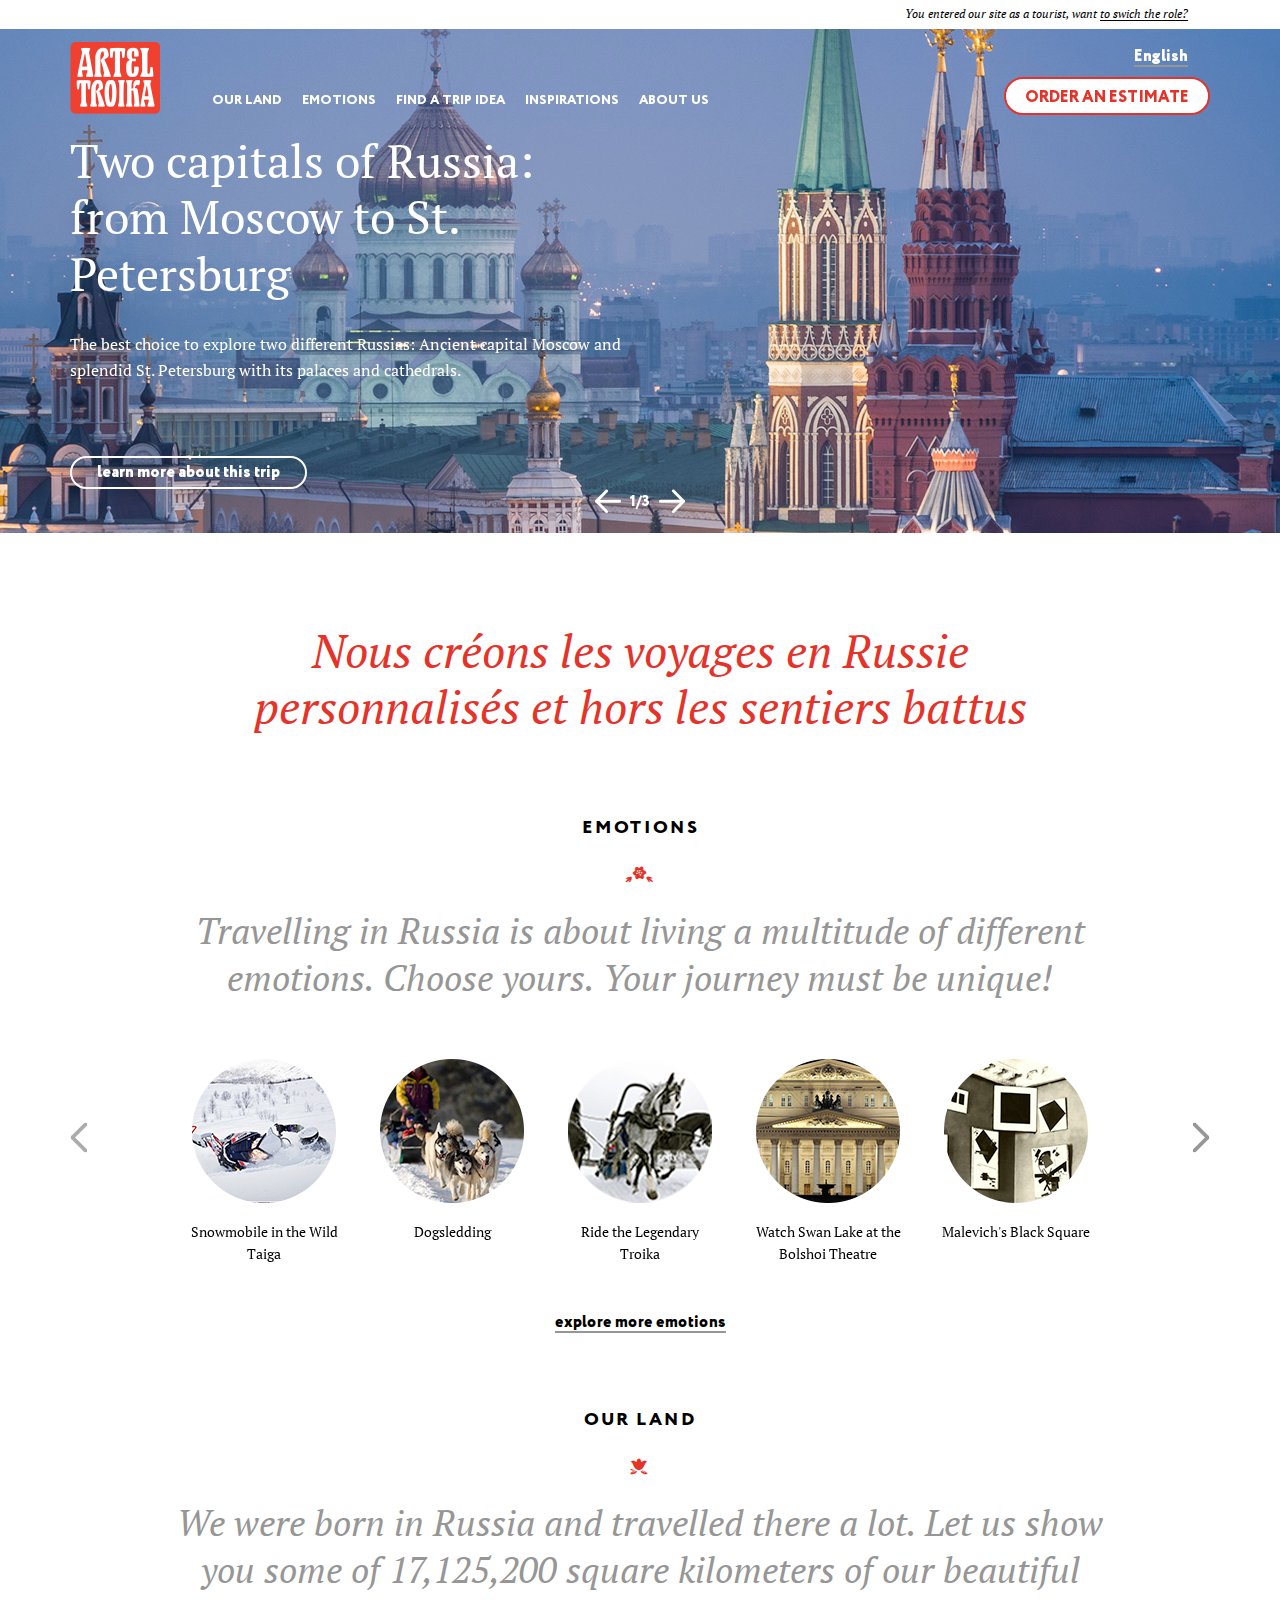
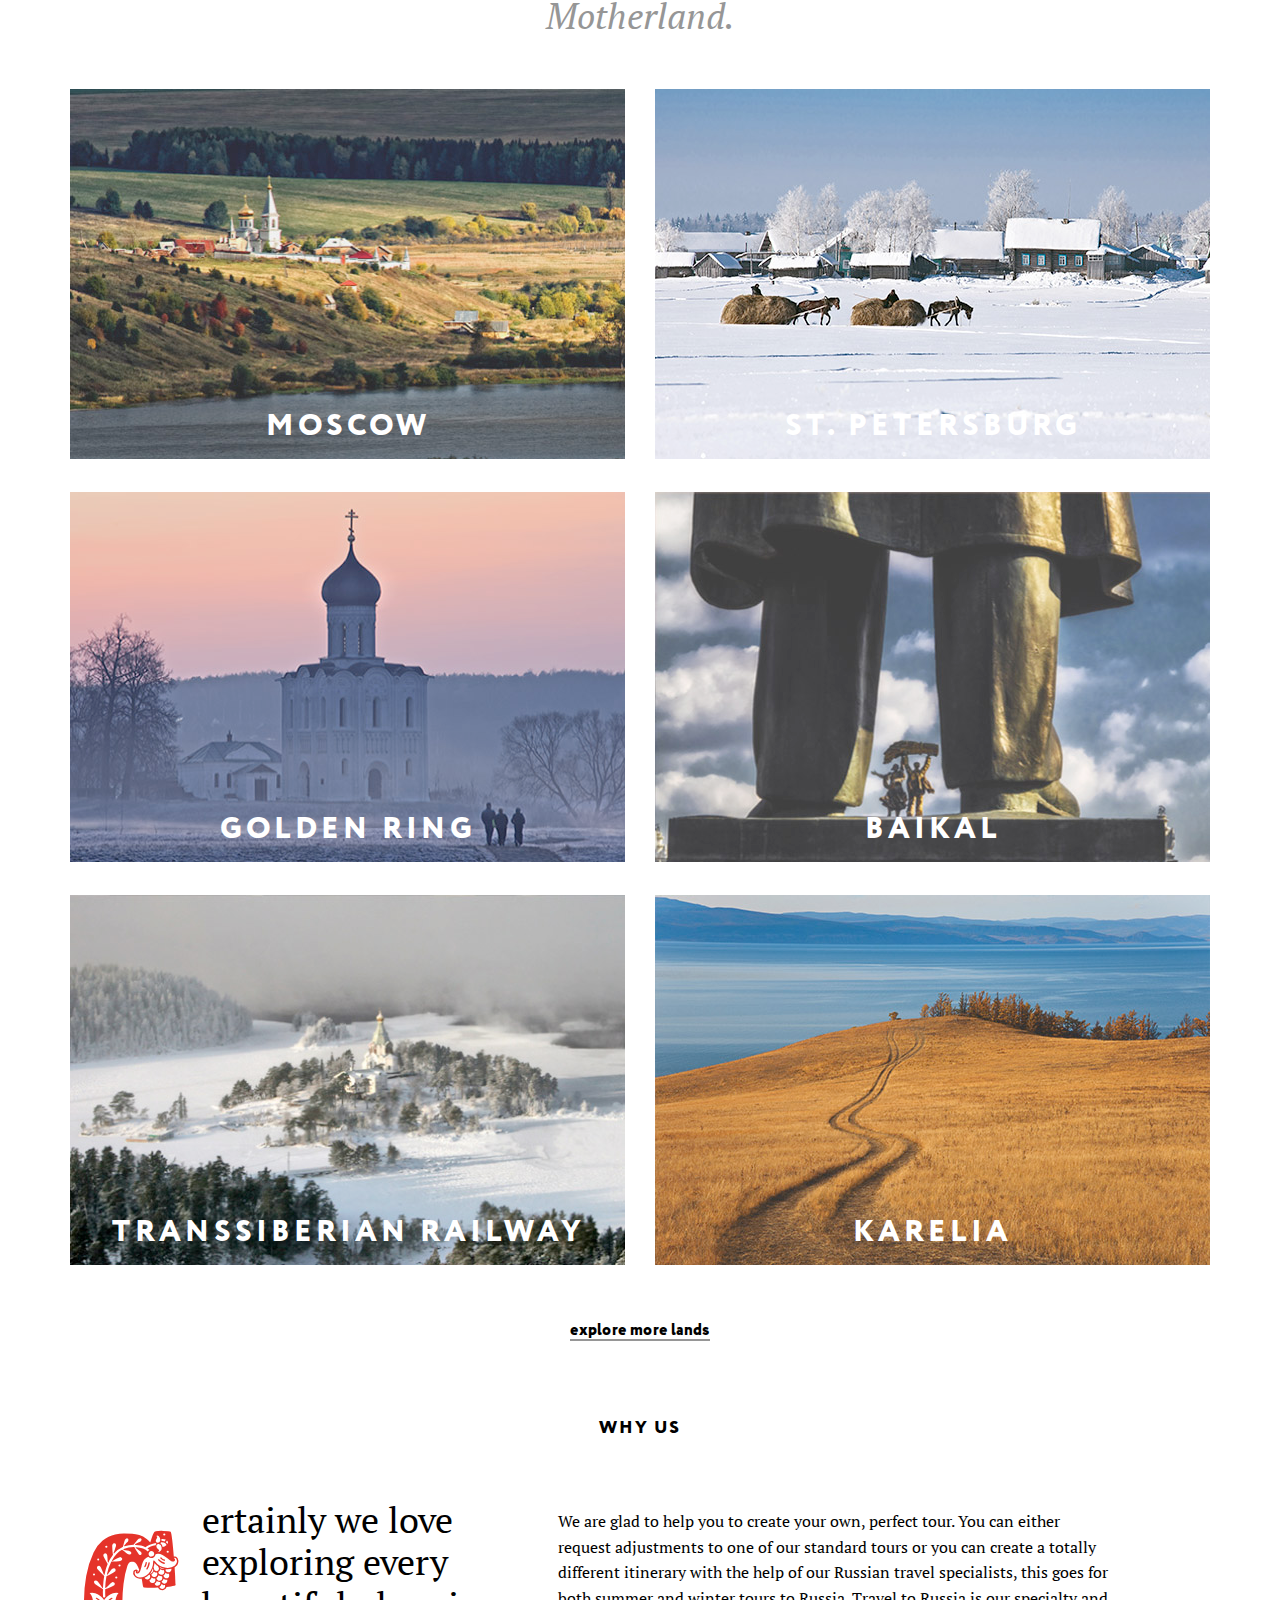
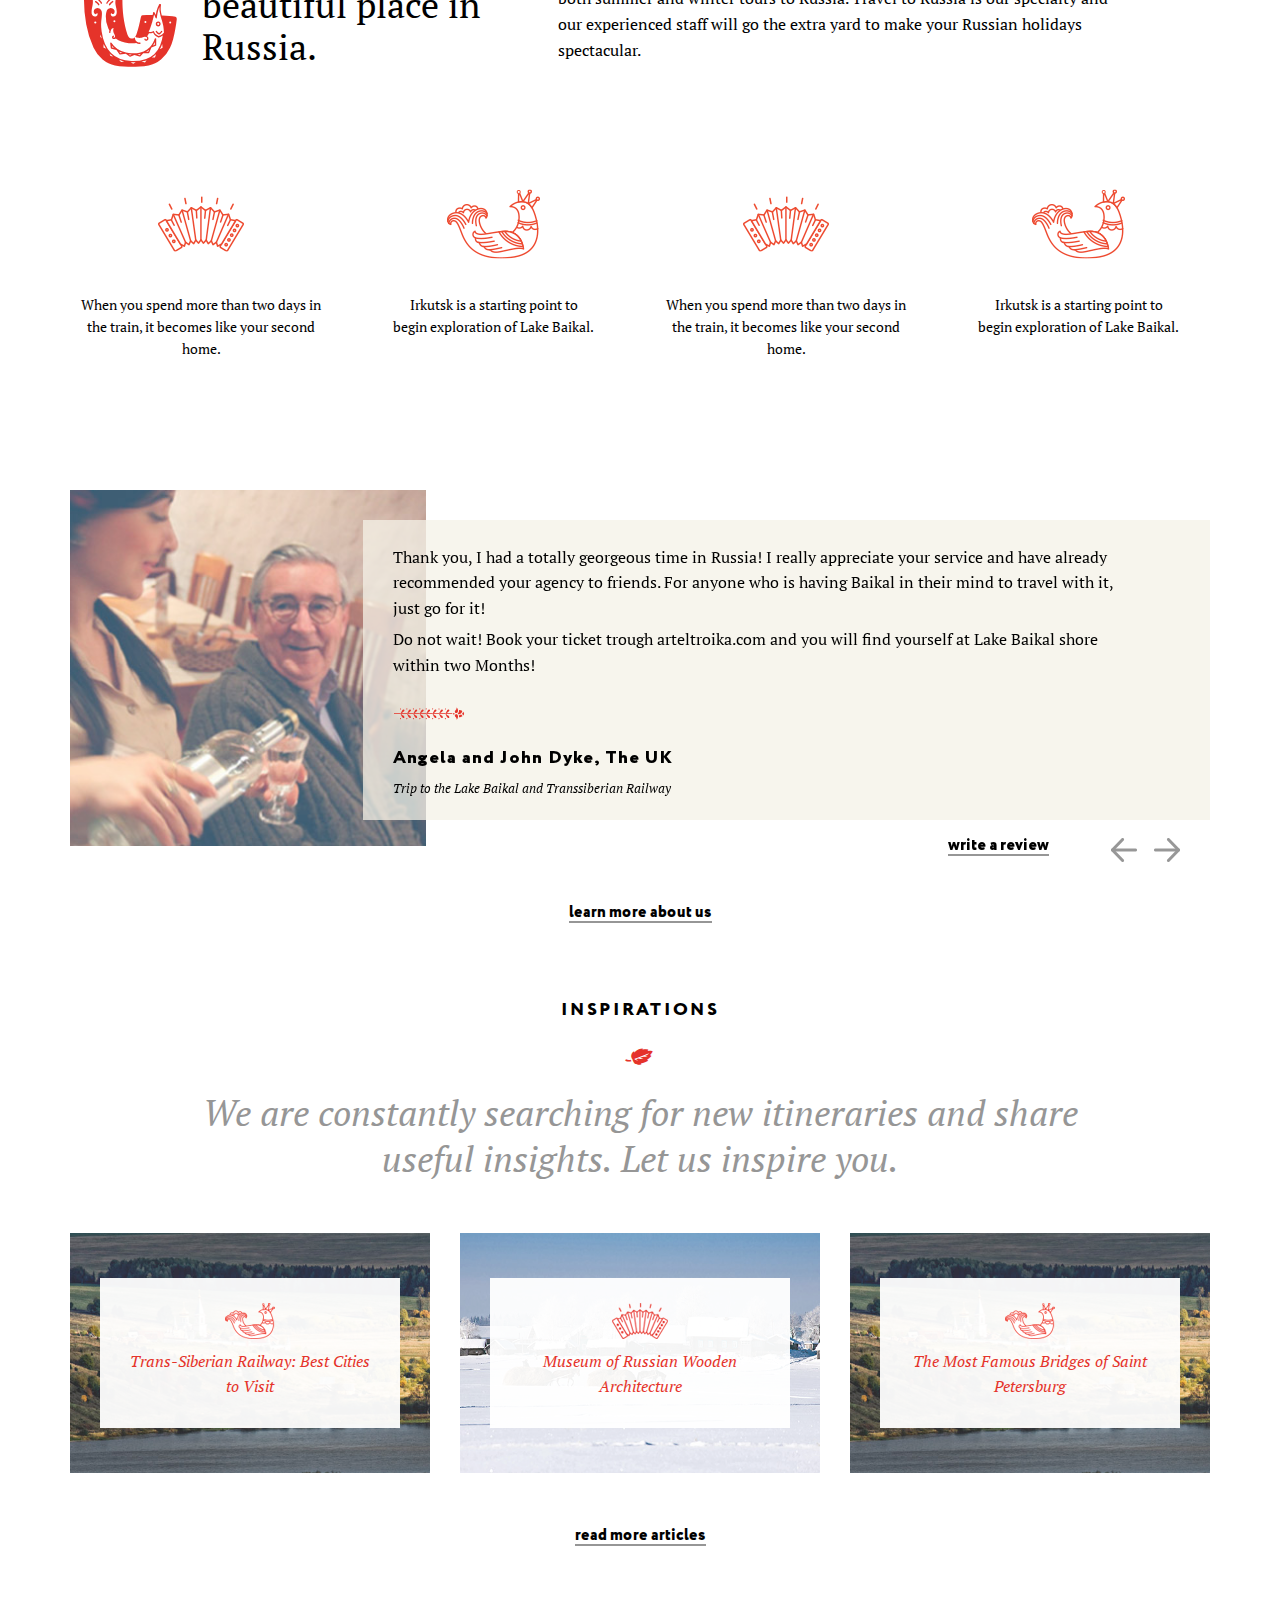
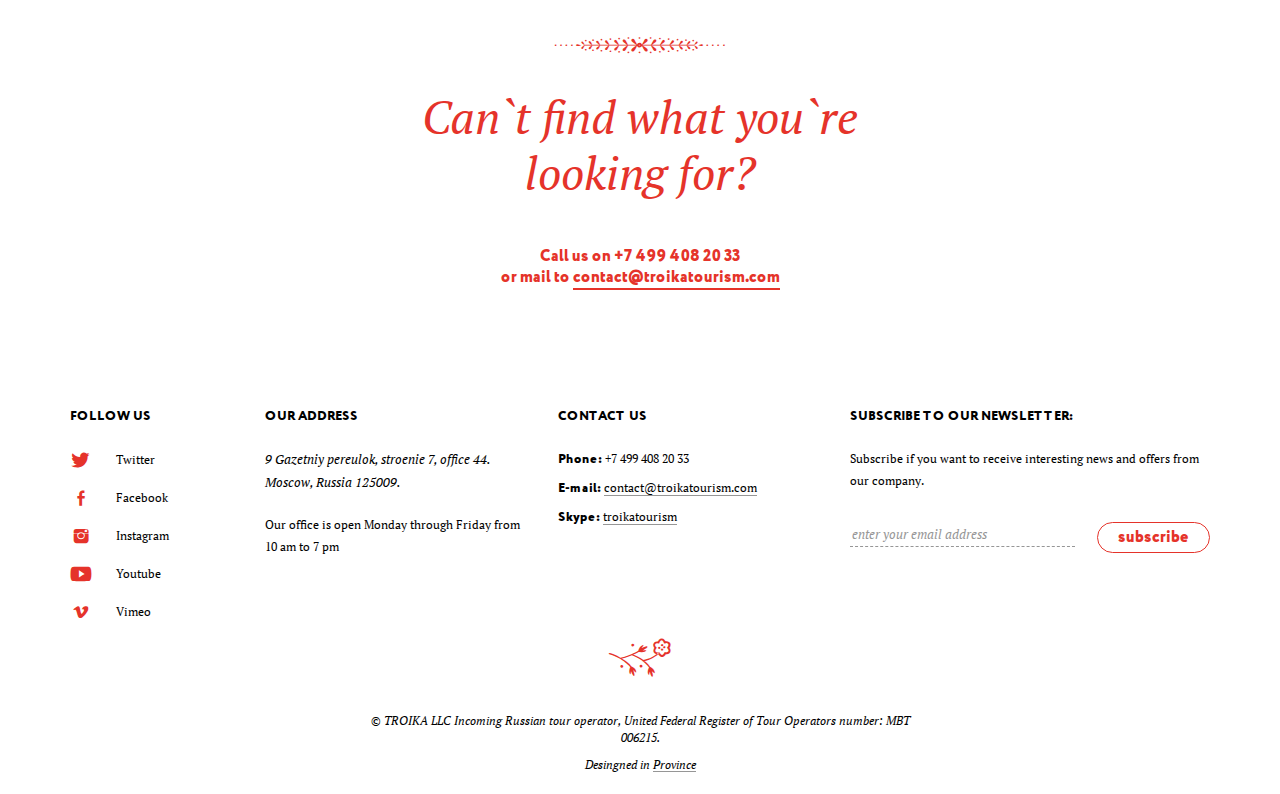
<file: index.html>
<!DOCTYPE html>
<html>
<head>
<meta http-equiv="content-type" content="text/html;charset=utf8">
<meta http-equiv="X-UA-Compatible" content="IE=edge" />
<meta name="viewport" content="width=device-width, initial-scale=1.0, user-scalable=0">
<meta name="apple-mobile-web-app-capable" content="yes">
<meta name="HandheldFriendly" content="true" />
<meta name="apple-touch-fullscreen" content="yes" />
<meta name="format-detection" content="telephone=no">
<link rel="icon" type="image/x-icon" href="img/favicon.ico">
<link rel="shortcut icon" type="image/x-icon" href="img/favicon.ico">
<link rel="stylesheet" type="text/css" href="css/styles.css">
<link rel="stylesheet" type="text/css" href="css/media.css">
<link rel="stylesheet" type="text/css" href="css/bootstrap.css">
<link rel="stylesheet" type="text/css" href="css/slick.css">
<link rel="stylesheet" type="text/css" href="css/slick-theme.css">
<link rel="stylesheet" type="text/css" href="css/animate.css">
<link rel="stylesheet" href="css/demo.css">
<link rel="stylesheet" type="text/css" href="css/massive-menu.css">
<link href='https://fonts.googleapis.com/css?family=PT+Serif:400,400italic' rel='stylesheet' type='text/css'>
<script src="js/jquery.min.js"></script>
<script src="js/bootstrap.min.js"></script>
<script src="js/custom.js"></script>
<script src="js/slick.js"></script>
<script src="js/jquery.cookie.js"></script>
<script src="js/jquery.sticky-kit.min.js"></script>
<script src="js/jquery.custom-scroll.js"></script>
<script src="js/massive-menu.js"></script>
<script src="js/data-img.js"></script>

<title>Artel Troika - Main page</title>

<script type="text/javascript">
$(document).ready(function(){
$('.data-img').dataImg({
    xsm: 630,
    sml: 767,
    med: 1199,
    lrg: 1200,
    resize: true
});

$(window).scroll(function(){
    var params = new Object();
    params.docH = $(document).height();
    params.winH = $(window).height();
    params.scrollTop = $(this).scrollTop();
    params.checkSum = params.scrollTop + params.winH;
    //console.log(params);
    if(parseInt(params.scrollTop) > 0){
        //console.log('Страница была прокручена от начала');
        $('#upLine').slideUp('fast');
    }else{
        //console.log('Смещение = 0');
        $('#upLine').slideDown('fast');
    }
});

$(function(){
    // set cookie 
    var cookieName = 'check-user1';
    var cookieOptions = {expires: 1, path: '/'};
    $("#" + $.cookie(cookieName)).addClass("hidden");
    $("[data-toggle='tooltip']").tooltip();
    $(window).on({
        'load':function() {
            stickyAffix();
            stickyMap();
        },
        'scroll':function() {
            var top = $(this).scrollTop();
            if(top > 1) {
                $(".mm-container").addClass('scrolled');
            } 
            else {
                $(".mm-container").removeClass('scrolled');
            }
        }
    });
});

var $Slider_counter = $('.header-slider-nav_counter');
var $HeaderSlider = $('#header-slider');
$HeaderSlider.on('init reInit afterChange', function (event, slick, currentSlide, nextSlide) {
    //currentSlide is undefined on init -- set it to 0 in this case (currentSlide is 0 based)
    var i = (currentSlide ? currentSlide : 0) + 1;
    $Slider_counter.text(i + '/' + slick.slideCount);
});
// $HeaderSlider.slick({
//     infinite: true,
//     slidesToShow: 1,
//     slidesToScroll: 1,
//     autoplay: true,
//     autoplaySpeed: 5000,
//     arrows: false,
//     dots: false
// });
$(".header-slider-nav_left a").click(function(e){
    e.preventDefault();
    $HeaderSlider.slick('slickPrev');
});
$(".header-slider-nav_right a").click(function(e){
    e.preventDefault();
    $HeaderSlider.slick('slickNext');
});

$('.slider').on('init reInit afterChange', function (event, slick, currentSlide, nextSlide) {
    //currentSlide is undefined on init -- set it to 0 in this case (currentSlide is 0 based)
    var i = (currentSlide ? currentSlide : 0) + 1;
    $Slider_counter.text(i + '/' + slick.slideCount);
});

$('.slider').slick({
    infinite: true,
    slidesToShow: 1,
    slidesToScroll: 1,
    autoplay: true,
    autoplaySpeed: 5000,
    arrows: false,
    dots: false
});

$(".header-slider-nav_left a").on("click", function(e){
    e.preventDefault();
    $parent = $(this).closest(".header-slider-container");
    $parent.find(".slider").slick('slickPrev');
});
$(".header-slider-nav_right a").on("click", function(e){
    e.preventDefault();
    $parent = $(this).closest(".header-slider-container");
    $parent.find(".slider").slick('slickNext');
});

$('#emotions-section_slider').slick({
  dots: false,
  infinite: false,
  speed: 250,
  autoplay: false,
  arrows: true,
  slidesToShow: 5,
  slidesToScroll: 1,
  responsive: [
    {
      breakpoint: 1200,
      settings: {
        slidesToShow: 4,
        slidesToScroll: 1,
      }
    },
    {
      breakpoint: 992,
      settings: {
        slidesToShow: 3,
        slidesToScroll: 1
      }
    },
    {
      breakpoint: 768,
      settings: {
        slidesToShow: 1,
        slidesToScroll: 1
      }
    }
  ]
});


$('#emotions-section_slider2').slick({
  dots: false,
  infinite: false,
  speed: 250,
  autoplay: false,
  arrows: true,
  slidesToShow: 5,
  slidesToScroll: 1,
  responsive: [
    {
      breakpoint: 768,
      settings: {
        slidesToShow: 1,
        // slidesToScroll: 1
      }
    }
  ]
});

$(document).on('click mouseenter', '.slick-arrow.slick-disabled', function(e) {
    $(this).animateCss('jello');
});

// comments slider
$("#whyus-section_comments-slider").slick({
    // adaptiveHeight: true,
    infinite: true,
    slidesToShow: 1,
    slidesToScroll: 1,
    autoplay: false,
    arrows: false,
    dots: false,
    fade:true
});
$(".whyus-section_comments-nav_left a").click(function(e){
    e.preventDefault();
    $("#whyus-section_comments-slider").slick('slickPrev');
});
$(".whyus-section_comments-nav_right a").click(function(e){
    e.preventDefault();
    $("#whyus-section_comments-slider").slick('slickNext');
});

});
</script>
</head>
<body>
<div id="scroll-share">
    <div class="social" data-url="http://troika.tomgorod.ru/" data-title="Artel Troika">
        <a href="javascript:;" class="tw push" data-id="tw"><i class="icon-btn_twitter"></i></a>
        <a href="javascript:;" class="fb push" data-id="fb"><i class="icon-btn_fb"></i></a>
    </div>
    <div id="scroll-up"><i class="icon-btn_spoiler_up"></i></div>
</div>
<nav class="mm-container mm-fixed-top" id="mm-nav">
    <div class="top-help-block" id="check-user1">
        <div class="container">
            <div class="row">
                <div class="col-xs-12 col-sm-12 col-md-12 col-lg-12">
                    <div class="top-help-block-link" id="upLine">
                        You entered our site as a tourist, 
                        want <a href="javascript:;">to swich the role?</a> 
                    </div>
                </div>
            </div>
        </div>
    </div>

    <div class="container" id="upMenu">
        <div class="mm-container-inside">
            <div class="row">
                <div class="col-xs-12 col-sm-12 col-md-12 col-lg-12" id="newID">
                    <div class="mm-logos-box">
                        <div class="mm-mobile-open" id="buterId">
                            <button id="" class="open--mob mm-open-icon cmn-toggle-switch cmn-toggle-switch__htx" style="display: inline-block">
                              <span>toggle menu</span>
                            </button>
                        </div>
                        <div class="mm-logos" id="logoImg">
                            <a href="index.html"></a>
                        </div>
                    </div>
                    <div class="mm-nav-line">
                        <ul>
                            <li><a href="ourland.html">Our land</a></li>
                            <li><a href="emotions.html">Emotions</a></li>
                            <li><a href="find.html">Find a trip idea</a></li>
                            <li><a href="inspirations.html">Inspirations</a></li>
                            <li><a href="about.html">About us</a></li>
                        </ul>
                    </div>
                    <div class="lang-switch">
                        <ul>
                            <li class="lang-button"><a href="#" data-toggle="modal" data-target="#langswitch-modal">English</a></li>
                            <li id="bigButton" class="order-button"><a href="javascript:;">Order an Estimate</a></li>
                        </ul>
                    </div>
                </div>
            </div>
        </div>
    </div>

<!--добавленный контейнер-->
    <div class="mm-mobile-menu">
        <div class="mm-nav-mobile">
            <ul id="pageUl">
                <li><a href="ourland.html">Our land</a></li>
                <li><a href="emotions.html">Emotions</a></li>
                <li><a href="find.html">Find a trip idea</a></li>
                <li><a href="inspirations.html">Inspirations</a></li>
                <li><a href="about.html">About us</a></li>
                <li>
                    <div class="lang-switch" style="">
                        <ul>
                            <li class="lang-button" id=""><a href="#" data-toggle="modal" data-target="#langswitch-modal">English</a></li>
                            <li class="order-button" id="bigButton2"><a href="javascript:;">Order an Estimate</a></li>
                        </ul>
                    </div>
                </li>
            </ul>
            <div class="footer-contacts_contacts">
                <ul>
                    <li><a href="tel:+74994082033" class="no-border">+7 499 408 20 33</a></li>
                    <li><a href="mailto:contact@troikatourism.com">contact@troikatourism.com</a></li>
                </ul>
            </div>
            <div class="">
                <div class="footer-contacts_T">
                    Follow us
                </div>
                <div class="footer-contacts_social">
                    <ul>
                        <li><a href="javascript:;"><i class="icon-btn_twitter"></i></a></li>
                        <li><a href="javascript:;"><i class="icon-btn_fb"></i></a></li>
                        <li><a href="javascript:;"><i class="icon-btn_instagram"></i></a></li>
                        <li><a href="javascript:;"><i class="icon-btn_youtube"></i></a></li>
                        <li><a href="javascript:;"><i class="icon-btn_vimeo"></i></a></li>
                    </ul>
                </div>
            </div>
            <div class="" style="">
                <ul>
                    <li class="lang-button2" id="langButton2"><a href="#" data-toggle="modal" data-target="#langswitch-modal">English</a></li>
                </ul>
            </div>
        </div>
        <div class="mm-top-block mobile">
            <div class="container">
                <div class="row">
                    <div class="col-xs-12 col-sm-12 col-md-12 col-lg-12">
                        <div class="mm-top-block-container">
                        </div>
                    </div>
                </div>
            </div>
        </div>
    </div>
<!--конец добавленного контейнера-->
</nav>

<section class="header header-slider header-main">
    <div class="header-slider-container">
        <div id="header-slider">
            <div>
                <img src="img/img_slider_001.jpg" class="img-responsive data-img" data-lrg="img/img_slider_001.jpg" data-med="img/img_slider_0001().jpg" data-sml="img/img_slider_00001.jpg" data-xsm="img/img_slider_000001.jpg">
                <div class="container">
                    <div class="row">
                        <div class="col-xs-12 col-sm-6 col-md-6 col-lg-6">
                            <div class="header-slider_item">
                                <div class="header-slider_item-T">Two capitals of Russia: from Moscow to St. Petersburg</div>
                                <div class="header-slider_item-T-sub general_sub">The best choice to explore two different Russias: Ancient capital Moscow and splendid St. Petersburg with its palaces and cathedrals.</div>
                                <a href="javascript:;">learn more about this trip</a>
                            </div>
                        </div>
                    </div>
                </div>
            </div>
            <div>
                <img src="img/img_slider_002.jpg" class="img-responsive data-img" data-lrg="img/img_slider_001.jpg" data-med="img/img_slider_0001().jpg" data-sml="img/img_slider_00001.jpg" data-xsm="img/img_slider_000001.jpg">
                <div class="container">
                    <div class="row">
                        <div class="col-xs-12 col-sm-6 col-md-6 col-lg-6">
                            <div class="header-slider_item">
                                <div class="header-slider_item-T">Two capitals of Russia: from Moscow to St. Petersburg</div>
                                <div class="header-slider_item-T-sub general_sub">The best choice to explore two different Russias: Ancient capital Moscow and splendid St. Petersburg with its palaces and cathedrals.</div>
                                <a href="javascript:;">learn more about this trip</a>
                            </div>
                        </div>
                    </div>
                </div>
            </div>
            <div>
                <img src="img/img_slider_001.jpg" class="img-responsive data-img" data-lrg="img/img_slider_001.jpg" data-med="img/img_slider_0001().jpg" data-sml="img/img_slider_00001.jpg" data-xsm="img/img_slider_000001.jpg">
                <div class="container">
                    <div class="row">
                        <div class="col-xs-12 col-sm-6 col-md-6 col-lg-6">
                            <div class="header-slider_item">
                                <div class="header-slider_item-T">Two capitals of Russia: from Moscow to St. Petersburg</div>
                                <div class="header-slider_item-T-sub general_sub">The best choice to explore two different Russias: Ancient capital Moscow and splendid St. Petersburg with its palaces and cathedrals.</div>
                                <a href="javascript:;">learn more about this trip</a>
                            </div>
                        </div>
                    </div>
                </div>
            </div>
        </div>
        <div class="header-slider-nav">
            <div class="header-slider-nav_left">
                <a href="#"></a>
            </div>
            <div class="header-slider-nav_counter"></div>
            <div class="header-slider-nav_right">
                <a href="#"></a>
            </div>
        </div>
    </div>
</section>
<section class="mainpage-section emotions-section">
    <div class="container">
        <div class="row">
            <div class="col-xs-12 col-sm-12 col-md-12 col-lg-12">
                <div class="footer_T" style="margin-bottom:80px;">
                    <h1 style="font-style:italic;">Nous créons les voyages en Russie<br>personnalisés et hors les sentiers battus</h1>
                </div>
            </div>
            <div class="col-xs-12 col-sm-12 col-md-12 col-lg-12">
                <div class="section_T">
                    Emotions
                    <i class="icon-ic_flower_3"></i>
                </div>
            </div>
            <div class="col-xs-12 col-sm-12 col-md-12 col-lg-10 col-lg-offset-1">
                <div class="emotions-section_introtext section_introtext">
                    <h4>Travelling in Russia is about living a multitude of different emotions. Choose yours. Your journey must be unique!</h4>
                </div>
            </div>
            <div class="col-xs-12 col-sm-12 col-md-12 col-lg-12">
                <div class="emotions-section_slider-container">
                    <div id="emotions-section_slider">
                        <div>
                            <div class="emotions-section_slider-item">
                                <a href="javascript:;">
                                    <div class="emotions-section_slider-item_img">
                                        <img src="img/img_slider_emotions_001.png">
                                    </div>
                                    <div class="emotions-section_slider-item_T">
                                        Snowmobile in the Wild Taiga
                                    </div>
                                </a>
                            </div>
                        </div>
                        <div>
                            <div class="emotions-section_slider-item">
                                <a href="javascript:;">
                                    <div class="emotions-section_slider-item_img">
                                        <img src="img/img_slider_emotions_002.png">
                                    </div>
                                    <div class="emotions-section_slider-item_T">
                                        Dogsledding
                                    </div>
                                </a>
                            </div>
                        </div>
                        <div>
                            <div class="emotions-section_slider-item">
                                <a href="javascript:;">
                                    <div class="emotions-section_slider-item_img">
                                        <img src="img/img_slider_emotions_003.png">
                                    </div>
                                    <div class="emotions-section_slider-item_T">
                                        Ride the Legendary Troika
                                    </div>
                                </a>
                            </div>
                        </div>
                        <div>
                            <div class="emotions-section_slider-item">
                                <a href="javascript:;">
                                    <div class="emotions-section_slider-item_img">
                                        <img src="img/img_slider_emotions_004.png">
                                    </div>
                                    <div class="emotions-section_slider-item_T">
                                        Watch Swan Lake at the Bolshoi Theatre
                                    </div>
                                </a>
                            </div>
                        </div>
                        <div>
                            <div class="emotions-section_slider-item">
                                <a href="javascript:;">
                                    <div class="emotions-section_slider-item_img">
                                        <img src="img/img_slider_emotions_005.png">
                                    </div>
                                    <div class="emotions-section_slider-item_T">
                                        Malevich's Black Square
                                    </div>
                                </a>
                            </div>
                        </div>
                        <div>
                            <div class="emotions-section_slider-item">
                                <a href="javascript:;">
                                    <div class="emotions-section_slider-item_img">
                                        <img src="img/img_slider_emotions_003.png">
                                    </div>
                                    <div class="emotions-section_slider-item_T">
                                        Ride the Legendary Troika
                                    </div>
                                </a>
                            </div>
                        </div>
                        <div>
                            <div class="emotions-section_slider-item">
                                <a href="javascript:;">
                                    <div class="emotions-section_slider-item_img">
                                        <img src="img/img_slider_emotions_004.png">
                                    </div>
                                    <div class="emotions-section_slider-item_T">
                                        Watch Swan Lake at the Bolshoi Theatre
                                    </div>
                                </a>
                            </div>
                        </div>
                        <div>
                            <div class="emotions-section_slider-item">
                                <a href="javascript:;">
                                    <div class="emotions-section_slider-item_img">
                                        <img src="img/img_slider_emotions_005.png">
                                    </div>
                                    <div class="emotions-section_slider-item_T">
                                        Malevich's Black Square
                                    </div>
                                </a>
                            </div>
                        </div>
                    </div>
                </div>
                <div class="emotions-section_slider-more section_morelink">
                    <a href="javascript:;">explore more emotions</a>
                </div>
            </div>
        </div>
    </div>
</section>

<section class="mainpage-section our-land">
    <div class="container">
        <div class="row">
            <div class="col-xs-12 col-sm-12 col-md-12 col-lg-12">
                <div class="section_T">
                    Our land
                    <i class="icon-ic_flower_1"></i>
                </div>
            </div>
            <div class="col-xs-12 col-sm-12 col-md-12 col-lg-10 col-lg-offset-1">
                <div class="our-land_introtext section_introtext">
                    <h4>We were born in Russia and travelled there a lot. Let us show you some of 17,125,200 square kilometers of our beautiful Motherland.</h4>
                </div>
            </div>
        </div>
        <div class="row">
            <div class="col-xs-12 col-sm-6 col-md-6 col-lg-6">
                <div class="our-land_grid-item">
                    <a href="javascript:;">
                        <div class="our-land_grid-item_img">
                            <img src="img/img_our_land_001.jpg" class="img-responsive">
                        </div>
                        <div class="our-land_grid-item_T">
                            moscow
                        </div>
                    </a>
                </div>
            </div>
            <div class="col-xs-12 col-sm-6 col-md-6 col-lg-6">
                <div class="our-land_grid-item">
                    <a href="javascript:;">
                        <div class="our-land_grid-item_img">
                            <img src="img/img_our_land_002.jpg" class="img-responsive">
                        </div>
                        <div class="our-land_grid-item_T">
                            St. Petersburg
                        </div>
                    </a>
                </div>
            </div>
            <div class="col-xs-12 col-sm-6 col-md-6 col-lg-6">
                <div class="our-land_grid-item">
                    <a href="javascript:;">
                        <div class="our-land_grid-item_img">
                            <img src="img/img_our_land_003.jpg" class="img-responsive">
                        </div>
                        <div class="our-land_grid-item_T">
                            golden ring
                        </div>
                    </a>
                </div>
            </div>
            <div class="col-xs-12 col-sm-6 col-md-6 col-lg-6">
                <div class="our-land_grid-item">
                    <a href="javascript:;">
                        <div class="our-land_grid-item_img">
                            <img src="img/img_our_land_004.jpg" class="img-responsive">
                        </div>
                        <div class="our-land_grid-item_T">
                            baikal
                        </div>
                    </a>
                </div>
            </div>
            <div class="col-xs-12 col-sm-6 col-md-6 col-lg-6">
                <div class="our-land_grid-item">
                    <a href="javascript:;">
                        <div class="our-land_grid-item_img">
                            <img src="img/img_our_land_005.jpg" class="img-responsive">
                        </div>
                        <div class="our-land_grid-item_T">
                            TransSiberian Railway
                        </div>
                    </a>
                </div>
            </div>
            <div class="col-xs-12 col-sm-6 col-md-6 col-lg-6">
                <div class="our-land_grid-item">
                    <a href="javascript:;">
                        <div class="our-land_grid-item_img">
                            <img src="img/img_our_land_006.jpg" class="img-responsive">
                        </div>
                        <div class="our-land_grid-item_T">
                            Karelia
                        </div>
                    </a>
                </div>
            </div>
        </div>
        <div class="row">
            <div class="our-land-more section_morelink">
                <a href="javascript:;">explore more lands</a>
            </div>
        </div>
    </div>
</section>

<section class="mainpage-section whyus-section">
    <div class="container">
        <div class="row">
            <div class="col-xs-12 col-sm-12 col-md-12 col-lg-12">
                <div class="section_T">
                    Why us
                    <i class="icon-ic_flower_3"></i>
                </div>
            </div>
        </div>
        <div class="row whyus-section_letter">
            <div class="col-xs-12 col-sm-12 col-md-6 col-lg-5">
                <div class="letter-box">
                    <p>Certainly we love exploring every beautiful place in Russia.</p>
                </div>
            </div>
            <div class="col-xs-12 col-sm-12 col-md-6 col-lg-6">
                <div class="whyus-section_text-box">
                    <p>We are glad to help you to create your own, perfect tour. You can either request adjustments to one of our standard tours or you can create a totally different itinerary with the help of our Russian travel specialists, this goes for both summer and winter tours to Russia. Travel to Russia is our specialty and our experienced staff will go the extra yard to make your Russian holidays spectacular.</p>
                </div>
            </div>
        </div>
        <div class="row whyus-section_grid">
            <div class="col-xs-12 col-sm-6 col-md-3 col-lg-3">
                <div class="whyus-section_grid-item">
                    <div class="whyus-section_grid-item_img">
                        <img src="img/img_about_company_002.png">
                    </div>
                    <div class="whyus-section_grid-item_text">
                        When you spend more than two days in the train, it becomes like your second home.
                    </div>
                </div>
            </div>
            <div class="col-xs-12 col-sm-6 col-md-3 col-lg-3">
                <div class="whyus-section_grid-item">
                    <div class="whyus-section_grid-item_img">
                        <img src="img/img_about_company_001.png">
                    </div>
                    <div class="whyus-section_grid-item_text">
                        Irkutsk is a starting point to<br>begin exploration of Lake Baikal.
                    </div>
                </div>
            </div>
            <div class="col-xs-12 col-sm-6 col-md-3 col-lg-3">
                <div class="whyus-section_grid-item">
                    <div class="whyus-section_grid-item_img">
                        <img src="img/img_about_company_002.png">
                    </div>
                    <div class="whyus-section_grid-item_text">
                        When you spend more than two days in the train, it becomes like your second home.
                    </div>
                </div>
            </div>
            <div class="col-xs-12 col-sm-6 col-md-3 col-lg-3">
                <div class="whyus-section_grid-item">
                    <div class="whyus-section_grid-item_img">
                        <img src="img/img_about_company_001.png">
                    </div>
                    <div class="whyus-section_grid-item_text">
                        Irkutsk is a starting point to<br>begin exploration of Lake Baikal.
                    </div>
                </div>
            </div>
        </div>

        <!--добавленный контейнер2-->
        <div class="row whyus-section_after section_introtext">
            <div class="col-xs-12 col-sm-12 col-md-12 col-lg-12">
                <div class="whyus-section_after-text">
                    <p>Feedack from our clients is extremely important to us. We gather this feedback after the trip.</p>
                </div>
            </div>
        </div>
        <!--конец добавленного контейнера2-->

        <div class="row whyus-section_comments">
            <div class="whyus-section_comments-container">
                <div id="whyus-section_comments-slider">

                    <div>
                        <div class="whyus-section_comments-slider_item">
                            <div class="whyus-section_comments-slider-item_img">
                                <img src="img/img_review_photo_001.jpg">
                            </div>
                            <div class="col-xs-12 col-sm-12 col-md-9 col-md-offset-3 col-lg-9 col-lg-offset-3">
                                <div class="whyus-section_comments-slider-item_content">
                                    <p>Thank you, I had a totally georgeous time in Russia! I really appreciate your service and have already recommended your agency to friends. For anyone who is having Baikal in their mind to travel with it, just go for it!</p>
                                    <p>Do not wait! Book your ticket trough arteltroika.com and you will find yourself at Lake Baikal shore within two Months!</p>
                                    <div class="whyus-section_comments-slider-item_content-footer">
                                        <i class="icon-ic_flower_7"></i>
                                        <div class="whyus-section_comments-slider-item_content-footer_T">
                                            Angela and John Dyke, The UK
                                        </div>
                                        <div class="whyus-section_comments-slider-item_content-footer_T-sub">
                                            Trip to the Lake Baikal and Transsiberian Railway
                                        </div>
                                    </div>
                                </div>
                            </div>
                        </div>
                    </div>
                    <div>
                        <div class="whyus-section_comments-slider_item">
                            <div class="whyus-section_comments-slider-item_img">
                                <img src="img/img_review_photo_001.jpg">
                            </div>
                            <div class="col-xs-12 col-sm-12 col-md-9 col-md-offset-3 col-lg-9 col-lg-offset-3">
                                <div class="whyus-section_comments-slider-item_content">
                                    <p>Thank you, I had a totally georgeous time in Russia! I really appreciate your service and have already recommended your agency to friends. For anyone who is having Baikal in their mind to travel with it, just go for it!</p>
                                    <p>Do not wait! Book your ticket trough arteltroika.com and you will find yourself at Lake Baikal shore within two Months!</p>
                                    <div class="whyus-section_comments-slider-item_content-footer">
                                        <i class="icon-ic_flower_7"></i>
                                        <div class="whyus-section_comments-slider-item_content-footer_T">
                                            Angela and John Dyke, The UK
                                        </div>
                                        <div class="whyus-section_comments-slider-item_content-footer_T-sub">
                                            Trip to the Lake Baikal and Transsiberian Railway
                                        </div>
                                    </div>
                                </div>
                            </div>
                        </div>
                    </div>
                </div>
                <div class="whyus-section_comments-nav">
                    <div class="whyus-section_comments-nav-more section_morelink">
                        <a href="javascript:;">write a review</a>
                    </div>
                    <div class="whyus-section_comments-nav_left">
                        <a href="#"></a>
                    </div>
                    <div class="whyus-section_comments-nav_right">
                        <a href="#"></a>
                    </div>
                </div>
            </div>
        </div>
        <div class="row">
            <div class="whyus-section-more section_morelink">
                <a href="javascript:;">learn more about us</a>
            </div>
        </div>
    </div>
</section>

<section class="mainpage-section blog-section">
    <div class="container">
        <div class="row">
            <div class="col-xs-12 col-sm-12 col-md-12 col-lg-12">
                <div class="section_T">
                    Inspirations
                    <i class="icon-ic_flower_4"></i>
                </div>
            </div>
            <div class="col-xs-12 col-sm-12 col-md-12 col-lg-10 col-lg-offset-1">
                <div class="blog-section_introtext section_introtext">
                    <h4>We are constantly searching for new itineraries and share useful insights. Let us inspire you.</h4>
                </div>
            </div>
        </div>
        <div class="row blog-section_grid">
            <div class="col-xs-12 col-sm-6 col-md-6 col-lg-4">
                <div class="blog-section_item">
                    <a href="javascript:;">
                        <img src="img/img_our_land_001.jpg" class="img-responsive">
                        <div class="blog-section_item-bg"></div>
                        <div class="blog-section_item-box">
                            <div class="blog-section_item-box_content">
                                <img src="img/img_inspirations_001.png">
                                <p>Trans-Siberian Railway: Best Cities to Visit</p>
                            </div>
                        </div>
                    </a>
                </div>
            </div>
            <div class="col-xs-12 col-sm-6 col-md-6 col-lg-4">
                <div class="blog-section_item">
                    <a href="javascript:;">
                        <img src="img/img_our_land_002.jpg" class="img-responsive">
                        <div class="blog-section_item-bg"></div>
                        <div class="blog-section_item-box">
                            <div class="blog-section_item-box_content">
                                <img src="img/img_inspirations_002.png">
                                <p>Museum of Russian Wooden Architecture</p>
                            </div>
                        </div>
                    </a>
                </div>
            </div>
            <div class="hidden-xs hidden-sm hidden-md col-lg-4">
                <div class="blog-section_item">
                    <a href="javascript:;">
                        <img src="img/img_our_land_001.jpg" class="img-responsive">
                        <div class="blog-section_item-bg"></div>
                        <div class="blog-section_item-box">
                            <div class="blog-section_item-box_content">
                                <img src="img/img_inspirations_001.png">
                                <p>The Most Famous Bridges of Saint Petersburg</p>
                            </div>
                        </div>
                    </a>
                </div>
            </div>
        </div>
        <div class="row">
            <div class="blog-section-more section_morelink">
                <a href="javascript:;">read more articles</a>
            </div>
        </div>
    </div>
</section>

<section class="footer">
    <div class="container">
        <div class="row footer_header">
            <div class="col-xs-12 col-sm-12 col-md-12 col-lg-12">
                <div class="footer_line">
                    <i class="icon-ic_flower_8"></i>
                </div>
            </div>
            <div class="col-xs-12 col-sm-10 col-sm-offset-1 col-md-10 col-md-offest-1 col-lg-6 col-lg-offset-3">
                <div class="footer_T">
                    Can`t find what you`re<br>looking for?
                </div>
                <div class="footer_T-sub">
                    Call us on +7 499 408 20 33<br>
                    or mail to <a href="mailto:contact@troikatourism.com">contact@troikatourism.com</a>
                </div>
            </div>
        </div>
        <div class="row">
            <div class="hidden-xs hidden-sm col-md-2 col-lg-2">
                <div class="footer-contacts_T">
                    Follow us
                </div>
                <div class="footer-contacts_social">
                    <ul>
                        <li><a href="javascript:;"><i class="icon-btn_twitter"></i><span>Twitter</span></a></li>
                        <li><a href="javascript:;"><i class="icon-btn_fb"></i><span>Facebook</span></a></li>
                        <li><a href="javascript:;"><i class="icon-btn_instagram"></i><span>Instagram</span></a></li>
                        <li><a href="javascript:;"><i class="icon-btn_youtube"></i><span>Youtube</span></a></li>
                        <li><a href="javascript:;"><i class="icon-btn_vimeo"></i><span>Vimeo</span></a></li>
                    </ul>
                </div>
            </div>
            <div class="col-xs-12 col-sm-6 col-md-5 col-lg-3">
                <div class="footer-contacts_T">
                    Our address
                </div>
                <div class="footer-contacts_content">
                    <p>9 Gazetniy pereulok, stroenie 7, office 44. Moscow, Russia 125009.</p>
                    <p>Our office is open Monday through Friday from 10 am to 7 pm</p>
                </div>
            </div>
            <div class="col-xs-12 col-sm-6 col-md-3 col-lg-3">
                <div class="footer-contacts_T">
                    Contact us
                </div>
                <div class="footer-contacts_contacts">
                    <ul>
                        <li>Phone: <a href="tel:+74994082033" class="no-border">+7 499 408 20 33</a></li>
                        <li>E-mail: <a href="mailto:contact@troikatourism.com">contact@troikatourism.com</a></li>
                        <li>Skype: <a href="skype:live:troikatourism?chat">troikatourism</a></li>
                    </ul>
                </div>
            </div>
            <div class="col-xs-12 col-sm-7 col-md-5 col-lg-4">
                <div class="footer-contacts_T">
                    Subscribe to our newsletter:
                </div>
                <div class="footer-contacts_form-T">
                    <p>Subscribe if you want to receive interesting news and offers from our company.</p>
                </div>
                <div class="footer-contacts_form">
                    <form action="" method="" class="base-form">
                        <div class="form-group float-group">
                            <input type="email" class="form-control" id="" required name="email" placeholder="enter your email address">
                        </div>
                        <div class="form-group float-group margin-left">
                            <button type="submit">subscribe</button>
                        </div>
                    </form>
                </div>
            </div>
        </div>
        <div class="row">
            <div class="col-xs-12 col-sm-12 col-md-12 col-lg-12">
                <div class="footer_line last"><i class="icon-ic_flower_9"></i></div>
            </div>
            <div class="col-xs-12 col-sm-12 col-md-12 col-lg-6 col-lg-offset-3">
                <div class="footer_copy">
                    © TROIKA LLC Incoming Russian tour operator, United Federal Register of Tour Operators number: MBT 006215.
                </div>
                <div class="footer_province">
                    Desingned in <a href="http://provincestudio.ru" title="Desingned in Province" target="_blank">Province</a>
                </div>
            </div>
        </div>
    </div>
</section>


<div class="base-modal">
    <div id="langswitch-modal" class="modal fade zoom" data-keyboard="true">
        <div class="modal-dialog">
            <div class="modal-content">
                <div class="modal-header">
                    <button type="button" class="close" data-dismiss="modal" aria-hidden="true"><i class="icon-btn_cross"></i></button>
                </div>
                <div class="modal-body">
                    <div class="section_T">
                        Select Language
                        <i class="icon-ic_flower_3"></i>
                    </div>
                    <div class="section_introtext">
                        Travelling in Russia is about living a multitude of different emotions. Choose yours. Your journey must be unique!
                    </div>
                    <div class="modal-section">
                        <div class="article">
                            <p>Please choose one of our website`s version and feel free to contact is in your language:</p>
                        </div>
                        <div class="article">
                            <ul>
                                <li class="active"><a href="javascript:;">English</a></li>
                                <li><a href="javascript:;">Francias</a></li>
                                <li><a href="javascript:;">Deutsch</a></li>
                            </ul>
                        </div>
                        <div class="article">
                            <p>Yes, we speak English!</p>
                            <p>Yes, we speak English!</p>
                            <p>Yes, we speak English!</p>
                        </div>
                    </div>
                </div>
            </div>
        </div>
    </div>
</div>
<div class="base-modal">
    <div id="map-modal" class="modal fade zoom" data-keyboard="true">
        <div class="modal-dialog">
            <div class="modal-content">
                <div class="modal-header">
                    <button type="button" class="close" data-dismiss="modal" aria-hidden="true"><i class="icon-btn_cross"></i></button>
                </div>
                <div class="modal-body">
                    <div class="section_T">
                        Map
                        <i class="icon-ic_flower_3"></i>
                    </div>
                    <div class="modal-section">
                        <div class="article">
                        </div>
                    </div>
                </div>
            </div>
        </div>
    </div>
</div>
<script></script>
<script src="js/demo.js"></script>
<script src="js/share.js"></script>
</body>
</html>
</file>
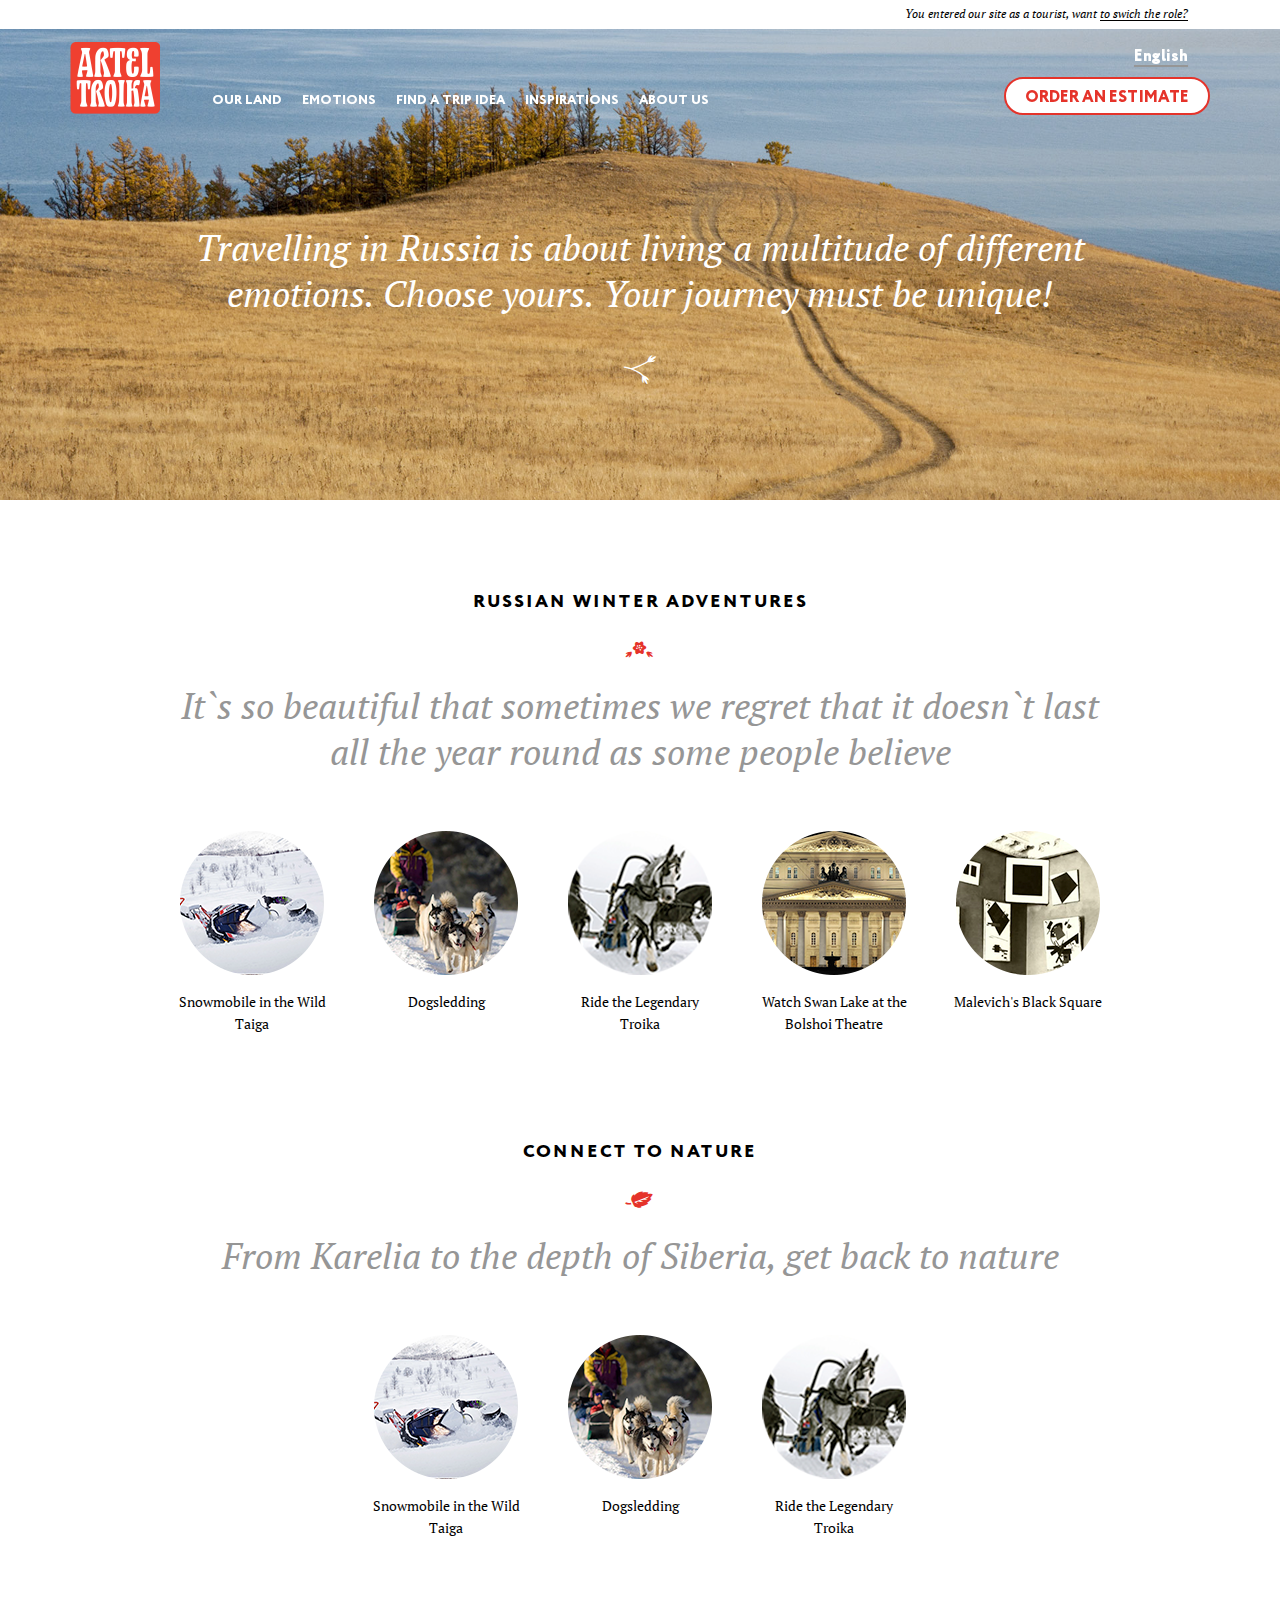
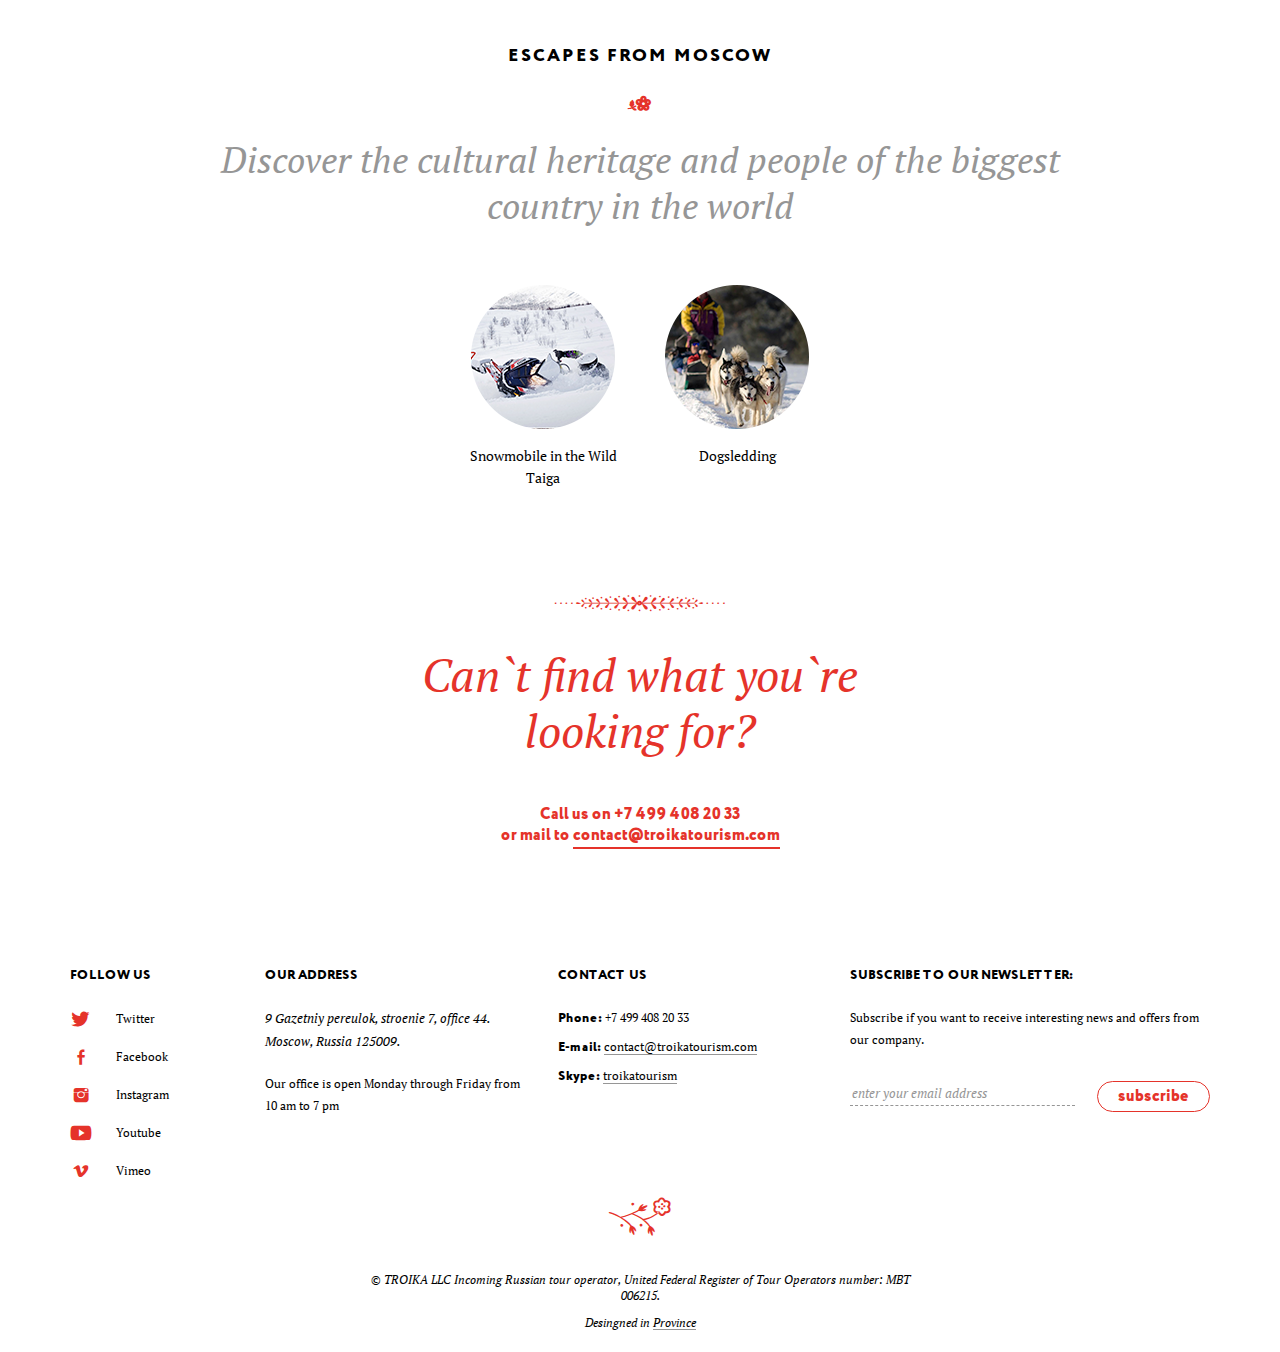
<file: emotions.html>
<!DOCTYPE html>
<html>
<head>
<meta http-equiv="content-type" content="text/html;charset=utf8">
<meta http-equiv="X-UA-Compatible" content="IE=edge" />
<meta name="viewport" content="width=device-width, initial-scale=1.0, user-scalable=0">
<meta name="apple-mobile-web-app-capable" content="yes">
<meta name="HandheldFriendly" content="true" />
<meta name="apple-touch-fullscreen" content="yes" />
<meta name="format-detection" content="telephone=no">
<link rel="icon" type="image/x-icon" href="img/favicon.ico">
<link rel="shortcut icon" type="image/x-icon" href="img/favicon.ico">
<link rel="stylesheet" type="text/css" href="css/styles.css">
<link rel="stylesheet" type="text/css" href="css/media.css">
<link rel="stylesheet" type="text/css" href="css/bootstrap.css">
<link rel="stylesheet" type="text/css" href="css/slick.css">
<link rel="stylesheet" type="text/css" href="css/slick-theme.css">
<link rel="stylesheet" type="text/css" href="css/animate.css">
<link rel="stylesheet" href="css/demo.css">
<link rel="stylesheet" type="text/css" href="css/massive-menu.css">
<link href='https://fonts.googleapis.com/css?family=PT+Serif:400,400italic' rel='stylesheet' type='text/css'>
<script src="js/jquery.min.js"></script>
<script src="js/bootstrap.min.js"></script>
<script src="js/custom.js"></script>
<script src="js/slick.js"></script>
<script src="js/jquery.cookie.js"></script>
<script src="js/jquery.sticky-kit.min.js"></script>
<script src="js/jquery.custom-scroll.js"></script>
<script src="js/massive-menu.js"></script>
<title>Artel Troika - Emotions</title>
<script type="text/javascript">
$(document).ready(function(){
$(window).on({
    'load':function() {
        stickyAffix();
        stickyMap();
    },
    'scroll':function() {
        var top = $(this).scrollTop();
        if(top > 1) {
            $(".mm-container").addClass('scrolled');
        }
        else {
            $(".mm-container").removeClass('scrolled');
        }
    }
});

$(window).scroll(function(){
    var params = new Object();
    params.docH = $(document).height();
    params.winH = $(window).height();
    params.scrollTop = $(this).scrollTop();
    params.checkSum = params.scrollTop + params.winH;
    if(parseInt(params.scrollTop) > 0){
        $('#upLine').slideUp('fast');
    }else{
        $('#upLine').slideDown('fast');
    }
});

function Autoscroll(param){
    var w = $(window).width();
    var mm_nav_h;
    $('body,html').animate({ scrollTop: $(param).offset().top - 100}, 1000); // анимируем скроолинг к элементу scroll_el
}

function OpenMenu(){
    $(".mm-mobile-menu").slideDown(300);
    setTimeout(function(){
        $("body").addClass('mm-fixed-body');
        $(".mm-open-icon").addClass('active');
        $('#logoImg').slideUp('fast');
        $('.top-help-block').css({display: 'none'});
        $('#langButton2').css({display: 'block'});
        $('#upMenu').css({backgroundColor: '#f4f1e7', opacity: '1'});
        $('#bigButton').css({display: 'none !important;'});
        $('#upLine').css({opacity: '0'});
    },100);
}

function CloseMenu(position){
    $("body").removeClass('mm-fixed-body');
    window.scrollTo(0,position);
    $(".mm-mobile-menu").slideUp(300);
    $('#logoImg').slideDown('fast');
    $('#bigButton').css({display: 'block !important;'});
    $('#upMenu').css({backgroundColor: 'transparent'});
    $('.top-help-block').css({
        display: 'block',
        backgroundColor: '#fff',
        opacity: '1'
    });
    $('#upLine').css({opacity: '1'});
    setTimeout(function(){
        $(".mm-open-icon").removeClass('active');
    },200);
}

function addHeight() {
    var h = $(window).height();
    h = h - $(".mm-container").outerHeight(true);
    $(".mm-mobile-menu").css('height', h);
    $(".mm-nav-mobile").css('height', h);
}

$(function (){
    var position;
    $(window).on({
        'resize':function() {
            if ($(".mm-open-icon").hasClass('active')) {
                CloseMenu(position);
            }
            addHeight();
        }
    });
    addHeight();
    $(document).on("click",".mm-open-icon",function(e){
        e.preventDefault();
        if (!$(this).hasClass('active')) {
            position = window.pageYOffset;
            OpenMenu();
        }
        else {
            CloseMenu(position);
        }
    });
});

});
</script>
</head>

<body>
<nav class="mm-container mm-fixed-top subpage" id="mm-nav">
    <div class="top-help-block" id="check-user1">
        <div class="container">
            <div class="row">
                <div class="col-xs-12 col-sm-12 col-md-12 col-lg-12">
                    <div class="top-help-block-link" id="upLine">
                        You entered our site as a tourist, 
                        want <a href="javascript:;">to swich the role?</a> 
                    </div>
                </div>
            </div>
        </div>
    </div>
    <div class="container" id="upMenu">
        <div class="mm-container-inside">
            <div class="row">
                <div class="col-xs-12 col-sm-12 col-md-12 col-lg-12" id="newID">
                    <div class="mm-logos-box">
                        <div class="mm-mobile-open" id="buterId">
                            <button id="" class="open--mob mm-open-icon cmn-toggle-switch cmn-toggle-switch__htx" style="display: inline-block">
                              <span>toggle menu</span>
                            </button>
                        </div>
                        <div class="mm-logos" id="logoImg">
                            <a href="index.html"></a>
                        </div>
                    </div>
                    <div class="mm-nav-line">
                        <ul>
                            <li><a href="ourland.html">Our land</a></li>
                            <li><a href="emotions.html">Emotions</a></li>
                            <li><a href="find.html">Find a trip idea</a></li>
                            <li><a href="inspirations.html">Inspirations</a></li>
                            <li><a href="about.html">About us</a></li>
                        </ul>
                    </div>
                    <div class="lang-switch">
                        <ul>
                            <li class="lang-button"><a href="#" data-toggle="modal" data-target="#langswitch-modal">English</a></li>
                            <li id="bigButton" class="order-button"><a href="javascript:;">Order an Estimate</a></li>
                        </ul>
                    </div>
                </div>
            </div>
        </div>
    </div>
    <div class="mm-mobile-menu">
        <div class="mm-nav-mobile">
            <ul id="pageUl">
                <li><a href="ourland.html">Our land</a></li>
                <li><a href="emotions.html">Emotions</a></li>
                <li><a href="find.html">Find a trip idea</a></li>
                <li><a href="inspirations.html">Inspirations</a></li>
                <li><a href="about.html">About us</a></li>
                <li>
                    <div class="lang-switch" style="">
                        <ul>
                            <li class="lang-button" id=""><a href="#" data-toggle="modal" data-target="#langswitch-modal">English</a></li>
                            <li class="order-button" id="bigButton2"><a href="javascript:;">Order an Estimate</a></li>
                        </ul>
                    </div>
                </li>
            </ul>
            <div class="footer-contacts_contacts">
                <ul>
                    <li><a href="tel:+74994082033" class="no-border">+7 499 408 20 33</a></li>
                    <li><a href="mailto:contact@troikatourism.com">contact@troikatourism.com</a></li>
                </ul>
            </div>
            <div class="">
                <div class="footer-contacts_T">
                    Follow us
                </div>
                <div class="footer-contacts_social">
                    <ul>
                        <li><a href="javascript:;"><i class="icon-btn_twitter"></i></a></li>
                        <li><a href="javascript:;"><i class="icon-btn_fb"></i></a></li>
                        <li><a href="javascript:;"><i class="icon-btn_instagram"></i></a></li>
                        <li><a href="javascript:;"><i class="icon-btn_youtube"></i></a></li>
                        <li><a href="javascript:;"><i class="icon-btn_vimeo"></i></a></li>
                    </ul>
                </div>
            </div>
            <div class="" style="">
                <ul>
                    <li class="lang-button2" id="langButton2"><a href="#" data-toggle="modal" data-target="#langswitch-modal">English</a></li>
                </ul>
            </div>
        </div>
        <div class="mm-top-block mobile">
            <div class="container">
                <div class="row">
                    <div class="col-xs-12 col-sm-12 col-md-12 col-lg-12">
                        <div class="mm-top-block-container">
                        </div>
                    </div>
                </div>
            </div>
        </div>
    </div>
</nav>

<section class="header header-static">
    <div class="header-static_bg height500" style="background-image:url(img/img_slider_002.jpg);"></div>
    <div class="header-static_T">
        <h4>Travelling in Russia is about living a multitude of different emotions. Choose yours. Your journey must be unique!</h4>
        <i class="icon-ic_flower_6"></i>
    </div>
</section>

<section class="mainpage-section emotions-section emotions-grid-section">
    <div class="container">
        <div class="row">
            <div class="col-xs-12 col-sm-12 col-md-12 col-lg-12">
                <div class="section_T">
                    <h1>Russian winter adventures</h1>
                    <i class="icon-ic_flower_3"></i>
                </div>
            </div>
            <div class="col-xs-12 col-sm-12 col-md-12 col-lg-10 col-lg-offset-1">
                <div class="emotions-section_introtext section_introtext">
                    <h4>It`s so beautiful that sometimes we regret that it doesn`t last all the year round as some people believe</h4>
                </div>
            </div>
        </div>
        <div class="row">
            <div class="col-xs-12 col-sm-12 col-md-12 col-lg-12">
                <div class="emotions-grid-wrapper" id="">
                    <div class="emotions-grid-container">
                        <div class="emotions-grid-item">
                            <a href="javascript:;">
                                <div class="emotions-grid-item_img">
                                    <img src="img/img_slider_emotions_001.png">
                                </div>
                                <div class="emotions-grid-item_T">
                                    Snowmobile in the Wild Taiga
                                </div>
                            </a>
                        </div>
                        <div class="emotions-grid-item">
                            <a href="javascript:;">
                                <div class="emotions-grid-item_img">
                                    <img src="img/img_slider_emotions_002.png">
                                </div>
                                <div class="emotions-grid-item_T">
                                    Dogsledding
                                </div>
                            </a>
                        </div>
                        <div class="emotions-grid-item">
                            <a href="javascript:;">
                                <div class="emotions-grid-item_img">
                                    <img src="img/img_slider_emotions_003.png">
                                </div>
                                <div class="emotions-grid-item_T">
                                    Ride the Legendary Troika
                                </div>
                            </a>
                        </div>
                        <div class="emotions-grid-item">
                            <a href="javascript:;">
                                <div class="emotions-grid-item_img">
                                    <img src="img/img_slider_emotions_004.png">
                                </div>
                                <div class="emotions-grid-item_T">
                                    Watch Swan Lake at the Bolshoi Theatre
                                </div>
                            </a>
                        </div>
                        <div class="emotions-grid-item">
                            <a href="javascript:;">
                                <div class="emotions-grid-item_img">
                                    <img src="img/img_slider_emotions_005.png">
                                </div>
                                <div class="emotions-grid-item_T">
                                    Malevich's Black Square
                                </div>
                            </a>
                        </div>
                    </div>
                </div>
            </div>
        </div>
    </div>
</section>

<section class="mainpage-section emotions-section emotions-grid-section">
    <div class="container">
        <div class="row">
            <div class="col-xs-12 col-sm-12 col-md-12 col-lg-12">
                <div class="section_T">
                    Connect to nature
                    <i class="icon-ic_flower_4"></i>
                </div>
            </div>
            <div class="col-xs-12 col-sm-12 col-md-12 col-lg-10 col-lg-offset-1">
                <div class="emotions-section_introtext section_introtext">
                    <h4>From Karelia to the depth of Siberia, get back to nature</h4>
                </div>
            </div>
        </div>
        <div class="row">
            <div class="col-xs-12 col-sm-12 col-md-12 col-lg-12">
                <div class="emotions-grid-wrapper">
                    <div class="emotions-grid-container">
                        <div class="emotions-grid-item">
                            <a href="javascript:;">
                                <div class="emotions-grid-item_img">
                                    <img src="img/img_slider_emotions_001.png">
                                </div>
                                <div class="emotions-grid-item_T">
                                    Snowmobile in the Wild Taiga
                                </div>
                            </a>
                        </div>
                        <div class="emotions-grid-item">
                            <a href="javascript:;">
                                <div class="emotions-grid-item_img">
                                    <img src="img/img_slider_emotions_002.png">
                                </div>
                                <div class="emotions-grid-item_T">
                                    Dogsledding
                                </div>
                            </a>
                        </div>
                        <div class="emotions-grid-item">
                            <a href="javascript:;">
                                <div class="emotions-grid-item_img">
                                    <img src="img/img_slider_emotions_003.png">
                                </div>
                                <div class="emotions-grid-item_T">
                                    Ride the Legendary Troika
                                </div>
                            </a>
                        </div>
                    </div>
                </div>
            </div>
        </div>
    </div>
</section>

<section class="mainpage-section emotions-section emotions-grid-section">
    <div class="container">
        <div class="row">
            <div class="col-xs-12 col-sm-12 col-md-12 col-lg-12">
                <div class="section_T">
                    Escapes from moscow
                    <i class="icon-ic_flower_2"></i>
                </div>
            </div>
            <div class="col-xs-12 col-sm-12 col-md-12 col-lg-10 col-lg-offset-1">
                <div class="emotions-section_introtext section_introtext">
                    <h4>Discover the cultural heritage and people of the biggest country in the world</h4>
                </div>
            </div>
        </div>
        <div class="row">
            <div class="col-xs-12 col-sm-12 col-md-12 col-lg-12">
                <div class="emotions-grid-wrapper">
                    <div class="emotions-grid-container">
                        <div class="emotions-grid-item">
                            <a href="javascript:;">
                                <div class="emotions-grid-item_img">
                                    <img src="img/img_slider_emotions_001.png">
                                </div>
                                <div class="emotions-grid-item_T">
                                    Snowmobile in the Wild Taiga
                                </div>
                            </a>
                        </div>
                        <div class="emotions-grid-item">
                            <a href="javascript:;">
                                <div class="emotions-grid-item_img">
                                    <img src="img/img_slider_emotions_002.png">
                                </div>
                                <div class="emotions-grid-item_T">
                                    Dogsledding
                                </div>
                            </a>
                        </div>
                    </div>
                </div>
            </div>
        </div>
    </div>
</section>

<section class="footer">
    <div class="container">
        <div class="row footer_header">
            <div class="col-xs-12 col-sm-12 col-md-12 col-lg-12">
                <div class="footer_line">
                    <i class="icon-ic_flower_8"></i>
                </div>
            </div>
            <div class="col-xs-12 col-sm-10 col-sm-offset-1 col-md-10 col-md-offest-1 col-lg-6 col-lg-offset-3">
                <div class="footer_T">
                    Can`t find what you`re<br>looking for?
                </div>
                <div class="footer_T-sub">
                    Call us on +7 499 408 20 33<br>
                    or mail to <a href="mailto:contact@troikatourism.com">contact@troikatourism.com</a>
                </div>
            </div>
        </div>
        <div class="row">
            <div class="hidden-xs hidden-sm col-md-2 col-lg-2">
                <div class="footer-contacts_T">
                    Follow us
                </div>
                <div class="footer-contacts_social">
                    <ul>
                        <li><a href="javascript:;"><i class="icon-btn_twitter"></i><span>Twitter</span></a></li>
                        <li><a href="javascript:;"><i class="icon-btn_fb"></i><span>Facebook</span></a></li>
                        <li><a href="javascript:;"><i class="icon-btn_instagram"></i><span>Instagram</span></a></li>
                        <li><a href="javascript:;"><i class="icon-btn_youtube"></i><span>Youtube</span></a></li>
                        <li><a href="javascript:;"><i class="icon-btn_vimeo"></i><span>Vimeo</span></a></li>
                    </ul>
                </div>
            </div>
            <div class="col-xs-12 col-sm-6 col-md-5 col-lg-3">
                <div class="footer-contacts_T">
                    Our address
                </div>
                <div class="footer-contacts_content">
                    <p>9 Gazetniy pereulok, stroenie 7, office 44. Moscow, Russia 125009.</p>
                    <p>Our office is open Monday through Friday from 10 am to 7 pm</p>
                </div>
            </div>
            <div class="col-xs-12 col-sm-6 col-md-3 col-lg-3">
                <div class="footer-contacts_T">
                    Contact us
                </div>
                <div class="footer-contacts_contacts">
                    <ul>
                        <li>Phone: <a href="tel:+74994082033" class="no-border">+7 499 408 20 33</a></li>
                        <li>E-mail: <a href="mailto:contact@troikatourism.com">contact@troikatourism.com</a></li>
                        <li>Skype: <a href="skype:live:troikatourism?chat">troikatourism</a></li>
                    </ul>
                </div>
            </div>

            <div class="col-xs-12 col-sm-7 col-md-5 col-lg-4">
                <div class="footer-contacts_T">
                    Subscribe to our newsletter:
                </div>
                <div class="footer-contacts_form-T">
                    <p>Subscribe if you want to receive interesting news and offers from our company.</p>
                </div>
                <div class="footer-contacts_form">
                    <form action="" method="" class="base-form">
                        <div class="form-group float-group">
                            <input type="email" class="form-control" id="" required name="email" placeholder="enter your email address">
                        </div>
                        <div class="form-group float-group margin-left">
                            <button type="submit">subscribe</button>
                        </div>
                    </form>
                </div>
            </div>
        </div>
        <div class="row">
            <div class="col-xs-12 col-sm-12 col-md-12 col-lg-12">
                <div class="footer_line last"><i class="icon-ic_flower_9"></i></div>
            </div>
            <div class="col-xs-12 col-sm-12 col-md-12 col-lg-6 col-lg-offset-3">
                <div class="footer_copy">
                    © TROIKA LLC Incoming Russian tour operator, United Federal Register of Tour Operators number: MBT 006215.
                </div>
                <div class="footer_province">
                    Desingned in <a href="http://provincestudio.ru" title="Desingned in Province" target="_blank">Province</a>
                </div>
            </div>
        </div>
    </div>
</section>
<script src="js/demo.js"></script>
</body>
</html>
</file>
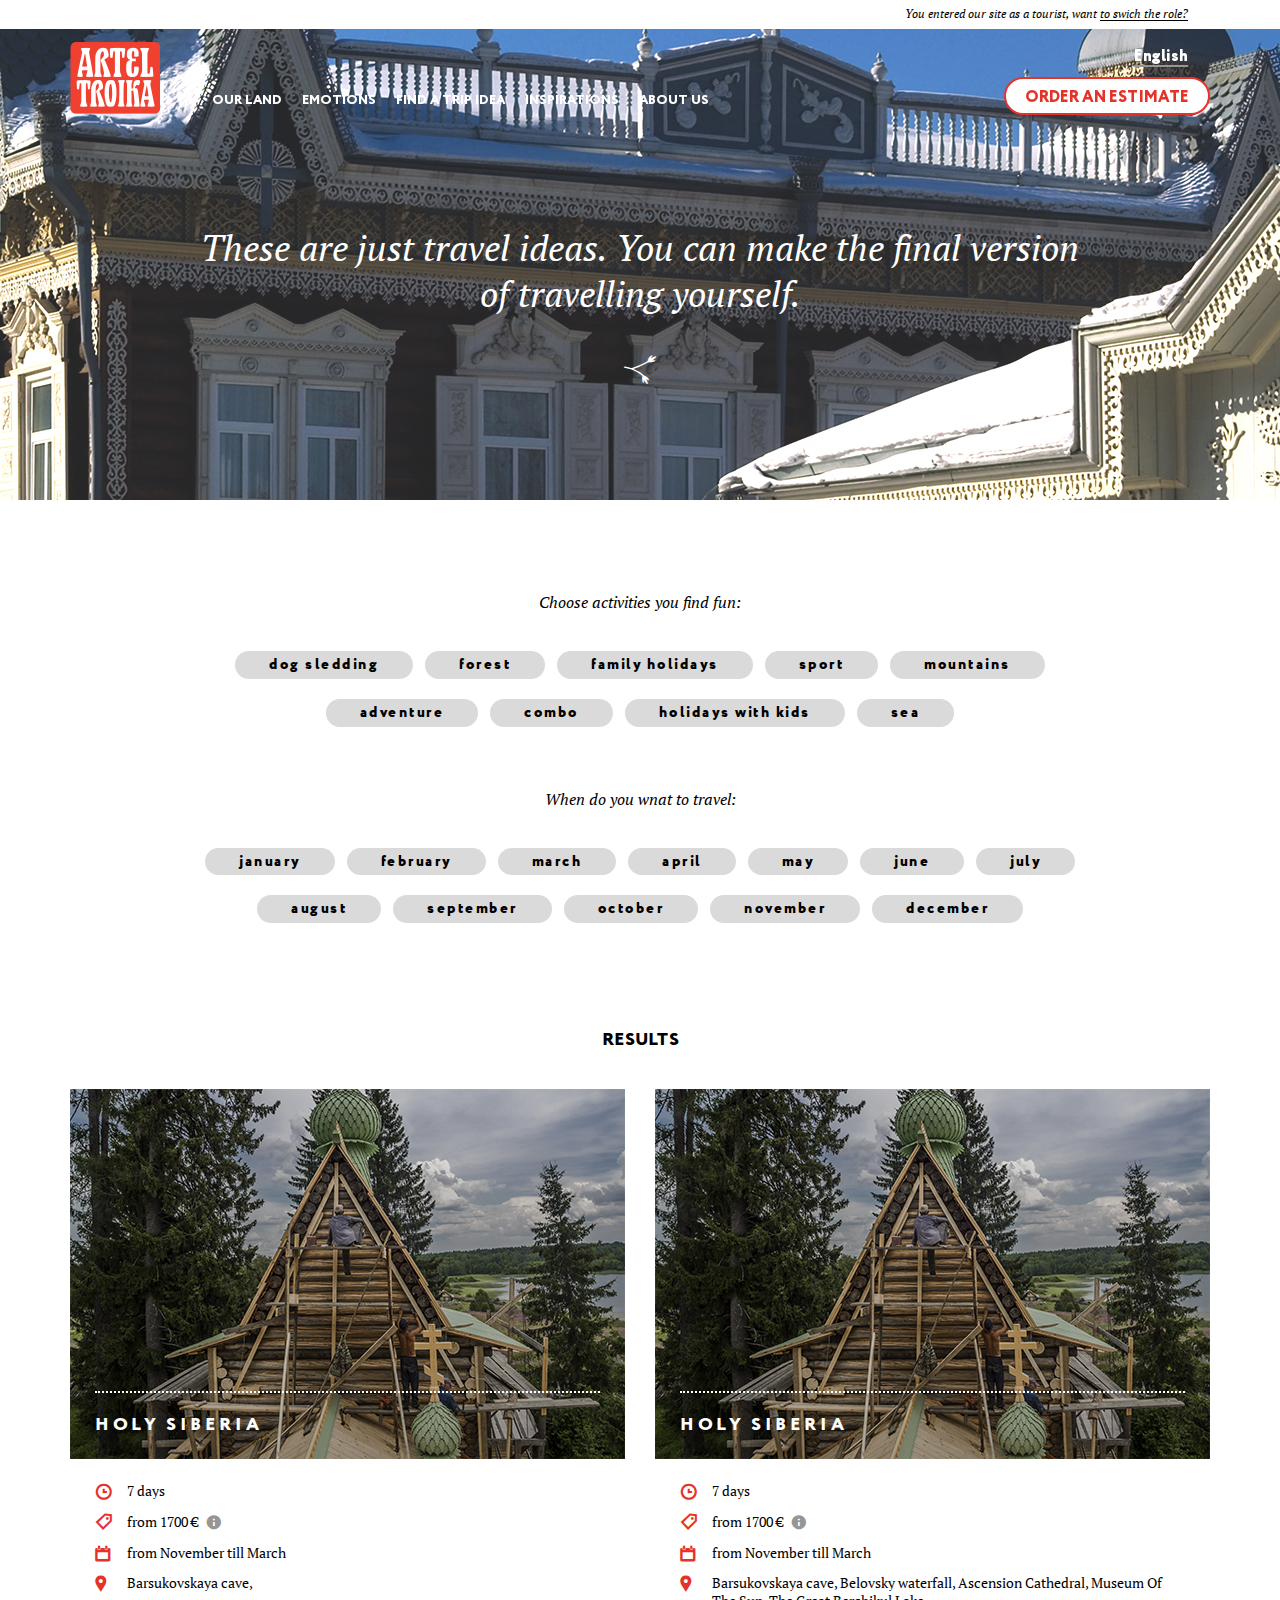
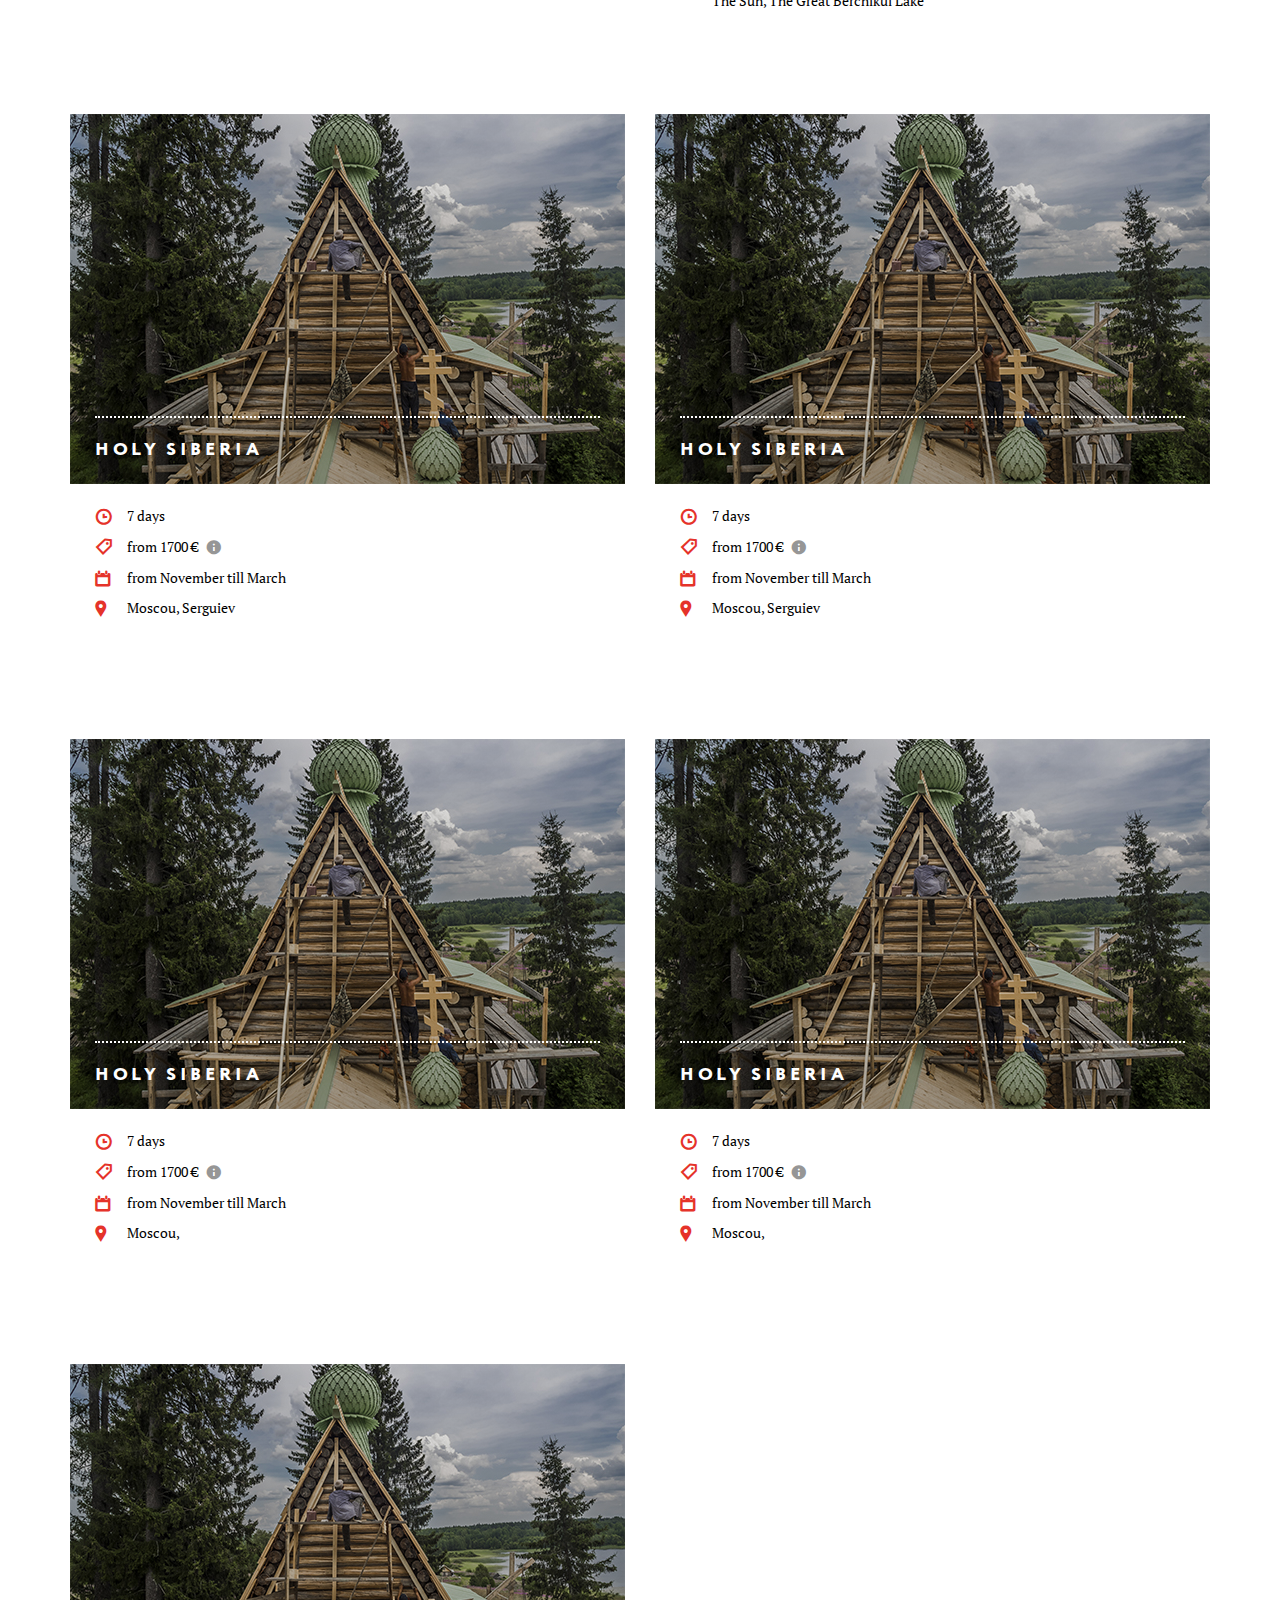
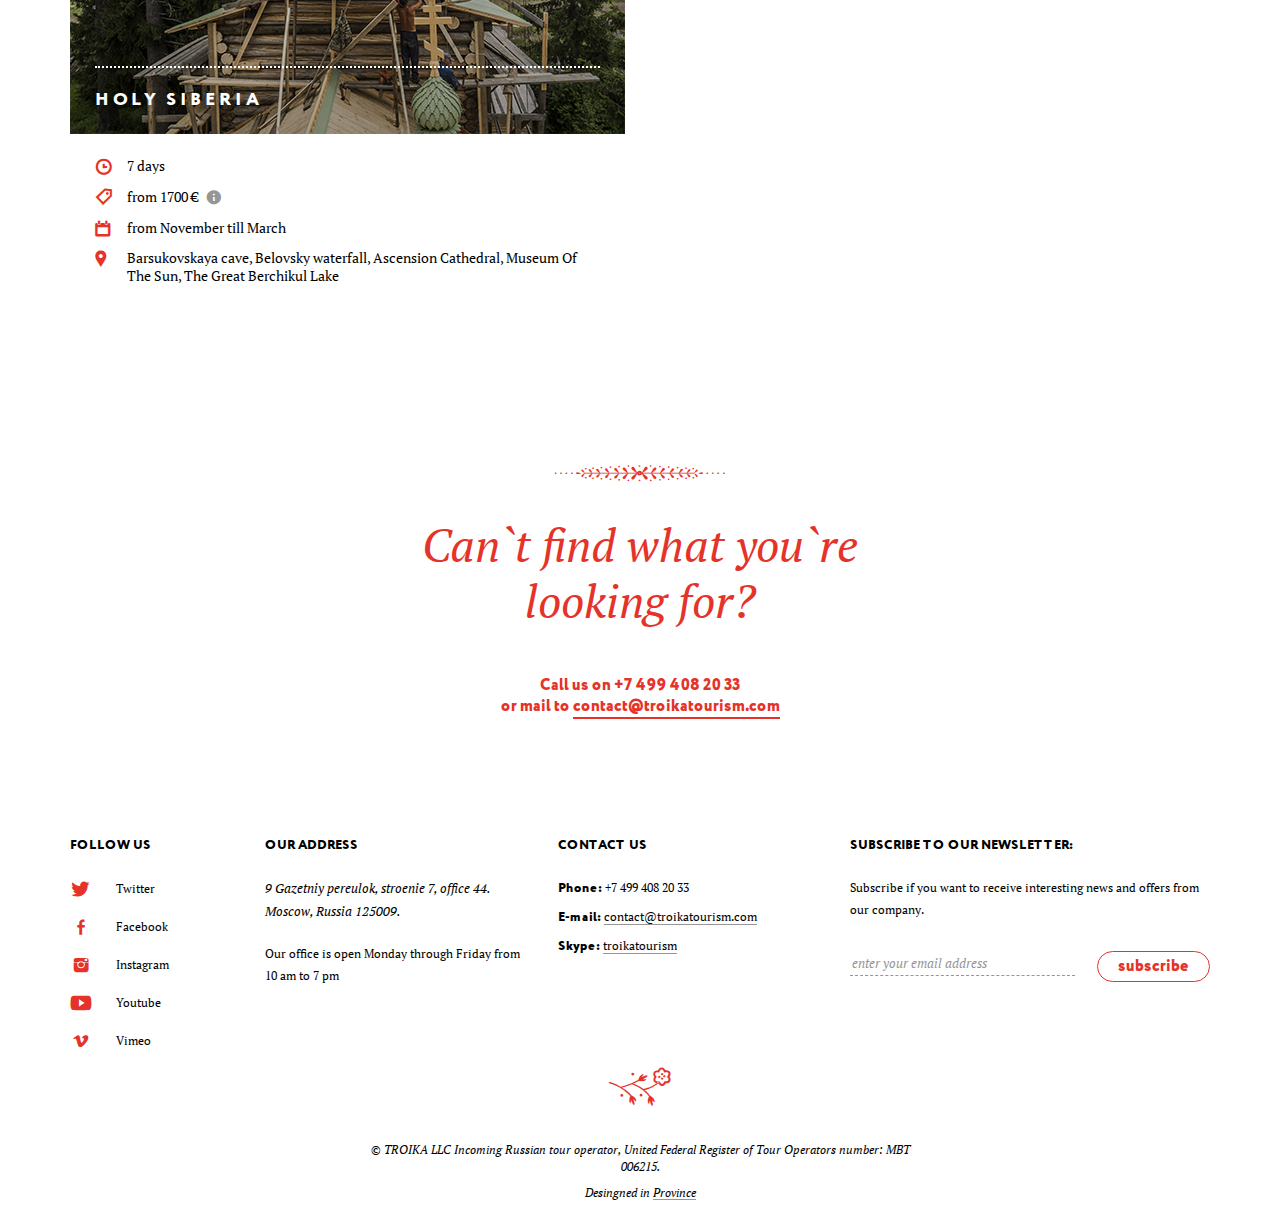
<file: find.html>
<!DOCTYPE html>
<html>
<head>
<meta http-equiv="content-type" content="text/html;charset=utf8">
<meta http-equiv="X-UA-Compatible" content="IE=edge" />
<meta name="viewport" content="width=device-width, initial-scale=1.0, user-scalable=0">
<meta name="apple-mobile-web-app-capable" content="yes">
<meta name="HandheldFriendly" content="true" />
<meta name="apple-touch-fullscreen" content="yes" />
<meta name="format-detection" content="telephone=no">
<link rel="icon" type="image/x-icon" href="img/favicon.ico">
<link rel="shortcut icon" type="image/x-icon" href="img/favicon.ico">
<link rel="stylesheet" type="text/css" href="css/styles.css">
<link rel="stylesheet" type="text/css" href="css/media.css">
<link rel="stylesheet" type="text/css" href="css/bootstrap.css">
<link rel="stylesheet" type="text/css" href="css/massive-menu.css">
<link rel="stylesheet" type="text/css" href="css/slick.css">
<link rel="stylesheet" type="text/css" href="css/slick-theme.css">
<link rel="stylesheet" type="text/css" href="css/animate.css">
<link rel="stylesheet" href="css/demo.css">
<link href='https://fonts.googleapis.com/css?family=PT+Serif:400,400italic' rel='stylesheet' type='text/css'>
<script src="js/jquery.min.js"></script>
<script src="js/bootstrap.min.js"></script>
<script src="js/custom.js"></script>
<script src="js/slick.js"></script>
<script src="js/jquery.cookie.js"></script>
<script src="js/jquery.sticky-kit.min.js"></script>
<script src="js/jquery.custom-scroll.js"></script>
<script src="js/massive-menu.js"></script>
<title>Artel Troika — Find a trip idea</title>
<script type="text/javascript">
$(document).ready(function(){
$(window).on({
    'load':function() {
        stickyAffix();
        stickyMap();
    },
    'scroll':function() {
        var top = $(this).scrollTop();
        if(top > 1) {
            $(".mm-container").addClass('scrolled');
        } 
        else {
            $(".mm-container").removeClass('scrolled');
        }
    }
});

$(window).scroll(function(){
    var params = new Object();
    params.docH = $(document).height();
    params.winH = $(window).height();
    params.scrollTop = $(this).scrollTop();
    params.checkSum = params.scrollTop + params.winH;
    if(parseInt(params.scrollTop) > 0){
        $('#upLine').slideUp('fast');
    }else{
        $('#upLine').slideDown('fast');
    }
});

function Autoscroll(param){
    var w = $(window).width();
    var mm_nav_h;
    $('body,html').animate({ scrollTop: $(param).offset().top - 100}, 1000); // анимируем скроолинг к элементу scroll_el
}

function OpenMenu(){
    $(".mm-mobile-menu").slideDown(300);
    setTimeout(function(){
        $("body").addClass('mm-fixed-body');
        $(".mm-open-icon").addClass('active');
        $('#logoImg').slideUp('fast');
        $('.top-help-block').css({display: 'none'});
        $('#langButton2').css({display: 'block'});
        $('#upMenu').css({backgroundColor: '#f4f1e7', opacity: '1'});
        $('#bigButton').css({display: 'none !important;'});
        $('#upLine').css({opacity: '0'});
    },100);
}

function CloseMenu(position){
    $("body").removeClass('mm-fixed-body');
    window.scrollTo(0,position);
    $(".mm-mobile-menu").slideUp(300);
    $('#logoImg').slideDown('fast');
    $('#bigButton').css({display: 'block !important;'});
    $('#upMenu').css({backgroundColor: 'transparent'});
    $('.top-help-block').css({
        display: 'block',
        backgroundColor: '#fff',
        opacity: '1'
    });
    $('#upLine').css({opacity: '1'});
    setTimeout(function(){
        $(".mm-open-icon").removeClass('active');
    },200);
}

function addHeight() {
    var h = $(window).height();
    h = h - $(".mm-container").outerHeight(true);
    $(".mm-mobile-menu").css('height', h);
    $(".mm-nav-mobile").css('height', h);
}
/*измененный скрипт поведения спойлеров*/
$(function (){
    var position;
    $(window).on({
        'resize':function() {
            if ($(".mm-open-icon").hasClass('active')) {
                CloseMenu(position);
            }
            addHeight();
            $spoilerBox = $('.js-spoiler-box');
            //$openSpoiler = $('.js-open-spoiler');
            var windowWidth = $(window).width();
            //console.log(windowWidth);
            if(windowWidth < 768) {
                //console.log('меньше 768');
                $spoilerBox.css({display: 'none'});
            }else{
                //console.log('больше 768');
                $spoilerBox.css({display: 'block'});
                /*$openSpoiler.each(function(){
                    $(this).click(function(){
                        return false;
                    });
                });*/
            }
        }
    });
    addHeight();
    $(document).on("click",".mm-open-icon",function(e){
        e.preventDefault();
        if (!$(this).hasClass('active')) {
            position = window.pageYOffset;
            OpenMenu();
        }
        else {
            CloseMenu(position);
        }
    });
});

var windowWidth = $(window).width();
if(windowWidth < 768) {
    $(".js-spoiler-box").toggle('normal');
    return false;
    $(document).on('click', '.js-open-spoiler', function(e) {
        e.preventDefault();
        // $(".js-spoiler-box").slideToggle(200);
        var $parent2 = $($(this).parent().parent());
        $parent2.find(".js-spoiler-box").slideToogle(200);
        $(this).find("i").toggleClass('icon-btn_spoiler_up');
        $(this).toggleClass('active');
    });
}
else {
    return false;
}
/*измененный скрипт поведения спойлеров окончание*/
});
</script>
</head>
<body>
<nav class="mm-container mm-fixed-top subpage" id="mm-nav">
    <div class="top-help-block" id="check-user1">
        <div class="container">
            <div class="row">
                <div class="col-xs-12 col-sm-12 col-md-12 col-lg-12">
                    <div class="top-help-block-link" id="upLine">
                        You entered our site as a tourist, 
                        want <a href="javascript:;">to swich the role?</a> 
                    </div>
                </div>
            </div>
        </div>
    </div>
    <div class="container" id="upMenu">
        <div class="mm-container-inside">
            <div class="row">
                <div class="col-xs-12 col-sm-12 col-md-12 col-lg-12" id="newID">
                    <div class="mm-logos-box">
                        <div class="mm-mobile-open" id="buterId">
                            <button id="" class="open--mob mm-open-icon cmn-toggle-switch cmn-toggle-switch__htx" style="display: inline-block">
                              <span>toggle menu</span>
                            </button>
                        </div>
                        <div class="mm-logos" id="logoImg">
                            <a href="index.html"></a>
                        </div>
                    </div>
                    <div class="mm-nav-line">
                        <ul>
                            <li><a href="ourland.html">Our land</a></li>
                            <li><a href="emotions.html">Emotions</a></li>
                            <li><a href="find.html">Find a trip idea</a></li>
                            <li><a href="inspirations.html">Inspirations</a></li>
                            <li><a href="about.html">About us</a></li>
                        </ul>
                    </div>
                    <div class="lang-switch">
                        <ul>
                            <li class="lang-button"><a href="#" data-toggle="modal" data-target="#langswitch-modal">English</a></li>
                            <li id="bigButton" class="order-button"><a href="javascript:;">Order an Estimate</a></li>
                        </ul>
                    </div>
                </div>
            </div>
        </div>
    </div>

<!--добавленный контейнер-->
    <div class="mm-mobile-menu">
        <div class="mm-nav-mobile">
            <ul id="pageUl">
                <li><a href="ourland.html">Our land</a></li>
                <li><a href="emotions.html">Emotions</a></li>
                <li><a href="find.html">Find a trip idea</a></li>
                <li><a href="inspirations.html">Inspirations</a></li>
                <li><a href="about.html">About us</a></li>
                <li>
                    <div class="lang-switch" style="">
                        <ul>
                            <li class="lang-button" id=""><a href="#" data-toggle="modal" data-target="#langswitch-modal">English</a></li>
                            <li class="order-button" id="bigButton2"><a href="javascript:;">Order an Estimate</a></li>
                        </ul>
                    </div>
                </li>
            </ul>
            <div class="footer-contacts_contacts">
                <ul>
                    <li><a href="tel:+74994082033" class="no-border">+7 499 408 20 33</a></li>
                    <li><a href="mailto:contact@troikatourism.com">contact@troikatourism.com</a></li>
                </ul>
            </div>
            <div class="">
                <div class="footer-contacts_T">
                    Follow us
                </div>
                <div class="footer-contacts_social">
                    <ul>
                        <li><a href="javascript:;"><i class="icon-btn_twitter"></i></a></li>
                        <li><a href="javascript:;"><i class="icon-btn_fb"></i></a></li>
                        <li><a href="javascript:;"><i class="icon-btn_instagram"></i></a></li>
                        <li><a href="javascript:;"><i class="icon-btn_youtube"></i></a></li>
                        <li><a href="javascript:;"><i class="icon-btn_vimeo"></i></a></li>
                    </ul>
                </div>
            </div>
            <div class="" style="">
                <ul>
                    <li class="lang-button2" id="langButton2"><a href="#" data-toggle="modal" data-target="#langswitch-modal">English</a></li>
                </ul>
            </div>
        </div>
        <div class="mm-top-block mobile">
            <div class="container">
                <div class="row">
                    <div class="col-xs-12 col-sm-12 col-md-12 col-lg-12">
                        <div class="mm-top-block-container">
                        </div>
                    </div>
                </div>
            </div>
        </div>
    </div>
</nav>
<section class="header header-static">
    <div class="header-static_bg height500" style="background-image:url(img/img_poster_inner.jpg);"></div>
    <div class="header-static_T">
        <h4>These are just travel ideas. You can make the final version of travelling yourself.</h4>
        <i class="icon-ic_flower_6"></i>
    </div>
</section>

<section class="find-form-section">
    <div class="container">
        <div class="row">
            <div class="col-xs-12 col-sm-12 col-md-12 col-lg-12">
                <div class="find-form-section-wrapper js-spoiler-container">
                    <div class="find-form-section-container">
                        <div class="find-form-section_T">
                            <a href="javscript:;" class="js-open-spoiler">
                                Choose activities you find fun:
                                <i class="icon-btn_spoiler_down"></i>
                            </a>
                        </div>
                        <div class="find-form-section-block js-spoiler-box">
                            <form action="">
                                <div class="filter-group">
                                    <input type="checkbox" name="" id="" class="checkbox">
                                    <label for=""><span>dog sledding</span><i class="icon-btn_cross"></i></label>
                                </div>
                                <div class="filter-group">
                                    <input type="checkbox" name="" id="" class="checkbox">
                                    <label for=""><span>forest</span><i class="icon-btn_cross"></i></label>
                                </div>
                                <div class="filter-group">
                                    <input type="checkbox" name="" id="" class="checkbox">
                                    <label for=""><span>family holidays</span><i class="icon-btn_cross"></i></label>
                                </div>
                                <div class="filter-group">
                                    <input type="checkbox" name="" id="" class="checkbox">
                                    <label for=""><span>sport</span><i class="icon-btn_cross"></i></label>
                                </div>
                                <div class="filter-group">
                                    <input type="checkbox" name="" id="" class="checkbox">
                                    <label for=""><span>mountains</span><i class="icon-btn_cross"></i></label>
                                </div>
                                <div class="filter-group">
                                    <input type="checkbox" name="" id="" class="checkbox">
                                    <label for=""><span>adventure</span><i class="icon-btn_cross"></i></label>
                                </div>
                                <div class="filter-group">
                                    <input type="checkbox" name="" id="" class="checkbox">
                                    <label for=""><span>combo</span><i class="icon-btn_cross"></i></label>
                                </div>
                                <div class="filter-group">
                                    <input type="checkbox" name="" id="" class="checkbox">
                                    <label for=""><span>holidays with kids</span><i class="icon-btn_cross"></i></label>
                                </div>
                                <div class="filter-group">
                                    <input type="checkbox" name="" id="" class="checkbox">
                                    <label for=""><span>sea</span><i class="icon-btn_cross"></i></label>
                                </div>
                            </form>
                        </div>
                    </div><!--find-form-section-container-->
                </div><!--find-form-section-wrapper-->
                <div class="find-form-section-wrapper js-spoiler-container">
                    <div class="find-form-section-container">
                        <div class="find-form-section_T sec-section">
                            <a href="javscript:;" class="js-open-spoiler">
                                When do you wnat to travel:
                                <i class="icon-btn_spoiler_down"></i>
                            </a>
                        </div>
                        <div class="find-form-section-block js-spoiler-box">
                            <form action="">
                                <div class="filter-group">
                                    <input type="checkbox" name="" id="" class="checkbox">
                                    <label for=""><span>january</span><i class="icon-btn_cross"></i></label>
                                </div>
                                <div class="filter-group">
                                    <input type="checkbox" name="" id="" class="checkbox">
                                    <label for=""><span>february</span><i class="icon-btn_cross"></i></label>
                                </div>
                                <div class="filter-group">
                                    <input type="checkbox" name="" id="" class="checkbox">
                                    <label for=""><span>march</span><i class="icon-btn_cross"></i></label>
                                </div>
                                <div class="filter-group">
                                    <input type="checkbox" name="" id="" class="checkbox">
                                    <label for=""><span>april</span><i class="icon-btn_cross"></i></label>
                                </div>
                                <div class="filter-group">
                                    <input type="checkbox" name="" id="" class="checkbox">
                                    <label for=""><span>may</span><i class="icon-btn_cross"></i></label>
                                </div>
                                <div class="filter-group">
                                    <input type="checkbox" name="" id="" class="checkbox">
                                    <label for=""><span>june</span><i class="icon-btn_cross"></i></label>
                                </div>
                                <div class="filter-group">
                                    <input type="checkbox" name="" id="" class="checkbox">
                                    <label for=""><span>july</span><i class="icon-btn_cross"></i></label>
                                </div>
                                <div class="filter-group">
                                    <input type="checkbox" name="" id="" class="checkbox">
                                    <label for=""><span>august</span><i class="icon-btn_cross"></i></label>
                                </div>
                                <div class="filter-group">
                                    <input type="checkbox" name="" id="" class="checkbox">
                                    <label for=""><span>september</span><i class="icon-btn_cross"></i></label>
                                </div>
                                <div class="filter-group">
                                    <input type="checkbox" name="" id="" class="checkbox">
                                    <label for=""><span>october</span><i class="icon-btn_cross"></i></label>
                                </div>
                                <div class="filter-group">
                                    <input type="checkbox" name="" id="" class="checkbox">
                                    <label for=""><span>november</span><i class="icon-btn_cross"></i></label>
                                </div>
                                <div class="filter-group">
                                    <input type="checkbox" name="" id="" class="checkbox">
                                    <label for=""><span>december</span><i class="icon-btn_cross"></i></label>
                                </div>
                            </form>
                        </div>
                    </div><!--find-form-section-container-->
                </div><!--find-form-section-wrapper-->
            </div><!--col-->
        </div><!--row-->
    </div><!--container-->
</section>

<section class="find-results-section">
    <div class="container">
        <div class="row">
            <div class="col-xs-12 col-sm-12 col-md-12 col-lg-12">
                <div class="find-results-section_T">
                    Results
                </div>
            </div>
        </div>
        <div class="row">
            <div id="results-container">
                <div class="col-xs-12 col-sm-6 col-md-6 col-lg-6">
                    <div class="find-results-section_item">
                        <div class="find-results-section_item-img">
                            <img src="img/img_trip_001.jpg" alt="" class="img-responsive">
                            <div class="find-results-section_item-img_float-container">
                                <div class="find-results-section_item-img_float-container-line"></div>
                                <div class="find-results-section_item-img_float-container-T">
                                    Holy Siberia
                                </div>
                            </div>
                        </div>
                        <div class="find-results-section_item-content">
                            <ul>
                                <li><i class="icon-ic_dur"></i><span>7 days</span></li>
                                <li><i class="icon-ic_price"></i>
                                    <span>from 1700 € 
                                    <a data-toggle="tooltip" title="price depends on included options" data-placement="right"><i class="icon-ic_info"></i></a>
                                    </span>
                                </li>
                                <li><i class="icon-ic_data"></i><span>from November till March</span></li>
                                <li><i class="icon-ic_loc"></i><span>Barsukovskaya cave, </span></li>
                            </ul>               
                        </div>
                    </div>
                </div>
                <div class="col-xs-12 col-sm-6 col-md-6 col-lg-6">
                    <div class="find-results-section_item">
                        <div class="find-results-section_item-img">
                            <img src="img/img_trip_001.jpg" alt="" class="img-responsive">
                            <div class="find-results-section_item-img_float-container">
                                <div class="find-results-section_item-img_float-container-line"></div>
                                <div class="find-results-section_item-img_float-container-T">
                                    Holy Siberia
                                </div>
                            </div>
                        </div>
                        <div class="find-results-section_item-content">
                            <ul>
                                <li><i class="icon-ic_dur"></i><span>7 days</span></li>
                                <li><i class="icon-ic_price"></i>
                                    <span>from 1700 € 
                                    <a data-toggle="tooltip" title="price depends on included options" data-placement="right"><i class="icon-ic_info"></i></a>
                                    </span>
                                </li>
                                <li><i class="icon-ic_data"></i><span>from November till March</span></li>
                                <li><i class="icon-ic_loc"></i><span>Barsukovskaya cave, Belovsky waterfall, Ascension Cathedral, Museum Of The Sun, The Great Berchikul Lake</span></li>
                            </ul>               
                        </div>
                    </div>
                </div>
                <div class="col-xs-12 col-sm-6 col-md-6 col-lg-6">
                    <div class="find-results-section_item">
                        <div class="find-results-section_item-img">
                            <img src="img/img_trip_001.jpg" alt="" class="img-responsive">
                            <div class="find-results-section_item-img_float-container">
                                <div class="find-results-section_item-img_float-container-line"></div>
                                <div class="find-results-section_item-img_float-container-T">
                                    Holy Siberia
                                </div>
                            </div>
                        </div>
                        <div class="find-results-section_item-content">
                            <ul>
                                <li><i class="icon-ic_dur"></i><span>7 days</span></li>
                                <li><i class="icon-ic_price"></i>
                                    <span>from 1700 € 
                                    <a data-toggle="tooltip" title="price depends on included options" data-placement="right"><i class="icon-ic_info"></i></a>
                                    </span>
                                </li>
                                <li><i class="icon-ic_data"></i><span>from November till March</span></li>
                                <li><i class="icon-ic_loc"></i><span>Moscou, Serguiev </span></li>
                            </ul>               
                        </div>
                    </div>
                </div>
                <div class="col-xs-12 col-sm-6 col-md-6 col-lg-6">
                    <div class="find-results-section_item">
                        <div class="find-results-section_item-img">
                            <img src="img/img_trip_001.jpg" alt="" class="img-responsive">
                            <div class="find-results-section_item-img_float-container">
                                <div class="find-results-section_item-img_float-container-line"></div>
                                <div class="find-results-section_item-img_float-container-T">
                                    Holy Siberia
                                </div>
                            </div>
                        </div>
                        <div class="find-results-section_item-content">
                            <ul>
                                <li><i class="icon-ic_dur"></i><span>7 days</span></li>
                                <li><i class="icon-ic_price"></i>
                                    <span>from 1700 € 
                                    <a data-toggle="tooltip" title="price depends on included options" data-placement="right"><i class="icon-ic_info"></i></a>
                                    </span>
                                </li>
                                <li><i class="icon-ic_data"></i><span>from November till March</span></li>
                                <li><i class="icon-ic_loc"></i><span>Moscou, Serguiev </span></li>
                            </ul>               
                        </div>
                    </div>
                </div>
                <div class="col-xs-12 col-sm-6 col-md-6 col-lg-6">
                    <div class="find-results-section_item">
                        <div class="find-results-section_item-img">
                            <img src="img/img_trip_001.jpg" alt="" class="img-responsive">
                            <div class="find-results-section_item-img_float-container">
                                <div class="find-results-section_item-img_float-container-line"></div>
                                <div class="find-results-section_item-img_float-container-T">
                                    Holy Siberia
                                </div>
                            </div>
                        </div>
                        <div class="find-results-section_item-content">
                            <ul>
                                <li><i class="icon-ic_dur"></i><span>7 days</span></li>
                                <li><i class="icon-ic_price"></i>
                                    <span>from 1700 € 
                                    <a data-toggle="tooltip" title="price depends on included options" data-placement="right"><i class="icon-ic_info"></i></a>
                                    </span>
                                </li>
                                <li><i class="icon-ic_data"></i><span>from November till March</span></li>
                                <li><i class="icon-ic_loc"></i><span>Moscou, </span></li>
                            </ul>               
                        </div>
                    </div>
                </div>
                <div class="col-xs-12 col-sm-6 col-md-6 col-lg-6">
                    <div class="find-results-section_item">
                        <div class="find-results-section_item-img">
                            <img src="img/img_trip_001.jpg" alt="" class="img-responsive">
                            <div class="find-results-section_item-img_float-container">
                                <div class="find-results-section_item-img_float-container-line"></div>
                                <div class="find-results-section_item-img_float-container-T">
                                    Holy Siberia
                                </div>
                            </div>
                        </div>
                        <div class="find-results-section_item-content">
                            <ul>
                                <li><i class="icon-ic_dur"></i><span>7 days</span></li>
                                <li><i class="icon-ic_price"></i>
                                    <span>from 1700 € 
                                    <a data-toggle="tooltip" title="price depends on included options" data-placement="right"><i class="icon-ic_info"></i></a>
                                    </span>
                                </li>
                                <li><i class="icon-ic_data"></i><span>from November till March</span></li>
                                <li><i class="icon-ic_loc"></i><span>Moscou,</span></li>
                            </ul>               
                        </div>
                    </div>
                </div>
                <div class="col-xs-12 col-sm-6 col-md-6 col-lg-6">
                    <div class="find-results-section_item">
                        <div class="find-results-section_item-img">
                            <img src="img/img_trip_001.jpg" alt="" class="img-responsive">
                            <div class="find-results-section_item-img_float-container">
                                <div class="find-results-section_item-img_float-container-line"></div>
                                <div class="find-results-section_item-img_float-container-T">
                                    Holy Siberia
                                </div>
                            </div>
                        </div>
                        <div class="find-results-section_item-content">
                            <ul>
                                <li><i class="icon-ic_dur"></i><span>7 days</span></li>
                                <li><i class="icon-ic_price"></i>
                                    <span>from 1700 € 
                                    <a data-toggle="tooltip" title="price depends on included options" data-placement="right"><i class="icon-ic_info"></i></a>
                                    </span>
                                </li>
                                <li><i class="icon-ic_data"></i><span>from November till March</span></li>
                                <li><i class="icon-ic_loc"></i><span>Barsukovskaya cave, Belovsky waterfall, Ascension Cathedral, Museum Of The Sun, The Great Berchikul Lake</span></li>
                            </ul>
                        </div>
                    </div>
                </div>
            </div>
        </div>
    </div>
</section>

<section class="footer">
    <div class="container">
        <div class="row footer_header">
            <div class="col-xs-12 col-sm-12 col-md-12 col-lg-12">
                <div class="footer_line">
                    <i class="icon-ic_flower_8"></i>
                </div>
            </div>
            <div class="col-xs-12 col-sm-10 col-sm-offset-1 col-md-10 col-md-offest-1 col-lg-6 col-lg-offset-3">
                <div class="footer_T">
                    Can`t find what you`re<br>looking for?
                </div>
                <div class="footer_T-sub">
                    Call us on +7 499 408 20 33<br>
                    or mail to <a href="mailto:contact@troikatourism.com">contact@troikatourism.com</a>
                </div>
            </div>
        </div>
        <div class="row">
            <div class="hidden-xs hidden-sm col-md-2 col-lg-2">
                <div class="footer-contacts_T">
                    Follow us
                </div>
                <div class="footer-contacts_social">
                    <ul>
                        <li><a href="javascript:;"><i class="icon-btn_twitter"></i><span>Twitter</span></a></li>
                        <li><a href="javascript:;"><i class="icon-btn_fb"></i><span>Facebook</span></a></li>
                        <li><a href="javascript:;"><i class="icon-btn_instagram"></i><span>Instagram</span></a></li>
                        <li><a href="javascript:;"><i class="icon-btn_youtube"></i><span>Youtube</span></a></li>
                        <li><a href="javascript:;"><i class="icon-btn_vimeo"></i><span>Vimeo</span></a></li>
                    </ul>
                </div>
            </div>
            <div class="col-xs-12 col-sm-6 col-md-5 col-lg-3">
                <div class="footer-contacts_T">
                    Our address
                </div>
                <div class="footer-contacts_content">
                    <p>9 Gazetniy pereulok, stroenie 7, office 44. Moscow, Russia 125009.</p>
                    <p>Our office is open Monday through Friday from 10 am to 7 pm</p>
                </div>
            </div>
            <div class="col-xs-12 col-sm-6 col-md-3 col-lg-3">
                <div class="footer-contacts_T">
                    Contact us
                </div>
                <div class="footer-contacts_contacts">
                    <ul>
                        <li>Phone: <a href="tel:+74994082033" class="no-border">+7 499 408 20 33</a></li>
                        <li>E-mail: <a href="mailto:contact@troikatourism.com">contact@troikatourism.com</a></li>
                        <li>Skype: <a href="skype:live:troikatourism?chat">troikatourism</a></li>
                    </ul>
                </div>
            </div>

            <div class="col-xs-12 col-sm-7 col-md-5 col-lg-4">
                <div class="footer-contacts_T">
                    Subscribe to our newsletter:
                </div>
                <div class="footer-contacts_form-T">
                    <p>Subscribe if you want to receive interesting news and offers from our company.</p>
                </div>
                <div class="footer-contacts_form">
                    <form action="" method="" class="base-form">
                        <div class="form-group float-group">
                            <input type="email" class="form-control" id="" required name="email" placeholder="enter your email address">
                        </div>
                        <div class="form-group float-group margin-left">
                            <button type="submit">subscribe</button>
                        </div>
                    </form>
                </div>
            </div>
        </div>
        <div class="row">
            <div class="col-xs-12 col-sm-12 col-md-12 col-lg-12">
                <div class="footer_line last"><i class="icon-ic_flower_9"></i></div>
            </div>
            <div class="col-xs-12 col-sm-12 col-md-12 col-lg-6 col-lg-offset-3">
                <div class="footer_copy">
                    © TROIKA LLC Incoming Russian tour operator, United Federal Register of Tour Operators number: MBT 006215.
                </div>
                <div class="footer_province">
                    Desingned in <a href="http://provincestudio.ru" title="Desingned in Province" target="_blank">Province</a>
                </div>
            </div>
        </div>
    </div>
</section>
<script src="js/demo.js"></script>
</body>
</html>
</file>
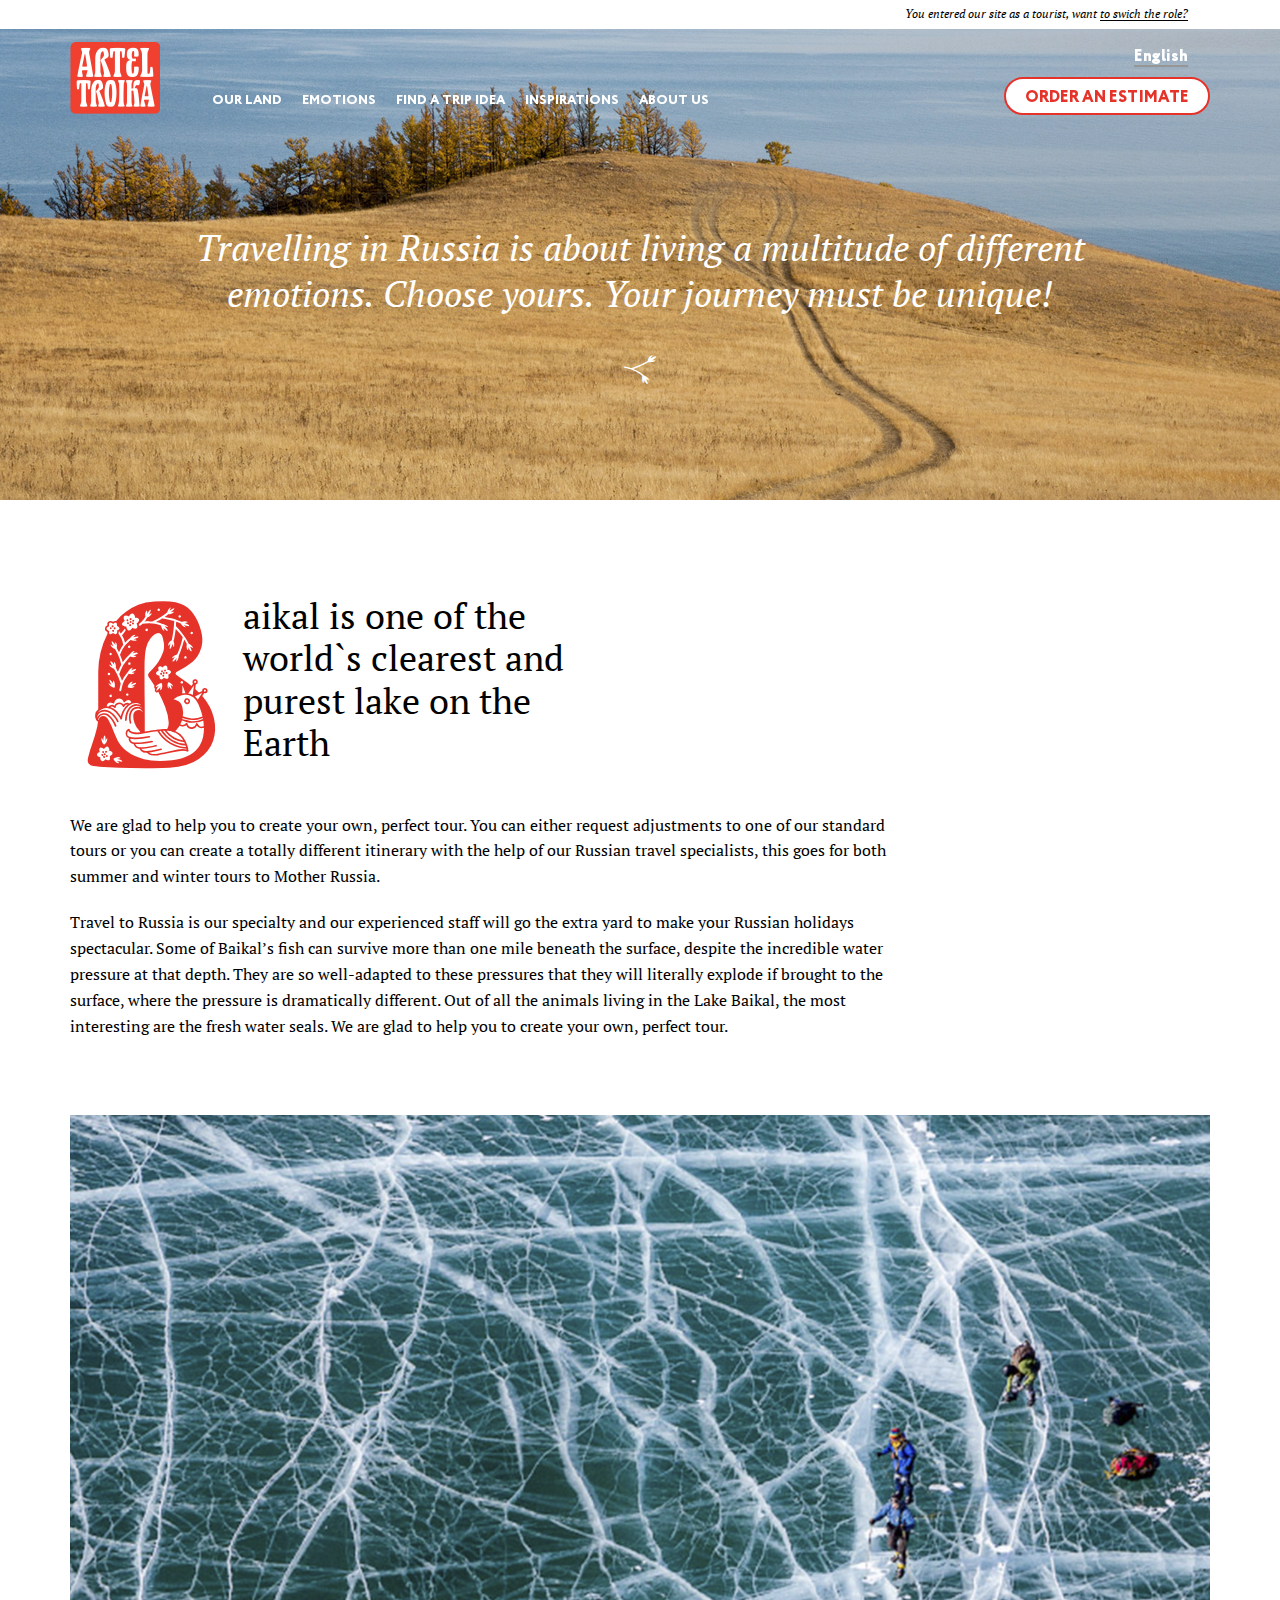
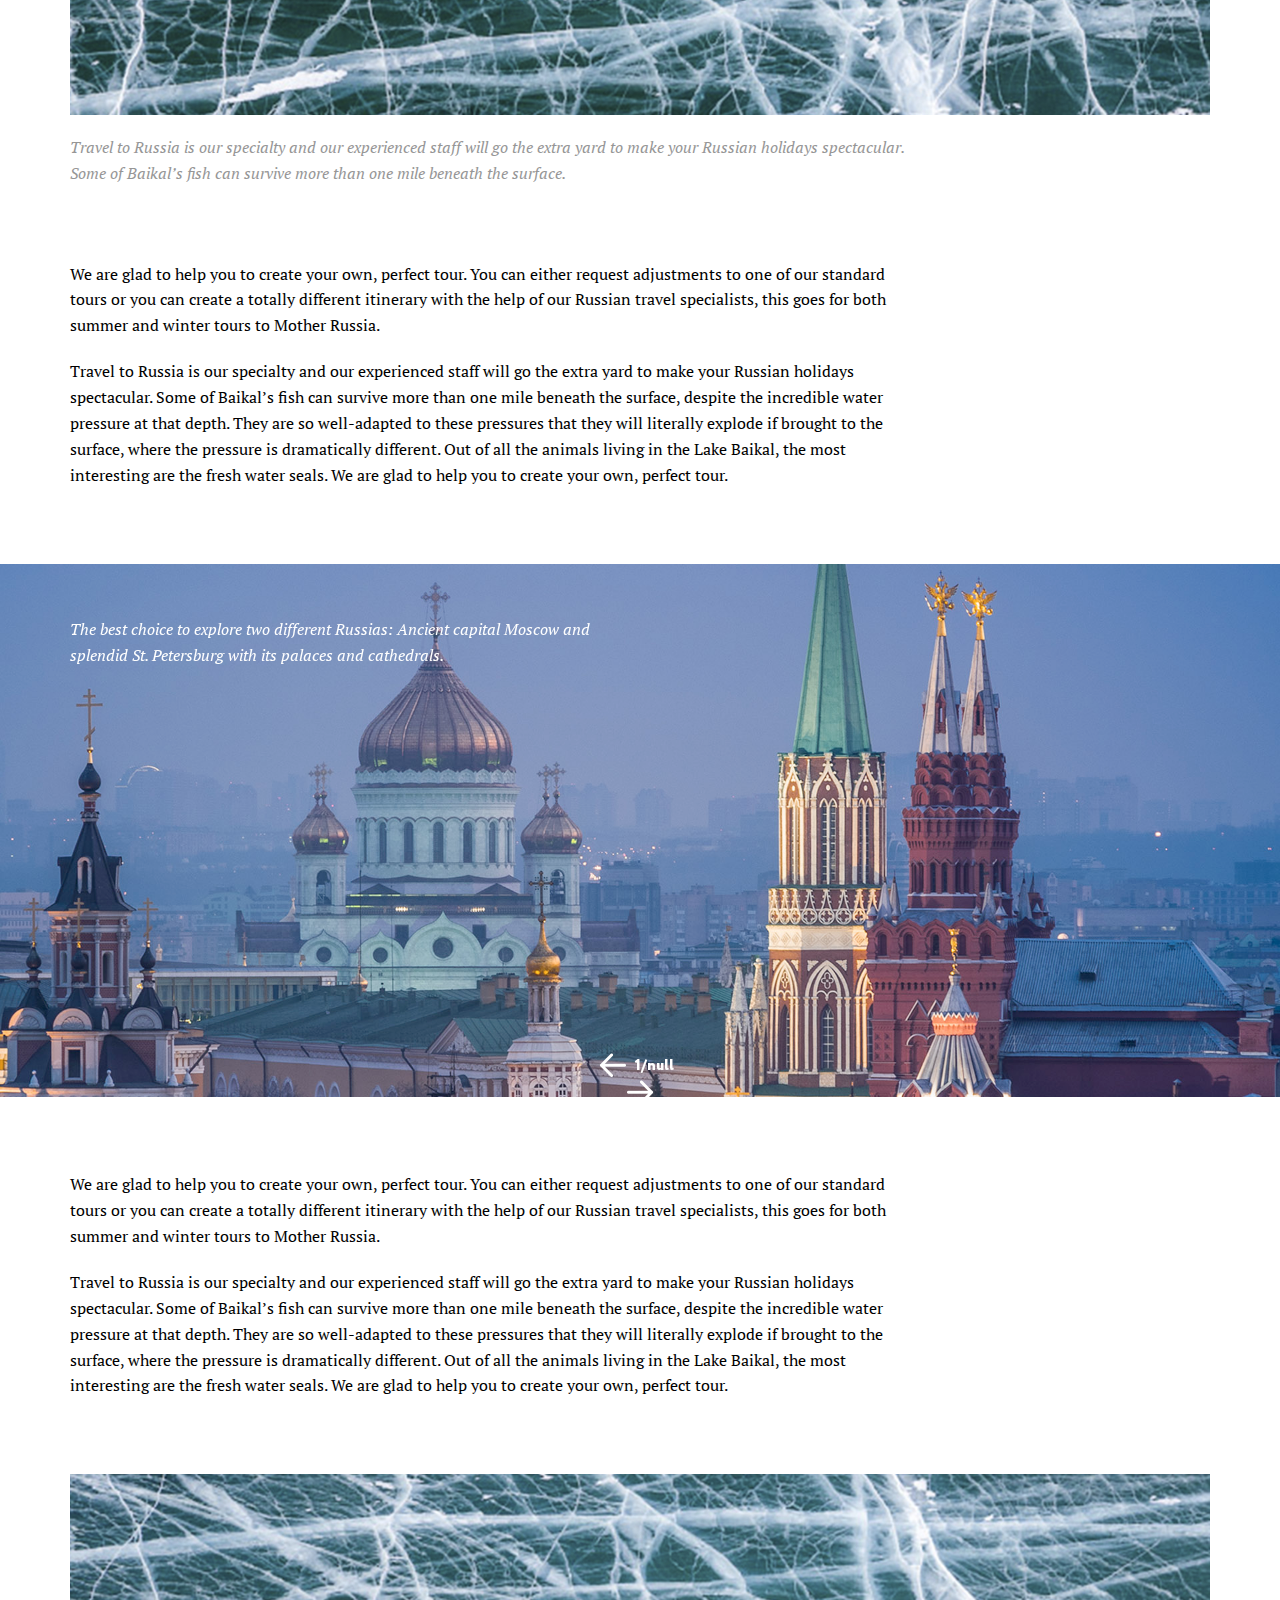
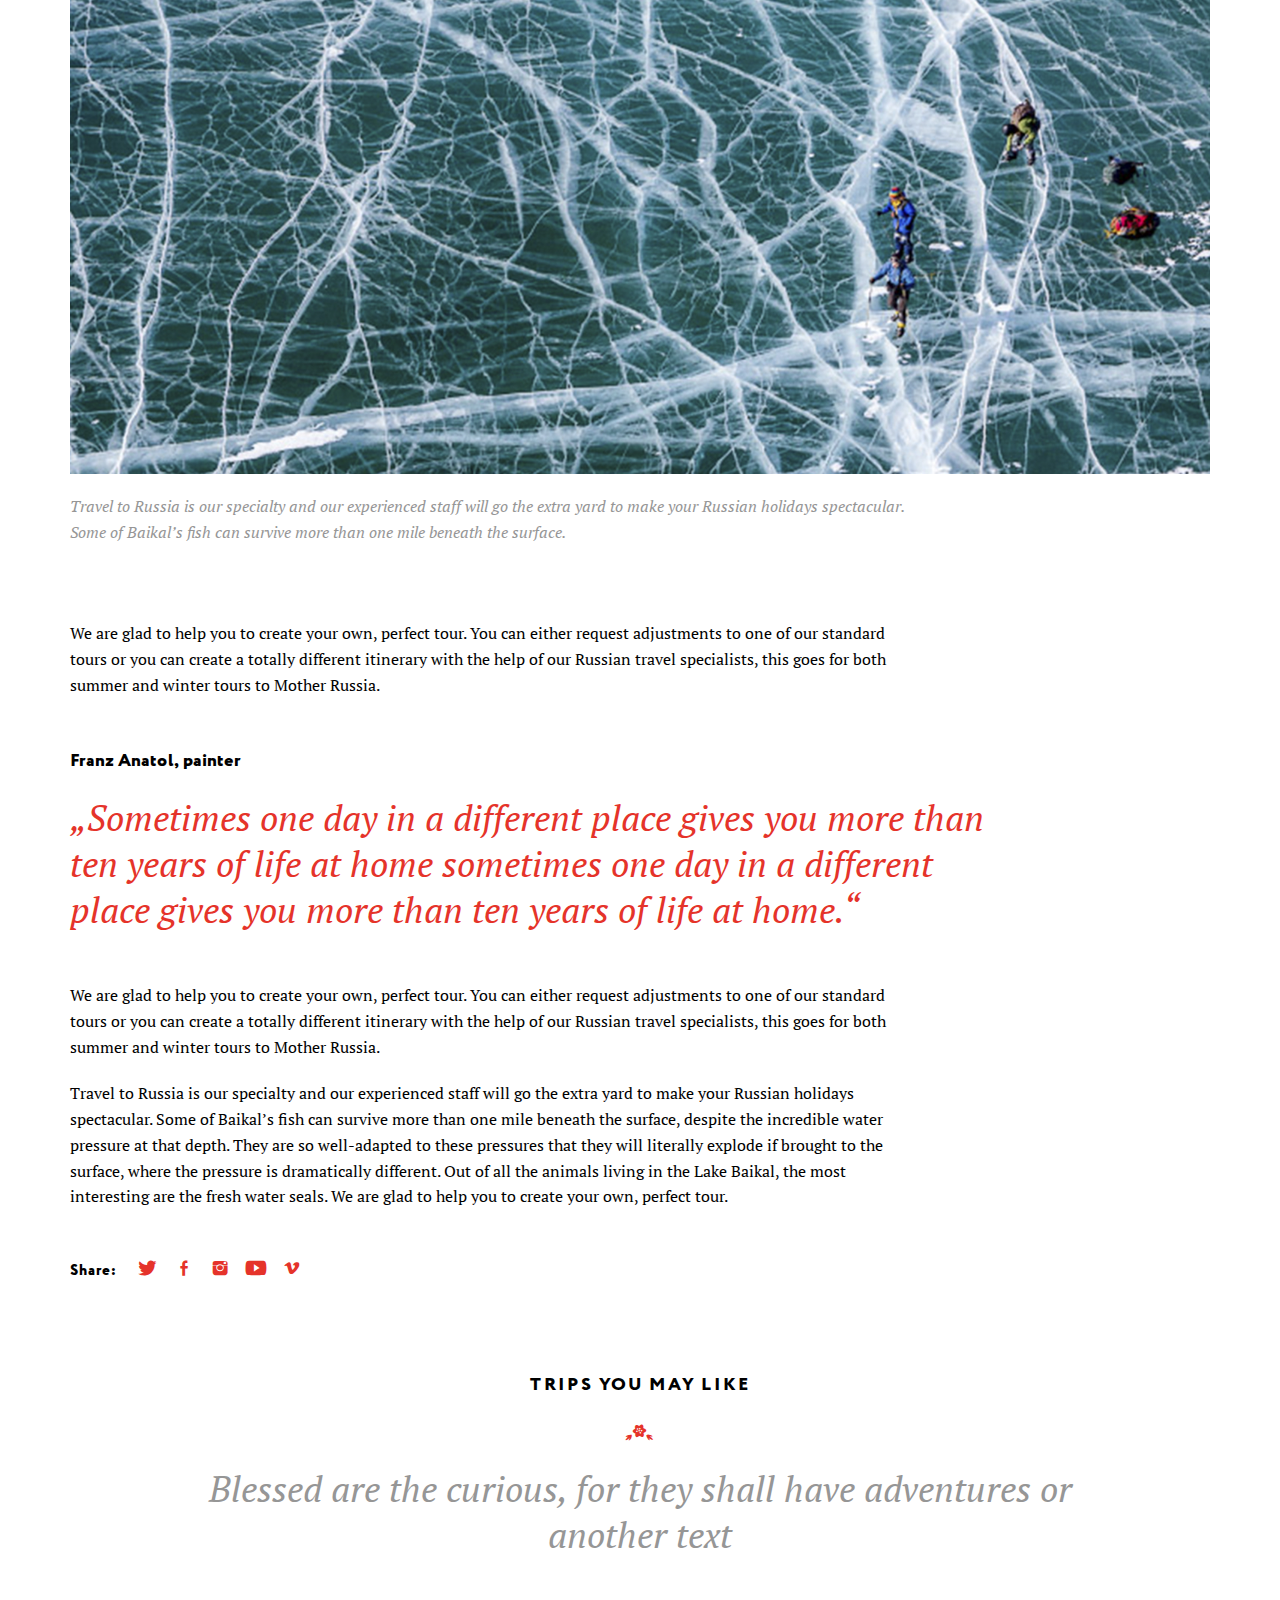
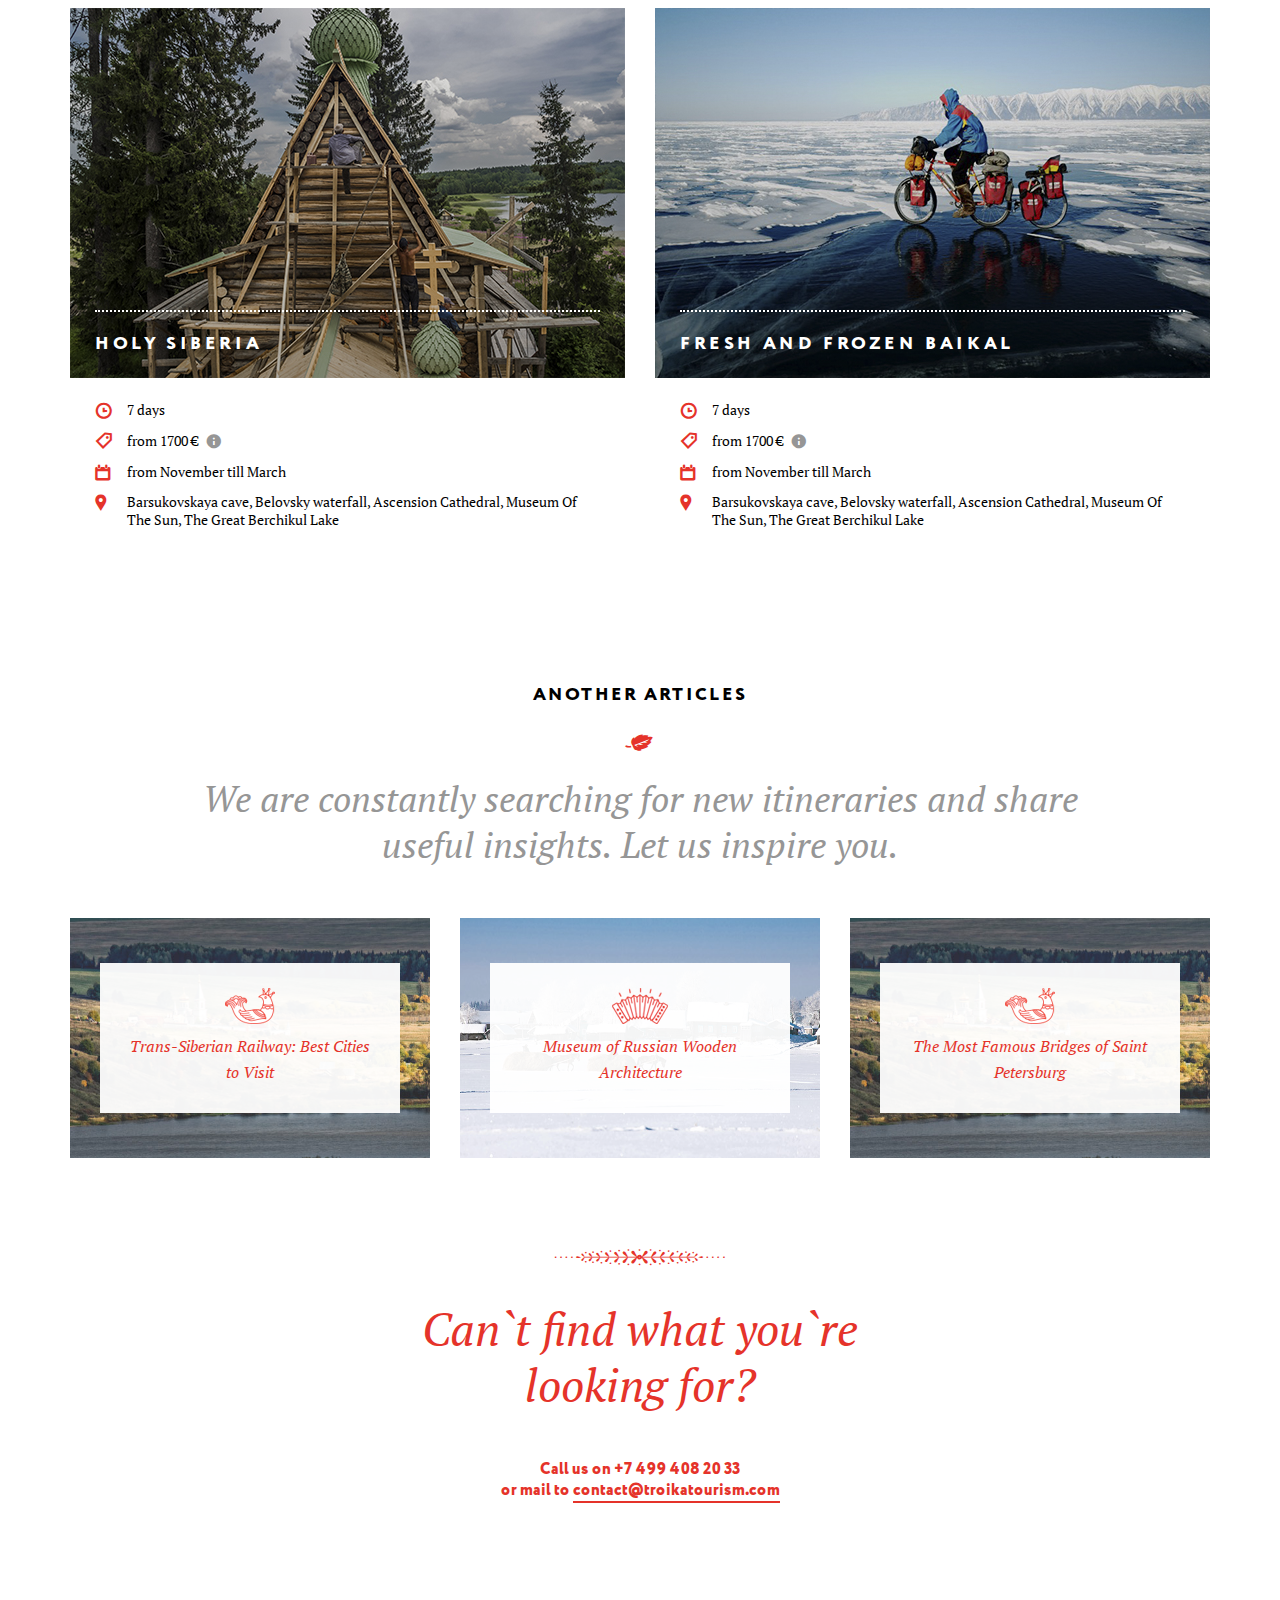
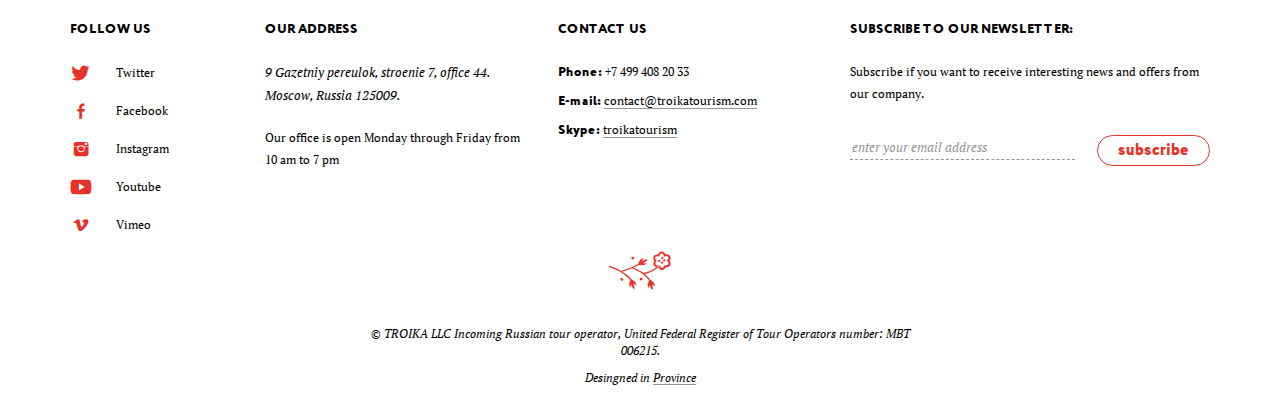
<file: inspirations-open.html>
<!DOCTYPE html>
<html>
<head>
<meta http-equiv="content-type" content="text/html;charset=utf8">
<meta http-equiv="X-UA-Compatible" content="IE=edge" />
<meta name="viewport" content="width=device-width, initial-scale=1.0, user-scalable=0">
<meta name="apple-mobile-web-app-capable" content="yes">
<meta name="HandheldFriendly" content="true" />
<meta name="apple-touch-fullscreen" content="yes" />
<meta name="format-detection" content="telephone=no">
<link rel="icon" type="image/x-icon" href="img/favicon.ico">
<link rel="shortcut icon" type="image/x-icon" href="img/favicon.ico">
<link rel="stylesheet" type="text/css" href="css/styles.css">
<link rel="stylesheet" type="text/css" href="css/media.css">
<link rel="stylesheet" type="text/css" href="css/bootstrap.css">
<link rel="stylesheet" type="text/css" href="css/massive-menu.css">
<link rel="stylesheet" type="text/css" href="css/slick.css">
<link rel="stylesheet" type="text/css" href="css/slick-theme.css">
<link rel="stylesheet" type="text/css" href="css/animate.css">
<link rel="stylesheet" href="css/demo.css">
<link href='https://fonts.googleapis.com/css?family=PT+Serif:400,400italic' rel='stylesheet' type='text/css'>
<script src="js/jquery.min.js"></script>
<script src="js/bootstrap.min.js"></script>
<script src="js/custom.js"></script>
<!-- <script src="js/slick.js"></script> -->
<script src="js/jquery.cookie.js"></script>
<script src="js/jquery.sticky-kit.min.js"></script>
<script src="js/jquery.custom-scroll.js"></script>
<script src="js/massive-menu.js"></script>
<title>Artel Troika - Inspirations Open</title>


<script type="text/javascript">

$(document).ready(function(){

/*menu*/

// $(window).on({
//     'load':function() {
//         stickyAffix();
//         stickyMap();
//     },
//     'scroll':function() {
//         var top = $(this).scrollTop();
//         if(top > 1) {
//             $(".mm-container").addClass('scrolled');
//             //$(".top-help-block-link").stop().slideUp(200);
//         } 
//         else {
//             $(".mm-container").removeClass('scrolled');
//             //$(".top-help-block-link").stop().slideDown(200);
//         }
//     }
// });

$(window).scroll(function(){
    var params = new Object();
    params.docH = $(document).height();
    params.winH = $(window).height();
    params.scrollTop = $(this).scrollTop();
    params.checkSum = params.scrollTop + params.winH;
    if(parseInt(params.scrollTop) > 0){
        $('#upLine').slideUp('fast');
    }else{
        $('#upLine').slideDown('fast');
    }
});

// function Autoscroll(param){
//     var w = $(window).width();
//     var mm_nav_h;
//     $('body,html').animate({ scrollTop: $(param).offset().top - 100}, 1000); // анимируем скроолинг к элементу scroll_el
// }

// $(function (){
//     var position;
//     $(window).on({
//         'resize':function() {
//             if ($(".mm-open-icon").hasClass('active')) {
//                 CloseMenu(position);
//             }
//             addHeight();
//         }
//     });
//     addHeight();
//     $(document).on("click",".mm-open-icon",function(e){ 
//         e.preventDefault();
//         if (!$(this).hasClass('active')) {
//             position = window.pageYOffset;
//             OpenMenu();
//         }
//         else {
//             CloseMenu(position);
//         }
//     });
// });

// function OpenMenu(){
//     $(".mm-mobile-menu").slideDown(300);
//     setTimeout(function(){
//         $("body").addClass('mm-fixed-body');
//         $(".mm-open-icon").addClass('active');
//         $('#logoImg').slideUp('fast');
//         $('.top-help-block').css({display: 'none'});
//         $('#langButton2').css({display: 'block'});
//         $('#upMenu').css({backgroundColor: '#f4f1e7', opacity: '1'});
//         $('#bigButton').css({display: 'none !important;'});
//         $('#upLine').css({opacity: '0'});
//     },100);
// }

// function CloseMenu(position){
//     $("body").removeClass('mm-fixed-body');
//     window.scrollTo(0,position);
//     $(".mm-mobile-menu").slideUp(300);
//     $('#logoImg').slideDown('fast');
//     $('#bigButton').css({display: 'block !important;'});
//     $('#upMenu').css({backgroundColor: 'transparent'});
//     $('.top-help-block').css({
//         display: 'block',
//         backgroundColor: '#fff',
//         opacity: '1'
//     });
//     $('#upLine').css({opacity: '1'});
//     setTimeout(function(){
//         $(".mm-open-icon").removeClass('active');
//     },200);
// }

// function addHeight() {
//     var h = $(window).height();
//     h = h - $(".mm-container").outerHeight(true);
//     $(".mm-mobile-menu").css('height', h);
//     $(".mm-nav-mobile").css('height', h);
// }


// $(function (){
//     var position;
//     $(window).on({
//         'resize':function() {
//             if ($(".mm-open-icon").hasClass('active')) {
//                 CloseMenu(position);
//             }
//             addHeight();
//         }
//     });
//     addHeight();
//     $(document).on("click",".mm-open-icon",function(e){
//         e.preventDefault();
//         if (!$(this).hasClass('active')) {
//             position = window.pageYOffset;
//             OpenMenu();
//         }
//         else {
//             CloseMenu(position);
//         }
//     });
// });

/*slider*/

    var $Slider_counter = $('.header-slider-nav_counter');
    var $HeaderSlider = $('#header-slider');
    $HeaderSlider.on('init reInit afterChange', function (event, slick, currentSlide, nextSlide) {
        //currentSlide is undefined on init -- set it to 0 in this case (currentSlide is 0 based)
        var i = (currentSlide ? currentSlide : 0) + 1;
        $Slider_counter.text(i + '/' + slick.slideCount);
    });
    $HeaderSlider.slick({
        infinite: true,
        slidesToShow: 1,
        slidesToScroll: 1,
        autoplay: true,
        autoplaySpeed: 5000,
        arrows: false,
        dots: false
    });
    $(".header-slider-nav_left a").click(function(e){
        e.preventDefault();
        $HeaderSlider.slick('slickPrev');
    });
    $(".header-slider-nav_right a").click(function(e){
        e.preventDefault();
        $HeaderSlider.slick('slickNext');
    });

    $('.slider').on('init reInit afterChange', function (event, slick, currentSlide, nextSlide) {
        //currentSlide is undefined on init -- set it to 0 in this case (currentSlide is 0 based)
        var i = (currentSlide ? currentSlide : 0) + 1;
        $Slider_counter.text(i + '/' + slick.slideCount);
    });

    $('.slider').slick({
        infinite: true,
        slidesToShow: 1,
        slidesToScroll: 1,
        autoplay: true,
        autoplaySpeed: 5000,
        arrows: false,
        dots: false
    });
    $(".header-slider-nav_left a").on("click", function(e){
        e.preventDefault();
        $parent = $(this).closest(".header-slider-container");
        $parent.find(".slider").slick('slickPrev');
    });
    $(".header-slider-nav_right a").on("click", function(e){
        e.preventDefault();
        $parent = $(this).closest(".header-slider-container");
        $parent.find(".slider").slick('slickNext');
    });
    // emotions slider
    // $("#emotions-section_slider").slick({
    //  infinite: false,
    //  slidesToShow: 5,
    //  slidesToScroll: 1,
    //  autoplay: false,
    //  arrows: true,
    //  dots: false,
    //  speed: 250
    // });
    $('#emotions-section_slider').slick({
      dots: false,
      infinite: false,
      speed: 250,
      autoplay: false,
      arrows: true,
      slidesToShow: 5,
      slidesToScroll: 1,
      responsive: [
        {
          breakpoint: 1200,
          settings: {
            slidesToShow: 4,
            slidesToScroll: 1,
          }
        },
        {
          breakpoint: 992,
          settings: {
            slidesToShow: 3,
            slidesToScroll: 1
          }
        },
        {
          breakpoint: 768,
          settings: {
            slidesToShow: 1,
            slidesToScroll: 1
          }
        }
        // You can unslick at a given breakpoint now by adding:
        // settings: "unslick"
        // instead of a settings object
      ]
    });
    
    $('#emotions-section_slider2').slick({
      dots: false,
      infinite: false,
      speed: 250,
      autoplay: false,
      arrows: true,
      slidesToShow: 5,
      slidesToScroll: 1,
      responsive: [
        {
          breakpoint: 768,
          settings: {
            slidesToShow: 1,
            // slidesToScroll: 1
          }
        }
        // You can unslick at a given breakpoint now by adding:
        // settings: "unslick"
        // instead of a settings object
      ]
    });
    
    $(document).on('click mouseenter', '.slick-arrow.slick-disabled', function(e) {
        $(this).animateCss('jello');
    });
    // comments slider
    $("#whyus-section_comments-slider").slick({
        // adaptiveHeight: true,
        infinite: true,
        slidesToShow: 1,
        slidesToScroll: 1,
        autoplay: false,
        arrows: false,
        dots: false,
        fade:true
    });
    $(".whyus-section_comments-nav_left a").click(function(e){
        e.preventDefault();
        $("#whyus-section_comments-slider").slick('slickPrev');
    });
    $(".whyus-section_comments-nav_right a").click(function(e){
        e.preventDefault();
        $("#whyus-section_comments-slider").slick('slickNext');
    });



});

</script>
<style>
    @media all and (max-width: 767px) {
        #trips {
            margin-top: 20px;
        }
    }
    @media all and (max-width: 500px) {
        .find-results-section_item {
            height: 430px !important;
        }
        #trips {
            margin-bottom: 0px;
        }
    }
    @media all and (max-width: 400px) {
        .header-static_T {
            margin-top: -60px !important;
            width: 320px !important;
        }
    }
</style>

</head>
<body>
<nav class="mm-container mm-fixed-top subpage" id="mm-nav">
    <div class="top-help-block" id="check-user1">
        <div class="container">
            <div class="row">
                <div class="col-xs-12 col-sm-12 col-md-12 col-lg-12">
                    <div class="top-help-block-link" id="upLine">
                        You entered our site as a tourist, 
                        want <a href="javascript:;">to swich the role?</a> 
                    </div>
                </div>
            </div>
        </div>
    </div>
    <div class="container" id="upMenu">
        <div class="mm-container-inside">
            <div class="row">
                <div class="col-xs-12 col-sm-12 col-md-12 col-lg-12" id="newID">
                    <div class="mm-logos-box">
                        <div class="mm-mobile-open" id="buterId">
                            <button id="" class="open--mob mm-open-icon cmn-toggle-switch cmn-toggle-switch__htx" style="display: inline-block">
                              <span>toggle menu</span>
                            </button>
                        </div>
                        <div class="mm-logos" id="logoImg">
                            <a href="index.html"></a>
                        </div>
                    </div>
                    <div class="mm-nav-line">
                        <ul>
                            <li><a href="ourland.html">Our land</a></li>
                            <li><a href="emotions.html">Emotions</a></li>
                            <li><a href="find.html">Find a trip idea</a></li>
                            <li><a href="inspirations.html">Inspirations</a></li>
                            <li><a href="about.html">About us</a></li>
                        </ul>
                    </div>
                    <div class="lang-switch">
                        <ul>
                            <li class="lang-button"><a href="#" data-toggle="modal" data-target="#langswitch-modal">English</a></li>
                            <li id="bigButton" class="order-button"><a href="javascript:;">Order an Estimate</a></li>
                        </ul>
                    </div>
                </div>
            </div>
        </div>
    </div>
    <div class="mm-mobile-menu">
        <div class="mm-nav-mobile">
            <ul id="pageUl">
                <li><a href="ourland.html">Our land</a></li>
                <li><a href="emotions.html">Emotions</a></li>
                <li><a href="find.html">Find a trip idea</a></li>
                <li><a href="inspirations.html">Inspirations</a></li>
                <li><a href="about.html">About us</a></li>
                <li>
                    <div class="lang-switch" style="">
                        <ul>
                            <li class="lang-button" id=""><a href="#" data-toggle="modal" data-target="#langswitch-modal">English</a></li>
                            <li class="order-button" id="bigButton2"><a href="javascript:;">Order an Estimate</a></li>
                        </ul>
                    </div>
                </li>
            </ul>
            <div class="footer-contacts_contacts">
                <ul>
                    <li><a href="tel:+74994082033" class="no-border">+7 499 408 20 33</a></li>
                    <li><a href="mailto:contact@troikatourism.com">contact@troikatourism.com</a></li>
                </ul>
            </div>
            <div class="">
                <div class="footer-contacts_T">
                    Follow us
                </div>
                <div class="footer-contacts_social">
                    <ul>
                        <li><a href="javascript:;"><i class="icon-btn_twitter"></i></a></li>
                        <li><a href="javascript:;"><i class="icon-btn_fb"></i></a></li>
                        <li><a href="javascript:;"><i class="icon-btn_instagram"></i></a></li>
                        <li><a href="javascript:;"><i class="icon-btn_youtube"></i></a></li>
                        <li><a href="javascript:;"><i class="icon-btn_vimeo"></i></a></li>
                    </ul>
                </div>
            </div>
            <div class="" style="">
                <ul>
                    <li class="lang-button2" id="langButton2"><a href="#" data-toggle="modal" data-target="#langswitch-modal">English</a></li>
                </ul>
            </div>
        </div>
        <div class="mm-top-block mobile">
            <div class="container">
                <div class="row">
                    <div class="col-xs-12 col-sm-12 col-md-12 col-lg-12">
                        <div class="mm-top-block-container">
                                 <div class="lang-switch" id="twice">
                                <ul>
                                    <li class="lang-button"><a href="#" data-toggle="modal" data-target="#langswitch-modal">English</a></li>
                                    <li class="order-button" id="bigButton2"><a href="javascript:;">Order an Estimate</a></li>
                                </ul>
                            </div> -->
                        </div>
                    </div>
                </div>
            </div>
        </div>
    </div>
</nav>
<section class="header header-static">
    <div class="header-static_bg height500" style="background-image:url(img/img_slider_002.jpg);"></div>
    <div class="header-static_T">
        <h4>Travelling in Russia is about living a multitude of different emotions. Choose yours. Your journey must be unique!</h4>
        <i class="icon-ic_flower_6"></i>
    </div>
</section>

<section class="blogpage-section">
    <div class="container">
        <div class="row article" style="margin-bottom: 10px;">
            <div class="col-xs-12 col-sm-6 col-md-6 col-lg-6">
                <div class="letter-box tiny-text">
                    <p>Baikal is one of the world`s clearest and purest lake on the Earth</p>
                </div>
            </div>
            <!-- <div class="col-xs-12 col-sm-6 col-md-6 col-lg-6">
                <div class="text-box no-margin">
                    <p>We are glad to help you to create your own, perfect tour. You can either request adjustments to one of our standard tours or you can create a totally different itinerary with the help of our Russian travel specialists, this goes for both summer and winter tours to Mother Russia. </p>
                    <p>Travel to Russia is our specialty and our experienced staff will go the extra yard to make your Russian holidays spectacular. Some of Baikal’s fish can survive more than one mile beneath the surface, despite the incredible water pressure at that depth. They are so well-adapted to these pressures that they will literally explode if brought to the surface, where the pressure is dramatically different. Out of all the animals living in the Lake Baikal, the most interesting are the fresh water seals. We are glad to help you to create your own, perfect tour.</p>
                </div>
            </div> -->
        </div>
        <div class="row article">
            <div class="col-xs-12 col-sm-12 col-md-9 col-lg-9">
                <div class="text-box no-margin">
                    <p>We are glad to help you to create your own, perfect tour. You can either request adjustments to one of our standard tours or you can create a totally different itinerary with the help of our Russian travel specialists, this goes for both summer and winter tours to Mother Russia. </p>
                    <p>Travel to Russia is our specialty and our experienced staff will go the extra yard to make your Russian holidays spectacular. Some of Baikal’s fish can survive more than one mile beneath the surface, despite the incredible water pressure at that depth. They are so well-adapted to these pressures that they will literally explode if brought to the surface, where the pressure is dramatically different. Out of all the animals living in the Lake Baikal, the most interesting are the fresh water seals. We are glad to help you to create your own, perfect tour.</p>
                </div>
            </div>
        </div>
        <div class="row article">
            <div class="col-xs-12 col-sm-12 col-md-12 col-lg-12">
                <div class="img_our_land-open"></div>
                <!-- <img src="img/img_our_land-open_002.jpg" alt="" class="img-responsive"> -->
            </div>
            <div class="col-xs-12 col-sm-12 col-md-9 col-lg-9">
                <div class="blogpage-section-img_annotation">
                    <p>Travel to Russia is our specialty and our experienced staff will go the extra yard to make your Russian holidays spectacular. Some of Baikal’s fish can survive more than one mile beneath the surface.</p>
                </div>
            </div>
        </div>
        <div class="row article">
            <div class="col-xs-12 col-sm-12 col-md-9 col-lg-9">
                <div class="text-box no-margin">
                    <p>We are glad to help you to create your own, perfect tour. You can either request adjustments to one of our standard tours or you can create a totally different itinerary with the help of our Russian travel specialists, this goes for both summer and winter tours to Mother Russia. </p>
                    <p>Travel to Russia is our specialty and our experienced staff will go the extra yard to make your Russian holidays spectacular. Some of Baikal’s fish can survive more than one mile beneath the surface, despite the incredible water pressure at that depth. They are so well-adapted to these pressures that they will literally explode if brought to the surface, where the pressure is dramatically different. Out of all the animals living in the Lake Baikal, the most interesting are the fresh water seals. We are glad to help you to create your own, perfect tour.</p>
                </div>
            </div>
        </div>
    </div>
    <div class="container-fluid">
        <div class="row article">
            <div class="col-xs-12 col-sm-12 col-md-12 col-lg-12">
                <div class="header-slider-container">
                    <div id="header-slider">
                        <div>
                            <img src="img/img_slider_001.jpg" class="img-responsive">
                            <div class="container">
                                <div class="row">
                                    <div class="col-xs-12 col-sm-6 col-md-6 col-lg-6">
                                        <div class="header-slider_item">
<!--                                             <div class="header-slider_item-T">
                                                Two capitals of Russia: from Moscow to St. Petersburg
                                            </div> -->
                                            <div class="header-slider_item-T-sub" style="margin-top: -80px;">
                                                The best choice to explore two different Russias: Ancient capital Moscow and splendid St. Petersburg with its palaces and cathedrals.
                                            </div>
                                        </div>
                                    </div>
                                </div>
                            </div>
                        </div>
                        <div>
                            <img src="img/img_slider_002.jpg" class="img-responsive">
                            <div class="container">
                                <div class="row">
                                    <div class="col-xs-12 col-sm-6 col-md-6 col-lg-6">
                                        <div class="header-slider_item">
<!--                                             <div class="header-slider_item-T">
                                                Two capitals of Russia: from Moscow to St. Petersburg
                                            </div> -->
                                            <div class="header-slider_item-T-sub">
                                                The best choice to explore two different Russias: Ancient capital Moscow and splendid St. Petersburg with its palaces and cathedrals.
                                            </div>
                                        </div>
                                    </div>
                                </div>
                            </div>
                        </div>
                        <div>
                            <img src="img/img_slider_001.jpg" class="img-responsive">
                            <div class="container">
                                <div class="row">
                                    <div class="col-xs-12 col-sm-6 col-md-6 col-lg-6">
                                        <div class="header-slider_item">
<!--                                             <div class="header-slider_item-T">
                                                Two capitals of Russia: from Moscow to St. Petersburg
                                            </div> -->
                                            <div class="header-slider_item-T-sub">
                                                The best choice to explore two different Russias: Ancient capital Moscow and splendid St. Petersburg with its palaces and cathedrals.
                                            </div>
                                        </div>
                                    </div>
                                </div>
                            </div>
                        </div>
                    </div>
                    <div class="header-slider-nav">
                        <div class="header-slider-nav_left">
                            <a href="#"></a>
                        </div>
                        <div class="header-slider-nav_counter"></div>
                        <div class="header-slider-nav_right">
                            <a href="#"></a>
                        </div>
                    </div>
                </div>
            </div>
        </div>
    </div>
    <div class="container">
        <div class="row article">
            <div class="col-xs-12 col-sm-12 col-md-9 col-lg-9">
                <div class="text-box no-margin">
                    <p>We are glad to help you to create your own, perfect tour. You can either request adjustments to one of our standard tours or you can create a totally different itinerary with the help of our Russian travel specialists, this goes for both summer and winter tours to Mother Russia. </p>
                    <p>Travel to Russia is our specialty and our experienced staff will go the extra yard to make your Russian holidays spectacular. Some of Baikal’s fish can survive more than one mile beneath the surface, despite the incredible water pressure at that depth. They are so well-adapted to these pressures that they will literally explode if brought to the surface, where the pressure is dramatically different. Out of all the animals living in the Lake Baikal, the most interesting are the fresh water seals. We are glad to help you to create your own, perfect tour.</p>
                </div>
            </div>
        </div>
        <div class="row article">
            <div class="col-xs-12 col-sm-12 col-md-12 col-lg-12">
                <div class="img_our_land-open2"></div>
                <!-- <img src="img/img_our_land-open_002.jpg" alt="" class="img-responsive"> -->
            </div>
            <div class="col-xs-12 col-sm-12 col-md-9 col-lg-9">
                <div class="blogpage-section-img_annotation">
                    <p>Travel to Russia is our specialty and our experienced staff will go the extra yard to make your Russian holidays spectacular. Some of Baikal’s fish can survive more than one mile beneath the surface.</p>
                </div>
            </div>
        </div>
        <div class="row article small-margin">
            <div class="col-xs-12 col-sm-12 col-md-9 col-lg-9">
                <div class="text-box no-margin">
                    <p>We are glad to help you to create your own, perfect tour. You can either request adjustments to one of our standard tours or you can create a totally different itinerary with the help of our Russian travel specialists, this goes for both summer and winter tours to Mother Russia. </p>
                </div>
            </div>
        </div>
        <div class="row article small-margin">
            <div class="col-xs-12 col-sm-12 col-md-12 col-lg-10">
                <div class="blogpage-section-comment_content">
                    <div class="blogpage-section-comment_content-name">
                        Franz Anatol, painter
                    </div>
                    <p>„Sometimes one day in a different place gives you more than ten years of life at home sometimes one day in a different place gives you more than ten years of life at home.“</p>
                </div>
            </div>
        </div>
        <div class="row article small-margin">
            <div class="col-xs-12 col-sm-12 col-md-9 col-lg-9">
                <div class="text-box no-margin">
                    <p>We are glad to help you to create your own, perfect tour. You can either request adjustments to one of our standard tours or you can create a totally different itinerary with the help of our Russian travel specialists, this goes for both summer and winter tours to Mother Russia. </p>
                    <p>Travel to Russia is our specialty and our experienced staff will go the extra yard to make your Russian holidays spectacular. Some of Baikal’s fish can survive more than one mile beneath the surface, despite the incredible water pressure at that depth. They are so well-adapted to these pressures that they will literally explode if brought to the surface, where the pressure is dramatically different. Out of all the animals living in the Lake Baikal, the most interesting are the fresh water seals. We are glad to help you to create your own, perfect tour.</p>
                </div>
            </div>
        </div>
        <div class="row">
            <div class="col-xs-12 col-sm-12 col-md-12 col-lg-12">
                <div class="share-block">
                    <div class="share-block-T">Share:</div>
                    <ul>
                        <li><a href="javascript:;"><i class="icon-btn_twitter"></i></a></li>
                        <li><a href="javascript:;"><i class="icon-btn_fb"></i></a></li>
                        <li><a href="javascript:;"><i class="icon-btn_instagram"></i></a></li>
                        <li><a href="javascript:;"><i class="icon-btn_youtube"></i></a></li>
                        <li><a href="javascript:;"><i class="icon-btn_vimeo"></i></a></li>
                    </ul>
                </div>
            </div>
        </div>
    </div>
</section>
<section class="trip-section" id="trips">
    <div class="container">
        <div class="row">
            <div class="col-xs-12 col-sm-12 col-md-12 col-lg-12">
                <div class="section_T">
                    Trips you may like
                    <i class="icon-ic_flower_3"></i>
                </div>
            </div>
            <div class="col-xs-12 col-sm-10 col-sm-offset-1 col-md-10 col-md-offset-1 col-lg-10 col-lg-offset-1">
                <div class="section_introtext">
                    <h4>Blessed are the curious, for they shall have adventures or another text</h4>
                </div>
            </div>
        </div>
        <div class="row">
            <div class="col-xs-12 col-sm-6 col-md-6 col-lg-6">
                <div class="find-results-section_item">
                    <div class="find-results-section_item-img">
                        <img src="img/img_trip_001.jpg" alt="" class="img-responsive">
                        <div class="find-results-section_item-img_float-container">
                            <div class="find-results-section_item-img_float-container-line"></div>
                            <div class="find-results-section_item-img_float-container-T">
                                Holy Siberia
                            </div>
                        </div>
                    </div>
                    <div class="find-results-section_item-content">
                        <ul>
                            <li><i class="icon-ic_dur"></i><span>7 days</span></li>
                            <li><i class="icon-ic_price"></i>
                                <span>from 1700 € 
                                <a data-toggle="tooltip" title="price depends on included options" data-placement="right"><i class="icon-ic_info"></i></a>
                                </span>
                            </li>
                            <li><i class="icon-ic_data"></i><span>from November till March</span></li>
                            <li><i class="icon-ic_loc"></i><span>Barsukovskaya cave, Belovsky waterfall, Ascension Cathedral, Museum Of The Sun, The Great Berchikul Lake</span></li>
                        </ul>               
                    </div>
                </div>
            </div>
            <div class="col-xs-12 col-sm-6 col-md-6 col-lg-6">
                <div class="find-results-section_item">
                    <div class="find-results-section_item-img">
                        <img src="img/img_trip_002.jpg" alt="" class="img-responsive">
                        <div class="find-results-section_item-img_float-container">
                            <div class="find-results-section_item-img_float-container-line"></div>
                            <div class="find-results-section_item-img_float-container-T">
                                Fresh and frozen baikal
                            </div>
                        </div>
                    </div>
                    <div class="find-results-section_item-content">
                        <ul>
                            <li><i class="icon-ic_dur"></i><span>7 days</span></li>
                            <li><i class="icon-ic_price"></i>
                                <span>from 1700 € 
                                <a data-toggle="tooltip" title="price depends on included options" data-placement="right"><i class="icon-ic_info"></i></a>
                                </span>
                            </li>
                            <li><i class="icon-ic_data"></i><span>from November till March</span></li>
                            <li><i class="icon-ic_loc"></i><span>Barsukovskaya cave, Belovsky waterfall, Ascension Cathedral, Museum Of The Sun, The Great Berchikul Lake</span></li>
                        </ul>               
                    </div>
                </div>
            </div>
        </div>
    </div>
</section>
<section class="blog-section">
    <div class="container">
        <div class="row">
            <div class="col-xs-12 col-sm-12 col-md-12 col-lg-12">
                <div class="section_T">
                    Another articles
                    <i class="icon-ic_flower_4"></i>
                </div>
            </div>
            <div class="col-xs-12 col-sm-12 col-md-12 col-lg-10 col-lg-offset-1">
                <div class="blog-section_introtext section_introtext">
                    <h4>We are constantly searching for new itineraries and share useful insights. Let us inspire you.</h4>
                </div>
            </div>
        </div>
        <div class="row">
            <div class="col-xs-12 col-sm-6 col-md-6 col-lg-4">
                <div class="blog-section_item">
                    <a href="javascript:;">
                        <img src="img/img_our_land_001.jpg" class="img-responsive">
                        <div class="blog-section_item-bg"></div>
                        <div class="blog-section_item-box">
                            <div class="blog-section_item-box_content">
                                <img src="img/img_inspirations_001.png">
                                <p>Trans-Siberian Railway: Best Cities to Visit</p>
                            </div>
                        </div>
                    </a>
                </div>
            </div>
            <div class="col-xs-12 col-sm-6 col-md-6 col-lg-4">
                <div class="blog-section_item">
                    <a href="javascript:;">
                        <img src="img/img_our_land_002.jpg" class="img-responsive">
                        <div class="blog-section_item-bg"></div>
                        <div class="blog-section_item-box">
                            <div class="blog-section_item-box_content">
                                <img src="img/img_inspirations_002.png">
                                <p>Museum of Russian Wooden Architecture</p>
                            </div>
                        </div>
                    </a>
                </div>
            </div>
            <div class="hidden-xs hidden-sm hidden-md col-lg-4">
                <div class="blog-section_item">
                    <a href="javascript:;">
                        <img src="img/img_our_land_001.jpg" class="img-responsive">
                        <div class="blog-section_item-bg"></div>
                        <div class="blog-section_item-box">
                            <div class="blog-section_item-box_content">
                                <img src="img/img_inspirations_001.png">
                                <p>The Most Famous Bridges of Saint Petersburg</p>
                            </div>
                        </div>
                    </a>
                </div>
            </div>
        </div>
    </div>
</section>
<section class="footer">
    <div class="container">
        <div class="row footer_header">
            <div class="col-xs-12 col-sm-12 col-md-12 col-lg-12">
                <div class="footer_line">
                    <i class="icon-ic_flower_8"></i>
                </div>
            </div>
            <div class="col-xs-12 col-sm-10 col-sm-offset-1 col-md-10 col-md-6offest-1 col-lg-6 col-lg-offset-3">
                <div class="footer_T">
                    Can`t find what you`re<br>looking for?
                </div>
                <div class="footer_T-sub">
                    Call us on +7 499 408 20 33<br>
                    or mail to <a href="mailto:contact@troikatourism.com">contact@troikatourism.com</a>
                </div>
            </div>
        </div>
        <div class="row">
            <div class="hidden-xs hidden-sm col-md-2 col-lg-2">
                <div class="footer-contacts_T">
                    Follow us
                </div>
                <div class="footer-contacts_social">
                    <ul>
                        <li><a href="javascript:;"><i class="icon-btn_twitter"></i><span>Twitter</span></a></li>
                        <li><a href="javascript:;"><i class="icon-btn_fb"></i><span>Facebook</span></a></li>
                        <li><a href="javascript:;"><i class="icon-btn_instagram"></i><span>Instagram</span></a></li>
                        <li><a href="javascript:;"><i class="icon-btn_youtube"></i><span>Youtube</span></a></li>
                        <li><a href="javascript:;"><i class="icon-btn_vimeo"></i><span>Vimeo</span></a></li>
                    </ul>
                </div>
            </div>
            <div class="col-xs-12 col-sm-6 col-md-5 col-lg-3">
                <div class="footer-contacts_T">
                    Our address
                </div>
                <div class="footer-contacts_content">
                    <p>9 Gazetniy pereulok, stroenie 7, office 44. Moscow, Russia 125009.</p>
                    <p>Our office is open Monday through Friday from 10 am to 7 pm</p>
                </div>
            </div>
            <div class="col-xs-12 col-sm-6 col-md-3 col-lg-3">
                <div class="footer-contacts_T">
                    Contact us
                </div>
                <div class="footer-contacts_contacts">
                    <ul>
                        <li>Phone: <a href="tel:+74994082033" class="no-border">+7 499 408 20 33</a></li>
                        <li>E-mail: <a href="mailto:contact@troikatourism.com">contact@troikatourism.com</a></li>
                        <li>Skype: <a href="skype:live:troikatourism?chat">troikatourism</a></li>
                    </ul>
                </div>
            </div>

            <div class="col-xs-12 col-sm-7 col-md-5 col-lg-4">
                <div class="footer-contacts_T">
                    Subscribe to our newsletter:
                </div>
                <div class="footer-contacts_form-T">
                    <p>Subscribe if you want to receive interesting news and offers from our company.</p>
                </div>
                <div class="footer-contacts_form">
                    <form action="" method="" class="base-form">
                        <div class="form-group float-group">
                            <input type="email" class="form-control" id="" required name="email" placeholder="enter your email address">
                        </div>
                        <div class="form-group float-group margin-left">
                            <button type="submit">subscribe</button>
                        </div>
                    </form>
                </div>
            </div>
        </div>
        <div class="row">
            <div class="col-xs-12 col-sm-12 col-md-12 col-lg-12">
                <div class="footer_line last"><i class="icon-ic_flower_9"></i></div>
            </div>
            <div class="col-xs-12 col-sm-12 col-md-12 col-lg-6 col-lg-offset-3">
                <div class="footer_copy">
                    © TROIKA LLC Incoming Russian tour operator, United Federal Register of Tour Operators number: MBT 006215.
                </div>
                <div class="footer_province">
                    Desingned in <a href="http://provincestudio.ru" title="Desingned in Province" target="_blank">Province</a>
                </div>
            </div>
        </div>
    </div>
</section>
<script src="js/demo.js"></script>
<script src="js/slick.js"></script>
</body>
</html>
</file>
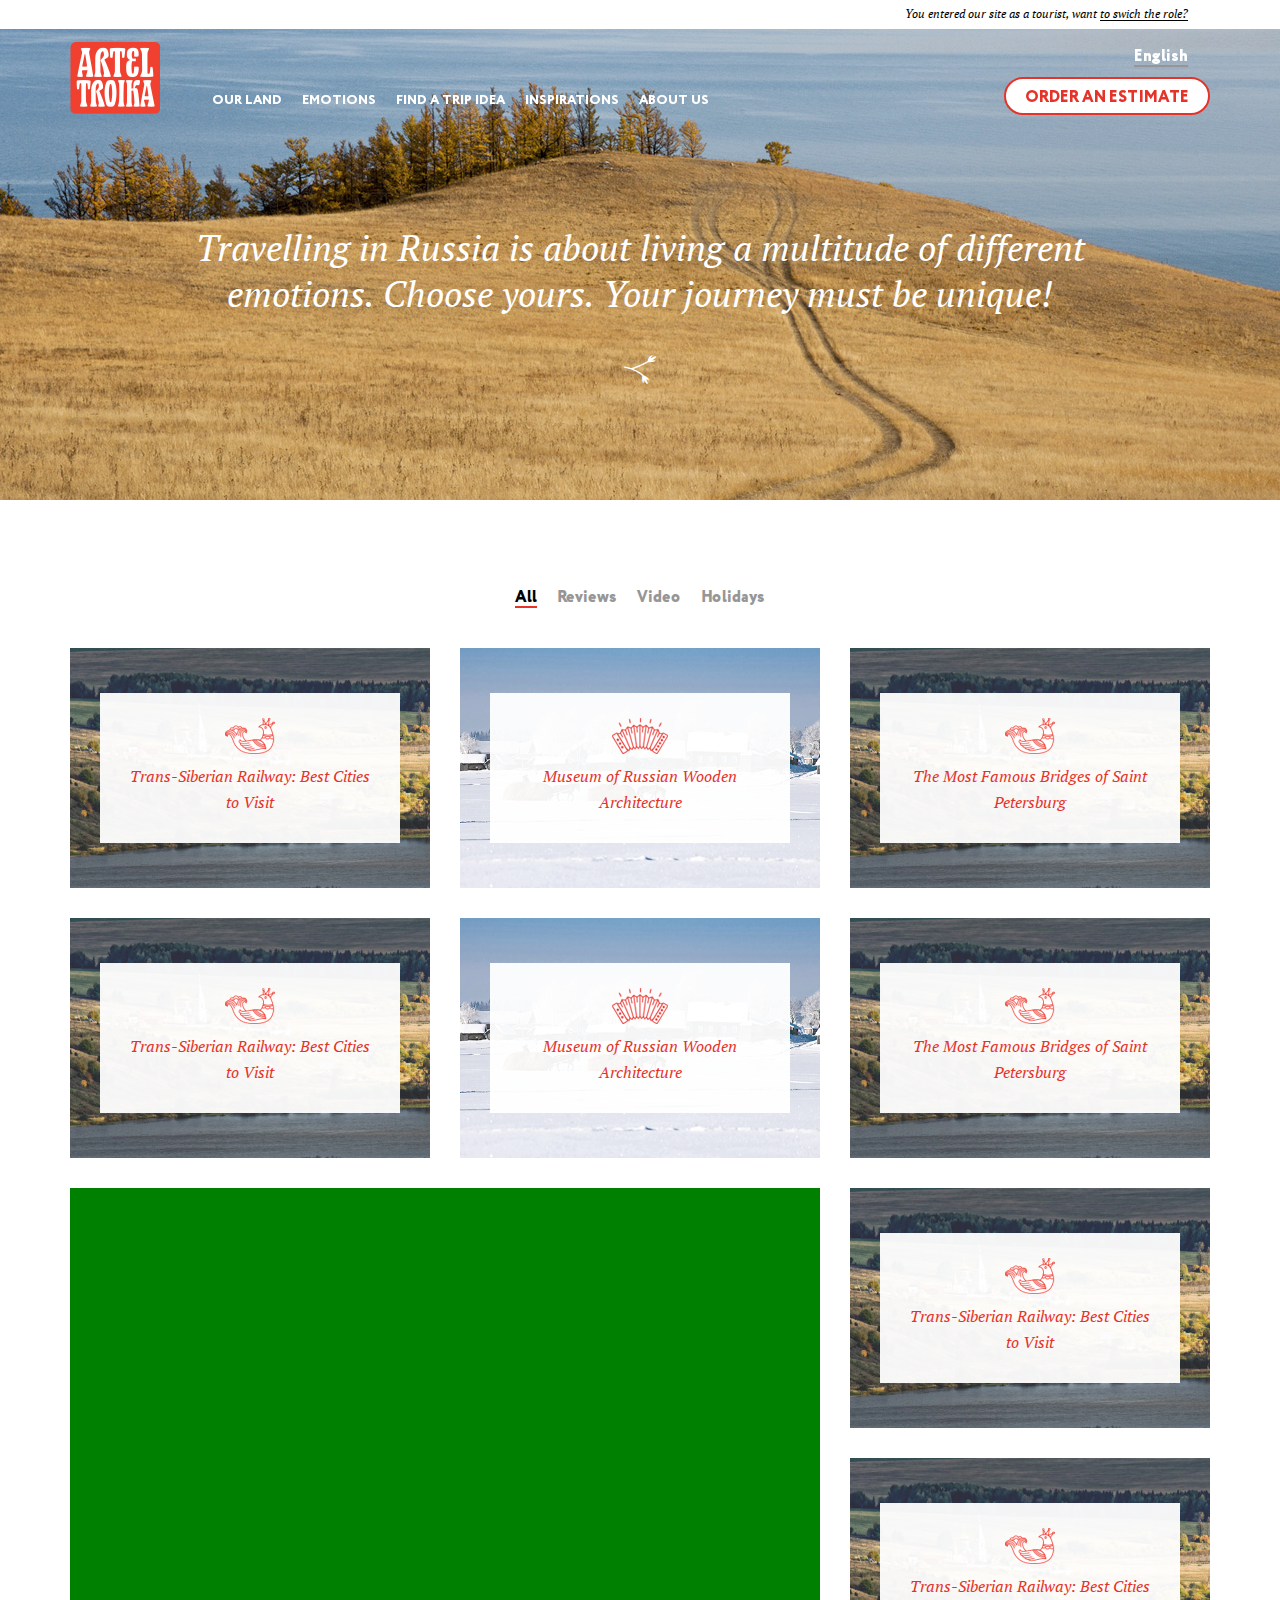
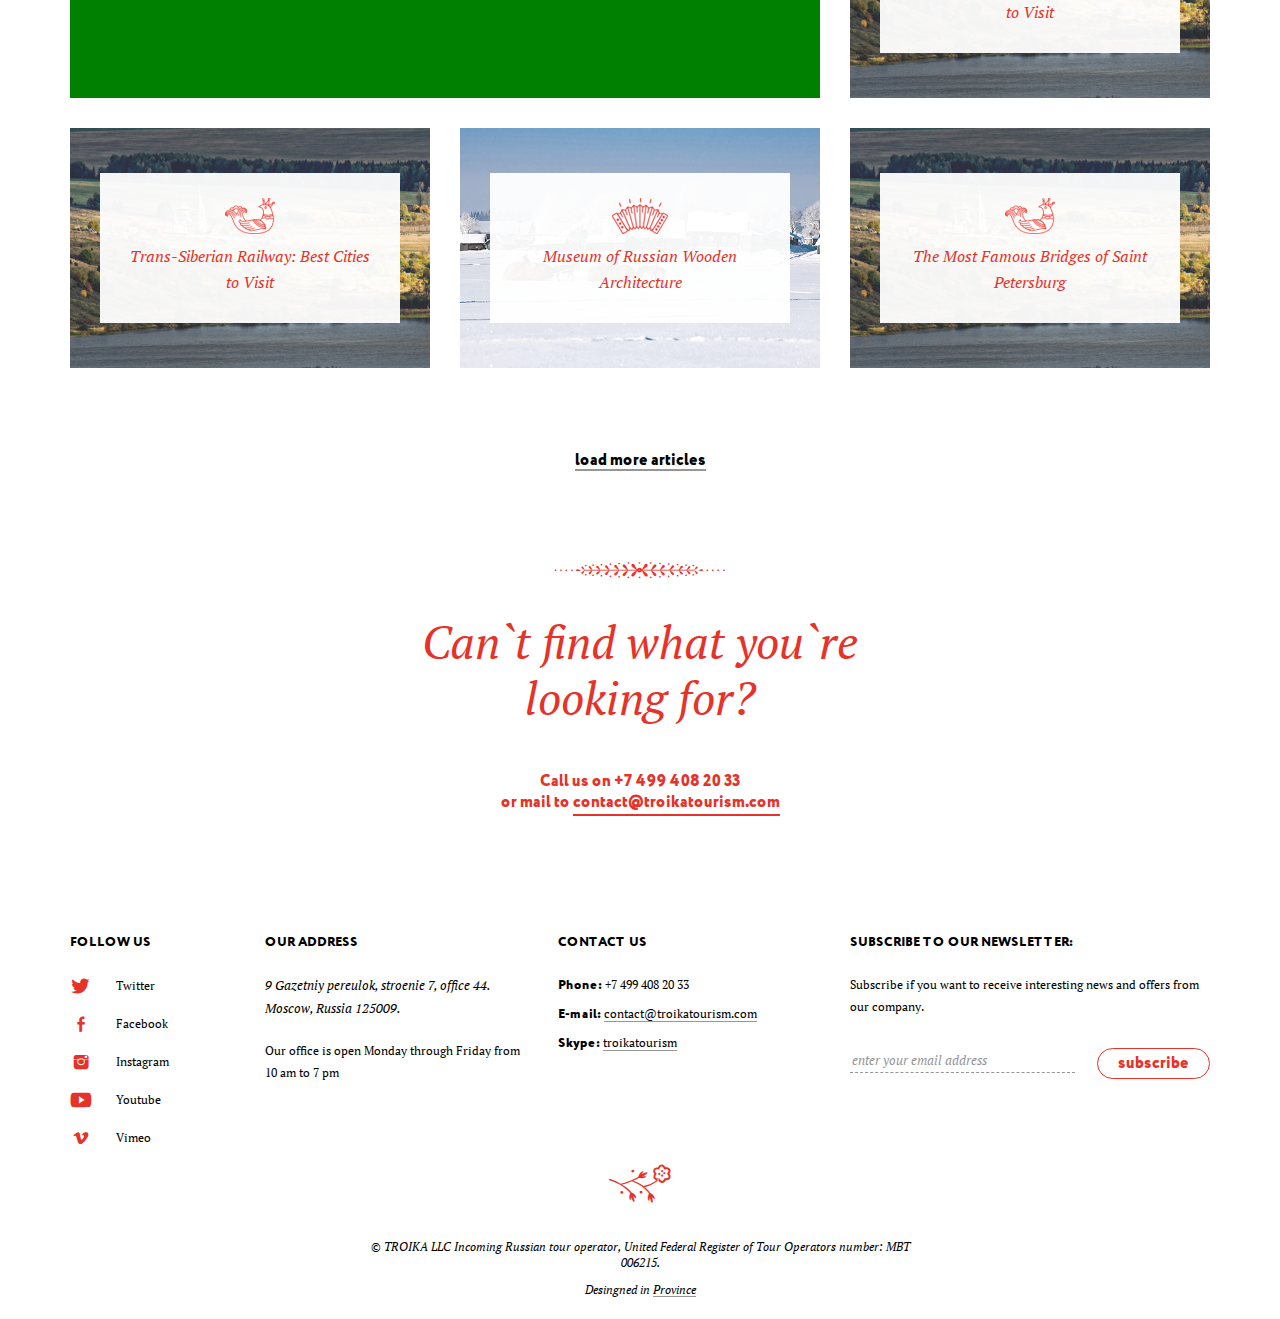
<file: inspirations.html>
<!DOCTYPE html>
<html>
<head>
<meta http-equiv="content-type" content="text/html;charset=utf8">
<meta http-equiv="X-UA-Compatible" content="IE=edge" />
<meta name="viewport" content="width=device-width, initial-scale=1.0, user-scalable=0">
<meta name="apple-mobile-web-app-capable" content="yes">
<meta name="HandheldFriendly" content="true" />
<meta name="apple-touch-fullscreen" content="yes" />
<meta name="format-detection" content="telephone=no">
<link rel="icon" type="image/x-icon" href="img/favicon.ico">
<link rel="shortcut icon" type="image/x-icon" href="img/favicon.ico">
<link rel="stylesheet" type="text/css" href="css/styles.css">
<link rel="stylesheet" type="text/css" href="css/media.css">
<link rel="stylesheet" type="text/css" href="css/bootstrap.css">
<link rel="stylesheet" type="text/css" href="css/slick.css">
<link rel="stylesheet" type="text/css" href="css/slick-theme.css">
<link rel="stylesheet" type="text/css" href="css/animate.css">
<link rel="stylesheet" href="css/demo.css">
<link rel="stylesheet" type="text/css" href="css/massive-menu.css">
<link href='https://fonts.googleapis.com/css?family=PT+Serif:400,400italic' rel='stylesheet' type='text/css'>
<script src="js/jquery.min.js"></script>
<script src="js/bootstrap.min.js"></script>
<script src="js/custom.js"></script>
<script src="js/slick.js"></script>
<script src="js/jquery.cookie.js"></script>
<script src="js/jquery.sticky-kit.min.js"></script>
<script src="js/jquery.custom-scroll.js"></script>
<script src="js/massive-menu.js"></script>
<script src="js/data-img.js"></script>
<title>Artel Troika - Inspirations</title>

<script type="text/javascript">

$(document).ready(function(){
$('.data-img').dataImg({
  xsm: 630,
  sml: 767,
  med: 1199,
  lrg: 1200,
  resize: true
});

$(window).scroll(function(){
    var params = new Object();
    params.docH = $(document).height();
    params.winH = $(window).height();
    params.scrollTop = $(this).scrollTop();
    params.checkSum = params.scrollTop + params.winH;
    if(parseInt(params.scrollTop) > 0){
        $('#upLine').slideUp('fast');
    }else{
        $('#upLine').slideDown('fast');
    }
});


$(window).on({
    'load':function() {
        stickyAffix();
        stickyMap();
    },
    'scroll':function() {
        var top = $(this).scrollTop();
        if(top > 1) {
            $(".mm-container").addClass('scrolled');
            //$(".top-help-block-link").stop().slideUp(200);
        } 
        else {
            $(".mm-container").removeClass('scrolled');
            //$(".top-help-block-link").stop().slideDown(200);
        }
    }
});


function OpenMenu(){
    $(".mm-mobile-menu").slideDown(300);
    setTimeout(function(){
        $("body").addClass('mm-fixed-body');
        $(".mm-open-icon").addClass('active');
        $('#logoImg').slideUp('fast');
        $('.top-help-block').css({display: 'none'});
        $('#langButton2').css({display: 'block'});
        $('#upMenu').css({backgroundColor: '#f4f1e7', opacity: '1'});
        $('#bigButton').css({display: 'none !important;'});
        $('#upLine').css({opacity: '0'});
    },100);
}

function CloseMenu(position){
    $("body").removeClass('mm-fixed-body');
    window.scrollTo(0,position);
    $(".mm-mobile-menu").slideUp(300);
    $('#logoImg').slideDown('fast');
    $('#bigButton').css({display: 'block !important;'});
    $('#upMenu').css({backgroundColor: 'transparent'});
    $('.top-help-block').css({
        display: 'block',
        backgroundColor: '#fff',
        opacity: '1'
    });
    $('#upLine').css({opacity: '1'});
    setTimeout(function(){
        $(".mm-open-icon").removeClass('active');
    },200);
}

function addHeight() {
    var h = $(window).height();
    h = h - $(".mm-container").outerHeight(true);
    $(".mm-mobile-menu").css('height', h);
    $(".mm-nav-mobile").css('height', h);
}


$(function (){
    var position;
    $(window).on({
        'resize':function() {
            if ($(".mm-open-icon").hasClass('active')) {
                CloseMenu(position);
            }
            addHeight();
        }
    });
    addHeight();
    $(document).on("click",".mm-open-icon",function(e){
        e.preventDefault();
        if (!$(this).hasClass('active')) {
            position = window.pageYOffset;
            OpenMenu();
        }
        else {
            CloseMenu(position);
        }
    });
});



$(function (){
    var position;
    $(window).on({
        'resize':function() {
            if ($(".mm-open-icon").hasClass('active')) {
                CloseMenu(position);
            }
            addHeight();
        }
    });
    addHeight();
    $(document).on("click",".mm-open-icon",function(e){ 
        e.preventDefault();
        if (!$(this).hasClass('active')) {
            position = window.pageYOffset;
            OpenMenu();
        }
        else {
            CloseMenu(position);
        }
    });
});

});

</script>

</head>
<body>
<nav class="mm-container mm-fixed-top subpage" id="mm-nav">
    <div class="top-help-block" id="check-user1">
        <div class="container">
            <div class="row">
                <div class="col-xs-12 col-sm-12 col-md-12 col-lg-12">
                    <div class="top-help-block-link" id="upLine">
                        You entered our site as a tourist, 
                        want <a href="javascript:;">to swich the role?</a> 
                    </div>
                </div>
            </div>
        </div>
    </div>
    <div class="container" id="upMenu">
        <div class="mm-container-inside">
            <div class="row">
                <div class="col-xs-12 col-sm-12 col-md-12 col-lg-12" id="newID">
                    <div class="mm-logos-box">
                        <div class="mm-mobile-open" id="buterId">
                            <button id="" class="open--mob mm-open-icon cmn-toggle-switch cmn-toggle-switch__htx" style="display: inline-block">
                              <span>toggle menu</span>
                            </button>
                        </div>
                        <div class="mm-logos" id="logoImg">
                            <a href="index.html"></a>
                        </div>
                    </div>
                    <div class="mm-nav-line">
                        <ul>
                            <li><a href="ourland.html">Our land</a></li>
                            <li><a href="emotions.html">Emotions</a></li>
                            <li><a href="find.html">Find a trip idea</a></li>
                            <li><a href="inspirations.html">Inspirations</a></li>
                            <li><a href="about.html">About us</a></li>
                        </ul>
                    </div>
                    <div class="lang-switch">
                        <ul>
                            <li class="lang-button"><a href="#" data-toggle="modal" data-target="#langswitch-modal">English</a></li>
                            <li id="bigButton" class="order-button"><a href="javascript:;">Order an Estimate</a></li>
                        </ul>
                    </div>
                </div>
            </div>
        </div>
    </div>
    <div class="mm-mobile-menu">
        <div class="mm-nav-mobile">
            <ul id="pageUl">
                <li><a href="ourland.html">Our land</a></li>
                <li><a href="emotions.html">Emotions</a></li>
                <li><a href="find.html">Find a trip idea</a></li>
                <li><a href="inspirations.html">Inspirations</a></li>
                <li><a href="about.html">About us</a></li>
                <li>
                    <div class="lang-switch" style="">
                        <ul>
                            <li class="lang-button" id=""><a href="#" data-toggle="modal" data-target="#langswitch-modal">English</a></li>
                            <li class="order-button" id="bigButton2"><a href="javascript:;">Order an Estimate</a></li>
                        </ul>
                    </div>
                </li>
            </ul>
            <div class="footer-contacts_contacts">
                <ul>
                    <li><a href="tel:+74994082033" class="no-border">+7 499 408 20 33</a></li>
                    <li><a href="mailto:contact@troikatourism.com">contact@troikatourism.com</a></li>
                </ul>
            </div>
            <div class="">
                <div class="footer-contacts_T">
                    Follow us
                </div>
                <div class="footer-contacts_social">
                    <ul>
                        <li><a href="javascript:;"><i class="icon-btn_twitter"></i></a></li>
                        <li><a href="javascript:;"><i class="icon-btn_fb"></i></a></li>
                        <li><a href="javascript:;"><i class="icon-btn_instagram"></i></a></li>
                        <li><a href="javascript:;"><i class="icon-btn_youtube"></i></a></li>
                        <li><a href="javascript:;"><i class="icon-btn_vimeo"></i></a></li>
                    </ul>
                </div>
            </div>
            <div class="" style="">
                <ul>
                    <li class="lang-button2" id="langButton2"><a href="#" data-toggle="modal" data-target="#langswitch-modal">English</a></li>
                </ul>
            </div>
        </div>
        <div class="mm-top-block mobile">
            <div class="container">
                <div class="row">
                    <div class="col-xs-12 col-sm-12 col-md-12 col-lg-12">
                        <div class="mm-top-block-container">
                                 <div class="lang-switch" id="twice">
                                <ul>
                                    <li class="lang-button"><a href="#" data-toggle="modal" data-target="#langswitch-modal">English</a></li>
                                    <li class="order-button" id="bigButton2"><a href="javascript:;">Order an Estimate</a></li>
                                </ul>
                            </div> -->
                        </div>
                    </div>
                </div>
            </div>
        </div>
    </div>
</nav>
<section class="header header-static">
    <div class="header-static_bg height500" style="background-image:url(img/img_slider_002.jpg);"></div>
    <div class="header-static_T">
        <h4>Travelling in Russia is about living a multitude of different emotions. Choose yours. Your journey must be unique!</h4>
        <i class="icon-ic_flower_6"></i>
    </div>
</section>

<section class="blog-nav">
    <div class="container">
        <div class="row">
            <div class="col-xs-12 col-sm-12 col-md-12 col-lg-12">
                <div class="blog-nav-box">
                    <ul>
                        <li class="active"><a href="javascript:;">All</a></li>
                        <li><a href="javascript:;">Reviews</a></li>
                        <li><a href="javascript:;">Video</a></li>
                        <li><a href="javascript:;">Holidays</a></li>
                    </ul>
                </div>
            </div>
        </div>
    </div>
</section>

<section class="blog-blocks">
    <div class="container">
        <div class="row">
            <div class="col-xs-12 col-sm-6 col-md-6 col-lg-4">
                <div class="blog-section_item">
                    <a href="javascript:;">
                        <img src="img/img_our_land_001.jpg" class="img-responsive">
                        <div class="blog-section_item-bg"></div>
                        <div class="blog-section_item-box">
                            <div class="blog-section_item-box_content">
                                <img src="img/img_inspirations_001.png">
                                <p>Trans-Siberian Railway: Best Cities to Visit</p>
                            </div>
                        </div>
                    </a>
                </div>
            </div>
            <div class="col-xs-12 col-sm-6 col-md-6 col-lg-4">
                <div class="blog-section_item">
                    <a href="javascript:;">
                        <img src="img/img_our_land_002.jpg" class="img-responsive">
                        <div class="blog-section_item-bg"></div>
                        <div class="blog-section_item-box">
                            <div class="blog-section_item-box_content">
                                <img src="img/img_inspirations_002.png">
                                <p>Museum of Russian Wooden Architecture</p>
                            </div>
                        </div>
                    </a>
                </div>
            </div>
            <div class="col-xs-12 col-sm-6 col-md-6 col-lg-4">
                <div class="blog-section_item">
                    <a href="javascript:;">
                        <img src="img/img_our_land_001.jpg" class="img-responsive">
                        <div class="blog-section_item-bg"></div>
                        <div class="blog-section_item-box">
                            <div class="blog-section_item-box_content">
                                <img src="img/img_inspirations_001.png">
                                <p>The Most Famous Bridges of Saint Petersburg</p>
                            </div>
                        </div>
                    </a>
                </div>
            </div>
            <div class="col-xs-12 col-sm-6 col-md-6 col-lg-4">
                <div class="blog-section_item">
                    <a href="javascript:;">
                        <img src="img/img_our_land_001.jpg" class="img-responsive">
                        <div class="blog-section_item-bg"></div>
                        <div class="blog-section_item-box">
                            <div class="blog-section_item-box_content">
                                <img src="img/img_inspirations_001.png">
                                <p>Trans-Siberian Railway: Best Cities to Visit</p>
                            </div>
                        </div>
                    </a>
                </div>
            </div>
            <div class="col-xs-12 col-sm-6 col-md-6 col-lg-4">
                <div class="blog-section_item">
                    <a href="javascript:;">
                        <img src="img/img_our_land_002.jpg" class="img-responsive">
                        <div class="blog-section_item-bg"></div>
                        <div class="blog-section_item-box">
                            <div class="blog-section_item-box_content">
                                <img src="img/img_inspirations_002.png">
                                <p>Museum of Russian Wooden Architecture</p>
                            </div>
                        </div>
                    </a>
                </div>
            </div>
            <div class="col-xs-12 col-sm-6 col-md-6 col-lg-4">
                <div class="blog-section_item">
                    <a href="javascript:;">
                        <img src="img/img_our_land_001.jpg" class="img-responsive">
                        <div class="blog-section_item-bg"></div>
                        <div class="blog-section_item-box">
                            <div class="blog-section_item-box_content">
                                <img src="img/img_inspirations_001.png">
                                <p>The Most Famous Bridges of Saint Petersburg</p>
                            </div>
                        </div>
                    </a>
                </div>
            </div>
        </div>
    </div>
</section>

<section class="blog-blocks with-widget">
    <div class="container">
        <div class="row">
            <div class="hidden-xs hidden-sm col-md-6 col-lg-8">
                <div class="widget-block"></div>
            </div>
            <div class="col-xs-12 col-sm-12 col-md-6 col-lg-4">
                <div class="row">
                    <div class="col-xs-12 col-sm-6 col-md-12 col-lg-12">
                        <div class="blog-section_item">
                            <a href="javascript:;">
                                <img src="img/img_our_land_001.jpg" class="img-responsive">
                                <div class="blog-section_item-bg"></div>
                                <div class="blog-section_item-box">
                                    <div class="blog-section_item-box_content">
                                        <img src="img/img_inspirations_001.png">
                                        <p>Trans-Siberian Railway: Best Cities to Visit</p>
                                    </div>
                                </div>
                            </a>
                        </div>
                    </div>
                    <div class="col-xs-12 col-sm-6 col-md-12 col-lg-12">
                        <div class="blog-section_item">
                            <a href="javascript:;">
                                <img src="img/img_our_land_001.jpg" class="img-responsive">
                                <div class="blog-section_item-bg"></div>
                                <div class="blog-section_item-box">
                                    <div class="blog-section_item-box_content">
                                        <img src="img/img_inspirations_001.png">
                                        <p>Trans-Siberian Railway: Best Cities to Visit</p>
                                    </div>
                                </div>
                            </a>
                        </div>
                    </div>
                </div>
            </div>
        </div>
    </div>
</section>

<section class="blog-blocks last-default-block">
    <div class="container">
        <div class="row blog-section_grid">
            <div class="col-xs-12 col-sm-6 col-md-6 col-lg-4">
                <div class="blog-section_item">
                    <a href="javascript:;">
                        <img src="img/img_our_land_001.jpg" class="img-responsive">
                        <div class="blog-section_item-bg"></div>
                        <div class="blog-section_item-box">
                            <div class="blog-section_item-box_content">
                                <img src="img/img_inspirations_001.png">
                                <p>Trans-Siberian Railway: Best Cities to Visit</p>
                            </div>
                        </div>
                    </a>
                </div>
            </div>
            <div class="col-xs-12 col-sm-6 col-md-6 col-lg-4">
                <div class="blog-section_item">
                    <a href="javascript:;">
                        <img src="img/img_our_land_002.jpg" class="img-responsive">
                        <div class="blog-section_item-bg"></div>
                        <div class="blog-section_item-box">
                            <div class="blog-section_item-box_content">
                                <img src="img/img_inspirations_002.png">
                                <p>Museum of Russian Wooden Architecture</p>
                            </div>
                        </div>
                    </a>
                </div>
            </div>
            <div class="col-xs-12 col-sm-6 col-md-6 col-lg-4">
                <div class="blog-section_item">
                    <a href="javascript:;">
                        <img src="img/img_our_land_001.jpg" class="img-responsive">
                        <div class="blog-section_item-bg"></div>
                        <div class="blog-section_item-box">
                            <div class="blog-section_item-box_content">
                                <img src="img/img_inspirations_001.png">
                                <p>The Most Famous Bridges of Saint Petersburg</p>
                            </div>
                        </div>
                    </a>
                </div>
            </div>
        </div>
        <div class="row">
            <div class="blog-section-more section_morelink">
                <a href="javascript:;">load more articles</a>
            </div>
        </div>
    </div>
</section>

<section class="footer">
    <div class="container">
        <div class="row footer_header">
            <div class="col-xs-12 col-sm-12 col-md-12 col-lg-12">
                <div class="footer_line">
                    <i class="icon-ic_flower_8"></i>
                </div>
            </div>
            <div class="col-xs-12 col-sm-10 col-sm-offset-1 col-md-10 col-md-6offest-1 col-lg-6 col-lg-offset-3">
                <div class="footer_T">
                    Can`t find what you`re<br>looking for?
                </div>
                <div class="footer_T-sub">
                    Call us on +7 499 408 20 33<br>
                    or mail to <a href="mailto:contact@troikatourism.com">contact@troikatourism.com</a>
                </div>
            </div>
        </div>
        <div class="row">
            <div class="hidden-xs hidden-sm col-md-2 col-lg-2">
                <div class="footer-contacts_T">
                    Follow us
                </div>
                <div class="footer-contacts_social">
                    <ul>
                        <li><a href="javascript:;"><i class="icon-btn_twitter"></i><span>Twitter</span></a></li>
                        <li><a href="javascript:;"><i class="icon-btn_fb"></i><span>Facebook</span></a></li>
                        <li><a href="javascript:;"><i class="icon-btn_instagram"></i><span>Instagram</span></a></li>
                        <li><a href="javascript:;"><i class="icon-btn_youtube"></i><span>Youtube</span></a></li>
                        <li><a href="javascript:;"><i class="icon-btn_vimeo"></i><span>Vimeo</span></a></li>
                    </ul>
                </div>
            </div>
            <div class="col-xs-12 col-sm-6 col-md-5 col-lg-3">
                <div class="footer-contacts_T">
                    Our address
                </div>
                <div class="footer-contacts_content">
                    <p>9 Gazetniy pereulok, stroenie 7, office 44. Moscow, Russia 125009.</p>
                    <p>Our office is open Monday through Friday from 10 am to 7 pm</p>
                </div>
            </div>
            <div class="col-xs-12 col-sm-6 col-md-3 col-lg-3">
                <div class="footer-contacts_T">
                    Contact us
                </div>
                <div class="footer-contacts_contacts">
                    <ul>
                        <li>Phone: <a href="tel:+74994082033" class="no-border">+7 499 408 20 33</a></li>
                        <li>E-mail: <a href="mailto:contact@troikatourism.com">contact@troikatourism.com</a></li>
                        <li>Skype: <a href="skype:live:troikatourism?chat">troikatourism</a></li>
                    </ul>
                </div>
            </div>

            <div class="col-xs-12 col-sm-7 col-md-5 col-lg-4">
                <div class="footer-contacts_T">
                    Subscribe to our newsletter:
                </div>
                <div class="footer-contacts_form-T">
                    <p>Subscribe if you want to receive interesting news and offers from our company.</p>
                </div>
                <div class="footer-contacts_form">
                    <form action="" method="" class="base-form">
                        <div class="form-group float-group">
                            <input type="email" class="form-control" id="" required name="email" placeholder="enter your email address">
                        </div>
                        <div class="form-group float-group margin-left">
                            <button type="submit">subscribe</button>
                        </div>
                    </form>
                </div>
            </div>
        </div>
        <div class="row">
            <div class="col-xs-12 col-sm-12 col-md-12 col-lg-12">
                <div class="footer_line last"><i class="icon-ic_flower_9"></i></div>
            </div>
            <div class="col-xs-12 col-sm-12 col-md-12 col-lg-6 col-lg-offset-3">
                <div class="footer_copy">
                    © TROIKA LLC Incoming Russian tour operator, United Federal Register of Tour Operators number: MBT 006215.
                </div>
                <div class="footer_province">
                    Desingned in <a href="http://provincestudio.ru" title="Desingned in Province" target="_blank">Province</a>
                </div>
            </div>
        </div>
    </div>
</section>
<script src="js/demo.js"></script>
</body>
</html>
</file>
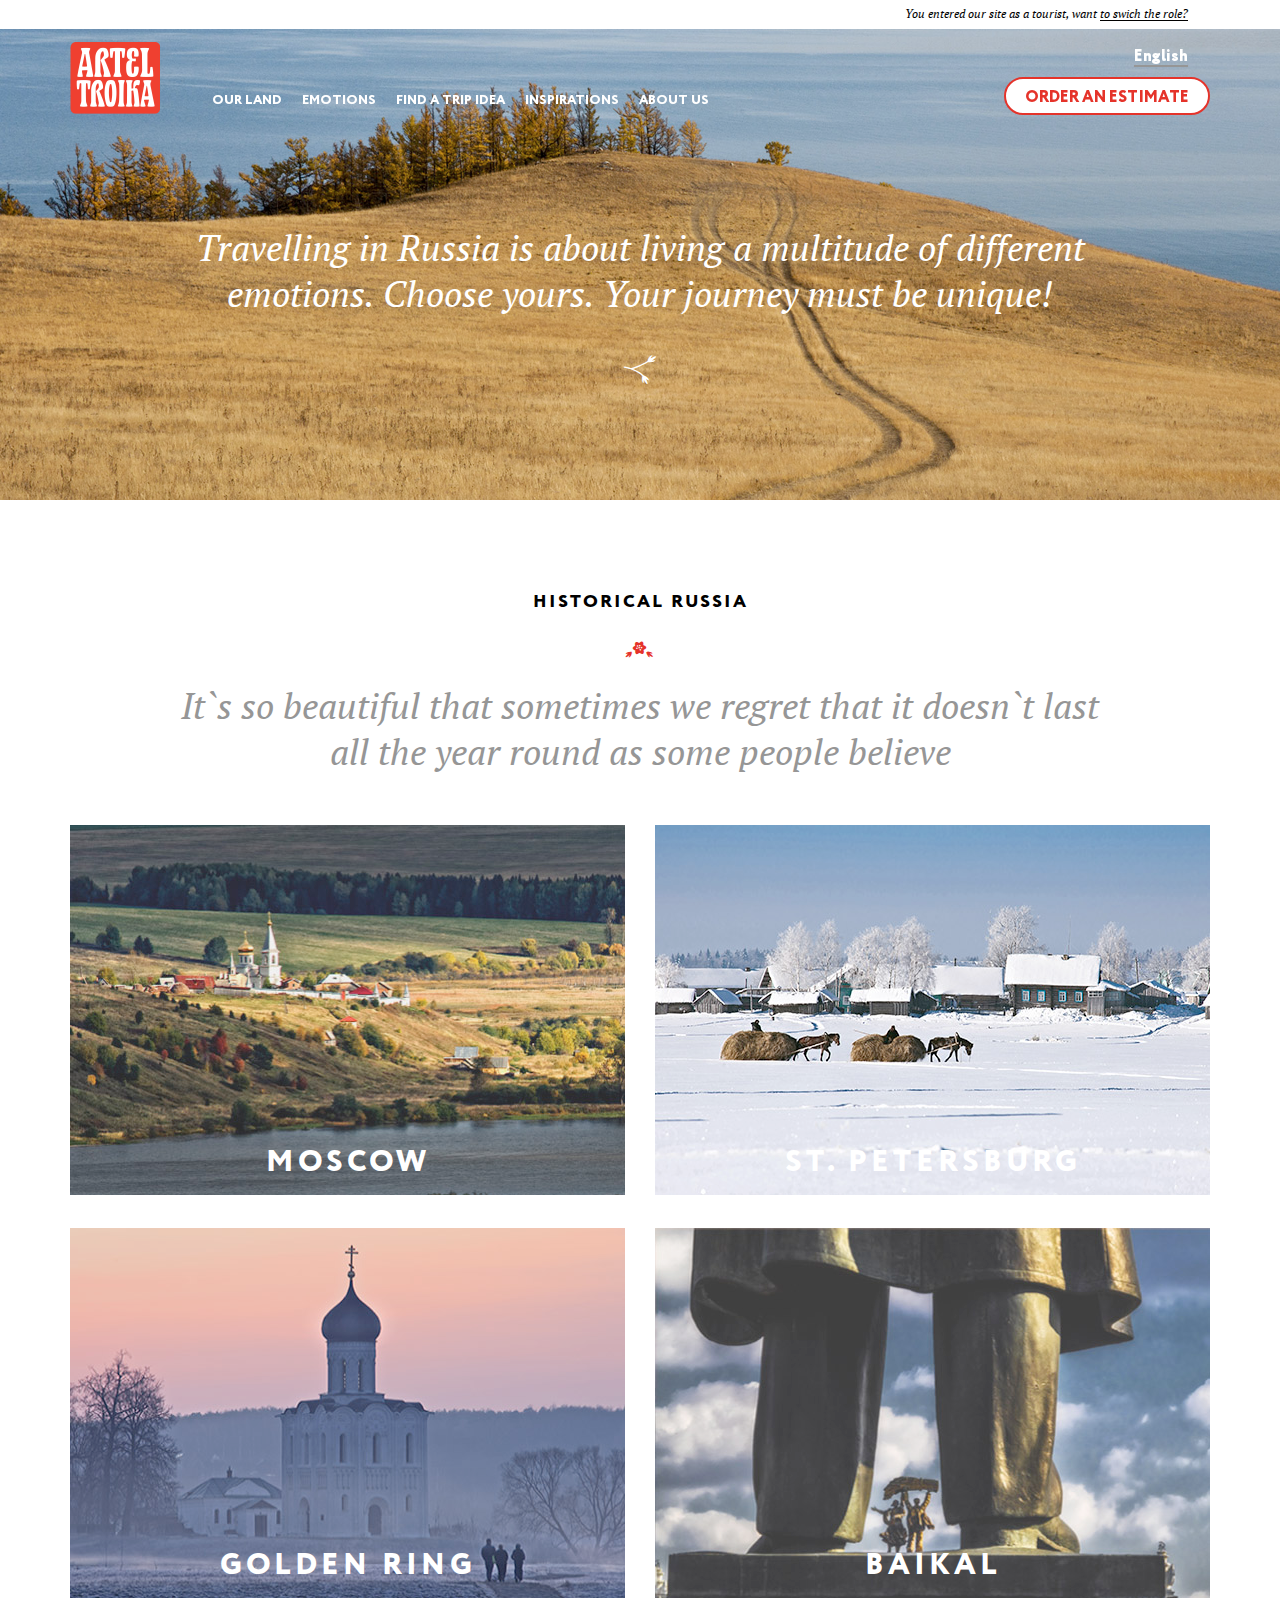
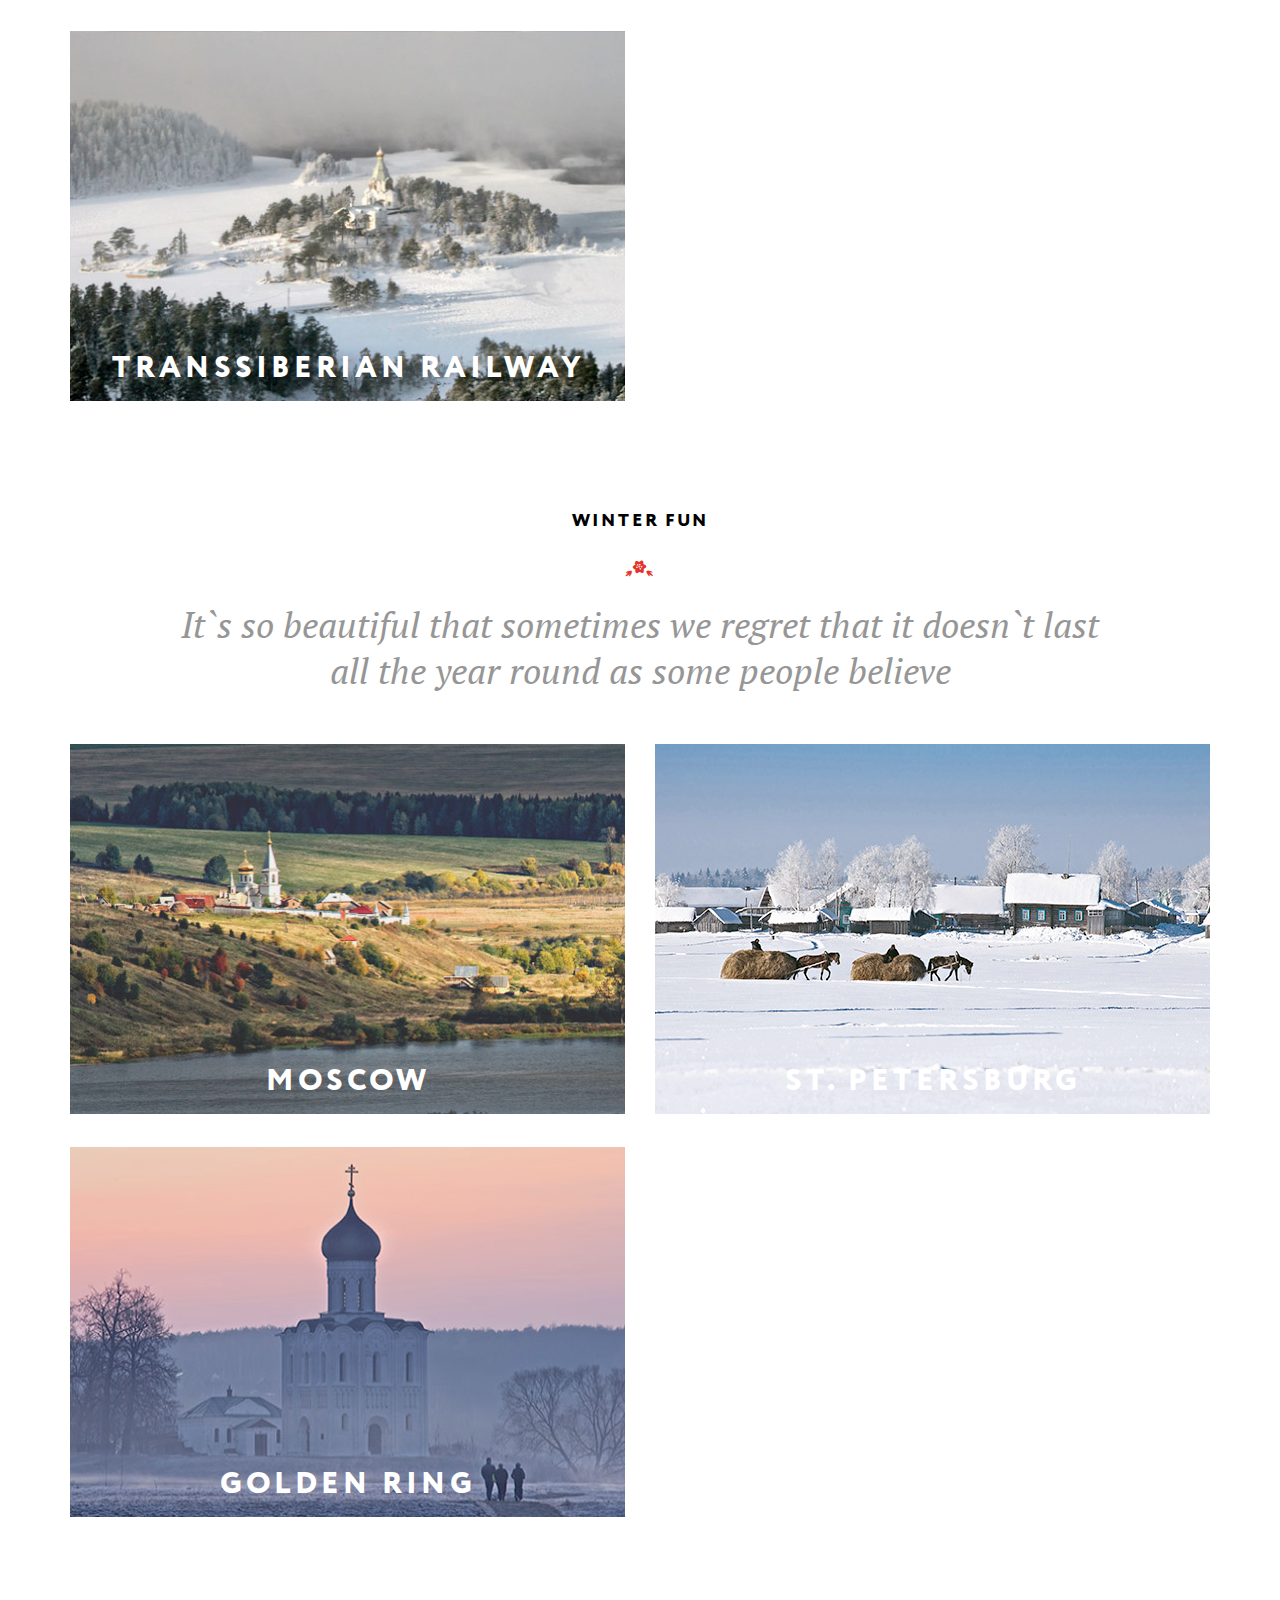
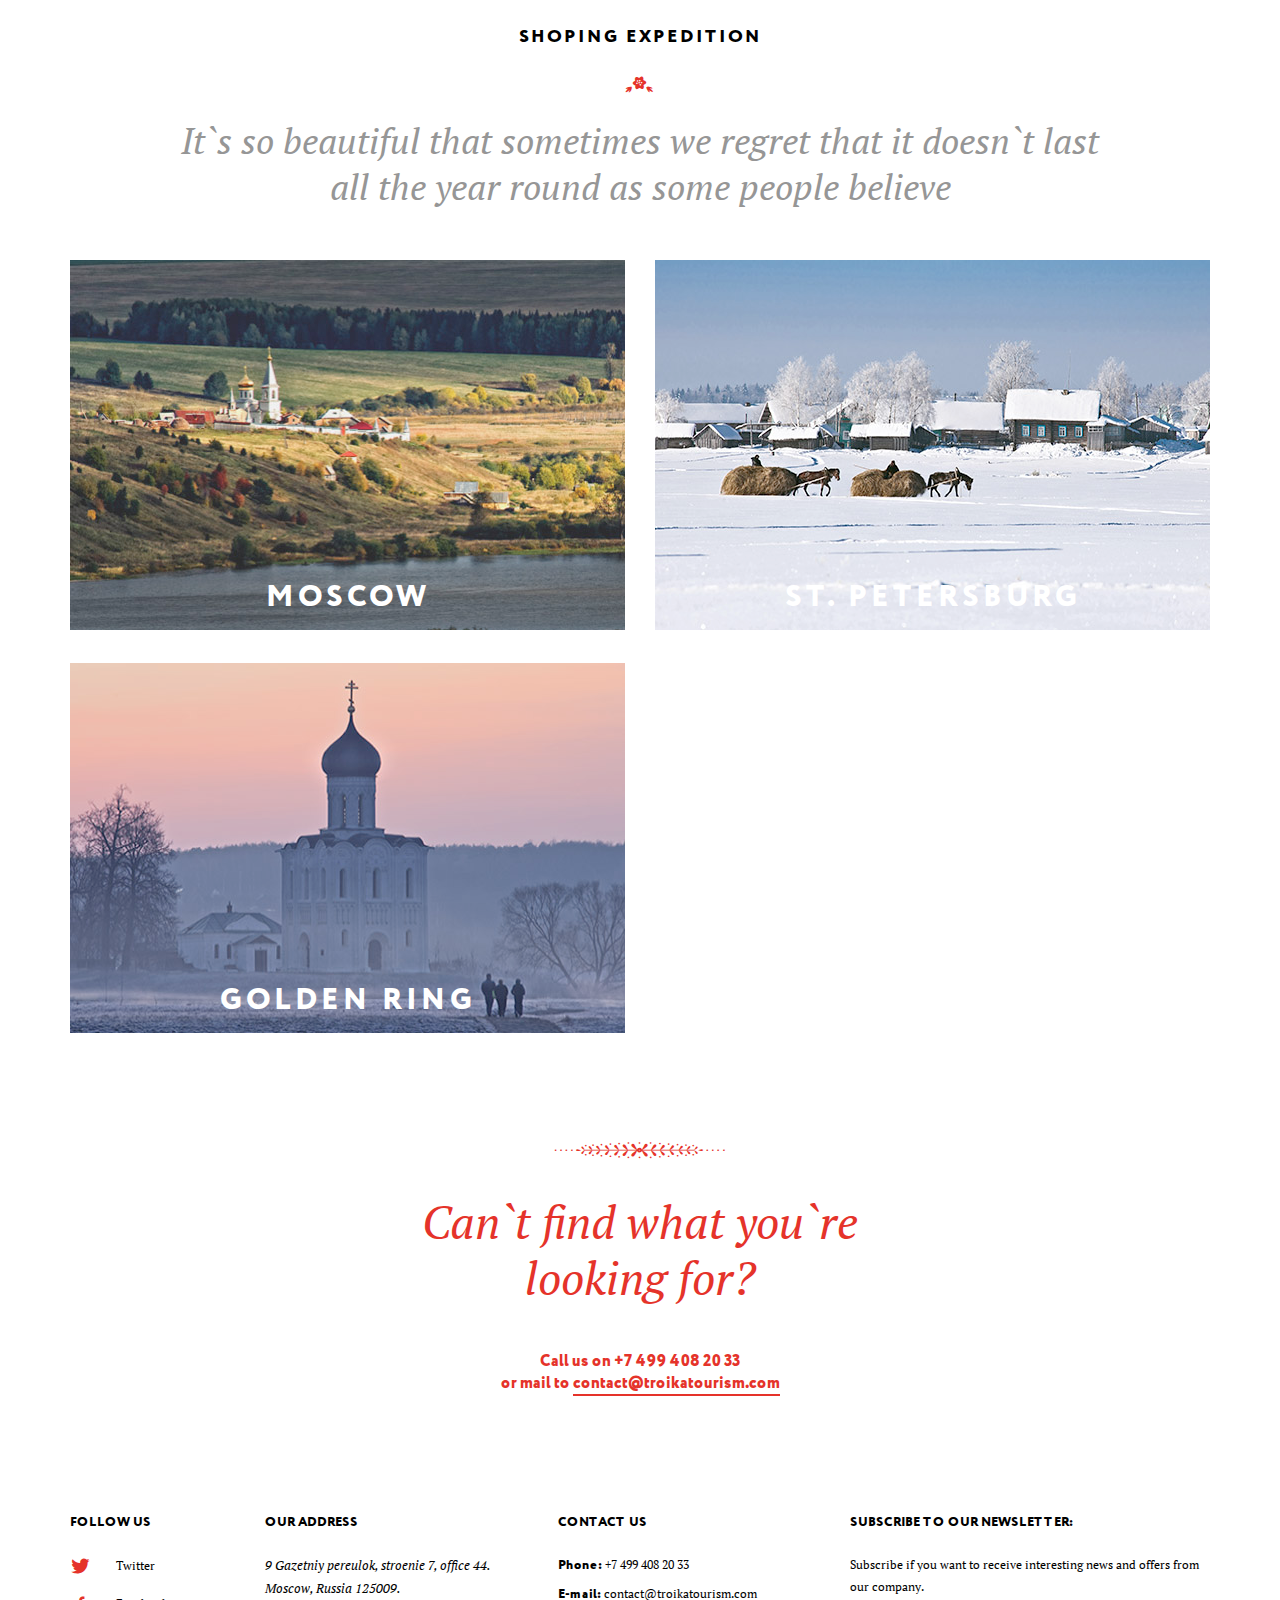
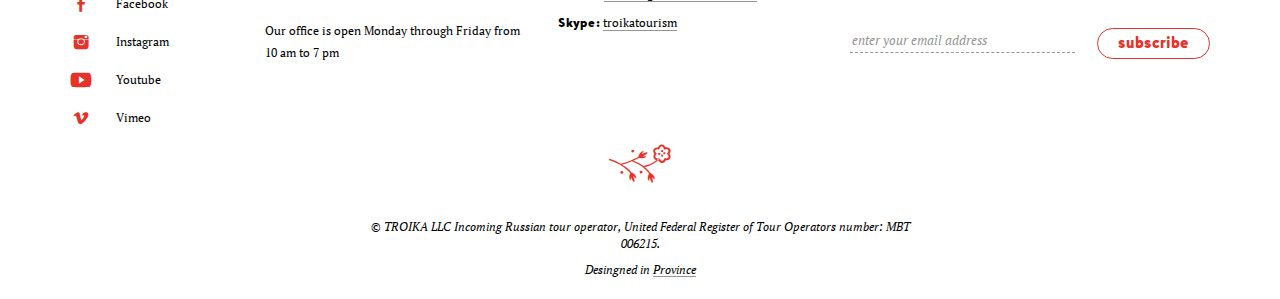
<file: ourland.html>
<!DOCTYPE html>
<html>
<head>
<meta http-equiv="content-type" content="text/html;charset=utf8">
<meta http-equiv="X-UA-Compatible" content="IE=edge" />
<meta name="viewport" content="width=device-width, initial-scale=1.0, user-scalable=0">
<meta name="apple-mobile-web-app-capable" content="yes">
<meta name="HandheldFriendly" content="true" />
<meta name="apple-touch-fullscreen" content="yes" />
<meta name="format-detection" content="telephone=no">
<link rel="icon" type="image/x-icon" href="img/favicon.ico">
<link rel="shortcut icon" type="image/x-icon" href="img/favicon.ico">
<link rel="stylesheet" type="text/css" href="css/styles.css">
<link rel="stylesheet" type="text/css" href="css/media.css">
<link rel="stylesheet" type="text/css" href="css/bootstrap.css">
<link rel="stylesheet" type="text/css" href="css/slick.css">
<link rel="stylesheet" type="text/css" href="css/slick-theme.css">
<link rel="stylesheet" type="text/css" href="css/animate.css">
<link rel="stylesheet" href="css/demo.css">
<link rel="stylesheet" type="text/css" href="css/massive-menu.css">
<link href='https://fonts.googleapis.com/css?family=PT+Serif:400,400italic' rel='stylesheet' type='text/css'>
<script src="js/jquery.min.js"></script>
<script src="js/bootstrap.min.js"></script>
<script src="js/custom.js"></script>
<script src="js/slick.js"></script>
<script src="js/jquery.cookie.js"></script>
<script src="js/jquery.sticky-kit.min.js"></script>
<script src="js/jquery.custom-scroll.js"></script>
<script src="js/massive-menu.js"></script>
<script src="js/data-img.js"></script>
<title>Artel Troika - Our land</title>

<script type="text/javascript">

$(document).ready(function(){
    $('.data-img').dataImg({
      xsm: 630,
      sml: 767,
      med: 1199,
      lrg: 1200,
      resize: true
    });


    $(window).on({
        'load':function() {
            stickyAffix();
            stickyMap();
        },
        'scroll':function() {
            var top = $(this).scrollTop();
            if(top > 1) {
                $(".mm-container").addClass('scrolled');
                //$(".top-help-block-link").stop().slideUp(200);
            } 
            else {
                $(".mm-container").removeClass('scrolled');
                //$(".top-help-block-link").stop().slideDown(200);
            }
        }
    });

    
    $(window).scroll(function(){
        var params = new Object();
        params.docH = $(document).height();
        params.winH = $(window).height();
        params.scrollTop = $(this).scrollTop();
        params.checkSum = params.scrollTop + params.winH;
        //console.log(params);
        if(parseInt(params.scrollTop) > 0){
            //console.log('Страница была прокручена от начала');
            $('#upLine').slideUp('fast');
        }else{
            //console.log('Смещение = 0');
            $('#upLine').slideDown('fast');
        }
    });
});

</script>

</head>

<body>
<nav class="mm-container mm-fixed-top subpage" id="mm-nav">
    <div class="top-help-block" id="check-user1">
        <div class="container">
            <div class="row">
                <div class="col-xs-12 col-sm-12 col-md-12 col-lg-12">
                    <div class="top-help-block-link" id="upLine">
                        You entered our site as a tourist, 
                        want <a href="javascript:;">to swich the role?</a> 
                    </div>
                </div>
            </div>
        </div>
    </div>
    <div class="container" id="upMenu">
        <div class="mm-container-inside">
            <div class="row">
                <div class="col-xs-12 col-sm-12 col-md-12 col-lg-12" id="newID">
                    <div class="mm-logos-box">
                        <div class="mm-mobile-open" id="buterId">
                            <button id="" class="open--mob mm-open-icon cmn-toggle-switch cmn-toggle-switch__htx" style="display: inline-block">
                              <span>toggle menu</span>
                            </button>
                        </div>
                        <div class="mm-logos" id="logoImg">
                            <a href="index.html"></a>
                        </div>
                    </div>
                    <div class="mm-nav-line">
                        <ul>
                            <li><a href="ourland.html">Our land</a></li>
                            <li><a href="emotions.html">Emotions</a></li>
                            <li><a href="find.html">Find a trip idea</a></li>
                            <li><a href="inspirations.html">Inspirations</a></li>
                            <li><a href="about.html">About us</a></li>
                        </ul>
                    </div>
                    <div class="lang-switch">
                        <ul>
                            <li class="lang-button"><a href="#" data-toggle="modal" data-target="#langswitch-modal">English</a></li>
                            <li id="bigButton" class="order-button"><a href="javascript:;">Order an Estimate</a></li>
                        </ul>
                    </div>
                </div>
            </div>
        </div>
    </div>
    <div class="mm-mobile-menu">
        <div class="mm-nav-mobile">
            <ul id="pageUl">
                <li><a href="ourland.html">Our land</a></li>
                <li><a href="emotions.html">Emotions</a></li>
                <li><a href="find.html">Find a trip idea</a></li>
                <li><a href="inspirations.html">Inspirations</a></li>
                <li><a href="about.html">About us</a></li>
                <li>
                    <div class="lang-switch" style="">
                        <ul>
                            <li class="lang-button" id=""><a href="#" data-toggle="modal" data-target="#langswitch-modal">English</a></li>
                            <li class="order-button" id="bigButton2"><a href="javascript:;">Order an Estimate</a></li>
                        </ul>
                    </div>
                </li>
            </ul>
            <div class="footer-contacts_contacts">
                <ul>
                    <li><a href="tel:+74994082033" class="no-border">+7 499 408 20 33</a></li>
                    <li><a href="mailto:contact@troikatourism.com">contact@troikatourism.com</a></li>
                </ul>
            </div>
            <div class="">
                <div class="footer-contacts_T">
                    Follow us
                </div>
                <div class="footer-contacts_social">
                    <ul>
                        <li><a href="javascript:;"><i class="icon-btn_twitter"></i></a></li>
                        <li><a href="javascript:;"><i class="icon-btn_fb"></i></a></li>
                        <li><a href="javascript:;"><i class="icon-btn_instagram"></i></a></li>
                        <li><a href="javascript:;"><i class="icon-btn_youtube"></i></a></li>
                        <li><a href="javascript:;"><i class="icon-btn_vimeo"></i></a></li>
                    </ul>
                </div>
            </div>
            <div class="" style="">
                <ul>
                    <li class="lang-button2" id="langButton2"><a href="#" data-toggle="modal" data-target="#langswitch-modal">English</a></li>
                </ul>
            </div>
        </div>
        <div class="mm-top-block mobile">
            <div class="container">
                <div class="row">
                    <div class="col-xs-12 col-sm-12 col-md-12 col-lg-12">
                        <div class="mm-top-block-container">
<!--                             <div class="lang-switch" id="twice">
                                <ul>
                                    <li class="lang-button"><a href="#" data-toggle="modal" data-target="#langswitch-modal">English</a></li>
                                    <li class="order-button" id="bigButton2"><a href="javascript:;">Order an Estimate</a></li>
                                </ul>
                            </div> -->
                        </div>
                    </div>
                </div>
            </div>
        </div>
    </div>
</nav>


<section class="header header-static">
    <div class="header-static_bg height500" style="background-image:url(img/img_slider_002.jpg);"></div>
    <div class="header-static_T">
        <h4>Travelling in Russia is about living a multitude of different emotions. Choose yours. Your journey must be unique!</h4>
        <i class="icon-ic_flower_6"></i>
    </div>
</section>

<section class="mainpage-section our-land">
    <div class="container">
        <div class="row">
            <div class="col-xs-12 col-sm-12 col-md-12 col-lg-12">
                <div class="section_T">
                    Historical russia
                    <i class="icon-ic_flower_3"></i>
                </div>
            </div>
            <div class="col-xs-12 col-sm-12 col-md-12 col-lg-10 col-lg-offset-1">
                <div class="our-land_introtext section_introtext">
                    <h4>It`s so beautiful that sometimes we regret that it doesn`t last all the year round as some people believe</h4>
                </div>
            </div>
        </div>
        <div class="row">
            <div class="col-xs-12 col-sm-6 col-md-6 col-lg-6">
                <div class="our-land_grid-item">
                    <a href="javascript:;">
                        <div class="our-land_grid-item_img">
                            <img src="img/img_our_land_001.jpg" class="img-responsive">
                        </div>
                        <div class="our-land_grid-item_T">
                            moscow
                        </div>
                    </a>
                </div>
            </div>
            <div class="col-xs-12 col-sm-6 col-md-6 col-lg-6">
                <div class="our-land_grid-item">
                    <a href="javascript:;">
                        <div class="our-land_grid-item_img">
                            <img src="img/img_our_land_002.jpg" class="img-responsive">
                        </div>
                        <div class="our-land_grid-item_T">
                            St. Petersburg
                        </div>
                    </a>
                </div>
            </div>
            <div class="col-xs-12 col-sm-6 col-md-6 col-lg-6">
                <div class="our-land_grid-item">
                    <a href="javascript:;">
                        <div class="our-land_grid-item_img">
                            <img src="img/img_our_land_003.jpg" class="img-responsive">
                        </div>
                        <div class="our-land_grid-item_T">
                            golden ring
                        </div>
                    </a>
                </div>
            </div>
            <div class="col-xs-12 col-sm-6 col-md-6 col-lg-6">
                <div class="our-land_grid-item">
                    <a href="javascript:;">
                        <div class="our-land_grid-item_img">
                            <img src="img/img_our_land_004.jpg" class="img-responsive">
                        </div>
                        <div class="our-land_grid-item_T">
                            baikal
                        </div>
                    </a>
                </div>
            </div>
            <div class="col-xs-12 col-sm-6 col-md-6 col-lg-6">
                <div class="our-land_grid-item">
                    <a href="javascript:;">
                        <div class="our-land_grid-item_img">
                            <img src="img/img_our_land_005.jpg" class="img-responsive">
                        </div>
                        <div class="our-land_grid-item_T">
                            TransSiberian Railway
                        </div>
                    </a>
                </div>
            </div>
        </div>
    </div>
</section>

<section class="mainpage-section our-land">
    <div class="container">
        <div class="row">
            <div class="col-xs-12 col-sm-12 col-md-12 col-lg-12">
                <div class="section_T">
                    Winter Fun
                    <i class="icon-ic_flower_3"></i>
                </div>
            </div>
            <div class="col-xs-12 col-sm-12 col-md-12 col-lg-10 col-lg-offset-1">
                <div class="our-land_introtext section_introtext">
                    <h4>It`s so beautiful that sometimes we regret that it doesn`t last all the year round as some people believe</h4>
                </div>
            </div>
        </div>
        <div class="row">
            <div class="col-xs-12 col-sm-6 col-md-6 col-lg-6">
                <div class="our-land_grid-item">
                    <a href="javascript:;">
                        <div class="our-land_grid-item_img">
                            <img src="img/img_our_land_001.jpg" class="img-responsive">
                        </div>
                        <div class="our-land_grid-item_T">
                            moscow
                        </div>
                    </a>
                </div>
            </div>
            <div class="col-xs-12 col-sm-6 col-md-6 col-lg-6">
                <div class="our-land_grid-item">
                    <a href="javascript:;">
                        <div class="our-land_grid-item_img">
                            <img src="img/img_our_land_002.jpg" class="img-responsive">
                        </div>
                        <div class="our-land_grid-item_T">
                            St. Petersburg
                        </div>
                    </a>
                </div>
            </div>
            <div class="col-xs-12 col-sm-6 col-md-6 col-lg-6">
                <div class="our-land_grid-item">
                    <a href="javascript:;">
                        <div class="our-land_grid-item_img">
                            <img src="img/img_our_land_003.jpg" class="img-responsive">
                        </div>
                        <div class="our-land_grid-item_T">
                            golden ring
                        </div>
                    </a>
                </div>
            </div>
        </div>
    </div>
</section>

<section class="mainpage-section our-land">
    <div class="container">
        <div class="row">
            <div class="col-xs-12 col-sm-12 col-md-12 col-lg-12">
                <div class="section_T">
                    Shoping Expedition
                    <i class="icon-ic_flower_3"></i>
                </div>
            </div>
            <div class="col-xs-12 col-sm-12 col-md-12 col-lg-10 col-lg-offset-1">
                <div class="our-land_introtext section_introtext">
                    <h4>It`s so beautiful that sometimes we regret that it doesn`t last all the year round as some people believe</h4>
                </div>
            </div>
        </div>
        <div class="row">
            <div class="col-xs-12 col-sm-6 col-md-6 col-lg-6">
                <div class="our-land_grid-item">
                    <a href="javascript:;">
                        <div class="our-land_grid-item_img">
                            <img src="img/img_our_land_001.jpg" class="img-responsive">
                        </div>
                        <div class="our-land_grid-item_T">
                            moscow
                        </div>
                    </a>
                </div>
            </div>
            <div class="col-xs-12 col-sm-6 col-md-6 col-lg-6">
                <div class="our-land_grid-item">
                    <a href="javascript:;">
                        <div class="our-land_grid-item_img">
                            <img src="img/img_our_land_002.jpg" class="img-responsive">
                        </div>
                        <div class="our-land_grid-item_T">
                            St. Petersburg
                        </div>
                    </a>
                </div>
            </div>
            <div class="col-xs-12 col-sm-6 col-md-6 col-lg-6">
                <div class="our-land_grid-item">
                    <a href="javascript:;">
                        <div class="our-land_grid-item_img">
                            <img src="img/img_our_land_003.jpg" class="img-responsive">
                        </div>
                        <div class="our-land_grid-item_T">
                            golden ring
                        </div>
                    </a>
                </div>
            </div>
        </div>
    </div>
</section>

<section class="footer">
    <div class="container">
        <div class="row footer_header">
            <div class="col-xs-12 col-sm-12 col-md-12 col-lg-12">
                <div class="footer_line">
                    <i class="icon-ic_flower_8"></i>
                </div>
            </div>
            <div class="col-xs-12 col-sm-10 col-sm-offset-1 col-md-10 col-md-offest-1 col-lg-6 col-lg-offset-3">
                <div class="footer_T">
                    Can`t find what you`re<br>looking for?
                </div>
                <div class="footer_T-sub">
                    Call us on +7 499 408 20 33<br>
                    or mail to <a href="mailto:contact@troikatourism.com">contact@troikatourism.com</a>
                </div>
            </div>
        </div>
        <div class="row">
            <div class="hidden-xs hidden-sm col-md-2 col-lg-2">
                <div class="footer-contacts_T">
                    Follow us
                </div>
                <div class="footer-contacts_social">
                    <ul>
                        <li><a href="javascript:;"><i class="icon-btn_twitter"></i><span>Twitter</span></a></li>
                        <li><a href="javascript:;"><i class="icon-btn_fb"></i><span>Facebook</span></a></li>
                        <li><a href="javascript:;"><i class="icon-btn_instagram"></i><span>Instagram</span></a></li>
                        <li><a href="javascript:;"><i class="icon-btn_youtube"></i><span>Youtube</span></a></li>
                        <li><a href="javascript:;"><i class="icon-btn_vimeo"></i><span>Vimeo</span></a></li>
                    </ul>
                </div>
            </div>
            <div class="col-xs-12 col-sm-6 col-md-5 col-lg-3">
                <div class="footer-contacts_T">
                    Our address
                </div>
                <div class="footer-contacts_content">
                    <p>9 Gazetniy pereulok, stroenie 7, office 44. Moscow, Russia 125009.</p>
                    <p>Our office is open Monday through Friday from 10 am to 7 pm</p>
                </div>
            </div>
            <div class="col-xs-12 col-sm-6 col-md-3 col-lg-3">
                <div class="footer-contacts_T">
                    Contact us
                </div>
                <div class="footer-contacts_contacts">
                    <ul>
                        <li>Phone: <a href="tel:+74994082033" class="no-border">+7 499 408 20 33</a></li>
                        <li>E-mail: <a href="mailto:contact@troikatourism.com">contact@troikatourism.com</a></li>
                        <li>Skype: <a href="skype:live:troikatourism?chat">troikatourism</a></li>
                    </ul>
                </div>
            </div>

            <div class="col-xs-12 col-sm-7 col-md-5 col-lg-4">
                <div class="footer-contacts_T">
                    Subscribe to our newsletter:
                </div>
                <div class="footer-contacts_form-T">
                    <p>Subscribe if you want to receive interesting news and offers from our company.</p>
                </div>
                <div class="footer-contacts_form">
                    <form action="" method="" class="base-form">
                        <div class="form-group float-group">
                            <input type="email" class="form-control" id="" required name="email" placeholder="enter your email address">
                        </div>
                        <div class="form-group float-group margin-left">
                            <button type="submit">subscribe</button>
                        </div>
                    </form>
                </div>
            </div>
        </div>
        <div class="row">
            <div class="col-xs-12 col-sm-12 col-md-12 col-lg-12">
                <div class="footer_line last"><i class="icon-ic_flower_9"></i></div>
            </div>
            <div class="col-xs-12 col-sm-12 col-md-12 col-lg-6 col-lg-offset-3">
                <div class="footer_copy">
                    © TROIKA LLC Incoming Russian tour operator, United Federal Register of Tour Operators number: MBT 006215.
                </div>
                <div class="footer_province">
                    Desingned in <a href="http://provincestudio.ru" title="Desingned in Province" target="_blank">Province</a>
                </div>
            </div>
        </div>
    </div>
</section>
</body>
</html>
</file>
<file: css/styles.css>
/* Layouts */
/* FONTS */
@font-face {
  font-family: 'ArtelWebFont';
  src: url('../fonts/circe/Circe-ExtraBold.ttf') format('truetype'), url('../fonts/circe/Circe-ExtraBold.woff') format('woff');
  font-weight: 700;
  font-style: normal;
}
@font-face {
  font-family: 'PT Serif', serif;
  font-weight: 400;
  font-style: italic;
}
@font-face {
  font-family: 'PT Serif', serif;
  font-weight: 400;
  font-style: normal;
}
@font-face {
  font-family: 'Conv_P Troika';
  src: url('../fonts/troika/P Troika.ttf') format('truetype'), url('../fonts/troika/P Troika.woff') format('woff');
  font-weight: 400;
  font-style: normal;
}
@font-face {
  font-family: 'icomoon';
  src: url('../fonts/icomoon.ttf?j14z3v') format('truetype'), url('../fonts/icomoon.woff?j14z3v') format('woff');
  font-weight: normal;
  font-style: normal;
}
[class^="icon-"],
[class*=" icon-"] {
  /* use !important to prevent issues with browser extensions that change fonts */
  font-family: 'icomoon' !important;
  speak: none;
  font-style: normal;
  font-weight: normal;
  font-variant: normal;
  text-transform: none;
  line-height: 1;
  /* Better Font Rendering =========== */
  -webkit-font-smoothing: antialiased;
  -moz-osx-font-smoothing: grayscale;
}
.icon-btn_radio_001:before {
  content: "\e905";
}
.icon-btn_radio_002:before {
  content: "\e906";
}
.icon-btn_radio_003:before {
  content: "\e907";
}
.icon-btn_minus_001:before {
  content: "\e908";
}
.icon-btn_plus_001:before {
  content: "\e909";
}
.icon-btn_minus_002:before {
  content: "\e90a";
}
.icon-btn_plus_002:before {
  content: "\e90b";
}
.icon-btn_cross_for_modals:before {
  content: "\e90c";
}
.icon-btn_cross_small:before {
  content: "\e904";
}
.icon-ic_download:before {
  content: "\e903";
}
.icon-ic_tick:before {
  content: "\e902";
}
.icon-ic_checkbox_001:before {
  content: "\e900";
}
.icon-ic_checkbox_002:before {
  content: "\e901";
}
.icon-ic_app:before {
  content: "\e919";
}
.icon-ic_food:before {
  content: "\e91a";
}
.icon-ic_data:before {
  content: "\e91b";
}
.icon-ic_loc:before {
  content: "\e91c";
}
.icon-ic_dur:before {
  content: "\e91d";
}
.icon-ic_price:before {
  content: "\e91f";
}
.icon-ic_info:before {
  content: "\e920";
}
.icon-ic_flower_1:before {
  content: "\e921";
}
.icon-ic_flower_2:before {
  content: "\e922";
}
.icon-ic_flower_3:before {
  content: "\e923";
}
.icon-ic_flower_4:before {
  content: "\e924";
}
.icon-ic_flower_5:before {
  content: "\e925";
}
.icon-ic_flower_6:before {
  content: "\e926";
}
.icon-btn_slider_prev_1:before {
  content: "\e927";
}
.icon-btn_slider_next_1:before {
  content: "\e928";
}
.icon-btn_slider_prev_2:before {
  content: "\e929";
}
.icon-btn_slider_next_2:before {
  content: "\e92a";
}
.icon-btn_cross:before {
  content: "\e92b";
}
.icon-btn_spoiler_up:before {
  content: "\e92c";
}
.icon-btn_spoiler_down:before {
  content: "\e92d";
}
.icon-ic_flower_7:before {
  content: "\e92e";
}
.icon-ic_flower_8:before {
  content: "\e92f";
}
.icon-ic_flower_9:before {
  content: "\e930";
}
.icon-btn_twitter:before {
  content: "\e931";
}
.icon-btn_fb:before {
  content: "\e932";
}
.icon-btn_instagram:before {
  content: "\e933";
}
.icon-btn_youtube:before {
  content: "\e934";
}
.icon-btn_vimeo:before {
  content: "\e935";
}
h1,
h2,
h3,
h4,
h5 {
  margin: 0;
}
.fonts-r46,
.fonts-h1,
h1 {
  font-family: 'PT Serif', serif;
  font-weight: 400;
  font-style: normal;
  line-height: 1.22;
  font-size: 46px;
}
.fonts-i46,
.fonts-h2,
h2 {
  font-family: 'PT Serif', serif;
  font-weight: 400;
  font-style: italic;
  line-height: 1.22;
  font-size: 46px;
}
.fonts-b38 {
  font-family: 'ArtelWebFont';
  font-weight: 700;
  font-style: normal;
  line-height: 1.26;
  font-size: 38px;
  letter-spacing: 2px;
}
.fonts-r36,
.fonts-h3,
h3 {
  font-family: 'PT Serif', serif;
  font-weight: 400;
  font-style: normal;
  line-height: 1.28;
  font-size: 36px;
}
.fonts-i36,
.fonts-h4,
h4 {
  font-family: 'PT Serif', serif;
  font-weight: 400;
  font-style: italic;
  line-height: 1.28;
  font-size: 36px;
}
.fonts-s1 {
  font-family: 'ArtelWebFont';
  font-weight: 700;
  font-style: normal;
  line-height: 1.33;
  font-size: 30px;
}
.fonts-s2 {
  font-family: 'PT Serif', serif;
  font-weight: 400;
  font-style: normal;
  line-height: 1.47;
  font-size: 30px;
}
.fonts-s3 {
  font-family: 'ArtelWebFont';
  font-weight: 700;
  font-style: normal;
  line-height: 1.2;
  font-size: 20px;
}
.fonts-b18,
.fonts-s4 {
  font-family: 'ArtelWebFont';
  font-weight: 700;
  font-style: normal;
  line-height: 1.44;
  font-size: 18px;
}
.fonts-s5 {
  font-family: 'PT Serif', serif;
  font-weight: 400;
  font-style: normal;
  line-height: 1.44;
  font-size: 18px;
}
.fonts-s6 {
  font-family: 'PT Serif', serif;
  font-weight: 400;
  font-style: italic;
  line-height: 1.44;
  font-size: 18px;
}
.fonts-b16,
.fonts-c1 {
  font-family: 'ArtelWebFont';
  font-weight: 700;
  font-style: normal;
  line-height: 1.38;
  font-size: 16px;
}
.fonts-r16,
.fonts-b1 {
  font-family: 'PT Serif', serif;
  font-weight: 400;
  font-style: normal;
  line-height: 1.62;
  font-size: 16px;
}
.fonts-i16,
.fonts-b2 {
  font-family: 'PT Serif', serif;
  font-weight: 400;
  font-style: italic;
  line-height: 1.62;
  font-size: 16px;
}
.fonts-c2 {
  font-family: 'ArtelWebFont';
  font-weight: 700;
  font-style: normal;
  line-height: 1.46;
  font-size: 15px;
}
.fonts-r14,
.fonts-b3 {
  font-family: 'PT Serif', serif;
  font-weight: 400;
  font-style: normal;
  line-height: 1.57;
  font-size: 14px;
}
.fonts-b13,
.fonts-c3 {
  font-family: 'ArtelWebFont';
  font-weight: 700;
  font-style: normal;
  line-height: 1.77;
  font-size: 13px;
}
.fonts-i13,
.fonts-c4 {
  font-family: 'PT Serif', serif;
  font-weight: 400;
  font-style: italic;
  line-height: 1.77;
  font-size: 13px;
}
.fonts-r12,
.fonts-d1 {
  font-family: 'PT Serif', serif;
  font-weight: 400;
  font-style: normal;
  line-height: 1.83;
  font-size: 12px;
}
.fonts-i12,
.fonts-d2 {
  font-family: 'PT Serif', serif;
  font-weight: 400;
  font-style: italic;
  line-height: 1.83;
  font-size: 12px;
}
.tooltip {
  position: absolute;
  z-index: 1070;
  text-decoration: none;
  text-shadow: none;
  text-transform: none;
  white-space: normal;
  word-break: normal;
  word-spacing: normal;
  word-wrap: normal;
  font-family: 'ArtelWebFont';
  font-weight: 700;
  font-style: normal;
  line-height: 1.77;
  font-size: 13px;
  font-size: 11px;
  line-height: 1;
  text-align: left;
  color: #fff;
  opacity: 0;
  filter: alpha(opacity=0);
  width: 200px;
}
.tooltip.in {
  opacity: 0.9;
  filter: alpha(opacity=90);
}
.tooltip.top {
  margin-top: -3px;
  padding: 5px 0;
}
.tooltip.right {
  margin-left: 3px;
  padding: 0 5px;
}
.tooltip.bottom {
  margin-top: 3px;
  padding: 5px 0;
}
.tooltip.left {
  margin-left: -3px;
  padding: 0 5px;
}
.tooltip-inner {
  max-width: 200px;
  padding: 3px;
  color: #ffffff;
  text-align: left;
  background-color: #e5332a;
  border-radius: 4px;
  padding: 10px;
}
.tooltip-arrow {
  position: absolute;
  width: 0;
  height: 0;
  border-color: transparent;
  border-style: solid;
}
.tooltip.top .tooltip-arrow {
  bottom: 0;
  left: 50%;
  margin-left: -5px;
  border-width: 5px 5px 0;
  border-top-color: #e5332a;
}
.tooltip.top-left .tooltip-arrow {
  bottom: 0;
  right: 5px;
  margin-bottom: -5px;
  border-width: 5px 5px 0;
  border-top-color: #e5332a;
}
.tooltip.top-right .tooltip-arrow {
  bottom: 0;
  left: 5px;
  margin-bottom: -5px;
  border-width: 5px 5px 0;
  border-top-color: #e5332a;
}
.tooltip.right .tooltip-arrow {
  top: 50%;
  left: 0;
  margin-top: -5px;
  border-width: 5px 5px 5px 0;
  border-right-color: #e5332a;
}
.tooltip.left .tooltip-arrow {
  top: 50%;
  right: 0;
  margin-top: -5px;
  border-width: 5px 0 5px 5px;
  border-left-color: #e5332a;
}
.tooltip.bottom .tooltip-arrow {
  top: 0;
  left: 50%;
  margin-left: -5px;
  border-width: 0 5px 5px;
  border-bottom-color: #e5332a;
}
.tooltip.bottom-left .tooltip-arrow {
  top: 0;
  right: 5px;
  margin-top: -5px;
  border-width: 0 5px 5px;
  border-bottom-color: #e5332a;
}
.tooltip.bottom-right .tooltip-arrow {
  top: 0;
  left: 5px;
  margin-top: -5px;
  border-width: 0 5px 5px;
  border-bottom-color: #e5332a;
}
html {
  position: relative;
  height: 100%;
}
body,
html {
  font-family: 'ArtelWebFont', sans-serif;
  color: #000;
  line-height: 1;
  outline: none;
  height: 100%;
  background-color: #fff;
}
a,
a:focus {
  outline: none!important;
}
.tooltip {
  z-index: 2;
  width: 200px;
}
.top-help-block {
  text-align: right;
  background-color: #fff;
  position: relative;
}
.top-help-block-link {
  color: #000;
  font-family: 'PT Serif', serif;
  font-weight: 400;
  font-style: italic;
  line-height: 1.83;
  font-size: 12px;
  line-height: 1;
  padding: 8px 0;
  position: relative;
  margin-right: 22px;
}
.top-help-block-link a,
.top-help-block-link a:focus,
.top-help-block-link a:hover {
  display: inline-block;
  text-decoration: none;
  color: #000;
  outline: none;
  border-bottom: 1px solid #000;
}
.top-help-block-link a:hover {
  display: inline-block;
  text-decoration: none;
  color: #e5332a;
  outline: none;
  border-bottom: 1px solid #e5332a;
}
.top-help-block_close,
.top-help-block_close:focus {
  display: inline-block;
  text-decoration: none;
  outline: none;
  width: 11px;
  height: 11px;
  border: none!important;
  font-size: 11px;
  color: #969696 !important;
  position: absolute;
  right: -22px;
  top: 9px;
}
.top-help-block_close:hover {
  border: none;
  text-decoration: none;
  outline: none;
}
.top-help-block_close:hover i {
  color: #e5332a;
}
.header {
  margin-bottom: 90px;
}
.header.header-main {
  margin-top: 0;
}
.header-fluid-content {
  position: absolute;
  top: 25%;
  left: 0;
  width: 100%;
  z-index: 1;
}
.header-fluid-content.emotions-open {
  top: 30%;
}
.header-fluid-content.tour-open {
  top: 45%;
}
.header-fluid-content.ourland-open {
  top: 35%;
}
.header-slider-container {
  position: relative;
}
.header-slider_item img {
  margin-bottom: 40px;
}
.header-slider_item-T {
  font-family: 'PT Serif', serif;
  font-weight: 400;
  font-style: normal;
  line-height: 1.22;
  font-size: 46px;
  color: #fff;
  padding-bottom: 40px;
}
.header-slider_item-T-sub {
  font-family: 'PT Serif', serif;
  font-weight: 400;
  font-style: normal;
  line-height: 1.62;
  font-size: 16px;
  color: #fff;
  padding-bottom: 60px;
  margin-top: -80px;
  font-style: italic;
}
.header-slider_item-T-sub.general_sub {
  margin-top: 10px;
  font-style: normal !important;
}
.header-slider_item a,
.header-slider_item a:focus,
.header-slider_item a:hover {
  display: inline-block;
  font-family: 'ArtelWebFont';
  font-weight: 700;
  font-style: normal;
  line-height: 1.38;
  font-size: 16px;
  line-height: 1;
  color: #fff;
  text-decoration: none;
  outline: none;
  border: 2px solid #fff;
  border-radius: 30px;
  padding: 7px 25px 6px;
  background-color: transparent;
  margin-right: 30px;
  margin-top: 33px;
  -webkit-transition: background 0.3s ease, border 0.3s ease, color 0.3s ease;
  -moz-transition: background 0.3s ease, border 0.3s ease, color 0.3s ease;
  -ms-transition: background 0.3s ease, border 0.3s ease, color 0.3s ease;
  -o-transition: background 0.3s ease, border 0.3s ease, color 0.3s ease;
  transition: background 0.3s ease, border 0.3s ease, color 0.3s ease;
}
.header-slider_item a:hover {
  color: #fff;
  border: 2px solid #e5332a;
  background-color: #e5332a;
}
.header-slider-nav {
  display: block;
  width: 100px;
  height: 24px;
  position: absolute;
  bottom: 20px;
  left: 50%;
  margin-left: -50px;
  z-index: 10;
  text-align: center;
}
.header-slider-nav_counter {
  display: inline-block;
  font-family: 'ArtelWebFont';
  font-weight: 700;
  font-style: normal;
  line-height: 1.46;
  font-size: 15px;
  line-height: 1;
  color: #fff;
  vertical-align: top;
  padding: 6px 7px 0;
}
.header-slider-nav_left {
  display: inline-block;
}
.header-slider-nav_left a,
.header-slider-nav_left a:focus,
.header-slider-nav_left a:hover {
  display: inline-block;
  width: 26px;
  height: 24px;
  background: url(../img/slide_prev-2-2.png) no-repeat;
  text-decoration: none;
  outline: none;
  background-size: contain !important;
}
.header-slider-nav_left a:hover {
  background: url(../img/slide_prev_hover-2-2.png) no-repeat;
}
.header-slider-nav_right {
  display: inline-block;
}
.header-slider-nav_right a,
.header-slider-nav_right a:focus,
.header-slider-nav_right a:hover {
  display: inline-block;
  width: 26px;
  height: 24px;
  background: url(../img/slide_next-2-2.png) no-repeat;
  text-decoration: none;
  outline: none;
  background-size: contain !important;
}
.header-slider-nav_right a:hover {
  background: url(../img/slide_next_hover-2-2.png) no-repeat;
}
#header-slider .slick-slide {
  position: relative;
}
#header-slider .slick-slide:after {
  display: block;
  position: absolute;
  content: "";
  top: 0;
  left: 0;
  width: 100%;
  background: -moz-linear-gradient(left, rgba(0, 0, 0, 0.6) 0%, rgba(0, 0, 0, 0.01) 100%);
  /* FF3.6-15 */
  background: -webkit-linear-gradient(left, rgba(0, 0, 0, 0.6) 0%, rgba(0, 0, 0, 0.01) 100%);
  /* Chrome10-25,Safari5.1-6 */
  background: linear-gradient(to right, rgba(0, 0, 0, 0.6) 0%, rgba(0, 0, 0, 0.01) 100%);
  /* W3C, IE10+, FF16+, Chrome26+, Opera12+, Safari7+ */
  filter: progid:DXImageTransform.Microsoft.gradient(startColorstr='#99000000', endColorstr='#03000000', GradientType=1);
  /* IE6-9 */
  opacity: .8;
}
#header-slider .slick-slide .container {
  position: absolute;
  top: 25%;
  left: 0;
  right: 0;
  z-index: 1;
}
.slider .slick-slide {
  position: relative;
}
.slider .slick-slide:after {
  display: block;
  position: absolute;
  content: "";
  top: 0;
  left: 0;
  width: 50%;
  background: -moz-linear-gradient(left, rgba(0, 0, 0, 0.6) 0%, rgba(0, 0, 0, 0.01) 100%);
  /* FF3.6-15 */
  background: -webkit-linear-gradient(left, rgba(0, 0, 0, 0.6) 0%, rgba(0, 0, 0, 0.01) 100%);
  /* Chrome10-25,Safari5.1-6 */
  background: linear-gradient(to right, rgba(0, 0, 0, 0.6) 0%, rgba(0, 0, 0, 0.01) 100%);
  /* W3C, IE10+, FF16+, Chrome26+, Opera12+, Safari7+ */
  filter: progid:DXImageTransform.Microsoft.gradient(startColorstr='#99000000', endColorstr='#03000000', GradientType=1);
  /* IE6-9 */
  opacity: .8;
}
.header-static {
  position: relative;
}
.header-static_bg {
  width: 100%;
  height: 670px;
  background-size: cover;
  background-position: center;
  position: relative;
}
.header-static_bg.height500 {
  height: 500px;
}
.header-static_bg:after {
  display: block;
  position: absolute;
  content: "";
  top: 0;
  left: 0;
  width: 70%;
  background: -moz-linear-gradient(left, rgba(0, 0, 0, 0.6) 0%, rgba(0, 0, 0, 0.01) 100%);
  /* FF3.6-15 */
  background: -webkit-linear-gradient(left, rgba(0, 0, 0, 0.6) 0%, rgba(0, 0, 0, 0.01) 100%);
  /* Chrome10-25,Safari5.1-6 */
  background: linear-gradient(to right, rgba(0, 0, 0, 0.6) 0%, rgba(0, 0, 0, 0.01) 100%);
  /* W3C, IE10+, FF16+, Chrome26+, Opera12+, Safari7+ */
  filter: progid:DXImageTransform.Microsoft.gradient(startColorstr='#99000000', endColorstr='#03000000', GradientType=1);
  /* IE6-9 */
  opacity: .8;
}
.header-static_T {
  position: absolute;
  color: #fff;
  text-align: center;
  top: 45%;
  left: 0;
  right: 0;
  width: 900px;
  margin: 0 auto;
}
.header-static_T i {
  display: block;
  color: #fff;
  font-size: 30px;
  margin-top: 38px;
}
.section_T {
  text-transform: uppercase;
  text-align: center;
  font-family: 'ArtelWebFont';
  font-weight: 700;
  font-style: normal;
  line-height: 1.44;
  font-size: 18px;
  color: #000;
  display: block;
  margin-bottom: 25px;
  letter-spacing: 2px;
}
.section_T h1 {
  font-family: 'ArtelWebFont';
  font-weight: 700;
  font-style: normal;
  line-height: 1.44;
  font-size: 18px;
}
.section_T i {
  display: block;
  margin: 25px auto 0;
  font-size: 17px;
  color: #e5332a;
}
.section_introtext {
  font-family: 'PT Serif', serif;
  font-weight: 400;
  font-style: italic;
  line-height: 1.28;
  font-size: 36px;
  color: #969696;
  text-align: center;
  margin-bottom: 50px;
}
.section_introtext h4 {
  font-family: 'PT Serif', serif;
  font-weight: 400;
  font-style: italic;
  line-height: 1.28;
  font-size: 36px;
}
.section_morelink {
  text-align: center;
}
.section_morelink a,
.section_morelink a:focus,
.section_morelink a:hover {
  display: inline-block;
  text-decoration: none;
  outline: none;
  color: #000;
  border-bottom: 2px solid #969696;
  font-family: 'ArtelWebFont';
  font-weight: 700;
  font-style: normal;
  line-height: 1.38;
  font-size: 16px;
  -webkit-transition: border 0.2s ease;
  -moz-transition: border 0.2s ease;
  -ms-transition: border 0.2s ease;
  -o-transition: border 0.2s ease;
  transition: border 0.2s ease;
  line-height: 1;
  letter-spacing: normal;
}
.section_morelink a:hover {
  border-bottom: 2px solid #e5332a;
}
.emotions-section {
  margin-bottom: 75px;
}
.emotions-section.emotions-grid-section {
  margin-bottom: 75px;
}
.emotions-section #emotions-section_slider {
  padding: 0 100px;
}
.emotions-section #emotions-section_slider .slick-slide {
  padding: 0 14px;
}
.emotions-section #emotions-section_slider .slick-next:after {
  right: 0px;
  background: url(../img/btn_next_003.png) no-repeat;
}
.emotions-section #emotions-section_slider .slick-prev:after {
  background: url(../img/btn_prev_003.png) no-repeat;
}
.emotions-section_slider-container {
  margin-bottom: 50px;
}
.emotions-section_slider-item a,
.emotions-section_slider-item a:focus,
.emotions-section_slider-item a:hover {
  text-decoration: none;
  outline: none;
  color: #000;
  text-align: center;
}
.emotions-section_slider-item a:hover .emotions-section_slider-item_img {
  -webkit-transform: scale(0.96);
  -moz-transform: scale(0.96);
  -ms-transform: scale(0.96);
  -o-transform: scale(0.96);
  transform: scale(0.96);
  -webkit-transition: transform 0.2s linear;
  -moz-transition: transform 0.2s linear;
  -ms-transition: transform 0.2s linear;
  -o-transition: transform 0.2s linear;
  transition: transform 0.2s linear;
}
.emotions-section_slider-item a:hover .emotions-section_slider-item_img:before {
  border-top: 2px solid #e5332a;
  border-right: 2px solid #e5332a;
  -webkit-transition: border 0.2s linear;
  -moz-transition: border 0.2s linear;
  -ms-transition: border 0.2s linear;
  -o-transition: border 0.2s linear;
  transition: border 0.2s linear;
}
.emotions-section_slider-item a:hover .emotions-section_slider-item_img:after {
  border-bottom: 2px solid #e5332a;
  border-left: 2px solid #e5332a;
  -webkit-transition: border 0.3s linear 0.1s;
  -moz-transition: border 0.3s linear 0.1s;
  -ms-transition: border 0.3s linear 0.1s;
  -o-transition: border 0.3s linear 0.1s;
  transition: border 0.3s linear 0.1s;
}
.emotions-section_slider-item_img {
  position: relative;
  margin-bottom: 10px;
  border-radius: 50%;
  padding: 8px;
  overflow: hidden;
  -webkit-transform: scale(1);
  -moz-transform: scale(1);
  -ms-transform: scale(1);
  -o-transform: scale(1);
  transform: scale(1);
  -webkit-transition: transform 0.2s linear;
  -moz-transition: transform 0.2s linear;
  -ms-transition: transform 0.2s linear;
  -o-transition: transform 0.2s linear;
  transition: transform 0.2s linear;
}
.emotions-section_slider-item_img:before {
  display: block;
  position: absolute;
  top: 0;
  left: 0;
  content: "";
  border-top: 2px solid transparent;
  border-right: 2px solid transparent;
  height: 100%;
  width: 100%;
  border-radius: 50%;
  -webkit-transition: border 0.3s linear 0.15s;
  -moz-transition: border 0.3s linear 0.15s;
  -ms-transition: border 0.3s linear 0.15s;
  -o-transition: border 0.3s linear 0.15s;
  transition: border 0.3s linear 0.15s;
}
.emotions-section_slider-item_img:after {
  display: block;
  position: absolute;
  bottom: 0;
  left: 0;
  content: "";
  height: 100%;
  width: 100%;
  border-radius: 50%;
  border-bottom: 2px solid transparent;
  border-left: 2px solid transparent;
  -webkit-transition: border 0.2s linear;
  -moz-transition: border 0.2s linear;
  -ms-transition: border 0.2s linear;
  -o-transition: border 0.2s linear;
  transition: border 0.2s linear;
}
.emotions-section_slider-item_T {
  font-family: 'PT Serif', serif;
  font-weight: 400;
  font-style: normal;
  line-height: 1.57;
  font-size: 14px;
}
.emotions-grid-wrapper {
  text-align: center;
  margin: 0 auto;
}
.emotions-grid-container {
  display: inline-block;
}
.emotions-grid-item {
  display: inline-block;
  vertical-align: top;
  width: 192px;
  margin-bottom: 30px;
}
.emotions-grid-item a,
.emotions-grid-item a:focus,
.emotions-grid-item a:hover {
  display: block;
  width: 160px;
  margin: 0 auto;
  color: #000;
  text-align: center;
  text-decoration: none;
  outline: none;
}
.emotions-grid-item a:hover .emotions-grid-item_img {
  -webkit-transform: scale(0.96);
  -moz-transform: scale(0.96);
  -ms-transform: scale(0.96);
  -o-transform: scale(0.96);
  transform: scale(0.96);
  -webkit-transition: transform 0.2s linear;
  -moz-transition: transform 0.2s linear;
  -ms-transition: transform 0.2s linear;
  -o-transition: transform 0.2s linear;
  transition: transform 0.2s linear;
}
.emotions-grid-item a:hover .emotions-grid-item_img:before {
  border-top: 2px solid #e5332a;
  border-right: 2px solid #e5332a;
  -webkit-transition: border 0.2s linear;
  -moz-transition: border 0.2s linear;
  -ms-transition: border 0.2s linear;
  -o-transition: border 0.2s linear;
  transition: border 0.2s linear;
}
.emotions-grid-item a:hover .emotions-grid-item_img:after {
  border-bottom: 2px solid #e5332a;
  border-left: 2px solid #e5332a;
  -webkit-transition: border 0.3s linear 0.1s;
  -moz-transition: border 0.3s linear 0.1s;
  -ms-transition: border 0.3s linear 0.1s;
  -o-transition: border 0.3s linear 0.1s;
  transition: border 0.3s linear 0.1s;
}
.emotions-grid-item_img {
  position: relative;
  margin-bottom: 10px;
  border-radius: 50%;
  padding: 6px;
  overflow: hidden;
  -webkit-transform: scale(1);
  -moz-transform: scale(1);
  -ms-transform: scale(1);
  -o-transform: scale(1);
  transform: scale(1);
  -webkit-transition: transform 0.2s linear;
  -moz-transition: transform 0.2s linear;
  -ms-transition: transform 0.2s linear;
  -o-transition: transform 0.2s linear;
  transition: transform 0.2s linear;
}
.emotions-grid-item_img:before {
  display: block;
  position: absolute;
  top: 0;
  left: 0;
  content: "";
  border-top: 2px solid transparent;
  border-right: 2px solid transparent;
  height: 100%;
  width: 100%;
  border-radius: 50%;
  -webkit-transition: border 0.3s linear 0.15s;
  -moz-transition: border 0.3s linear 0.15s;
  -ms-transition: border 0.3s linear 0.15s;
  -o-transition: border 0.3s linear 0.15s;
  transition: border 0.3s linear 0.15s;
}
.emotions-grid-item_img:after {
  display: block;
  position: absolute;
  bottom: 0;
  left: 0;
  content: "";
  height: 100%;
  width: 100%;
  border-radius: 50%;
  border-bottom: 2px solid transparent;
  border-left: 2px solid transparent;
  -webkit-transition: border 0.2s linear;
  -moz-transition: border 0.2s linear;
  -ms-transition: border 0.2s linear;
  -o-transition: border 0.2s linear;
  transition: border 0.2s linear;
}
.emotions-grid-item_T {
  font-family: 'PT Serif', serif;
  font-weight: 400;
  font-style: normal;
  line-height: 1.57;
  font-size: 14px;
}
.our-land {
  margin-bottom: 75px;
}
.our-land_grid-item {
  position: relative;
  margin-bottom: 30px;
  overflow: hidden;
}
.our-land_grid-item a,
.our-land_grid-item a:focus,
.our-land_grid-item a:hover {
  text-decoration: none;
  outline: none;
  text-transform: uppercase;
  color: #fff;
}
.our-land_grid-item a:hover .our-land_grid-item_img {
  -webkit-transform: scale(1.13);
  -moz-transform: scale(1.13);
  -ms-transform: scale(1.13);
  -o-transform: scale(1.13);
  transform: scale(1.13);
  -webkit-transition: transform 0.4s ease;
  -moz-transition: transform 0.4s ease;
  -ms-transition: transform 0.4s ease;
  -o-transition: transform 0.4s ease;
  transition: transform 0.4s ease;
}
.our-land_grid-item_img {
  display: inline-block;
  position: relative;
  z-index: 1;
  -webkit-transform: scale(1);
  -moz-transform: scale(1);
  -ms-transform: scale(1);
  -o-transform: scale(1);
  transform: scale(1);
  -webkit-transition: transform 0.4s ease;
  -moz-transition: transform 0.4s ease;
  -ms-transition: transform 0.4s ease;
  -o-transition: transform 0.4s ease;
  transition: transform 0.4s ease;
  -webkit-transition: -webkit-transform 0.4s ease;
}
.our-land_grid-item_img:after {
  display: block;
  content: "";
  position: absolute;
  top: 0;
  left: 0;
  width: 100%;
  background: -moz-linear-gradient(top, rgba(0, 0, 0, 0.01) 0%, rgba(0, 0, 0, 0.6) 99%, rgba(0, 0, 0, 0.6) 100%);
  /* FF3.6-15 */
  background: -webkit-linear-gradient(top, rgba(0, 0, 0, 0.01) 0%, rgba(0, 0, 0, 0.6) 99%, rgba(0, 0, 0, 0.6) 100%);
  /* Chrome10-25,Safari5.1-6 */
  background: linear-gradient(to bottom, rgba(0, 0, 0, 0.01) 0%, rgba(0, 0, 0, 0.6) 99%, rgba(0, 0, 0, 0.6) 100%);
  /* W3C, IE10+, FF16+, Chrome26+, Opera12+, Safari7+ */
  filter: progid:DXImageTransform.Microsoft.gradient(startColorstr='#03000000', endColorstr='#99000000', GradientType=0);
  /* IE6-9 */
  opacity: .4;
}
.our-land_grid-item_img img {
  display: block;
}
.our-land_grid-item_T {
  position: absolute;
  bottom: 15px;
  left: 0;
  right: 0;
  text-align: center;
  font-family: 'ArtelWebFont';
  font-weight: 700;
  font-style: normal;
  line-height: 1.33;
  font-size: 30px;
  padding: 0 20px;
  z-index: 10;
  letter-spacing: 4px;
}
.our-land-more {
  margin-top: 25px;
}
.whyus-section {
  margin-bottom: 75px;
}
.whyus-section_after {
  display: none;
}
.whyus-section .section_T {
  margin-bottom: 15px;
}
.whyus-section .section_T i {
  visibility: hidden;
}
.whyus-section_letter {
  margin-bottom: 90px;
}
.whyus-section_text-box {
  margin-top: 10px;
}
.whyus-section_text-box p {
  margin: 0;
  font-family: 'PT Serif', serif;
  font-weight: 400;
  font-style: normal;
  line-height: 1.62;
  font-size: 16px;
  color: #000;
}
.whyus-section_grid {
  margin-bottom: 130px;
}
.whyus-section_grid-item_img img {
  display: block;
  margin: 0 auto 35px;
}
.whyus-section_grid-item_text {
  font-family: 'PT Serif', serif;
  font-weight: 400;
  font-style: normal;
  line-height: 1.57;
  font-size: 14px;
  text-align: center;
}
.whyus-section_grid-item-T {
  text-align: center;
  font-family: 'ArtelWebFont';
  font-weight: 700;
  font-style: normal;
  line-height: 1.38;
  font-size: 16px;
  color: #e5332a;
  margin-bottom: 10px;
}
.whyus-section_comments {
  position: relative;
}
.whyus-section_comments-container {
  position: relative;
  padding-bottom: 15px;
  margin-bottom: 40px;
}
.whyus-section_comments-slider-item {
  position: relative;
}
.whyus-section_comments-slider-item_img {
  position: absolute;
  top: 0;
  left: 0;
  width: 33%;
  z-index: 1;
  padding: 0 15px;
}
.whyus-section_comments-slider-item_img img {
  width: 100%;
  height: auto;
}
.whyus-section_comments-slider-item_content {
  position: relative;
  z-index: 2;
  width: 100%;
  margin: 30px 0;
  padding: 25px 80px 15px 30px;
  background-color: rgba(244, 241, 231, 0.75);
  height: 300px;
}
.whyus-section_comments-slider-item_content p {
  margin: 0 0 5px 0;
  font-family: 'PT Serif', serif;
  font-weight: 400;
  font-style: normal;
  line-height: 1.62;
  font-size: 16px;
  color: #000;
}
.whyus-section_comments-slider-item_content-footer {
  position: absolute;
  bottom: 20px;
  left: 30px;
}
.whyus-section_comments-slider-item_content-footer i {
  display: block;
  width: 77px!important;
  margin: 0 0 25px 0!important;
  font-size: 14px;
  color: #e5332a;
}
.whyus-section_comments-slider-item_content-footer_T {
  font-family: 'ArtelWebFont';
  font-weight: 700;
  font-style: normal;
  line-height: 1.44;
  font-size: 18px;
  letter-spacing: 1px;
  margin-bottom: 5px;
}
.whyus-section_comments-slider-item_content-footer_T-sub {
  font-family: 'PT Serif', serif;
  font-weight: 400;
  font-style: italic;
  line-height: 1.77;
  font-size: 13px;
}
.whyus-section_comments-nav {
  position: absolute;
  bottom: 0;
  right: 45px;
}
.whyus-section_comments-nav-more {
  display: inline-block;
  margin-right: 60px;
  vertical-align: top;
}
.whyus-section_comments-nav_left,
.whyus-section_comments-nav_right {
  display: inline-block;
}
.whyus-section_comments-nav_left a,
.whyus-section_comments-nav_right a,
.whyus-section_comments-nav_left a:focus,
.whyus-section_comments-nav_right a:focus,
.whyus-section_comments-nav_left a:hover,
.whyus-section_comments-nav_right a:hover {
  display: inline-block;
  text-decoration: none;
  outline: none;
  width: 26px;
  height: 24px;
  background-size: contain !important;
}
.whyus-section_comments-nav_left a,
.whyus-section_comments-nav_left a:focus {
  background: url(../img/slide_prev.png) no-repeat;
  margin-right: 15px;
}
.whyus-section_comments-nav_left a:hover {
  background: url(../img/slide_prev_hover-2-2.png) no-repeat;
}
.whyus-section_comments-nav_right a,
.whyus-section_comments-nav_right a:focus {
  background: url(../img/slide_next.png) no-repeat;
}
.whyus-section_comments-nav_right a:hover {
  background: url(../img/slide_next_hover-2-2.png) no-repeat;
}
.blog-section {
  margin-bottom: 90px;
}
.blog-section_grid {
  margin-bottom: 55px;
}
.blog-section_item {
  position: relative;
}
.blog-section_item a,
.blog-section_item a:focus,
.blog-section_item a:hover {
  text-decoration: none;
  outline: none;
}
.blog-section_item a:hover .blog-section_item-bg,
.blog-section_item a:hover .blog-section_item-box {
  background-color: #e5332a;
  -webkit-transition: background 0.3s ease;
  -moz-transition: background 0.3s ease;
  -ms-transition: background 0.3s ease;
  -o-transition: background 0.3s ease;
  transition: background 0.3s ease;
}
.blog-section_item a:hover .blog-section_item-box_content p {
  color: #fff;
  -webkit-transition: color 0.3s ease;
  -moz-transition: color 0.3s ease;
  -ms-transition: color 0.3s ease;
  -o-transition: color 0.3s ease;
  transition: color 0.3s ease;
}
.blog-section_item img {
  position: relative;
  z-index: 1;
}
.blog-section_item-box {
  display: block;
  position: absolute;
  top: 0;
  left: 0;
  right: 0;
  bottom: 0;
  z-index: 2;
  margin: auto;
  height: 150px;
  width: 300px;
  background-color: rgba(255, 255, 255, 0.95);
  -webkit-transition: background 0.3s ease;
  -moz-transition: background 0.3s ease;
  -ms-transition: background 0.3s ease;
  -o-transition: background 0.3s ease;
  transition: background 0.3s ease;
  padding: 10px;
}
.blog-section_item-box_left-corner {
  display: block;
  width: 60px;
  height: 60px;
  background: url(../img/img_frame_up.png) no-repeat;
  position: absolute;
  top: 10px;
  left: 10px;
  z-index: 2;
}
.blog-section_item-box_right-corner {
  display: block;
  width: 60px;
  height: 60px;
  background: url(../img/img_frame_bottom.png) no-repeat;
  position: absolute;
  bottom: 10px;
  right: 10px;
  z-index: 2;
}
.blog-section_item-box_content {
  position: relative;
  z-index: 10;
  margin-top: 15px;
}
.blog-section_item-box_content img {
  display: block;
  margin: 0 auto 10px;
}
.blog-section_item-box_content p {
  position: relative;
  z-index: 5;
  margin: 0;
  color: #e5332a;
  text-align: center;
  font-family: 'PT Serif', serif;
  font-weight: 400;
  font-style: italic;
  line-height: 1.62;
  font-size: 16px;
  padding: 0 15px;
  -webkit-transition: color 0.3s ease;
  -moz-transition: color 0.3s ease;
  -ms-transition: color 0.3s ease;
  -o-transition: color 0.3s ease;
  transition: color 0.3s ease;
}
.blog-section_item-bg {
  display: block;
  position: absolute;
  top: 0;
  left: 0;
  width: 100%;
  height: 100%;
  background-color: transparent;
  z-index: 2;
  -webkit-transition: background 0.3s ease;
  -moz-transition: background 0.3s ease;
  -ms-transition: background 0.3s ease;
  -o-transition: background 0.3s ease;
  transition: background 0.3s ease;
}
.footer_line i {
  display: block;
  text-align: center;
  margin: 0 auto 35px;
  font-size: 18px;
  color: #e5332a;
}
.footer_line.last i {
  font-size: 40px;
}
.footer_header {
  margin-bottom: 115px;
}
.footer_T {
  font-family: 'PT Serif', serif;
  font-weight: 400;
  font-style: italic;
  line-height: 1.22;
  font-size: 46px;
  color: #e5332a;
  text-align: center;
  margin-bottom: 45px;
}
.footer_T-sub {
  font-family: 'ArtelWebFont';
  font-weight: 700;
  font-style: normal;
  line-height: 1.38;
  font-size: 16px;
  line-height: 1.33;
  color: #e5332a;
  text-align: center;
}
.footer_T-sub a,
.footer_T-sub a:focus,
.footer_T-sub a:hover {
  display: inline-block;
  text-decoration: none;
  outline: none;
  color: #e5332a;
  border-bottom: 2px solid #e5332a;
}
.footer-contacts_T {
  font-family: 'ArtelWebFont';
  font-weight: 700;
  font-style: normal;
  line-height: 1.77;
  font-size: 13px;
  color: #000;
  text-transform: uppercase;
  margin-bottom: 20px;
}
.footer-contacts_social ul {
  list-style: none;
  padding: 0;
}
.footer-contacts_social ul li {
  display: block;
  margin-bottom: 15px;
}
.footer-contacts_social ul li a,
.footer-contacts_social ul li a:focus,
.footer-contacts_social ul li a:hover {
  text-decoration: none;
  outline: none;
  color: #000;
  font-family: 'PT Serif', serif;
  font-weight: 400;
  font-style: normal;
  line-height: 1.83;
  font-size: 12px;
  -webkit-transition: color 0.15s ease;
  -moz-transition: color 0.15s ease;
  -ms-transition: color 0.15s ease;
  -o-transition: color 0.15s ease;
  transition: color 0.15s ease;
}
.footer-contacts_social ul li a i,
.footer-contacts_social ul li a:focus i,
.footer-contacts_social ul li a:hover i {
  display: inline-block;
  font-size: 16px;
  color: #e5332a;
  width: 21px;
  text-align: center;
  vertical-align: middle;
}
.footer-contacts_social ul li a span,
.footer-contacts_social ul li a:focus span,
.footer-contacts_social ul li a:hover span {
  vertical-align: middle;
  display: inline-block;
  margin-left: 25px;
}
.footer-contacts_social ul li a:hover {
  color: #e5332a;
}
.footer-contacts_content p {
  margin-top: 0;
  font-family: 'PT Serif', serif;
  font-weight: 400;
  font-style: italic;
  line-height: 1.77;
  font-size: 13px;
  margin-bottom: 20px;
}
.footer-contacts_content p:nth-child(2) {
  font-family: 'PT Serif', serif;
  font-weight: 400;
  font-style: normal;
  line-height: 1.83;
  font-size: 12px;
}
.footer-contacts_contacts ul {
  list-style: none;
  padding: 0;
}
.footer-contacts_contacts ul li {
  display: block;
  margin-bottom: 6px;
  font-family: 'ArtelWebFont';
  font-weight: 700;
  font-style: normal;
  line-height: 1.77;
  font-size: 13px;
  letter-spacing: normal;
}
.footer-contacts_contacts ul li a,
.footer-contacts_contacts ul li a:focus,
.footer-contacts_contacts ul li a:hover {
  text-decoration: none;
  outline: none;
  color: #000;
  font-family: 'PT Serif', serif;
  font-weight: 400;
  font-style: normal;
  line-height: 1.83;
  font-size: 12px;
  letter-spacing: normal;
  border-bottom: 1px solid #969696;
  -webkit-transition: color 0.15s ease, border 0.15s ease;
  -moz-transition: color 0.15s ease, border 0.15s ease;
  -ms-transition: color 0.15s ease, border 0.15s ease;
  -o-transition: color 0.15s ease, border 0.15s ease;
  transition: color 0.15s ease, border 0.15s ease;
}
.footer-contacts_contacts ul li a.no-border,
.footer-contacts_contacts ul li a:focus.no-border,
.footer-contacts_contacts ul li a:hover.no-border {
  border-bottom: 1px solid transparent;
  cursor: default;
}
.footer-contacts_contacts ul li a:hover {
  color: #e5332a;
  border-bottom: 1px solid #e5332a;
}
.footer-contacts_contacts ul li a:hover.no-border {
  color: inherit;
}
.footer-contacts_form {
  margin-top: 30px;
}
.footer-contacts_form-T p {
  margin: 0 0 20px 0;
  font-family: 'PT Serif', serif;
  font-weight: 400;
  font-style: normal;
  line-height: 1.83;
  font-size: 12px;
}
.footer_copy {
  font-family: 'PT Serif', serif;
  font-weight: 400;
  font-style: italic;
  line-height: 1.83;
  font-size: 12px;
  line-height: 1.4;
  color: #000;
  text-align: center;
  margin-bottom: 10px;
}
.footer_province {
  font-family: 'PT Serif', serif;
  font-weight: 400;
  font-style: italic;
  line-height: 1.83;
  font-size: 12px;
  line-height: 1.4;
  color: #000;
  text-align: center;
  margin-bottom: 20px;
}
.footer_province a,
.footer_province a:focus,
.footer_province a:hover {
  display: inline-block;
  text-decoration: none;
  outline: none;
  border-bottom: 1px solid #969696;
  font-family: 'PT Serif', serif;
  font-weight: 400;
  font-style: italic;
  line-height: 1.83;
  font-size: 12px;
  line-height: 1;
  color: #000;
  -webkit-transition: color 0.15s ease, border 0.15s ease;
  -moz-transition: color 0.15s ease, border 0.15s ease;
  -ms-transition: color 0.15s ease, border 0.15s ease;
  -o-transition: color 0.15s ease, border 0.15s ease;
  transition: color 0.15s ease, border 0.15s ease;
}
.footer_province a:hover {
  color: #e5332a;
  border-bottom: 1px solid #e5332a;
}
.base-form .form-group input,
.base-form .form-group input :focus {
  display: inline-block;
  outline: none;
  border: none;
  border-bottom: 1px dashed #969696;
  width: 225px;
  height: 25px;
  font-family: 'PT Serif', serif;
  font-weight: 400;
  font-style: italic;
  line-height: 1.77;
  font-size: 13px;
  color: #000;
  /* Firefox 19+ */
  /* Firefox 18- */
}
.base-form .form-group input::-webkit-input-placeholder,
.base-form .form-group input :focus::-webkit-input-placeholder {
  color: #969696;
}
.base-form .form-group input::-moz-placeholder,
.base-form .form-group input :focus::-moz-placeholder {
  color: #969696;
}
.base-form .form-group input:-moz-placeholder,
.base-form .form-group input :focus:-moz-placeholder {
  color: #969696;
}
.base-form .form-group input:-ms-input-placeholder,
.base-form .form-group input :focus:-ms-input-placeholder {
  color: #969696;
}
.base-form .form-group button,
.base-form .form-group button:focus {
  display: inline-block;
  background-color: transparent;
  font-family: 'ArtelWebFont';
  font-weight: 700;
  font-style: normal;
  line-height: 1.38;
  font-size: 16px;
  letter-spacing: normal;
  color: #e5332a;
  outline: none;
  border-radius: 20px;
  border: 1px solid #e5332a;
  padding: 4px 20px 3px;
  -webkit-transition: color 0.15s ease, background 0.15s ease;
  -moz-transition: color 0.15s ease, background 0.15s ease;
  -ms-transition: color 0.15s ease, background 0.15s ease;
  -o-transition: color 0.15s ease, background 0.15s ease;
  transition: color 0.15s ease, background 0.15s ease;
}
.base-form .form-group button:hover {
  background-color: #e5332a;
  color: #fff;
  -webkit-transition: color 0.15s ease, background 0.15s ease;
  -moz-transition: color 0.15s ease, background 0.15s ease;
  -ms-transition: color 0.15s ease, background 0.15s ease;
  -o-transition: color 0.15s ease, background 0.15s ease;
  transition: color 0.15s ease, background 0.15s ease;
}
.base-form .form-group.float-group {
  display: inline-block;
  vertical-align: top;
}
.base-form .form-group.float-group.margin-left {
  margin-left: 20px;
}
.find-form-section {
  margin-bottom: 85px;
}
.find-form-section_T {
  font-family: 'PT Serif', serif;
  font-weight: 400;
  font-style: italic;
  line-height: 1.62;
  font-size: 16px;
  color: #000;
  text-align: center;
  margin-bottom: 35px;
}
.find-form-section_T a,
.find-form-section_T a:hover,
.find-form-section_T a:after,
.find-form-section_T a:before,
.find-form-section_T a:focus {
  font-family: 'PT Serif', serif;
  font-weight: 400;
  font-style: italic;
  line-height: 1.62;
  font-size: 16px;
  color: #000;
  text-align: center;
  margin-bottom: 35px;
  text-decoration: none;
  cursor: default;
  position: relative;
}
.find-form-section_T a i {
  display: none;
  position: absolute;
  color: #e5332a;
  font-size: 10px;
  top: 8px;
  right: 0;
}
.find-form-section_T.sec-section {
  margin-top: 40px;
}
.find-form-section-wrapper {
  text-align: center;
  margin: 0 auto;
}
.find-form-section-container {
  display: inline-block;
  width: 85%;
}
.find-form-section form .filter-group {
  display: inline-block;
  vertical-align: top;
  margin: 0px 5px 20px;
  position: relative;
}
.find-form-section form .filter-group .checkbox + label {
  display: inline-block;
  position: relative;
  background-color: #dadada;
  padding: 4px 34px 2px;
  border-radius: 15px;
  cursor: pointer;
  z-index: 1;
  color: #000;
  -webkit-transition: background 0.2s linear, color 0.2s linear;
  -moz-transition: background 0.2s linear, color 0.2s linear;
  -ms-transition: background 0.2s linear, color 0.2s linear;
  -o-transition: background 0.2s linear, color 0.2s linear;
  transition: background 0.2s linear, color 0.2s linear;
}
.find-form-section form .filter-group .checkbox + label span {
  display: inline-block;
  font-family: 'ArtelWebFont';
  font-weight: 700;
  font-style: normal;
  line-height: 1.46;
  font-size: 15px;
  color: inherit;
  margin-right: 0px;
  letter-spacing: 0.1em;
}
.find-form-section form .filter-group .checkbox + label i {
  opacity: 0;
  position: absolute;
  top: 9px;
  right: 15px;
  z-index: 1;
  -webkit-transition: opacity 0.2s linear;
  -moz-transition: opacity 0.2s linear;
  -ms-transition: opacity 0.2s linear;
  -o-transition: opacity 0.2s linear;
  transition: opacity 0.2s linear;
}
.find-form-section form .filter-group .checkbox:not(checked) {
  position: absolute;
  opacity: 0;
  top: 0;
  left: 0;
  width: 100%;
  height: 100%;
  margin: 0;
  z-index: 2;
  cursor: pointer;
}
.find-form-section form .filter-group .checkbox:checked + label {
  background-color: #e5332a;
  color: #fff;
}
.find-form-section form .filter-group .checkbox:checked + label i {
  opacity: 1;
  -webkit-transition: opacity 0.2s linear;
  -moz-transition: opacity 0.2s linear;
  -ms-transition: opacity 0.2s linear;
  -o-transition: opacity 0.2s linear;
  transition: opacity 0.2s linear;
}
.find-results-section {
  margin-top: 75px;
  margin-bottom: 75px;
}
.find-results-section_T {
  font-family: 'ArtelWebFont';
  font-weight: 700;
  font-style: normal;
  line-height: 1.44;
  font-size: 18px;
  text-transform: uppercase;
  color: #000;
  text-align: center;
  margin-bottom: 35px;
}
.find-results-section_item {
  margin-bottom: 40px;
}
.find-results-section_item-img {
  display: inline-block;
  position: relative;
}
.find-results-section_item-img img {
  display: block;
}
.find-results-section_item-img:after {
  display: block;
  content: "";
  position: absolute;
  top: 0;
  left: 0;
  width: 100%;
  height: 100%;
  background: -moz-linear-gradient(top, rgba(0, 0, 0, 0.2) 0%, rgba(0, 0, 0, 0.8) 100%);
  /* FF3.6-15 */
  background: -webkit-linear-gradient(top, rgba(0, 0, 0, 0.2) 0%, rgba(0, 0, 0, 0.8) 100%);
  /* Chrome10-25,Safari5.1-6 */
  background: linear-gradient(to bottom, rgba(0, 0, 0, 0.2) 0%, rgba(0, 0, 0, 0.8) 100%);
  /* W3C, IE10+, FF16+, Chrome26+, Opera12+, Safari7+ */
  filter: progid:DXImageTransform.Microsoft.gradient(startColorstr='#33000000', endColorstr='#cc000000', GradientType=0);
  /* IE6-9 */
  opacity: .4;
}
.find-results-section_item-img_float-container {
  display: block;
  width: 100%;
  position: absolute;
  padding: 0 25px;
  left: 0;
  bottom: 20px;
  z-index: 2;
}
.find-results-section_item-img_float-container-line {
  display: block;
  width: 100%;
  height: 1px;
  border-bottom: 2px dotted #fff;
  margin-bottom: 20px;
}
.find-results-section_item-img_float-container-T {
  font-family: 'ArtelWebFont';
  font-weight: 700;
  font-style: normal;
  line-height: 1.44;
  font-size: 18px;
  text-transform: uppercase;
  color: #fff;
  letter-spacing: 0.2em;
}
.find-results-section_item-content {
  position: relative;
  padding: 20px 25px 0px;
}
.find-results-section_item-content ul {
  list-style-type: none;
  padding-right: 0;
  margin: 0;
}
.find-results-section_item-content ul li {
  margin-bottom: 12px;
  color: #000;
  font-family: 'PT Serif', serif;
  font-weight: 400;
  font-style: normal;
  line-height: 1.57;
  font-size: 14px;
  line-height: 1.3;
}
.find-results-section_item-content ul li > i {
  display: block;
  color: #e5332a;
  float: left;
  padding-top: 1px;
  font-size: 17px;
}
.find-results-section_item-content ul li > span {
  display: block;
  padding-left: 32px;
}
.find-results-section_item-content ul li > span a,
.find-results-section_item-content ul li > span a:focus,
.find-results-section_item-content ul li > span a:hover {
  text-decoration: none;
  outline: none;
  color: #969696;
  font-size: 15px;
}
.find-results-section_item-content ul li > span a i,
.find-results-section_item-content ul li > span a:focus i,
.find-results-section_item-content ul li > span a:hover i {
  display: inline-block;
  vertical-align: top;
  padding-top: 3px;
  padding-left: 5px;
}
.error-page-container {
  display: block;
  position: absolute;
  top: 0;
  left: 0;
  right: 0;
  bottom: 0;
  margin: auto;
  width: 800px;
  height: 500px;
}
.error-page-container_img {
  display: block;
  margin: 0 auto 60px;
  width: 200px;
}
.error-page-container_T {
  font-family: 'ArtelWebFont';
  font-weight: 700;
  font-style: normal;
  line-height: 1.77;
  font-size: 13px;
  font-size: 18px;
  text-transform: uppercase;
  color: #000;
  text-align: center;
  margin-bottom: 30px;
}
.error-page-container_text {
  text-align: center;
  font-family: 'PT Serif', serif;
  font-weight: 400;
  font-style: italic;
  line-height: 1.28;
  font-size: 36px;
  color: #969696;
  margin-bottom: 50px;
}
.error-page-container_link {
  text-align: center;
}
.error-page-container_link a,
.error-page-container_link a:focus,
.error-page-container_link a:hover {
  display: inline-block;
  text-align: center;
  text-decoration: none;
  outline: none;
  font-family: 'ArtelWebFont';
  font-weight: 700;
  font-style: normal;
  line-height: 1.38;
  font-size: 16px;
  line-height: 1.2;
  border-bottom: 2px solid #969696;
  color: #000;
  -webkit-transition: border 0.2s linear;
  -moz-transition: border 0.2s linear;
  -ms-transition: border 0.2s linear;
  -o-transition: border 0.2s linear;
  transition: border 0.2s linear;
}
.error-page-container_link a:hover {
  border-bottom: 2px solid #e5332a;
}
.tour-present.outland-page {
  margin-bottom: 90px;
}
.tour-present_text p {
  font-family: 'PT Serif', serif;
  font-weight: 400;
  font-style: normal;
  line-height: 1.44;
  font-size: 18px;
  color: #000;
  margin-top: 0;
  margin-bottom: 20px;
}
.tour-present_stats.ourland-stats .tour-present_stats-T {
  text-transform: uppercase;
  color: #000;
  font-family: 'ArtelWebFont';
  font-weight: 700;
  font-style: normal;
  line-height: 1.77;
  font-size: 13px;
  margin-bottom: 20px;
}
.tour-present_stats.ourland-stats ul li {
  color: #e5332a;
  font-family: 'PT Serif', serif;
  font-weight: 400;
  font-style: normal;
  line-height: 1.28;
  font-size: 36px;
  line-height: 1;
}
.tour-present_stats ul {
  list-style: none;
}
.tour-present_stats ul li {
  display: block;
  margin-bottom: 20px;
}
.tour-present_stats ul li span {
  display: block;
}
.tour-present_stats ul li span:nth-child(1) {
  text-transform: uppercase;
  color: #000;
  font-family: 'ArtelWebFont';
  font-weight: 700;
  font-style: normal;
  line-height: 1.77;
  font-size: 13px;
}
.tour-present_stats ul li span:nth-child(2) {
  color: #e5332a;
  font-family: 'PT Serif', serif;
  font-weight: 400;
  font-style: normal;
  line-height: 1.28;
  font-size: 36px;
  line-height: 1;
}
.tour-present_stats ul li span:nth-child(2) a,
.tour-present_stats ul li span:nth-child(2) a:focus,
.tour-present_stats ul li span:nth-child(2) a:hover {
  text-decoration: none;
  outline: none;
  color: #e5332a;
  font-size: 15px;
  display: inline-block;
  vertical-align: middle;
}
.tour-present_stats-download {
  margin-top: 90px;
  margin-bottom: 90px;
}
.tour-present_stats-download a,
.tour-present_stats-download a:focus,
.tour-present_stats-download a:hover {
  display: inline-block;
  text-decoration: none;
  outline: none;
  color: #e5332a;
  border-bottom: 1px solid #e5332a;
  font-family: 'ArtelWebFont';
  font-weight: 700;
  font-style: normal;
  line-height: 1.38;
  font-size: 16px;
  line-height: 1;
  position: relative;
  margin-left: 27px;
}
.tour-present_stats-download a:before,
.tour-present_stats-download a:focus:before,
.tour-present_stats-download a:hover:before {
  display: inline-block;
  font-family: 'icomoon';
  content: "\e903";
  color: #e5332a;
  font-size: 19px;
  position: absolute;
  left: -27px;
  top: -1px;
}
.tour-photo {
  margin-bottom: 90px;
}
.tour-photo .container-fluid {
  padding: 0;
}
.tour-photo .container-fluid .row {
  position: relative;
}
.tour-photo#photos {
  margin-top: 90px !important;
}
.tour-program {
  margin-bottom: 90px;
}
.tour-program_map {
  display: block;
  width: 100%;
  height: 430px;
}
.tour-program_map-attr ul {
  display: block;
  float: left;
  width: 50%;
  list-style: none;
  padding: 30px;
  font-size: 0;
}
.tour-program_map-attr ul li {
  display: block;
}
.tour-program_map-attr ul li span {
  font-family: 'PT Serif', serif;
  font-weight: 400;
  font-style: normal;
  line-height: 1.62;
  font-size: 16px;
  color: #969696;
}
.tour-program_map-attr ul li i {
  display: inline-block;
  vertical-align: top;
  padding-top: 11px;
  padding-right: 30px;
}
.tour-program_map-attr ul:nth-child(2) {
  padding-left: 15px;
}
.tour-program_map-attr ul:nth-child(2) li i {
  display: inline-block;
  width: 12px;
  height: 12px;
  padding: 0;
  margin-top: 7px;
  margin-right: 30px;
}
.tour-program_map-attr ul:nth-child(2) li i img {
  display: block;
  margin: 0 auto;
}
.tour-program_map-attr ul:nth-child(2) li:nth-child(1) i img {
  margin-top: 3px;
}
.tour-program_map-attr-download a,
.tour-program_map-attr-download a:focus,
.tour-program_map-attr-download a:hover {
  display: inline-block;
  text-decoration: none;
  outline: none;
  color: #e5332a;
  border-bottom: 1px solid #e5332a;
  font-family: 'ArtelWebFont';
  font-weight: 700;
  font-style: normal;
  line-height: 1.38;
  font-size: 16px;
  line-height: 1;
  position: relative;
}
.tour-program .map-sticky-row {
  min-height: 700px;
}
.tour-program .sticky-map {
  display: block;
  position: absolute;
  width: 585px;
  padding-right: 30px;
  height: 585px;
}
.tour-program_rightblock-T {
  text-align: right;
  margin-top: 7px;
  margin-bottom: 20px;
}
.tour-program_rightblock-T a,
.tour-program_rightblock-T a:focus,
.tour-program_rightblock-T a:hover {
  display: inline-block;
  text-decoration: none;
  outline: none;
  color: #e5332a;
  border-bottom: 1px solid #e5332a;
  font-family: 'ArtelWebFont';
  font-weight: 700;
  font-style: normal;
  line-height: 1.38;
  font-size: 16px;
  line-height: 1;
  position: relative;
  margin-right: 20px;
}
.tour-program_rightblock-T.js-spoiler-close-all i {
  cursor: pointer;
  display: block;
  position: absolute;
  color: #e5332a;
  font-size: 10px;
  top: 10px;
  right: 10px;
}
.tour-program_rightblock-T.js-spoiler-close-all i.icon-btn_spoiler_up:before {
  content: "\e92c" !important;
}
.tour-program_rightblock-T.js-spoiler-close-all i.icon-btn_spoiler_down:before {
  content: "\e92d";
}
.tour-program_rightblock .letter-box img {
  position: relative;
}
.tour-program_rightblock .letter-box h4 {
  margin-left: 150px;
  position: absolute;
  top: 40px;
  font-family: 'PT Serif', serif;
  font-weight: 400;
  font-style: normal;
  line-height: 1.28;
  font-size: 36px;
}
.tour-program-spoiler-container_link a,
.tour-program-spoiler-container_link a:focus,
.tour-program-spoiler-container_link a:hover {
  text-decoration: none;
  outline: none;
  color: #000;
  position: relative;
  display: inline-block;
  padding-right: 40px;
  margin-bottom: 10px;
}
.tour-program-spoiler-container_link a span,
.tour-program-spoiler-container_link a:focus span,
.tour-program-spoiler-container_link a:hover span {
  display: inline-block;
}
.tour-program-spoiler-container_link a span:nth-child(1),
.tour-program-spoiler-container_link a:focus span:nth-child(1),
.tour-program-spoiler-container_link a:hover span:nth-child(1) {
  font-family: 'ArtelWebFont';
  font-weight: 700;
  font-style: normal;
  line-height: 1.33;
  font-size: 30px;
  padding-right: 10px;
}
.tour-program-spoiler-container_link a span:nth-child(2),
.tour-program-spoiler-container_link a:focus span:nth-child(2),
.tour-program-spoiler-container_link a:hover span:nth-child(2) {
  font-family: 'ArtelWebFont';
  font-weight: 700;
  font-style: normal;
  line-height: 1.33;
  font-size: 30px;
  padding-right: 10px;
}
.tour-program-spoiler-container_link a span:nth-child(3),
.tour-program-spoiler-container_link a:focus span:nth-child(3),
.tour-program-spoiler-container_link a:hover span:nth-child(3) {
  font-family: 'PT Serif', serif;
  font-weight: 400;
  font-style: normal;
  line-height: 1.47;
  font-size: 30px;
}
.tour-program-spoiler-container_link a i,
.tour-program-spoiler-container_link a:focus i,
.tour-program-spoiler-container_link a:hover i {
  display: block;
  position: absolute;
  color: #e5332a;
  font-size: 10px;
  top: 19px;
  right: 0;
}
.tour-program-spoiler-container_link a i.icon-btn_spoiler_up:before,
.tour-program-spoiler-container_link a:focus i.icon-btn_spoiler_up:before,
.tour-program-spoiler-container_link a:hover i.icon-btn_spoiler_up:before {
  content: "\e92c" !important;
}
.tour-program-spoiler-container_box {
  display: block;
}
.tour-program-spoiler-container_box p {
  font-family: 'PT Serif', serif;
  font-weight: 400;
  font-style: normal;
  line-height: 1.62;
  font-size: 16px;
  color: #000;
  margin-top: 0;
  margin-bottom: 15px;
}
.tour-program-spoiler-container_box > ul {
  list-style: none;
  margin-bottom: 50px;
}
.tour-program-spoiler-container_box > ul li {
  display: block;
  margin-bottom: 5px;
}
.tour-program-spoiler-container_box > ul li i {
  display: inline-block;
  vertical-align: top;
  color: #e5332a;
  font-size: 16px;
  padding-top: 1px;
  padding-right: 15px;
}
.tour-program-spoiler-container_box-T {
  font-family: 'ArtelWebFont';
  font-weight: 700;
  font-style: normal;
  line-height: 1.38;
  font-size: 16px;
  text-transform: uppercase;
  color: #000;
  margin-bottom: 20px;
}
.tour-program-spoiler-container_box-option-item {
  font-size: 0;
}
.tour-program-spoiler-container_box-option-item_img {
  display: inline-block;
  vertical-align: top;
}
.tour-program-spoiler-container_box-option-item_text {
  display: inline-block;
  vertical-align: top;
  width: 390px;
  padding-left: 15px;
  margin-bottom: 25px;
}
.tour-program-spoiler-container_box-option-item_text-T {
  font-family: 'ArtelWebFont';
  font-weight: 700;
  font-style: normal;
  line-height: 1.38;
  font-size: 16px;
  color: #e5332a;
  padding-bottom: 10px;
}
.tour-program-spoiler-container_box-option-item_text p {
  font-family: 'PT Serif', serif;
  font-weight: 400;
  font-style: normal;
  line-height: 1.57;
  font-size: 14px;
  margin-top: 0;
  margin-bottom: 10px;
  color: #969696;
}
.tour-program-spoiler-container_box-option-item_text ul {
  list-style: none;
  font-size: 0;
}
.tour-program-spoiler-container_box-option-item_text ul li {
  display: inline-block;
  margin-right: 20px;
}
.tour-program-spoiler-container_box-option-item_text ul li i {
  display: inline-block;
  color: #e5332a;
  font-size: 16px;
  padding-right: 5px;
  padding-top: 2px;
}
.tour-program-spoiler-container_box-option-item_text ul li span {
  display: inline-block;
  vertical-align: top;
  font-family: 'PT Serif', serif;
  font-weight: 400;
  font-style: normal;
  line-height: 1.83;
  font-size: 12px;
  color: #000;
  font-size: 14px;
  line-height: 1.67;
}
.tour-program-spoiler-container_box-option-item_text ul li a,
.tour-program-spoiler-container_box-option-item_text ul li a:focus,
.tour-program-spoiler-container_box-option-item_text ul li a:hover {
  display: inline-block;
  text-decoration: none;
  outline: none;
  color: #969696;
  padding-left: 10px;
}
.tour-program-spoiler-container_box-option-item_text ul li a i,
.tour-program-spoiler-container_box-option-item_text ul li a:focus i,
.tour-program-spoiler-container_box-option-item_text ul li a:hover i {
  font-size: 14px;
  color: #969696;
}
.tour-program-spoiler-container_box-option-item_check {
  display: block;
  margin-bottom: 30px;
}
.tour-program-spoiler-container_box-option-item_check .checkgroup {
  position: relative;
}
.tour-program-spoiler-container_box-option-item_check .checkgroup .checkbox + label {
  display: inline-block;
  position: relative;
  cursor: pointer;
  z-index: 1;
  color: #000;
  text-align: left;
  font-family: 'ArtelWebFont';
  font-weight: 700;
  font-style: normal;
  line-height: 1.46;
  font-size: 15px;
  padding-left: 30px;
}
.tour-program-spoiler-container_box-option-item_check .checkgroup .checkbox + label:before {
  display: inline-block;
  font-family: 'icomoon';
  content: "\e900";
  color: #e5332a;
  position: absolute;
  top: -2px;
  left: 0;
}
.tour-program-spoiler-container_box-option-item_check .checkgroup .checkbox:not(checked) {
  position: absolute;
  opacity: 0;
  top: 0;
  left: 0;
  width: 100%;
  height: 100%;
  margin: 0;
  z-index: 2;
  cursor: pointer;
}
.tour-program-spoiler-container_box-option-item_check .checkgroup .checkbox:checked + label:before {
  display: inline-block;
  font-family: 'icomoon';
  content: "\e901";
}
.tour-program-spoiler-container_box-line {
  display: block;
  width: 100%;
  height: 1px;
  border-bottom: 2px dotted #e5332a;
  margin-bottom: 20px;
}
.tour-program-spoiler-container.extend .tour-program-spoiler-container_link a,
.tour-program-spoiler-container.extend .tour-program-spoiler-container_link a:focus,
.tour-program-spoiler-container.extend .tour-program-spoiler-container_link a:hover {
  color: #e5332a;
}
.tour-program-spoiler-container.extend .tour-program-spoiler-container_link a i,
.tour-program-spoiler-container.extend .tour-program-spoiler-container_link a:focus i,
.tour-program-spoiler-container.extend .tour-program-spoiler-container_link a:hover i {
  top: 15px;
}
.tour-program-spoiler-container.extend .extend-img {
  display: block;
  position: relative;
  z-index: 1;
}
.tour-program-spoiler-container.extend .extend-img:after {
  display: block;
  content: "";
  position: absolute;
  top: 0;
  left: 0;
  width: 100%;
  background: -moz-linear-gradient(top, rgba(0, 0, 0, 0.01) 0%, rgba(0, 0, 0, 0.6) 99%, rgba(0, 0, 0, 0.6) 100%);
  /* FF3.6-15 */
  background: -webkit-linear-gradient(top, rgba(0, 0, 0, 0.01) 0%, rgba(0, 0, 0, 0.6) 99%, rgba(0, 0, 0, 0.6) 100%);
  /* Chrome10-25,Safari5.1-6 */
  background: linear-gradient(to bottom, rgba(0, 0, 0, 0.01) 0%, rgba(0, 0, 0, 0.6) 99%, rgba(0, 0, 0, 0.6) 100%);
  /* W3C, IE10+, FF16+, Chrome26+, Opera12+, Safari7+ */
  filter: progid:DXImageTransform.Microsoft.gradient(startColorstr='#03000000', endColorstr='#99000000', GradientType=0);
  /* IE6-9 */
  opacity: 1;
  z-index: 2;
}
.tour-program-spoiler-container.extend .extend-img img {
  position: relative;
  z-index: 1;
}
.tour-program-spoiler-container.extend .extend-img-text {
  display: inline-block;
  position: absolute;
  top: 10px;
  left: 20px;
  z-index: 3;
}
.tour-program-spoiler-container.extend .extend-img-text span {
  color: #fff;
  display: inline-block;
  font-family: 'Circe';
  font-weight: 900;
  font-size: 16px;
  line-height: 1.38;
}
.tour-program-spoiler-container.extend .extend-img-text span a,
.tour-program-spoiler-container.extend .extend-img-text span a:focus,
.tour-program-spoiler-container.extend .extend-img-text span a:hover {
  display: inline-block;
  outline: none;
  text-decoration: none;
  color: #fff;
  font-size: 13px;
}
.tour-program-spoiler-container.extend .extend-img-text span a i,
.tour-program-spoiler-container.extend .extend-img-text span a:focus i,
.tour-program-spoiler-container.extend .extend-img-text span a:hover i {
  display: inline-block;
  vertical-align: top;
  padding-left: 5px;
}
.tour-program-spoiler-container.extend .extend-img-float {
  display: block;
  position: absolute;
  bottom: 20px;
  left: 20px;
  z-index: 3;
  width: 100%;
  padding-right: 40px;
}
.tour-program-spoiler-container.extend .extend-img-float span.line {
  display: block;
  width: 100%;
  height: 1px;
  border-bottom: 1px dotted #fff;
  margin-bottom: 20px;
}
.tour-program-spoiler-container.extend .extend-img-float-T {
  font-family: 'ArtelWebFont';
  font-weight: 700;
  font-style: normal;
  line-height: 1.46;
  font-size: 15px;
  letter-spacing: 0.03em;
  text-transform: uppercase;
  color: #fff;
}
.tour-program-spoiler-container.extend .extend-content {
  position: relative;
  padding: 20px 25px 10px;
}
.tour-program-spoiler-container.extend .extend-content ul {
  list-style-type: none;
  padding-right: 0;
  margin: 0;
}
.tour-program-spoiler-container.extend .extend-content ul li {
  margin-bottom: 12px;
  color: #000;
  font-family: 'PT Serif', serif;
  font-weight: 400;
  font-style: normal;
  line-height: 1.57;
  font-size: 14px;
  line-height: 1.3;
}
.tour-program-spoiler-container.extend .extend-content ul li > i {
  display: block;
  color: #e5332a;
  float: left;
  padding-top: 1px;
  font-size: 17px;
  width: 15px;
  text-align: center;
}
.tour-program-spoiler-container.extend .extend-content ul li > span {
  display: block;
  padding-left: 32px;
}
.tour-program-spoiler-container.extend .extend-content ul li > span a,
.tour-program-spoiler-container.extend .extend-content ul li > span a:focus,
.tour-program-spoiler-container.extend .extend-content ul li > span a:hover {
  text-decoration: none;
  outline: none;
  color: #969696;
  font-size: 15px;
}
.tour-program-spoiler-container.extend .extend-content ul li > span a i,
.tour-program-spoiler-container.extend .extend-content ul li > span a:focus i,
.tour-program-spoiler-container.extend .extend-content ul li > span a:hover i {
  display: inline-block;
  vertical-align: top;
  padding-top: 3px;
  padding-left: 5px;
}
.tour-program-spoiler-container_box > ul li a {
  font-family: 'PT Serif', serif;
  font-weight: 400;
  font-style: normal;
  line-height: 1.57;
  font-size: 14px;
  color: #000;
  text-decoration: underline;
}
.tour-program-spoiler-container_box > ul li a:hover {
  color: #e5332a;
}
.tour-program-spoiler-container_box p a {
  color: #000;
  text-decoration: underline;
}
.tour-program-spoiler-container_box p a:hover {
  color: red;
}
.tour-acc {
  margin-bottom: 90px;
}
.tour-acc-wrapper {
  display: inline-block;
  width: 100%;
  text-align: center;
}
.tour-acc-item {
  display: block;
  margin-bottom: 75px;
}
.tour-acc-item-T {
  text-transform: uppercase;
  color: #000;
  text-align: center;
  font-family: 'ArtelWebFont';
  font-weight: 700;
  font-style: normal;
  line-height: 1.38;
  font-size: 16px;
  margin-bottom: 25px;
}
.tour-acc-item-img {
  display: inline-block;
}
.tour-acc-item-content {
  display: inline-block;
  width: 400px;
  padding-left: 25px;
  text-align: left;
  vertical-align: top;
}
.tour-acc-item-content-T {
  color: #e5332a;
  font-family: 'ArtelWebFont';
  font-weight: 700;
  font-style: normal;
  line-height: 1.38;
  font-size: 16px;
}
.tour-acc-item-content a:hover {
  color: #e5332a;
}
.tour-acc-item-content p {
  margin: 0;
  font-family: 'PT Serif', serif;
  font-weight: 400;
  font-style: normal;
  line-height: 1.57;
  font-size: 14px;
  color: #969696;
}
.tour-comment {
  margin-bottom: 90px;
}
.tour-faq {
  margin-bottom: 90px;
}
.tour-faq-box {
  position: relative;
  min-height: 500px;
}
.tour-faq-spoiler-container {
  position: relative;
}
.tour-faq-spoiler-container_link a,
.tour-faq-spoiler-container_link a:focus,
.tour-faq-spoiler-container_link a:hover {
  text-decoration: none;
  outline: none;
  color: #000;
  position: relative;
  display: inline-block;
  padding-right: 14px;
  margin-bottom: 20px;
}
.tour-faq-spoiler-container_link a span,
.tour-faq-spoiler-container_link a:focus span,
.tour-faq-spoiler-container_link a:hover span {
  display: inline-block;
}
.tour-faq-spoiler-container_link a span:nth-child(1),
.tour-faq-spoiler-container_link a:focus span:nth-child(1),
.tour-faq-spoiler-container_link a:hover span:nth-child(1) {
  font-family: 'PT Serif', serif;
  font-weight: 400;
  font-style: normal;
  line-height: 1.44;
  font-size: 18px;
  padding-right: 10px;
}
.tour-faq-spoiler-container_link a i,
.tour-faq-spoiler-container_link a:focus i,
.tour-faq-spoiler-container_link a:hover i {
  display: block;
  position: absolute;
  color: #e5332a;
  font-size: 7px;
  top: 11px;
  right: 0;
}
.tour-faq-spoiler-container_link a i.icon-btn_spoiler_up:before,
.tour-faq-spoiler-container_link a:focus i.icon-btn_spoiler_up:before,
.tour-faq-spoiler-container_link a:hover i.icon-btn_spoiler_up:before {
  content: "\e92c" !important;
}
.tour-faq-spoiler-container_box {
  display: none;
}
.tour-faq-spoiler-container_box-T {
  font-family: 'ArtelWebFont';
  font-weight: 700;
  font-style: normal;
  line-height: 1.38;
  font-size: 16px;
  color: #e5332a;
}
.tour-faq-spoiler-container_box p {
  font-family: 'PT Serif', serif;
  font-weight: 400;
  font-style: normal;
  line-height: 1.57;
  font-size: 14px;
  color: #000;
  margin-top: 0;
  margin-bottom: 25px;
}
.tour-faq-spoiler-container_box-line {
  display: block;
  width: 100%;
  height: 1px;
  border-bottom: 2px dotted #e5332a;
  margin-bottom: 25px;
  margin-top: 40px;
}
.tour-faq-box-col {
  display: inline-block;
}
.tour-faq-fluid-box {
  display: inline-block;
  position: absolute;
  text-align: center;
  width: 260px;
  margin: 0 0 0 100px;
  padding: 25px;
  background-color: rgba(244, 241, 231, 0.75);
}
.tour-faq-fluid-box-T {
  font-family: 'ArtelWebFont';
  font-weight: 700;
  font-style: normal;
  line-height: 1.38;
  font-size: 16px;
  color: #e5332a;
  margin-bottom: 20px;
}
.tour-faq-fluid-box-img {
  margin-bottom: 20px;
}
.tour-faq-fluid-box-name {
  font-family: 'PT Serif', serif;
  font-weight: 400;
  font-style: normal;
  line-height: 1.44;
  font-size: 18px;
  color: #000;
}
.tour-faq-fluid-box-subname {
  font-family: 'PT Serif', serif;
  font-weight: 400;
  font-style: italic;
  line-height: 1.62;
  font-size: 16px;
  padding-bottom: 20px;
}
.tour-faq-fluid-box a,
.tour-faq-fluid-box a:focus,
.tour-faq-fluid-box a:hover {
  margin-top: 20px;
  display: inline-block;
  text-decoration: none;
  outline: none;
  background-color: transparent;
  border: 2px solid #e5332a;
  border-radius: 20px;
  color: #e5332a;
  font-family: 'ArtelWebFont';
  font-weight: 700;
  font-style: normal;
  line-height: 1.38;
  font-size: 16px;
  line-height: 1.6;
  padding: 0 30px;
  -webkit-transition: color 0.2s linear, background 0.2s linear;
  -moz-transition: color 0.2s linear, background 0.2s linear;
  -ms-transition: color 0.2s linear, background 0.2s linear;
  -o-transition: color 0.2s linear, background 0.2s linear;
  transition: color 0.2s linear, background 0.2s linear;
}
.tour-faq-fluid-box a:hover {
  color: #fff;
  background-color: #e5332a;
}
.tour-faq-stop {
  display: block;
  height: 1px;
}
.tour-price {
  margin-bottom: 90px;
}
.tour-price-spoiler-container {
  position: relative;
}
.tour-price-spoiler-container_link {
  text-align: center;
}
.tour-price-spoiler-container_link a,
.tour-price-spoiler-container_link a:focus,
.tour-price-spoiler-container_link a:hover {
  text-decoration: none;
  outline: none;
  color: #000;
  position: relative;
  display: inline-block;
  padding-right: 30px;
  margin-bottom: 20px;
}
.tour-price-spoiler-container_link a span,
.tour-price-spoiler-container_link a:focus span,
.tour-price-spoiler-container_link a:hover span {
  display: inline-block;
}
.tour-price-spoiler-container_link a span:nth-child(1),
.tour-price-spoiler-container_link a:focus span:nth-child(1),
.tour-price-spoiler-container_link a:hover span:nth-child(1) {
  font-family: 'ArtelWebFont';
  font-weight: 700;
  font-style: normal;
  line-height: 1.33;
  font-size: 30px;
  padding-right: 10px;
}
.tour-price-spoiler-container_link a span:nth-child(2),
.tour-price-spoiler-container_link a:focus span:nth-child(2),
.tour-price-spoiler-container_link a:hover span:nth-child(2) {
  font-family: 'PT Serif', serif;
  font-weight: 400;
  font-style: normal;
  line-height: 1.44;
  font-size: 18px;
}
.tour-price-spoiler-container_link a i,
.tour-price-spoiler-container_link a:focus i,
.tour-price-spoiler-container_link a:hover i {
  display: block;
  position: absolute;
  color: #e5332a;
  font-size: 7px;
  top: 18px;
  right: 0;
}
.tour-price-spoiler-container_link a i.icon-btn_spoiler_up:before,
.tour-price-spoiler-container_link a:focus i.icon-btn_spoiler_up:before,
.tour-price-spoiler-container_link a:hover i.icon-btn_spoiler_up:before {
  content: "\e92c" !important;
}
.tour-price-spoiler-container_box {
  display: none;
  margin-top: 20px;
}
.tour-price-spoiler-container_box p {
  font-family: 'PT Serif', serif;
  font-weight: 400;
  font-style: normal;
  line-height: 1.62;
  font-size: 16px;
  color: #000;
  margin-top: 0;
  margin-bottom: 25px;
}
.tour-price-spoiler-container_box-line {
  display: block;
  width: 100%;
  height: 1px;
  border-bottom: 2px dotted #e5332a;
  margin-bottom: 25px;
  margin-top: 35px;
}
.tour-price-spoiler-container_box-includes {
  display: inline-block;
  width: 64%;
  vertical-align: top;
  margin-bottom: 15px;
}
.tour-price-spoiler-container_box-includes.small-box {
  width: 35%;
}
.tour-price-spoiler-container_box-includes.small-box ul li:before {
  content: "\e92b";
}
.tour-price-spoiler-container_box-includes-T {
  font-family: 'ArtelWebFont';
  font-weight: 700;
  font-style: normal;
  line-height: 1.38;
  font-size: 16px;
  color: #e5332a;
  margin-bottom: 5px;
}
.tour-price-spoiler-container_box-includes ul {
  list-style: none;
}
.tour-price-spoiler-container_box-includes ul li {
  display: block;
  font-family: 'PT Serif', serif;
  font-weight: 400;
  font-style: normal;
  line-height: 1.62;
  font-size: 16px;
  color: #000;
  position: relative;
  margin-bottom: 5px;
}
.tour-price-spoiler-container_box-includes ul li:before {
  display: inline-block;
  font-family: 'icomoon';
  content: "\e902";
  font-size: 10px;
  color: #e5332a;
  padding-right: 7px;
}
.tour-price-spoiler-container_box-content {
  margin-bottom: 25px;
}
.tour-price-spoiler-container_box-content-T {
  font-family: 'ArtelWebFont';
  font-weight: 700;
  font-style: normal;
  line-height: 1.38;
  font-size: 16px;
  color: #e5332a;
}
.tour-price-spoiler-container_box-content p {
  margin: 0;
  font-family: 'PT Serif', serif;
  font-weight: 400;
  font-style: normal;
  line-height: 1.62;
  font-size: 16px;
  color: #000;
}
.tour-price-spoiler-container_box-note {
  font-family: 'PT Serif', serif;
  font-weight: 400;
  font-style: normal;
  line-height: 1.57;
  font-size: 14px;
  color: #969696;
}
.tour-price-spoiler-container_box-note a,
.tour-price-spoiler-container_box-note a:focus,
.tour-price-spoiler-container_box-note a:hover {
  display: inline-block;
  text-decoration: none;
  outline: none;
  color: #969696;
  line-height: 1;
  border-bottom: 1px solid #969696;
}
.tour-price-sub-block {
  display: block;
  width: 100%;
  height: 290px;
  background: url(../img/img_order.jpg) no-repeat;
  background-size: cover;
  background-position: center;
  text-align: center;
}
.tour-price-sub-block-T {
  display: block;
  font-family: 'PT Serif', serif;
  font-weight: 400;
  font-style: italic;
  line-height: 1.28;
  font-size: 36px;
  padding-top: 70px;
  margin-bottom: 40px;
}
.tour-price-sub-block a,
.tour-price-sub-block a:focus,
.tour-price-sub-block a:hover {
  display: inline-block;
  text-transform: uppercase;
  font-family: 'ArtelWebFont';
  font-weight: 700;
  font-style: normal;
  line-height: 1.46;
  font-size: 15px;
  line-height: 1;
  color: #fff;
  background-color: #e5332a;
  text-decoration: none;
  outline: none;
  padding: 11px 40px 7px;
  border-radius: 20px;
  border: 2px solid #e5332a;
  -webkit-transition: background 0.2s linear, color 0.2s linear;
  -moz-transition: background 0.2s linear, color 0.2s linear;
  -ms-transition: background 0.2s linear, color 0.2s linear;
  -o-transition: background 0.2s linear, color 0.2s linear;
  transition: background 0.2s linear, color 0.2s linear;
}
.tour-price-sub-block a:hover {
  background-color: #fff;
  color: #e5332a;
}
.tour-whyus {
  margin-bottom: 90px;
}
.tour-whyus-introtext {
  margin-bottom: 90px;
}
.tour-whyus-introtext p {
  font-family: 'PT Serif', serif;
  font-weight: 400;
  font-style: normal;
  line-height: 1.62;
  font-size: 16px;
  margin: 0;
  text-align: center;
}
.letter-box p {
  display: block;
  font-family: 'PT Serif', serif;
  font-weight: 400;
  font-style: normal;
  line-height: 1.28;
  font-size: 36px;
  line-height: 1.18;
  color: #000;
  margin: 0;
}
.letter-box p:first-letter {
  display: block;
  float: left;
  font-family: 'Conv_P Troika';
  font-weight: 400;
  font-style: normal;
  color: #e5332a;
  font-size: 200px;
  line-height: 1;
  padding-right: 10px;
}
.letter-box.tiny-text {
  margin-top: 5px;
}
.letter-box.tiny-text p {
  margin-top: 0px;
}
.letter-box.tiny-text p:first-letter {
  margin-top: -30px;
}
.text-box {
  display: block;
  clear: both;
  margin-top: 30px;
}
.text-box.no-margin {
  margin-top: 0;
}
.text-box p {
  color: #000;
  font-family: 'PT Serif', serif;
  font-weight: 400;
  font-style: normal;
  line-height: 1.62;
  font-size: 16px;
  margin-top: 0;
  margin-bottom: 20px;
}
.trip-section {
  margin-bottom: 50px;
}
.longread-box {
  margin-bottom: 90px;
}
.longread-box .header-static_bg {
  height: 560px;
}
.longread-box .container-fluid {
  padding: 0;
}
.longread-box .container-fluid .row {
  position: relative;
}
.longread-box_img {
  display: inline-block;
  position: relative;
  z-index: 1;
}
.longread-box_img:after {
  display: block;
  content: "";
  position: absolute;
  top: 0;
  left: 0;
  width: 100%;
  height: 100%;
  background: -moz-linear-gradient(top, rgba(0, 0, 0, 0.01) 0%, rgba(0, 0, 0, 0.6) 99%, rgba(0, 0, 0, 0.6) 100%);
  /* FF3.6-15 */
  background: -webkit-linear-gradient(top, rgba(0, 0, 0, 0.01) 0%, rgba(0, 0, 0, 0.6) 99%, rgba(0, 0, 0, 0.6) 100%);
  /* Chrome10-25,Safari5.1-6 */
  background: linear-gradient(to bottom, rgba(0, 0, 0, 0.01) 0%, rgba(0, 0, 0, 0.6) 99%, rgba(0, 0, 0, 0.6) 100%);
  /* W3C, IE10+, FF16+, Chrome26+, Opera12+, Safari7+ */
  filter: progid:DXImageTransform.Microsoft.gradient(startColorstr='#03000000', endColorstr='#99000000', GradientType=0);
  /* IE6-9 */
  opacity: .4;
}
.longread-box_img.right-shadow:after {
  display: block;
  position: absolute;
  content: "";
  top: 0;
  left: 0;
  width: 100%;
  height: 100%;
  background: -moz-linear-gradient(left, rgba(0, 0, 0, 0.6) 0%, rgba(0, 0, 0, 0.01) 100%);
  /* FF3.6-15 */
  background: -webkit-linear-gradient(left, rgba(0, 0, 0, 0.6) 0%, rgba(0, 0, 0, 0.01) 100%);
  /* Chrome10-25,Safari5.1-6 */
  background: linear-gradient(to right, rgba(0, 0, 0, 0.6) 0%, rgba(0, 0, 0, 0.01) 100%);
  /* W3C, IE10+, FF16+, Chrome26+, Opera12+, Safari7+ */
  filter: progid:DXImageTransform.Microsoft.gradient(startColorstr='#99000000', endColorstr='#03000000', GradientType=1);
  /* IE6-9 */
  opacity: .8;
}
.longread-box_img img {
  display: block;
}
.longread-box .float-box {
  position: absolute;
  top: 0;
  left: 0;
  width: 100%;
  height: 100%;
  z-index: 1;
}
.longread-box-introtext {
  margin-top: 50px;
  font-family: 'PT Serif', serif;
  font-weight: 400;
  font-style: italic;
  line-height: 1.62;
  font-size: 16px;
  color: #fff;
}
.longread-box-introtext p {
  margin-top: 0px;
  font-family: 'PT Serif', serif;
  font-weight: 400;
  font-style: italic;
  line-height: 1.62;
  font-size: 16px;
  color: #fff;
}
.longread-box-text {
  margin: 80px auto 0;
  text-align: center;
  max-width: 940px;
}
.longread-box-text h4 {
  color: #000;
  padding-bottom: 30px;
}
.longread-box-text p {
  margin-top: 0;
  margin-bottom: 0;
  color: #000;
  font-family: 'PT Serif', serif;
  font-weight: 400;
  font-style: normal;
  line-height: 1.62;
  font-size: 16px;
}
.longread-box-comment {
  display: block;
  clear: both;
  margin-top: 80px;
  position: relative;
}
.longread-box-comment_img {
  display: block;
  float: left;
}
.longread-box-comment_content {
  display: block;
  padding-left: 160px;
}
.longread-box-comment_content-name {
  font-family: 'ArtelWebFont';
  font-weight: 700;
  font-style: normal;
  line-height: 1.77;
  font-size: 13px;
  font-size: 18px;
  color: #000;
  padding-bottom: 20px;
}
.longread-box-comment_content p {
  margin-top: 0;
  margin-bottom: 0;
  font-family: 'PT Serif', serif;
  font-weight: 400;
  font-style: italic;
  line-height: 1.28;
  font-size: 36px;
  color: #e5332a;
}
.longread-box_video {
  display: block;
  position: relative;
}
.float-box {
  position: absolute;
  top: 0;
  left: 0;
  width: 100%;
  height: 100%;
  z-index: 1;
}
/* video flex fix */
.flex-video {
  position: relative;
  height: 0;
  margin-bottom: 16px;
  overflow: hidden;
}
.flex-video.widescreen {
  padding-bottom: 45.25%;
}
.flex-video.vimeo {
  padding-top: 0;
}
.flex-video iframe,
.flex-video object,
.flex-video embed {
  position: absolute;
  top: 0;
  left: 0;
  width: 100%;
  height: 100%;
}
@media only screen and (max-device-width: 800px), only screen and (device-width: 1024px) and (device-height: 600px), only screen and (width: 1280px) and (orientation: landscape), only screen and (device-width: 800px), only screen and (max-width: 767px) {
  .flex-video {
    padding-top: 0;
  }
}
.brick-box {
  margin-bottom: 90px;
}
.brick-box-text {
  text-align: center;
  padding: 115px 30px;
}
.brick-box-text h4 {
  min-height: 138px;
}
.brick-box .item {
  margin-bottom: 30px;
}
.brick-box .longread-box-text {
  margin-top: 60px;
}
.blog-blocks.last-default-block {
  margin-bottom: 90px;
}
.blog-blocks .blog-section_item {
  margin-bottom: 30px;
}
.blog-blocks .widget-block {
  display: block;
  width: 100%;
  height: 510px;
  background-color: green;
}
.blog-nav-box {
  margin-bottom: 40px;
}
.blog-nav-box ul {
  list-style: none;
  font-size: 0;
  text-align: center;
}
.blog-nav-box ul li {
  display: inline-block;
  margin: 0 10px;
}
.blog-nav-box ul li a,
.blog-nav-box ul li a:focus,
.blog-nav-box ul li a:hover {
  display: inline-block;
  text-decoration: none;
  outline: none;
  font-family: 'ArtelWebFont';
  font-weight: 700;
  font-style: normal;
  line-height: 1.38;
  font-size: 16px;
  line-height: 1;
  color: #969696;
  border-bottom: 2px solid transparent;
  -webkit-transition: color 0.2s linear, border 0.2s linear;
  -moz-transition: color 0.2s linear, border 0.2s linear;
  -ms-transition: color 0.2s linear, border 0.2s linear;
  -o-transition: color 0.2s linear, border 0.2s linear;
  transition: color 0.2s linear, border 0.2s linear;
}
.blog-nav-box ul li a:hover {
  color: #000;
  border-bottom: 2px solid #e5332a;
}
.blog-nav-box ul li.active a,
.blog-nav-box ul li.active a:focus,
.blog-nav-box ul li.active a:hover {
  color: #000;
  border-bottom: 2px solid #e5332a;
}
.blogpage-section {
  margin-bottom: 90px;
}
.blogpage-section .container-fluid {
  padding: 0;
}
.blogpage-section .article {
  margin-bottom: 75px;
}
.blogpage-section .article .text-box p:last-child {
  margin-bottom: 0;
}
.blogpage-section .article.small-margin {
  margin-bottom: 50px;
}
.blogpage-section-img_annotation p {
  font-family: 'PT Serif', serif;
  font-weight: 400;
  font-style: italic;
  line-height: 1.62;
  font-size: 16px;
  color: #969696;
  margin-top: 20px;
  margin-bottom: 0;
  text-align: left;
}
.blogpage-section-comment_content-name {
  font-family: 'ArtelWebFont';
  font-weight: 700;
  font-style: normal;
  line-height: 1.44;
  font-size: 18px;
  color: #000;
  padding-bottom: 20px;
}
.blogpage-section-comment_content p {
  margin-top: 0;
  margin-bottom: 0;
  font-family: 'PT Serif', serif;
  font-weight: 400;
  font-style: italic;
  line-height: 1.28;
  font-size: 36px;
  color: #e5332a;
}
.blogpage-section .letter-box p:first-letter {
  font-size: 250px;
  line-height: .95 !important;
}
.blogpage-section .img_our_land-open {
  height: 600px;
  background-image: url(../img/img_our_land-open_002.jpg);
  background-size: cover;
}
.blogpage-section .img_our_land-open2 {
  height: 600px;
  background-image: url(../img/img_our_land-open_002.jpg);
  background-size: cover;
}
.share-block-T {
  display: inline-block;
  font-family: 'ArtelWebFont';
  font-weight: 700;
  font-style: normal;
  line-height: 1.46;
  font-size: 15px;
  margin-right: 20px;
  color: #000;
}
.share-block ul {
  list-style: none;
  font-size: 0;
  display: inline-block;
}
.share-block ul li {
  display: inline-block;
  margin-right: 15px;
}
.share-block ul li a,
.share-block ul li a:focus,
.share-block ul li a:hover {
  display: inline-block;
  text-decoration: none;
  outline: none;
  color: #e5332a;
  font-size: 15px;
}
.share-block ul li a i,
.share-block ul li a:focus i,
.share-block ul li a:hover i {
  display: inline-block;
  font-size: 16px;
  color: #e5332a;
  width: 21px;
  text-align: center;
  position: relative;
  -webkit-transition: color 0.3s ease;
  -moz-transition: color 0.3s ease;
  -ms-transition: color 0.3s ease;
  -o-transition: color 0.3s ease;
  transition: color 0.3s ease;
}
.share-block ul li a:hover i {
  color: #969696;
  -webkit-transition: color 0.3s ease;
  -moz-transition: color 0.3s ease;
  -ms-transition: color 0.3s ease;
  -o-transition: color 0.3s ease;
  transition: color 0.3s ease;
}
.modal-backdrop {
  background-color: #cccccc;
}
.base-modal .modal {
  padding-left: 0!important;
}
.base-modal .modal-dialog {
  position: absolute;
  height: 550px;
  top: 0;
  left: 0;
  right: 0;
  bottom: 0;
  margin: auto;
}
.base-modal .modal-dialog.map-modal {
  position: relative;
  height: auto;
  margin: 30px auto;
}
.base-modal .modal-dialog.big-modal {
  position: relative;
  height: auto;
  margin: 30px auto;
  width: 900px;
}
.base-modal .modal-dialog.big-modal .modal-body {
  padding: 0 85px 40px;
}
.base-modal .modal-dialog .modal-content .modal-header {
  padding: 20px 20px 25px;
}
.base-modal .modal-dialog .modal-content .modal-header .close {
  display: block;
  margin-left: auto;
  margin-right: 0;
  margin-top: 0;
  border: none;
  outline: none;
  background-color: transparent;
  padding: 0;
  font-size: 17px;
  color: #e5332a;
}
.base-modal .modal-dialog .modal-content .modal-body {
  display: inline-block;
  width: 100%;
  padding: 0 100px 40px;
}
.base-modal .modal-dialog .modal-content .modal-body .section_T {
  text-transform: uppercase;
  text-align: center;
  font-family: 'ArtelWebFont';
  font-weight: 700;
  font-style: normal;
  line-height: 1.44;
  font-size: 18px;
  color: #000;
  display: block;
  margin-bottom: 20px;
  letter-spacing: 2px;
}
.base-modal .modal-dialog .modal-content .modal-body .section_T i {
  display: block;
  margin: 15px auto 0;
  font-size: 17px;
  color: #e5332a;
}
.base-modal .modal-dialog .modal-content .modal-body .section_introtext {
  font-family: 'PT Serif', serif;
  font-weight: 400;
  font-style: italic;
  line-height: 1.44;
  font-size: 18px;
  margin-bottom: 25px;
}
.base-modal .modal-dialog .modal-content .modal-section .article {
  margin-bottom: 25px;
}
.base-modal .modal-dialog .modal-content .modal-section .article .static-img img {
  display: block;
  margin: 0 auto 25px;
}
.base-modal .modal-dialog .modal-content .modal-section .article.text-left p {
  text-align: left;
}
.base-modal .modal-dialog .modal-content .modal-section .article.small-text p {
  text-align: left;
  font-family: 'PT Serif', serif;
  font-weight: 400;
  font-style: normal;
  line-height: 1.57;
  font-size: 14px;
  margin-top: 0;
  margin-bottom: 0;
  color: #969696;
}
.base-modal .modal-dialog .modal-content .modal-section .article p {
  text-align: center;
  font-family: 'PT Serif', serif;
  font-weight: 400;
  font-style: normal;
  line-height: 1.62;
  font-size: 16px;
  margin-top: 0;
  margin-bottom: 0;
}
.base-modal .modal-dialog .modal-content .modal-section .article h4 {
  font-family: 'ArtelWebFont';
  font-weight: 700;
  font-style: normal;
  line-height: 1.38;
  font-size: 16px;
  color: #e5332a;
  padding-bottom: 5px;
}
.base-modal .modal-dialog .modal-content .modal-section .article ul {
  list-style: none;
  padding: 0;
  text-align: center;
}
.base-modal .modal-dialog .modal-content .modal-section .article ul li {
  display: block;
  margin-bottom: 20px;
}
.base-modal .modal-dialog .modal-content .modal-section .article ul li:last-child {
  margin-bottom: 0;
}
.base-modal .modal-dialog .modal-content .modal-section .article ul li a,
.base-modal .modal-dialog .modal-content .modal-section .article ul li a:focus,
.base-modal .modal-dialog .modal-content .modal-section .article ul li a:hover {
  display: inline-block;
  text-decoration: none;
  outline: none;
  font-family: 'ArtelWebFont';
  font-weight: 700;
  font-style: normal;
  line-height: 1.38;
  font-size: 16px;
  line-height: 1;
  color: #000;
  border-bottom: 2px solid #969696;
  -webkit-transition: border 0.2s ease;
  -moz-transition: border 0.2s ease;
  -ms-transition: border 0.2s ease;
  -o-transition: border 0.2s ease;
  transition: border 0.2s ease;
}
.base-modal .modal-dialog .modal-content .modal-section .article ul li a:hover {
  border-bottom: 2px solid #e5332a;
}
.base-modal .modal-dialog .modal-content .modal-section .article ul li.active a,
.base-modal .modal-dialog .modal-content .modal-section .article ul li.active a:focus,
.base-modal .modal-dialog .modal-content .modal-section .article ul li.active a:hover {
  display: inline-block;
  text-decoration: none;
  outline: none;
  font-family: 'ArtelWebFont';
  font-weight: 700;
  font-style: normal;
  line-height: 1.38;
  font-size: 16px;
  line-height: 1;
  color: #e5332a;
  border-bottom: 2px solid #e5332a;
  -webkit-transition: border 0.2s ease;
  -moz-transition: border 0.2s ease;
  -ms-transition: border 0.2s ease;
  -o-transition: border 0.2s ease;
  transition: border 0.2s ease;
}
.base-modal .modal-dialog .modal-content .modal-section .article ul.linear {
  list-style: none;
  padding: 0;
  text-align: center;
  font-size: 0;
}
.base-modal .modal-dialog .modal-content .modal-section .article ul.linear li {
  display: inline-block;
  margin: 0 10px;
}
.base-modal .modal-dialog .modal-content .modal-section .article ul.linear li a,
.base-modal .modal-dialog .modal-content .modal-section .article ul.linear li a:focus,
.base-modal .modal-dialog .modal-content .modal-section .article ul.linear li a:hover {
  display: inline-block;
  text-decoration: none;
  outline: none;
  font-family: 'ArtelWebFont';
  font-weight: 700;
  font-style: normal;
  line-height: 1.38;
  font-size: 16px;
  line-height: 1;
  color: #000;
  border-bottom: 2px solid #969696;
  -webkit-transition: border 0.2s ease;
  -moz-transition: border 0.2s ease;
  -ms-transition: border 0.2s ease;
  -o-transition: border 0.2s ease;
  transition: border 0.2s ease;
}
.base-modal .modal-dialog .modal-content .modal-section .article ul.linear li a:hover {
  border-bottom: 2px solid #e5332a;
}
.base-modal .modal-dialog .modal-content .modal-section .article ul.linear li:nth-child(2) {
  font-family: 'PT Serif', serif;
  font-weight: 400;
  font-style: normal;
  line-height: 1.62;
  font-size: 16px;
}
.base-modal .modal-dialog .modal-content .modal-section .tour-program_map-attr ul {
  padding: 15px 0 0 0;
}
.base-modal .modal-dialog .modal-content .modal-section_img {
  display: inline-block;
  width: 100%;
  text-align: center;
}
.base-modal .modal-dialog .modal-content .modal-section_close-modal {
  margin-top: 55px;
  text-align: center;
}
.base-modal .modal-dialog .modal-content .modal-section_close-modal a,
.base-modal .modal-dialog .modal-content .modal-section_close-modal a:focus,
.base-modal .modal-dialog .modal-content .modal-section_close-modal a:hover {
  display: inline-block;
  font-family: 'ArtelWebFont';
  font-weight: 700;
  font-style: normal;
  line-height: 1.38;
  font-size: 16px;
  line-height: 1;
  color: #e5332a;
  text-decoration: none;
  outline: none;
  border: 2px solid #e5332a;
  border-radius: 30px;
  padding: 7px 55px 3px;
  background-color: transparent;
  text-transform: uppercase;
  -webkit-transition: background 0.3s ease, border 0.3s ease, color 0.3s ease;
  -moz-transition: background 0.3s ease, border 0.3s ease, color 0.3s ease;
  -ms-transition: background 0.3s ease, border 0.3s ease, color 0.3s ease;
  -o-transition: background 0.3s ease, border 0.3s ease, color 0.3s ease;
  transition: background 0.3s ease, border 0.3s ease, color 0.3s ease;
}
.base-modal .modal-dialog .modal-content .modal-section_close-modal a:hover {
  color: #fff;
  border: 2px solid #e5332a;
  background-color: #e5332a;
}
.base-modal .modal-dialog .modal-content .modal-section .modal-stats {
  margin-top: 40px;
}
.base-modal .modal-dialog .modal-content .modal-section .modal-stats > ul {
  text-align: left;
  width: 400px;
  display: inline-block;
  vertical-align: top;
  margin-bottom: 30px;
}
.base-modal .modal-dialog .modal-content .modal-section .modal-stats > ul li {
  margin-bottom: 15px;
}
.base-modal .modal-dialog .modal-content .modal-section .modal-stats > ul li span {
  display: block;
}
.base-modal .modal-dialog .modal-content .modal-section .modal-stats > ul li span:nth-child(1) {
  font-family: 'ArtelWebFont';
  font-weight: 700;
  font-style: normal;
  line-height: 1.46;
  font-size: 15px;
  line-height: 1;
}
.base-modal .modal-dialog .modal-content .modal-section .modal-stats > ul li span:nth-child(2) {
  font-family: 'PT Serif', serif;
  font-weight: 400;
  font-style: normal;
  line-height: 1.44;
  font-size: 18px;
}
.base-modal .modal-dialog .modal-content .modal-section .modal-stats > ul li a,
.base-modal .modal-dialog .modal-content .modal-section .modal-stats > ul li a:focus,
.base-modal .modal-dialog .modal-content .modal-section .modal-stats > ul li a:hover {
  text-decoration: none;
  outline: none;
  border: none;
}
.base-modal .modal-dialog .modal-content .modal-section .modal-stats > ul li a i,
.base-modal .modal-dialog .modal-content .modal-section .modal-stats > ul li a:focus i,
.base-modal .modal-dialog .modal-content .modal-section .modal-stats > ul li a:hover i {
  color: #969696;
}
.base-modal .modal-dialog .modal-content .modal-section .modal-stats-img {
  float: right;
  display: inline-block;
  vertical-align: top;
}
.base-modal .modal-dialog .modal-content .modal-section .modal-stats-line {
  display: block;
  width: 100%;
  height: 1px;
  border-bottom: 1px dotted #000;
}
.base-modal .modal-dialog .modal-content .modal-section .modal-stats .tour-program-spoiler-container_box-option-item_check {
  margin-top: 20px;
  text-align: center;
}
.base-form.form-modal {
  display: block;
  max-width: 400px;
  margin: 0 auto;
}
.base-form.form-modal.big-form {
  max-width: 100%;
}
.base-form.form-modal .form-group {
  position: relative;
}
.base-form.form-modal .form-group.has-success:before {
  display: inline-block;
  font-family: 'icomoon';
  content: "\e902";
  color: green;
  font-size: 10px;
  position: absolute;
  top: 8px;
  right: 0px;
}
.base-form.form-modal .form-group.has-error:before {
  display: inline-block;
  font-family: 'icomoon';
  content: "\e92b";
  color: #e5332a;
  font-size: 10px;
  position: absolute;
  top: 9px;
  right: 0px;
}
.base-form.form-modal .form-group.has-error input {
  color: #e5332a;
}
.base-form.form-modal .form-group label.error {
  display: none!important;
}
.base-form.form-modal .form-group input {
  display: inline-block;
  width: 100%;
  background-color: transparent;
  outline: transparent;
  border: none;
  border-bottom: 1px dashed #969696;
  font-family: 'PT Serif', serif;
  font-weight: 400;
  font-style: normal;
  line-height: 1.57;
  font-size: 14px;
  padding-bottom: 2px;
  padding-right: 20px;
  box-shadow: none;
  -webkit-transform: scale(1);
  -moz-transform: scale(1);
  -ms-transform: scale(1);
  -o-transform: scale(1);
  transform: scale(1);
  -webkit-transition: border 0.2s linear, transform 0.2s linear;
  -moz-transition: border 0.2s linear, transform 0.2s linear;
  -ms-transition: border 0.2s linear, transform 0.2s linear;
  -o-transition: border 0.2s linear, transform 0.2s linear;
  transition: border 0.2s linear, transform 0.2s linear;
}
.base-form.form-modal .form-group input:focus {
  -webkit-transform: scale(1.01);
  -moz-transform: scale(1.01);
  -ms-transform: scale(1.01);
  -o-transform: scale(1.01);
  transform: scale(1.01);
  border-bottom: 1px dashed #000;
  -webkit-transition: border 0.2s linear, transform 0.2s linear;
  -moz-transition: border 0.2s linear, transform 0.2s linear;
  -ms-transition: border 0.2s linear, transform 0.2s linear;
  -o-transition: border 0.2s linear, transform 0.2s linear;
  transition: border 0.2s linear, transform 0.2s linear;
}
.base-form.form-modal .form-group input.date {
  position: relative;
}
.base-form.form-modal .form-group textarea {
  display: inline-block;
  width: 100%;
  background-color: transparent;
  outline: transparent;
  border: none;
  border-bottom: 1px dashed #969696;
  font-family: 'PT Serif', serif;
  font-weight: 400;
  font-style: normal;
  line-height: 1.57;
  font-size: 14px;
  box-shadow: none;
  resize: none;
  height: 50px;
  -webkit-transition: height 0.2s ease;
  -moz-transition: height 0.2s ease;
  -ms-transition: height 0.2s ease;
  -o-transition: height 0.2s ease;
  transition: height 0.2s ease;
}
.base-form.form-modal .form-group textarea.active {
  height: 100px;
}
.base-form.form-modal .form-group select {
  display: inline-block;
  width: 100px;
  background-color: transparent;
  border: none;
  outline: none;
  border-bottom: 1px dashed #969696;
  font-family: 'PT Serif', serif;
  font-weight: 400;
  font-style: normal;
  line-height: 1.57;
  font-size: 14px;
}
.base-form.form-modal .form-group button,
.base-form.form-modal .form-group button:focus {
  display: block;
  margin: 50px auto 0;
  background-color: transparent;
  font-family: 'ArtelWebFont';
  font-weight: 700;
  font-style: normal;
  line-height: 1.38;
  font-size: 16px;
  letter-spacing: normal;
  color: #e5332a;
  outline: none;
  border-radius: 20px;
  border: 2px solid #e5332a;
  padding: 3px 50px 2px;
  -webkit-transition: color 0.15s ease, background 0.15s ease;
  -moz-transition: color 0.15s ease, background 0.15s ease;
  -ms-transition: color 0.15s ease, background 0.15s ease;
  -o-transition: color 0.15s ease, background 0.15s ease;
  transition: color 0.15s ease, background 0.15s ease;
}
.base-form.form-modal .form-group button:hover {
  background-color: #e5332a;
  color: #fff;
  -webkit-transition: color 0.15s ease, background 0.15s ease;
  -moz-transition: color 0.15s ease, background 0.15s ease;
  -ms-transition: color 0.15s ease, background 0.15s ease;
  -o-transition: color 0.15s ease, background 0.15s ease;
  transition: color 0.15s ease, background 0.15s ease;
}
.base-form.form-modal .form-group .file_upload {
  display: block;
  position: relative;
  overflow: hidden;
  color: #000;
  text-align: center;
}
.base-form.form-modal .form-group .file_upload > button,
.base-form.form-modal .form-group .file_upload > button:focus,
.base-form.form-modal .form-group .file_upload > button:hover {
  display: inline-block;
  background-color: transparent;
  outline: none;
  border: none;
  color: #000;
  font-family: 'ArtelWebFont';
  font-weight: 700;
  font-style: normal;
  line-height: 1.38;
  font-size: 16px;
  line-height: 1;
  cursor: pointer;
  z-index: 2;
  position: relative;
  border-bottom: 2px solid #969696;
  margin: 0;
  padding: 0;
  border-radius: 0;
  -webkit-transition: border 0.2s ease;
  -moz-transition: border 0.2s ease;
  -ms-transition: border 0.2s ease;
  -o-transition: border 0.2s ease;
  transition: border 0.2s ease;
}
.base-form.form-modal .form-group .file_upload > button.added,
.base-form.form-modal .form-group .file_upload > button:focus.added,
.base-form.form-modal .form-group .file_upload > button:hover.added {
  color: #000;
  border-bottom: 2px solid transparent;
  font-family: 'PT Serif', serif;
  font-weight: 400;
  font-style: normal;
  line-height: 1.57;
  font-size: 14px;
}
.base-form.form-modal .form-group .file_upload-preview {
  display: none;
  width: 80px;
  height: 80px;
  margin: 0 auto 20px;
  position: relative;
  -webkit-transition: opacity 0.2s ease;
  -moz-transition: opacity 0.2s ease;
  -ms-transition: opacity 0.2s ease;
  -o-transition: opacity 0.2s ease;
  transition: opacity 0.2s ease;
}
.base-form.form-modal .form-group .file_upload-preview .delete-item {
  display: inline-block;
  font-size: 12px;
  color: #e5332a;
  position: absolute;
  top: 0;
  right: 0;
  z-index: 1;
  cursor: pointer;
}
.base-form.form-modal .form-group .file_upload-preview img {
  display: block;
  width: 80px;
  height: 80px;
  overflow: hidden;
  border-radius: 50%;
}
.base-form.form-modal .form-group .file_upload > button:hover {
  border-bottom: 2px solid #e5332a;
}
.base-form.form-modal .form-group .file_upload input[type=file] {
  position: absolute;
  left: 0;
  top: 0;
  width: 100%;
  height: 100%;
  opacity: 0;
  visibility: hidden;
  z-index: 0;
}
.base-form.form-modal .form-group .file_upload .file_result {
  display: block;
  clear: both;
}
.base-form.form-modal .form-group .file_upload .file_result ul {
  max-height: 120px;
  padding-left: 24px;
  list-style: none;
}
.base-form.form-modal .form-group .file_upload .file_result ul li {
  margin-top: 15px;
  font-family: 'ArtelWebFont';
  font-weight: 700;
  font-style: normal;
  line-height: 1.77;
  font-size: 13px;
  color: #000;
}
.base-form.form-modal .form-group.small-padding {
  margin-bottom: 15px;
}
.base-form.form-modal .form-group.checkgroup {
  position: relative;
  margin-bottom: 10px;
}
.base-form.form-modal .form-group.checkgroup.bold .checkbox + label {
  font-family: 'ArtelWebFont';
  font-weight: 700;
  font-style: normal;
  line-height: 1.46;
  font-size: 15px;
}
.base-form.form-modal .form-group.checkgroup.bold .checkbox + label:before {
  top: -3px;
}
.base-form.form-modal .form-group.checkgroup .checkbox + label {
  display: inline-block;
  position: relative;
  cursor: pointer;
  z-index: 10;
  color: #000;
  font-family: 'PT Serif', serif;
  font-weight: 400;
  font-style: normal;
  line-height: 1.57;
  font-size: 14px;
  padding-left: 24px;
}
.base-form.form-modal .form-group.checkgroup .checkbox + label:before {
  display: inline-block;
  font-family: 'icomoon';
  content: "\e900";
  color: #e5332a;
  position: absolute;
  top: -1px;
  left: 0;
  font-size: 17px;
  font-weight: 400;
}
.base-form.form-modal .form-group.checkgroup .checkbox + label a,
.base-form.form-modal .form-group.checkgroup .checkbox + label a:focus,
.base-form.form-modal .form-group.checkgroup .checkbox + label a:hover {
  display: inline-block;
  text-decoration: none;
  outline: none;
  color: #969696;
  padding-left: 10px;
  position: relative;
  z-index: 100;
}
.base-form.form-modal .form-group.checkgroup .checkbox + label a i,
.base-form.form-modal .form-group.checkgroup .checkbox + label a:focus i,
.base-form.form-modal .form-group.checkgroup .checkbox + label a:hover i {
  font-size: 14px;
  color: #969696;
}
.base-form.form-modal .form-group.checkgroup .checkbox:not(checked) {
  display: inline-block;
  position: absolute;
  opacity: 0;
  top: 0;
  left: 0;
  width: auto;
  margin: 0;
  z-index: 2;
  cursor: pointer;
}
.base-form.form-modal .form-group.checkgroup .checkbox:checked + label:before {
  display: inline-block;
  font-family: 'icomoon';
  content: "\e901";
}
.base-form.form-modal .form-group.radiogroup {
  position: relative;
  margin-bottom: 10px;
}
.base-form.form-modal .form-group.radiogroup.float {
  display: inline-block;
  margin-right: 20px;
}
.base-form.form-modal .form-group.radiogroup .radiobox + label {
  display: inline-block;
  position: relative;
  cursor: pointer;
  z-index: 10;
  color: #000;
  font-family: 'PT Serif', serif;
  font-weight: 400;
  font-style: normal;
  line-height: 1.57;
  font-size: 14px;
  padding-left: 24px;
}
.base-form.form-modal .form-group.radiogroup .radiobox + label:before {
  display: inline-block;
  font-family: 'icomoon';
  content: "\e905";
  color: #e5332a;
  position: absolute;
  top: -1px;
  left: 0;
  font-size: 17px;
}
.base-form.form-modal .form-group.radiogroup .radiobox:not(checked) {
  position: absolute;
  opacity: 0;
  top: 0;
  left: 0;
  width: auto;
  margin: 0;
  z-index: 2;
  cursor: pointer;
}
.base-form.form-modal .form-group.radiogroup .radiobox:checked + label:before {
  display: inline-block;
  font-family: 'icomoon';
  content: "\e906";
}
.base-form.form-modal .form-group.float-group {
  display: block;
  margin-left: 25px;
  margin-bottom: 10px;
}
.base-form.form-modal .form-group.float-group label {
  font-family: 'ArtelWebFont';
  font-weight: 700;
  font-style: normal;
  line-height: 1.46;
  font-size: 15px;
  color: red;
  display: inline-block;
  margin-right: 5px;
}
.base-form.form-modal .form-group.float-group input {
  display: inline-block;
  border: none;
  outline: none;
  background-color: transparent;
  font-family: 'PT Serif', serif;
  font-weight: 400;
  font-style: normal;
  line-height: 1.62;
  font-size: 16px;
  color: #000;
  width: 150px;
  padding: 0;
}
.base-form.form-modal .form-group.float-group input:focus {
  -webkit-transform: scale(1);
  -moz-transform: scale(1);
  -ms-transform: scale(1);
  -o-transform: scale(1);
  transform: scale(1);
}
.base-form.form-modal .form-group.changegroup {
  margin-bottom: 10px;
}
.base-form.form-modal .form-group.changegroup label {
  font-family: 'ArtelWebFont';
  font-weight: 700;
  font-style: normal;
  line-height: 1.46;
  font-size: 15px;
  color: red;
  display: inline-block;
  margin-right: 5px;
}
.base-form.form-modal .form-group .changegroup-box {
  display: inline-block;
  position: relative;
}
.base-form.form-modal .form-group .changegroup-box span {
  display: inline-block;
  font-family: 'PT Serif', serif;
  font-weight: 400;
  font-style: normal;
  line-height: 1.62;
  font-size: 16px;
  color: #000;
  margin: 0 10px;
}
.base-form.form-modal .form-group .changegroup-box button {
  display: inline-block;
  font-family: 'PT Serif', serif;
  font-weight: 400;
  font-style: normal;
  line-height: 1.62;
  font-size: 16px;
  font-size: 17px;
  outline: none;
  border: none;
  background-color: transparent;
  color: #969696;
  width: 17px;
  height: 17px;
  margin: 0;
  padding: 0;
  vertical-align: top;
  margin-right: 10px;
}
.base-form.form-modal .form-group .changegroup-box button.menus:before,
.base-form.form-modal .form-group .changegroup-box button.menus:focus:before {
  font-family: 'icomoon';
  content: "\e908";
  font-weight: 400;
}
.base-form.form-modal .form-group .changegroup-box button.menus:hover:before {
  font-family: 'icomoon';
  content: "\e90a";
}
.base-form.form-modal .form-group .changegroup-box button.plus:before,
.base-form.form-modal .form-group .changegroup-box button.plus:focus:before {
  font-family: 'icomoon';
  content: "\e909";
}
.base-form.form-modal .form-group .changegroup-box button.plus:hover:before {
  font-family: 'icomoon';
  content: "\e90b";
}
.base-form.form-modal .form-group .changegroup-box button.plus-room:before,
.base-form.form-modal .form-group .changegroup-box button.plus-room:focus:before {
  font-family: 'icomoon';
  content: "\e909";
}
.base-form.form-modal .form-group .changegroup-box button.plus-room:hover:before {
  font-family: 'icomoon';
  content: "\e90b";
}
.base-form.form-modal .form-group .changegroup-box button.menus-room:before,
.base-form.form-modal .form-group .changegroup-box button.menus-room:focus:before {
  font-family: 'icomoon';
  content: "\e908";
  font-weight: 400;
}
.base-form.form-modal .form-group .changegroup-box button.menus-room:hover:before {
  font-family: 'icomoon';
  content: "\e90a";
}
.base-form.form-modal .form-group.float {
  display: inline-block;
}
.base-form.form-modal .form-group.form-select label {
  display: inline-block;
  padding-right: 75px;
  font-family: 'ArtelWebFont';
  font-weight: 700;
  font-style: normal;
  line-height: 1.46;
  font-size: 15px;
  color: red;
}
.base-form.form-modal .form-group .sbmt-btn {
  margin-top: 30px;
}
.base-form.form-modal .article-modal {
  margin-bottom: 30px;
}
.base-form.form-modal .article-modal-T {
  font-family: 'ArtelWebFont';
  font-weight: 700;
  font-style: normal;
  line-height: 1.46;
  font-size: 15px;
  padding-bottom: 10px;
}
.base-form.form-modal .article-modal.center {
  text-align: center;
}
.base-form.form-modal .article-modal.zero-margin {
  margin: 0;
}
.base-form.form-modal .article-modal .radiobox-container-n {
  display: none;
}
.base-form.form-modal .trip-title {
  font-family: 'ArtelWebFont';
  font-weight: 700;
  font-style: normal;
  line-height: 1.38;
  font-size: 16px;
  color: #000;
  text-align: center;
  padding-top: 20px;
}
.base-form.form-modal .trip-line {
  display: block;
  width: 100%;
  height: 1px;
  border-bottom: 1px dashed #e5332a;
  margin-top: 30px;
  margin-bottom: 45px;
}
.base-form.form-modal .container-fluid {
  padding: 0;
}
.base-form.form-modal .colmn-T {
  font-family: 'ArtelWebFont';
  font-weight: 700;
  font-style: normal;
  line-height: 1.46;
  font-size: 15px;
  color: #e5332a;
  padding-bottom: 10px;
}
.base-form.form-modal .acc-T {
  font-family: 'PT Serif', serif;
  font-weight: 400;
  font-style: normal;
  line-height: 1.62;
  font-size: 16px;
  color: #000;
  padding-bottom: 10px;
}
.base-form.form-modal .acc-sub {
  font-family: 'PT Serif', serif;
  font-weight: 400;
  font-style: italic;
  line-height: 1.83;
  font-size: 12px;
  padding-bottom: 30px;
}
.base-form.form-modal .room-T {
  display: inline-block;
  font-family: 'PT Serif', serif;
  font-weight: 400;
  font-style: normal;
  line-height: 1.62;
  font-size: 16px;
  color: #000;
  padding-bottom: 10px;
  margin-right: 15px;
}
.base-form.form-modal .room-box {
  display: inline-block;
}
.m-g-viewbox-comment {
  display: inline-block;
  text-align: center;
  bottom: 15px;
  left: 0;
  right: 0;
  position: absolute;
  font-family: 'PT Serif', serif;
  font-weight: 400;
  font-style: normal;
  line-height: 1.57;
  font-size: 14px;
  color: #fff;
}
.padding30 {
  padding-bottom: 30px;
}
.form-select .jq-selectbox {
  width: 90px;
  font-family: 'PT Serif', serif;
  font-weight: 400;
  font-style: normal;
  line-height: 1.57;
  font-size: 14px;
}
.form-select.big-select .jq-selectbox {
  max-width: 290px;
  width: 100%;
  font-family: 'PT Serif', serif;
  font-weight: 400;
  font-style: normal;
  line-height: 1.57;
  font-size: 14px;
  vertical-align: sub;
}
.form-select .jq-selectbox__select {
  height: 22px;
  border-bottom: 1px dashed #969696;
}
.form-select .jq-selectbox__trigger-arrow:after {
  font-family: 'icomoon';
  content: "\e92d";
  color: #e5332a;
  font-size: 8px;
}
.ui-datepicker {
  width: 230px;
  display: none;
}
.ui-datepicker-header {
  position: relative;
  background-color: #e5332a;
}
.ui-datepicker-title {
  font-family: 'ArtelWebFont';
  font-weight: 700;
  font-style: normal;
  line-height: 1.38;
  font-size: 16px;
  text-align: center;
  color: #fff;
  height: 40px;
}
.ui-datepicker-title .ui-datepicker-month {
  display: block;
  position: absolute;
  left: 0;
  right: 0;
  top: 11px;
}
.ui-datepicker-title .ui-datepicker-year {
  display: none;
}
.ui-datepicker-calendar {
  margin: 14px auto;
  text-align: center;
}
.ui-datepicker-calendar thead {
  font-style: normal;
  font-size: 14px;
  font-weight: 700;
}
.ui-datepicker-calendar thead tr {
  margin-bottom: 16px;
}
.ui-datepicker-calendar thead th span {
  padding: 0 8px 16px 8px;
  display: block;
}
.ui-datepicker-calendar tbody td {
  width: 28px;
  text-align: center;
}
.ui-datepicker-calendar tbody td a,
.ui-datepicker-calendar tbody td a:focus {
  display: block;
  font-style: normal;
  font-size: 14px;
  font-weight: 400;
  line-height: 28px;
}
.ui-datepicker-calendar tbody td a:hover {
  color: #e5332a;
}
.ui-datepicker-prev,
.ui-datepicker-next {
  position: absolute;
  top: 50%;
  margin-top: -7px;
  display: block;
  width: 14px;
  height: 14px;
  z-index: 1;
  font-size: 14px;
  color: #fff;
}
.ui-datepicker-prev:hover,
.ui-datepicker-next:hover {
  cursor: pointer;
}
.ui-datepicker-prev {
  left: 15px;
}
.ui-datepicker-prev:before {
  font-family: 'icomoon';
  content: "\e927";
}
.ui-datepicker-next {
  right: 15px;
}
.ui-datepicker-next:before {
  font-family: 'icomoon';
  content: "\e928";
}
.ui-datepicker-current {
  display: none;
}
.ui-datepicker-close {
  display: none;
  border: 0px;
  outline: 0px;
  background-color: transparent;
  padding: 0 15px 15px;
  margin-right: 0;
  margin-left: auto;
}
.ui-datepicker-buttonpane {
  border: 0px!important;
}
.bg-text {
  position: relative;
  background-size: cover;
  background-position: top center;
  height: 500px;
  margin-bottom: 100px;
}
.bg-text:after {
  display: block;
  position: absolute;
  content: "";
  top: 0;
  left: 0;
  width: 100%;
  background: -moz-linear-gradient(left, rgba(0, 0, 0, 0.6) 0%, rgba(0, 0, 0, 0.01) 100%);
  /* FF3.6-15 */
  background: -webkit-linear-gradient(left, rgba(0, 0, 0, 0.6) 0%, rgba(0, 0, 0, 0.01) 100%);
  /* Chrome10-25,Safari5.1-6 */
  background: linear-gradient(to right, rgba(0, 0, 0, 0.6) 0%, rgba(0, 0, 0, 0.01) 100%);
  /* W3C, IE10+, FF16+, Chrome26+, Opera12+, Safari7+ */
  filter: progid:DXImageTransform.Microsoft.gradient(startColorstr='#99000000', endColorstr='#03000000', GradientType=1);
  /* IE6-9 */
  opacity: .8;
}
.bg-text .section_T {
  padding-top: 180px;
  z-index: 1;
  position: relative;
}
.bg-text .section_T h2 {
  color: #fff;
  text-transform: none;
  font-family: 'PT Serif', serif;
  font-weight: 400;
  font-style: italic;
  line-height: 1.22;
  font-size: 46px;
}
.bg-text .section_T i {
  color: #fff;
  margin: 35px auto 0;
  font-size: 30px;
}
.about-section {
  margin-bottom: 90px;
}
.about-section .whyus-section_grid {
  margin-bottom: 0;
}
.about-section .longread-box_img:after {
  display: block;
  position: absolute;
  content: "";
  top: 0;
  left: 0;
  width: 100%;
  background: -moz-linear-gradient(left, rgba(0, 0, 0, 0.6) 0%, rgba(0, 0, 0, 0.01) 100%);
  /* FF3.6-15 */
  background: -webkit-linear-gradient(left, rgba(0, 0, 0, 0.6) 0%, rgba(0, 0, 0, 0.01) 100%);
  /* Chrome10-25,Safari5.1-6 */
  background: linear-gradient(to right, rgba(0, 0, 0, 0.6) 0%, rgba(0, 0, 0, 0.01) 100%);
  /* W3C, IE10+, FF16+, Chrome26+, Opera12+, Safari7+ */
  filter: progid:DXImageTransform.Microsoft.gradient(startColorstr='#99000000', endColorstr='#03000000', GradientType=1);
  /* IE6-9 */
  opacity: .8;
}
.about-section .section_T.short {
  margin-bottom: 40px;
}
.about-T {
  max-width: 750px;
  margin: 0 auto 40px;
  text-align: center;
}
.about-T span {
  display: inline-block;
  font-family: 'ArtelWebFont';
  font-weight: 700;
  font-style: normal;
  line-height: 1.2;
  font-size: 20px;
  line-height: 1;
  color: #e5332a;
  padding: 15px 18px 10px 18px;
  border-radius: 50%;
  border: 2px solid #e5332a;
  margin-bottom: 20px;
}
.about-content {
  margin: 0 auto 80px;
  max-width: 940px;
  text-align: center;
}
.about-content.after-image {
  margin-top: 80px;
  margin-bottom: 0;
}
.about-content p {
  color: #000;
  font-family: 'PT Serif', serif;
  font-weight: 400;
  font-style: normal;
  line-height: 1.62;
  font-size: 16px;
  margin: 0;
}
.about-grid-item {
  text-align: center;
}
.about-grid-item-img {
  margin-bottom: 40px;
}
.about-grid-item-img img {
  margin: 0 auto;
}
.about-grid-item-content span {
  font-family: 'ArtelWebFont';
  font-weight: 700;
  font-style: normal;
  line-height: 1.38;
  font-size: 16px;
  color: #e5332a;
}
.about-grid-item-content p {
  font-family: 'PT Serif', serif;
  font-weight: 400;
  font-style: normal;
  line-height: 1.57;
  font-size: 14px;
  margin-top: 0;
  margin-bottom: 0;
}
.about-grid-item.small {
  margin-bottom: 50px;
}
.about-grid-item.small a,
.about-grid-item.small a:focus,
.about-grid-item.small a:hover {
  display: inline-block;
  outline: none;
  text-decoration: none;
  color: #000;
}
.about-grid-item.small a:hover .about-grid-item-img {
  -webkit-transform: scale(0.96);
  -moz-transform: scale(0.96);
  -ms-transform: scale(0.96);
  -o-transform: scale(0.96);
  transform: scale(0.96);
  -webkit-transition: transform 0.2s linear;
  -moz-transition: transform 0.2s linear;
  -ms-transition: transform 0.2s linear;
  -o-transition: transform 0.2s linear;
  transition: transform 0.2s linear;
}
.about-grid-item.small a:hover .about-grid-item-img:before {
  border-top: 2px solid #e5332a;
  border-right: 2px solid #e5332a;
  -webkit-transition: border 0.2s linear;
  -moz-transition: border 0.2s linear;
  -ms-transition: border 0.2s linear;
  -o-transition: border 0.2s linear;
  transition: border 0.2s linear;
}
.about-grid-item.small a:hover .about-grid-item-img:after {
  border-bottom: 2px solid #e5332a;
  border-left: 2px solid #e5332a;
  -webkit-transition: border 0.3s linear 0.1s;
  -moz-transition: border 0.3s linear 0.1s;
  -ms-transition: border 0.3s linear 0.1s;
  -o-transition: border 0.3s linear 0.1s;
  transition: border 0.3s linear 0.1s;
}
.about-grid-item.small .about-grid-item-img {
  margin-bottom: 10px;
  border-radius: 50%;
  padding: 8px;
  overflow: hidden;
  margin-bottom: 20px;
  -webkit-transform: scale(1);
  -moz-transform: scale(1);
  -ms-transform: scale(1);
  -o-transform: scale(1);
  transform: scale(1);
  -webkit-transition: transform 0.2s linear;
  -moz-transition: transform 0.2s linear;
  -ms-transition: transform 0.2s linear;
  -o-transition: transform 0.2s linear;
  transition: transform 0.2s linear;
}
.about-grid-item.small .about-grid-item-img:before {
  display: block;
  position: absolute;
  top: 0;
  left: 0;
  content: "";
  border-top: 2px solid transparent;
  border-right: 2px solid transparent;
  height: 100%;
  width: 100%;
  border-radius: 50%;
  -webkit-transition: border 0.3s linear 0.15s;
  -moz-transition: border 0.3s linear 0.15s;
  -ms-transition: border 0.3s linear 0.15s;
  -o-transition: border 0.3s linear 0.15s;
  transition: border 0.3s linear 0.15s;
}
.about-grid-item.small .about-grid-item-img:after {
  display: block;
  position: absolute;
  bottom: 0;
  left: 0;
  content: "";
  height: 100%;
  width: 100%;
  border-radius: 50%;
  border-bottom: 2px solid transparent;
  border-left: 2px solid transparent;
  -webkit-transition: border 0.2s linear;
  -moz-transition: border 0.2s linear;
  -ms-transition: border 0.2s linear;
  -o-transition: border 0.2s linear;
  transition: border 0.2s linear;
}
.about-grid-item.small .about-grid-item-content span {
  font-family: 'PT Serif', serif;
  font-weight: 400;
  font-style: normal;
  line-height: 1.62;
  font-size: 16px;
  color: #000;
}
.about-grid-item.small .about-grid-item-content p {
  font-style: italic;
  color: #000;
  line-height: 1;
}
.about-press-grid-item {
  display: block;
  width: 100%;
  background-color: #f4f1e7;
  height: 240px;
  position: relative;
}
.about-press-grid-item a,
.about-press-grid-item a:focus,
.about-press-grid-item a:hover {
  display: block;
  width: 100%;
  height: 100%;
  outline: none;
  text-decoration: none;
  color: #e5332a;
}
.about-press-grid-item-text {
  font-family: 'PT Serif', serif;
  font-weight: 400;
  font-style: italic;
  line-height: 1.62;
  font-size: 16px;
  text-align: center;
  position: absolute;
  top: 35px;
  left: 0;
  right: 0;
  padding: 0 40px;
}
.about-press-grid-item-logo {
  display: inline-block;
  position: absolute;
  bottom: 30px;
  left: 0;
  right: 0;
  text-align: center;
}
.about-press-grid-item-logo img {
  display: inline-block;
}
.about-contacts {
  text-align: center;
  margin-bottom: 50px;
}
.about-contacts h5 {
  font-family: 'ArtelWebFont';
  font-weight: 700;
  font-style: normal;
  line-height: 1.2;
  font-size: 20px;
  color: #e5332a;
  margin: 0;
  padding-bottom: 15px;
}
.about-contacts p {
  font-family: 'PT Serif', serif;
  font-weight: 400;
  font-style: normal;
  line-height: 1.83;
  font-size: 12px;
  color: #000;
  margin: 0;
  padding-bottom: 15px;
}
.about-contacts a,
.about-contacts a:focus,
.about-contacts a:hover {
  display: inline-block;
  text-decoration: none;
  outline: none;
  color: #000;
  border-bottom: 2px solid #969696;
  font-family: 'ArtelWebFont';
  font-weight: 700;
  font-style: normal;
  line-height: 1.38;
  font-size: 16px;
  -webkit-transition: border 0.2s ease;
  -moz-transition: border 0.2s ease;
  -ms-transition: border 0.2s ease;
  -o-transition: border 0.2s ease;
  transition: border 0.2s ease;
  line-height: 1;
  letter-spacing: normal;
}
.about-contacts a:hover {
  border-bottom: 2px solid #e5332a;
}
.about-map {
  display: block;
  width: 100%;
  height: 650px;
}
.icon-btn_cross {
  display: none;
}
.find-results-section_item {
  height: 585px !important;
}
.find-results-section_item-content ul li > span a,
.find-results-section_item-content ul li > span a:focus,
.find-results-section_item-content ul li > span a:hover {
  z-index: 2;
}




#scroll-share {
  position: fixed;
  bottom: 36px;
  right: 15px;
  z-index: 9999;
  opacity: 0;
  -webkit-transition: opacity .3s ease;
  -moz-transition: opacity .3s ease;
  -ms-transition: opacity .3s ease;
  -o-transition: opacity .3s ease;
  transition: opacity .3s ease;
}
#scroll-share.show {
  opacity: 1;
  -webkit-transition: opacity .3s ease;
  -moz-transition: opacity .3s ease;
  -ms-transition: opacity .3s ease;
  -o-transition: opacity .3s ease;
  transition: opacity .3s ease;
}
#scroll-share a,
#scroll-share a:hover,
#scroll-share a:focus {
  display: block;
  text-decoration: none;
  color: #e5332a;
  font-size: 16px;
  margin-bottom: 12px;
}
#scroll-share a i,
#scroll-share a:hover i,
#scroll-share a:focus i {
  display: block;
  font-size: 16px;
  color: #e5332a;
  width: 21px;
  text-align: center;
  position: relative;
  margin: 0 auto;
  cursor: pointer;
  -webkit-transition: color 0.3s ease;
  -moz-transition: color 0.3s ease;
  -ms-transition: color 0.3s ease;
  -o-transition: color 0.3s ease;
  transition: color 0.3s ease;
}
#scroll-share a:hover i {
  color: #969696;
  -webkit-transition: color 0.3s ease;
  -moz-transition: color 0.3s ease;
  -ms-transition: color 0.3s ease;
  -o-transition: color 0.3s ease;
  transition: color 0.3s ease;
}
#scroll-share #scroll-up {
  border-radius: 50%;
  position: relative;
  padding: 10px;
  font-size: 17px;
  color: #e5332a;
  background-color: #fff;
  border: 2px solid #e5332a;
  margin-top: 36px;
}
#scroll-share #scroll-up:hover {
  background-color: #e5332a;
  -webkit-transition: background-color .3s ease;
  -moz-transition: background-color .3s ease;
  -ms-transition: background-color .3s ease;
  -o-transition: background-color .3s ease;
  transition: background-color .3s ease;
  cursor: pointer;
}
#scroll-share #scroll-up i {
  font-size: 11px;
  color: #e5332a;
}
#scroll-share #scroll-up:hover i {
    color: #fff;
    -webkit-transition: color .3s ease;
    -moz-transition: color .3s ease;
    -ms-transition: color .3s ease;
    -o-transition: color .3s ease;
    transition: color .3s ease;
}
</file>
<file: css/media.css>
/* Layouts */
/* FONTS */
@font-face {
  font-family: 'ArtelWebFont';
  src: url('../fonts/circe/Circe-ExtraBold.ttf') format('truetype'), url('../fonts/circe/Circe-ExtraBold.woff') format('woff');
  font-weight: 700;
  font-style: normal;
}
@font-face {
  font-family: 'PT Serif', serif;
  font-weight: 400;
  font-style: italic;
}
@font-face {
  font-family: 'PT Serif', serif;
  font-weight: 400;
  font-style: normal;
}
@font-face {
  font-family: 'Conv_P Troika';
  src: url('../fonts/troika/P Troika.ttf') format('truetype'), url('../fonts/troika/P Troika.woff') format('woff');
  font-weight: 400;
  font-style: normal;
}
@font-face {
  font-family: 'icomoon';
  src: url('../fonts/icomoon.ttf?j14z3v') format('truetype'), url('../fonts/icomoon.woff?j14z3v') format('woff');
  font-weight: normal;
  font-style: normal;
}
[class^="icon-"],
[class*=" icon-"] {
  /* use !important to prevent issues with browser extensions that change fonts */
  font-family: 'icomoon' !important;
  speak: none;
  font-style: normal;
  font-weight: normal;
  font-variant: normal;
  text-transform: none;
  line-height: 1;
  /* Better Font Rendering =========== */
  -webkit-font-smoothing: antialiased;
  -moz-osx-font-smoothing: grayscale;
}
.icon-btn_radio_001:before {
  content: "\e905";
}
.icon-btn_radio_002:before {
  content: "\e906";
}
.icon-btn_radio_003:before {
  content: "\e907";
}
.icon-btn_minus_001:before {
  content: "\e908";
}
.icon-btn_plus_001:before {
  content: "\e909";
}
.icon-btn_minus_002:before {
  content: "\e90a";
}
.icon-btn_plus_002:before {
  content: "\e90b";
}
.icon-btn_cross_for_modals:before {
  content: "\e90c";
}
.icon-btn_cross_small:before {
  content: "\e904";
}
.icon-ic_download:before {
  content: "\e903";
}
.icon-ic_tick:before {
  content: "\e902";
}
.icon-ic_checkbox_001:before {
  content: "\e900";
}
.icon-ic_checkbox_002:before {
  content: "\e901";
}
.icon-ic_app:before {
  content: "\e919";
}
.icon-ic_food:before {
  content: "\e91a";
}
.icon-ic_data:before {
  content: "\e91b";
}
.icon-ic_loc:before {
  content: "\e91c";
}
.icon-ic_dur:before {
  content: "\e91d";
}
.icon-ic_price:before {
  content: "\e91f";
}
.icon-ic_info:before {
  content: "\e920";
}
.icon-ic_flower_1:before {
  content: "\e921";
}
.icon-ic_flower_2:before {
  content: "\e922";
}
.icon-ic_flower_3:before {
  content: "\e923";
}
.icon-ic_flower_4:before {
  content: "\e924";
}
.icon-ic_flower_5:before {
  content: "\e925";
}
.icon-ic_flower_6:before {
  content: "\e926";
}
.icon-btn_slider_prev_1:before {
  content: "\e927";
}
.icon-btn_slider_next_1:before {
  content: "\e928";
}
.icon-btn_slider_prev_2:before {
  content: "\e929";
}
.icon-btn_slider_next_2:before {
  content: "\e92a";
}
.icon-btn_cross:before {
  content: "\e92b";
}
.icon-btn_spoiler_up:before {
  content: "\e92c";
}
.icon-btn_spoiler_down:before {
  content: "\e92d";
}
.icon-ic_flower_7:before {
  content: "\e92e";
}
.icon-ic_flower_8:before {
  content: "\e92f";
}
.icon-ic_flower_9:before {
  content: "\e930";
}
.icon-btn_twitter:before {
  content: "\e931";
}
.icon-btn_fb:before {
  content: "\e932";
}
.icon-btn_instagram:before {
  content: "\e933";
}
.icon-btn_youtube:before {
  content: "\e934";
}
.icon-btn_vimeo:before {
  content: "\e935";
}
h1,
h2,
h3,
h4,
h5 {
  margin: 0;
}
.fonts-r46,
.fonts-h1,
h1 {
  font-family: 'PT Serif', serif;
  font-weight: 400;
  font-style: normal;
  line-height: 1.22;
  font-size: 46px;
}
.fonts-i46,
.fonts-h2,
h2 {
  font-family: 'PT Serif', serif;
  font-weight: 400;
  font-style: italic;
  line-height: 1.22;
  font-size: 46px;
}
.fonts-b38 {
  font-family: 'ArtelWebFont';
  font-weight: 700;
  font-style: normal;
  line-height: 1.26;
  font-size: 38px;
  letter-spacing: 2px;
}
.fonts-r36,
.fonts-h3,
h3 {
  font-family: 'PT Serif', serif;
  font-weight: 400;
  font-style: normal;
  line-height: 1.28;
  font-size: 36px;
}
.fonts-i36,
.fonts-h4,
h4 {
  font-family: 'PT Serif', serif;
  font-weight: 400;
  font-style: italic;
  line-height: 1.28;
  font-size: 36px;
}
.fonts-s1 {
  font-family: 'ArtelWebFont';
  font-weight: 700;
  font-style: normal;
  line-height: 1.33;
  font-size: 30px;
}
.fonts-s2 {
  font-family: 'PT Serif', serif;
  font-weight: 400;
  font-style: normal;
  line-height: 1.47;
  font-size: 30px;
}
.fonts-s3 {
  font-family: 'ArtelWebFont';
  font-weight: 700;
  font-style: normal;
  line-height: 1.2;
  font-size: 20px;
}
.fonts-b18,
.fonts-s4 {
  font-family: 'ArtelWebFont';
  font-weight: 700;
  font-style: normal;
  line-height: 1.44;
  font-size: 18px;
}
.fonts-s5 {
  font-family: 'PT Serif', serif;
  font-weight: 400;
  font-style: normal;
  line-height: 1.44;
  font-size: 18px;
}
.fonts-s6 {
  font-family: 'PT Serif', serif;
  font-weight: 400;
  font-style: italic;
  line-height: 1.44;
  font-size: 18px;
}
.fonts-b16,
.fonts-c1 {
  font-family: 'ArtelWebFont';
  font-weight: 700;
  font-style: normal;
  line-height: 1.38;
  font-size: 16px;
}
.fonts-r16,
.fonts-b1 {
  font-family: 'PT Serif', serif;
  font-weight: 400;
  font-style: normal;
  line-height: 1.62;
  font-size: 16px;
}
.fonts-i16,
.fonts-b2 {
  font-family: 'PT Serif', serif;
  font-weight: 400;
  font-style: italic;
  line-height: 1.62;
  font-size: 16px;
}
.fonts-c2 {
  font-family: 'ArtelWebFont';
  font-weight: 700;
  font-style: normal;
  line-height: 1.46;
  font-size: 15px;
}
.fonts-r14,
.fonts-b3 {
  font-family: 'PT Serif', serif;
  font-weight: 400;
  font-style: normal;
  line-height: 1.57;
  font-size: 14px;
}
.fonts-b13,
.fonts-c3 {
  font-family: 'ArtelWebFont';
  font-weight: 700;
  font-style: normal;
  line-height: 1.77;
  font-size: 13px;
}
.fonts-i13,
.fonts-c4 {
  font-family: 'PT Serif', serif;
  font-weight: 400;
  font-style: italic;
  line-height: 1.77;
  font-size: 13px;
}
.fonts-r12,
.fonts-d1 {
  font-family: 'PT Serif', serif;
  font-weight: 400;
  font-style: normal;
  line-height: 1.83;
  font-size: 12px;
}
.fonts-i12,
.fonts-d2 {
  font-family: 'PT Serif', serif;
  font-weight: 400;
  font-style: italic;
  line-height: 1.83;
  font-size: 12px;
}
@media all and (max-width: 320px) {
  .header-static_T {
    width: 320px !important;
  }
  .whyus-section_letter {
    padding: 0 10px !important;
  }
  .whyus-section p:first-letter {
    font-size: 170px;
    margin-top: -30px;
    margin-bottom: -30px;
  }
}
@media all and (max-width: 544px) {
  .tour-program-spoiler-container_box-option-item_text {
    width: 200px !important;
  }
  .header-static_T {
    margin-top: -20px !important;
  }
  .tour-faq-fluid-box {
    margin-left: 24% !important;
  }
  .error-page-container {
    width: 350px !important;
  }
}
@media all and (max-width: 564px) {
  .letter-box p:first-letter {
    margin-top: -69px !important;
  }
  .blogpage-section .letter-box p:first-letter {
    margin-top: -10px !important;
  }
}
@media all and (min-width: 602px) and (max-width: 767px) {
  .find-results-section_item {
    width: 555px !important;
    margin: 0px auto !important;
    height: 585px !important;
  }
  .our-land_grid-item {
    margin: 0 auto 30px auto;
    width: 555px;
    height: 370px;
    text-align: center;
  }
  .blog-section_item {
    margin: 0 auto 30px auto;
    width: 555px;
    height: 370px;
    text-align: center;
  }
}
@media all and (max-width: 767px) {
  .header-static {
    margin-bottom: 50px;
  }
  .header-static_T {
    width: 550px;
    padding: 0 30px;
  }
  .header-static_T h4 {
    font-size: 26px;
  }
  .header-slider_item-T-sub,
  .header-slider_item-T-sub:first-child {
    margin-top: -30px !important;
  }
  .sidemenu ul li {
    display: none !important;
  }
  .sidemenu ul li:last-child {
    display: block !important;
  }
  .base-modal .modal-dialog.big-modal {
    width: 100%;
  }
  #upLine {
    text-align: center;
    line: 1.3;
  }
  .header-slider_item {
    width: 350px;
  }
  .header-slider_item a {
    margin-bottom: 20px;
  }
  .header-slider_item-T {
    margin-right: 40px;
    font-size: 36px;
  }
  .letter-box p {
    font-size: 22px;
  }
  .letter-box p:first-letter {
    font-size: 170px;
    margin-top: -89px;
    margin-bottom: -30px;
  }
  .our-land_introtext h4 {
    font-size: 26px;
  }
  .our-land_grid-item {
    text-align: center;
  }
  .our-land_grid-item_T {
    font-size: 24px;
  }
  .our-land .section_T {
    margin-bottom: 15px;
  }
  .our-land .section_T i {
    margin-top: 15px;
  }
  .longread-box .header-static_bg {
    height: 300px;
  }
  .longread-box-introtext {
    margin-top: 20px;
    margin-left: 20px;
  }
  .longread-box-introtext p {
    line-height: 1.1;
  }
  .longread-box-text h4 {
    font-size: 26px;
  }
  .longread-box-text p {
    padding: 0 20px;
  }
  .longread-box-comment {
    text-align: left;
  }
  .longread-box-comment_img {
    padding: 0 20px;
    float: none;
  }
  .longread-box-comment_content {
    padding: 0 20px;
  }
  .longread-box-comment_content p {
    font-size: 26px;
  }
  .longread-box-comment_content-name {
    padding-bottom: 0;
    margin-top: 30px;
  }
  .brick-box-text {
    padding: 0 20px 30px 20px;
  }
  .brick-box-text h4 {
    font-size: 26px;
  }
  .brick-box .item {
    padding: 20px;
    margin: 0;
    text-align: center;
  }
  .brick-box .item img {
    margin: 0 auto;
  }
  .whyus-section_text-box p {
    text-align: center;
    margin-top: 20px;
  }
  .whyus-section_grid {
    margin-bottom: 70px;
  }
  .whyus-section_grid-item {
    margin: 30px auto 20px auto;
    width: 320px;
  }
  .whyus-section_comments-slider-item_content {
    padding-right: 15px;
  }
  .whyus-section_comments-slider-item_img {
    display: none;
  }
  .whyus-section_comments-nav {
    right: 30px;
  }
  .whyus-section_comments-nav-more {
    margin-right: 120px;
  }
  .whyus-section_comments-slider-item_content {
    height: 400px !important;
  }
  .whyus-section_comments-slider-item_content-footer_T {
    font-size: 16px !important;
  }
  .whyus-section_letter {
    padding: 0 50px;
  }
  .whyus-section_letter .letter-box p:first-letter {
    margin-top: -43px !important;
  }
  .whyus-section .icon-ic_flower_7 {
    display: none;
  }
  .blog-section_item {
    margin-top: 20px;
  }
  .blog-section_item img {
    margin: 0 auto;
  }
  .blog-section_introtext h4 {
    font-size: 26px;
  }
  .blog-blocks .widget-block {
    display: none;
  }
  .tour-price {
    margin-top: 480px;
    margin-bottom: 90px;
  }
  .tour-price-sub-block {
    padding: 80px 10px 0;
  }
  .tour-price-sub-block-T {
    padding-top: 0;
    font-size: 26px;
  }
  .tour-acc {
    margin-bottom: 40px;
  }
  .tour-acc .section_introtext h4 {
    padding: 0 20px;
    font-size: 26px;
  }
  .tour-acc-item-T {
    display: block;
    margin: 20px auto;
  }
  .tour-acc-item-img {
    text-align: center;
    display: block;
    margin: 0 auto;
  }
  .tour-acc-item-content {
    display: block;
    margin: 30px auto;
    margin-bottom: 50px;
    text-align: center;
    width: 300px!important;
    padding-left: 0;
  }
  .tour-program_rightblock {
    margin-bottom: 50px;
    display: block;
  }
  .tour-program_rightblock .letter-box img {
    height: 110px;
    position: relative;
  }
  .tour-program_rightblock .letter-box h4 {
    width: 180px;
    margin-right: 20px;
    margin-left: 90px;
    position: absolute;
    top: 1px;
    font-family: 'PT Serif', serif;
    font-weight: 400;
    font-style: normal;
    line-height: 1.28;
    font-size: 22px;
  }
  .tour-program .section_T .icon-ic_flower_4 {
    display: none;
  }
  .tour-program .map-sticky-col#lgMapContainer {
    display: none;
  }
  .tour-program .map-sticky-col#xsMapContainer {
    height: 630px;
    display: block;
  }
  .tour-program .map-sticky-col#xsMapContainer .sticky-map {
    display: block !important;
    position: absolute !important;
    top: 0 !important;
    height: 350px !important;
    width: 100%;
  }
  .tour-program_map-attr-download a {
    margin-top: 20px;
  }
  .tour-program_map-attr-download a:hover {
    margin-top: 20px;
  }
  .tour-program-spoiler-container_box-option-item {
    margin-bottom: 50px;
  }
  .tour-program-spoiler-container_box-option-item_img img {
    height: 90px;
  }
  .tour-program-spoiler-container_box-includes {
    display: block;
    width: 100%;
  }
  .tour-program-spoiler-container_box-includes.small-box {
    display: block;
    width: 100%;
  }
  .tour-present_stats ul li {
    line-height: .8;
    font-size: 24px !important;
  }
  .tour-present_stats ul li span:nth-child(2) {
    font-size: 24px !important;
  }
  .tour-present_stats-download {
    margin: 70px 0 20px 0;
  }
  .tour-present_text {
    margin-top: 40px;
  }
  .tour-present_text p {
    font-size: 16px;
  }
  .tour-comment {
    margin-bottom: 30px;
  }
  .tour-comment .section_T {
    display: none;
  }
  .tour-comment .whyus-section_comments-slider-item_content {
    margin-top: 0;
  }
  .tour-comment .whyus-section_comments-slider-item_content-footer .icon-ic_flower_7 {
    display: none;
  }
  .tour-photo .longread-box-introtext p {
    line-height: 1.1;
  }
  .tour-faq-box {
    min-height: 200px;
  }
  .tour-faq-fluid-box {
    display: block;
    top: auto !important;
    height: 433px !important;
    position: absolute !important;
    bottom: -433px !important;
    margin-left: 30% !important;
  }
  .tour-program-spoiler-container_link a span:nth-child(1),
  .tour-program-spoiler-container_link a span:nth-child(2),
  .tour-program-spoiler-container_link a span:nth-child(3) {
    font-size: 20px !important;
  }
  #overview {
    margin-bottom: 60px;
  }
  .tour-price-spoiler-container_link a span,
  .tour-price-spoiler-container_link a:hover span,
  .tour-price-spoiler-container_link a:focus span {
    display: inline;
  }
  .tour-price-spoiler-container_link a span:nth-child(1),
  .tour-price-spoiler-container_link a:hover span:nth-child(1),
  .tour-price-spoiler-container_link a:focus span:nth-child(1) {
    font-size: 20px;
  }
  .tour-price-spoiler-container_link a i,
  .tour-price-spoiler-container_link a:focus i,
  .tour-price-spoiler-container_link a:hover i {
    top: 13px;
  }
  .tour-program-spoiler-container_link a i,
  .tour-program-spoiler-container_link a:focus i,
  .tour-program-spoiler-container_link a:hover i {
    top: 12px;
  }
  .tour-program-spoiler-container.extend .tour-program-spoiler-container_link a i,
  .tour-program-spoiler-container.extend .tour-program-spoiler-container_link a:focus i,
  .tour-program-spoiler-container.extend .tour-program-spoiler-container_link a:hover i {
    top: 10px;
  }
  .trip-section {
    margin-top: 480px;
  }
  .trip-section .find-results-section_item {
    margin-bottom: 0;
  }
  .trip-section .find-results-section_item-img {
    margin: 0 auto;
  }
  .trip-section .section_introtext {
    padding: 0 20px;
  }
  .trip-section .section_introtext h4 {
    font-size: 26px;
  }
  .footer_header {
    margin-bottom: 75px;
  }
  .footer_line i {
    margin-top: 10px;
  }
  .footer_line.last {
    margin-top: 30px;
  }
  .footer-contacts_T {
    font-family: 'ArtelWebFont';
    font-weight: 700;
    font-style: normal;
    line-height: 1.77;
    font-size: 13px;
    margin-top: 30px;
  }
  .footer-contacts_content p {
    line-height: 1.5;
  }
  .footer-contacts_T {
    font-family: 'ArtelWebFont';
    font-weight: 700;
    font-style: normal;
    line-height: 1.77;
    font-size: 13px;
    margin-top: 40px;
  }
  .footer .footer_T {
    padding: 0 50px;
    font-size: 36px;
  }
  .emotions-section_introtext h4 {
    padding: 0 20px;
    font-size: 26px;
  }
  .emotions-section_slider-item_img {
    margin: 0 auto;
    width: 164px !important;
  }
  .emotions-section .section_T {
    line-height: 1.5;
    margin-bottom: 15px;
  }
  .emotions-section .section_T i {
    margin-top: 15px;
  }
  .emotions-section_slider-container {
    margin-bottom: 30px;
  }
  .emotions-section .emotions-grid-item {
    display: block;
  }
  .emotions-open .header-slider_item a {
    margin-bottom: 0;
    margin-top: 20px;
  }
  .about-section#contacts {
    margin-top: 490px;
  }
  .about-section .about-T h4 {
    font-size: 26px;
  }
  .about-section .about-T span {
    padding: 10px 14px 7px 14px !important;
  }
  .about-section .whyus-section_grid-item_text {
    padding: 0 30px;
  }
  .about-section .about-grid-item {
    margin-bottom: 60px;
  }
  .about-section .about-grid-item-img {
    margin-bottom: 20px !important;
  }
  .about-section .about-grid-item-content {
    padding: 0 20px;
  }
  .about-section .tour-price-sub-block-T {
    padding-right: 20px;
    padding-left: 20px;
  }
  .about-section .about-press-grid-item {
    margin-top: 30px;
  }
  .about-section .after-image p {
    padding: 0 10px;
  }
  .about-section .section_introtext h4 {
    font-size: 26px;
  }
  .about-reasons .bg-text .section_T h2 {
    font-size: 36px;
  }
  .blogpage-section .letter-box p {
    width: 320px;
    line-height: 1.3;
    font-size: 22px;
  }
  .blogpage-section .letter-box p:first-letter {
    font-size: 150px;
  }
  .blogpage-section .letter-box.tiny-text p:first-letter {
    margin-top: -15px !important;
  }
  .blogpage-section .img_our_land-open,
  .blogpage-section .img_our_land-open2 {
    height: 200px;
  }
  .blogpage-section-comment_content p {
    font-size: 26px;
  }
  .blogpage-section .no-margin {
    margin-top: 20px;
  }
  .blogpage-section .article {
    margin-bottom: 45px;
  }
  .find-form-section_T a.js-open-spoiler {
    padding-right: 30px;
  }
  .find-form-section_T a.js-open-spoiler i {
    display: block !important;
  }
  .find-form-section_T a.js-open-spoiler i:hover {
    cursor: pointer;
  }
  .find-form-section_T a.js-open-spoiler i.icon-btn_spoiler_down:before {
    content: "\e92d";
  }
  .find-form-section_T a.js-open-spoiler i.icon-btn_spoiler_up:before {
    content: "\e92c";
  }
  .find-form-section_T.sec-section {
    margin-top: 0;
  }
  .error-page-container {
    width: 480px !important;
  }
}
@media all and (max-width: 740px) {
  .header-slider_item {
    width: 320px !important;
  }
  .header-slider_item a {
    margin-top: 0px;
  }
  .header-slider_item a:hover {
    margin-top: 0px;
  }
  .header-slider_item a:focus {
    margin-top: 0px;
  }
  .header-slider_item-T-sub.general_sub {
    padding-bottom: 20px;
  }
}
@media all and (max-width: 561px) {
  .find-results-section_item {
    height: 520px !important;
  }
}
@media all and (max-width: 544px) {
  .error-page-container {
    width: 300px !important;
  }
  .tour-faq-fluid-box {
    margin-left: 24% !important;
  }
  .header-static_T {
    width: 430px !important;
  }
}
@media all and (max-width: 500px) {
  .find-results-section_item {
    height: 430px !important;
    margin-bottom: 40px !important;
  }
  #trips {
    margin-bottom: 0px;
  }
  .header-static_T {
    width: 400px !important;
  }
  .whyus-section_comments-slider-item_content {
    height: 350px !important;
  }
  .emotions-section #emotions-section_slider {
    padding: 0 60px !important;
  }
  .whyus-section_grid-item_text {
    padding: 0 60px !important;
  }
  .whyus-section_letter {
    padding: 0 20px !important;
  }
  .whyus-section_letter .letter-box p:first-letter {
    margin-top: -56px !important;
  }
}
@media all and (min-width: 450px) and (max-width: 500px) {
  .find-results-section_item {
    margin-bottom: 70px !important;
  }
}
@media all and (max-width: 474px) {
  .tour-program_rightblock .letter-box h4 {
    top: 25px;
  }
  .tour-program_map-attr ul {
    padding: 10px;
  }
  .tour-program#program {
    margin-bottom: 50px !important;
  }
}
@media all and (max-width: 410px) {
  .tour-faq-fluid-box {
    margin-left: 15% !important;
  }
}
@media all and (max-width: 377px) {
  .tour-program_rightblock .letter-box h4 {
    top: 0;
  }
  .tour-program_map-attr ul li span {
    font-size: 14px;
  }
  .tour-program_map-attr ul li i {
    padding-right: 20px;
  }
  .tour-program_map-attr ul:nth-child(2) li i {
    margin-right: 20px;
  }
  .tour-program_map {
    height: 300px;
  }
  .tour-program .map-sticky-col#xsMapContainer {
    height: 427px;
  }
}
@media all and (max-width: 373px) {
  .tour-faq-fluid-box {
    margin-left: 12% !important;
  }
  .header-slider_item-T-sub.general_sub {
    padding-bottom: 20px;
  }
  .header-slider_T {
    width: 320px !important;
    padding: 0 20px !important;
  }
  .header-slider_item {
    width: 320px !important;
  }
  .header-slider_item a {
    margin-top: 0px;
  }
  .header-slider_item a:hover {
    margin-top: 0px;
  }
  .header-slider_item a:focus {
    margin-top: 0px;
  }
  .header-slider-nav {
    bottom: 10px;
  }
  .whyus-section_grid-item {
    width: 100%;
  }
  .whyus-section_letter .letter-box p:first-letter {
    margin-top: -43px !important;
  }
  .whyus-section_comments-nav {
    right: 30px;
  }
  .whyus-section_comments-nav-more {
    margin-right: 120px;
  }
  .whyus-section_comments-slider-item_content {
    height: 400px !important;
  }
  .whyus-section_comments-slider-item_content-footer_T {
    font-size: 16px !important;
  }
}
@media all and (min-width: 320px) and (max-width: 390px) {
  .blog-section_item-box {
    height: 100% !important;
    width: 100% !important;
    background-color: rgba(255, 255, 255, 0.9);
  }
  .blog-section_item-box_content {
    margin-top: 40px !important;
  }
}
@media all and (min-width: 768px) and (max-width: 991px) {
  .header-slider_item-T-sub {
    margin-top: -60px !important;
  }
  .error-container-text {
    font-size: 26px;
  }
  .tour-present_stats ul li span:nth-child(2) {
    font-size: 24px !important;
  }
  .masonry[data-columns]::before {
    content: '2 .col-sm-6';
  }
  .header {
    margin-bottom: 75px;
  }
  .header-static_T {
    width: 750px;
    padding: 0 60px;
  }
  .header-static_T h4 {
    font-size: 26px;
  }
  .header-slider_item-T {
    font-size: 36px;
  }
  #bigButton {
    display: none !important;
  }
  .our-land .section_T,
  .emotions-section .section_T {
    line-height: 1.5;
    margin-bottom: 15px;
  }
  .our-land .section_T i,
  .emotions-section .section_T i {
    margin-top: 15px;
  }
  .our-land_introtext h4,
  .emotions-section_introtext h4 {
    font-size: 26px;
    margin-bottom: 64px;
    padding: 0 60px !important;
  }
  .our-land_slider-item_img,
  .emotions-section_slider-item_img {
    margin: 0 auto;
    width: 164px !important;
  }
  .our-land.emotions-grid-section,
  .emotions-section.emotions-grid-section {
    margin-bottom: 55px;
  }
  .letter-box p:first-letter {
    margin-top: -76px;
    margin-bottom: -30px;
  }
  .whyus-section_comments-slider-item-nav {
    right: 50px;
    bottom: 10px;
  }
  .whyus-section_comments-slider-item_content {
    height: 260px;
    padding: 15px 50px 15px 23px;
    margin-top: 14px;
  }
  .whyus-section_comments-slider-item_content-footer {
    left: 20px;
  }
  .whyus-section_comments-slider-item_content-footer i {
    margin: 0 0 5px 0!important;
    font-size: 15px;
  }
  .whyus-section_grid {
    margin-bottom: 35px;
  }
  .whyus-section_after {
    margin-bottom: 0px;
    font-size: 26px;
    padding: 0 80px;
    display: block;
  }
  .whyus-section_grid-item {
    margin: 18px 0 60px 0;
    widht: 300px !important;
  }
  .whyus-section_text-box p {
    padding: 0 20px;
    text-align: center;
    margin-top: 20px;
  }
  .whyus-section_comments-slider-item_img {
    display: none;
  }
  .whyus-section_letter {
    padding: 0 50px;
  }
  .whyus-section_letter .letter-box {
    margin-top: 35px;
    margin-bottom: 15px;
  }
  .whyus-section_letter .letter-box p:first-letter {
    margin-bottom: 0;
    margin-top: 0;
    font-size: 240px !important;
    line-height: .4 !important;
  }
  .blog-section_grid {
    margin-bottom: 40px;
  }
  .blog-section_introtext {
    margin-bottom: 65px;
    padding: 0 50px;
  }
  .blog-section_introtext h4 {
    font-size: 26px;
  }
  .blog-section .section_T {
    margin-bottom: 18px;
  }
  .blog-section .section_T i {
    margin-top: 15px;
  }
  .blog-blocks .widget-block {
    display: none;
  }
  .longread-box .header-static_bg {
    height: 450px;
  }
  .longread-box-text h4 {
    font-size: 26px;
  }
  .longread-box-introtext {
    padding-left: 20px;
    margin-top: 20px;
  }
  .longread-box-introtext p {
    font-size: 14px;
  }
  .longread-box-comment_img {
    padding: 0 20px;
  }
  .longread-box-comment_commtent p {
    font-size: 26px;
  }
  .brick-box-text {
    padding: 48px 30px;
  }
  .brick-box-text h4 {
    font-size: 26px;
  }
  .tour-price-spoiler-container_link a span:nth-child(1) {
    font-size: 26px !important;
  }
  .tour-price-sub-block {
    padding: 80px 50px;
  }
  .tour-price-sub-block-T {
    font-size: 26px;
    padding-top: 0;
  }
  .tour-acc .section_introtext h4 {
    font-size: 26px;
  }
  .tour-acc-item-T {
    display: block;
    margin: 20px auto;
  }
  .tour-acc-item-img {
    display: block;
    margin: 0 auto;
  }
  .tour-acc-item-content {
    display: block;
    margin: 30px auto;
    margin-bottom: 50px;
    text-align: center;
  }
  .tour-acc-item-content p {
    margin: 0 20px;
  }
  .tour-program_rightblock {
    padding: 0 20px !important;
  }
  .tour-program_rightblock .letter-box img {
    height: 110px;
    position: relative;
  }
  .tour-program_rightblock .letter-box h4 {
    margin-left: 90px;
    position: absolute;
    font-family: 'PT Serif', serif;
    font-weight: 400;
    font-style: normal;
    line-height: 1.28;
    font-size: 22px;
  }
  .tour-program .map-sticky-col#lgMapContainer {
    padding-left: 10px;
    display: inline-block;
  }
  .tour-program .map-sticky-col#lgMapContainer .sticky-map {
    width: 450px;
  }
  .tour-present_stats ul li {
    font-size: 24px !important;
  }
  .tour-present_text p {
    font-size: 16px;
  }
  .tour-comment {
    margin-bottom: 30px;
  }
  .section_introtext h4 {
    font-size: 26px;
  }
  .footer .footer_T {
    padding: 0 70px;
    font-size: 36px;
  }
  .footer_line i {
    margin-top: 10px;
  }
  .footer_line.last {
    margin-top: 30px;
  }
  .footer-contacts_T {
    font-family: 'ArtelWebFont';
    font-weight: 700;
    font-style: normal;
    line-height: 1.77;
    font-size: 13px;
    margin-top: 30px;
  }
  .footer_header {
    margin-bottom: 75px;
  }
  .about-section .about-T h4 {
    font-size: 26px;
  }
  .about-section .about-T span {
    padding: 10px 14px 7px 14px !important;
  }
  .about-section .whyus-section_grid-item_text {
    padding: 0 30px;
  }
  .about-section .about-grid-item-content {
    padding: 0 20px;
  }
  .about-section .tour-price-sub-block-T {
    padding-right: 20px;
    padding-left: 20px;
  }
  .about-section .about-press-grid-item {
    margin-top: 30px;
  }
  .about-reasons .bg-text .section_T h2 {
    font-size: 36px;
  }
  .error-page-container {
    width: 600px;
  }
  .find-results-section_item {
    height: 450px !important;
  }
  .blogpage-section .letter-box p {
    line-height: 1.3;
    font-size: 22px;
  }
  .blogpage-section .letter-box p:first-letter {
    font-size: 150px;
  }
  .blogpage-section .img_our_land-open,
  .blogpage-section .img_our_land-open2 {
    height: 480px;
  }
  .blogpage-section-comment_content p {
    font-size: 26px;
  }
}
@media all and (min-width: 768px) and (max-width: 832px) {
  .tour-program .map-sticky-col#lgMapContainer {
    padding-left: 10px;
    display: inline-block;
  }
  .tour-program .map-sticky-col#lgMapContainer .sticky-map {
    width: 410px;
  }
}
@media all and (min-width: 799px) and (max-width: 991px) {
  .whyus-section_text-box p {
    text-align: center;
    margin-top: 40px;
  }
  .whyus-section_grid-item_text {
    padding: 0 45px;
  }
}
.error-page-container {
  display: block;
  position: absolute;
  top: 0;
  left: 0;
  right: 0;
  bottom: 0;
  margin: auto;
  width: 600px;
  height: 500px;
}
.error-page-container_img {
  display: block;
  margin: 0 auto 40px;
  width: 200px;
}
.error-page-container_img img {
  margin: 0 auto;
  height: 200px;
}
.error-page-container_T {
  font-family: 'ArtelWebFont';
  font-weight: 700;
  font-style: normal;
  line-height: 1.77;
  font-size: 13px;
  text-transform: uppercase;
  color: #000;
  text-align: center;
  margin-bottom: 30px;
}
.error-page-container_text {
  text-align: center;
  font-family: 'PT Serif', serif;
  font-weight: 400;
  font-style: italic;
  line-height: 1.28;
  font-size: 36px;
  font-size: 26px;
  color: #969696;
  margin-bottom: 50px;
}
.error-page-container_link {
  text-align: center;
}
.error-page-container_link a,
.error-page-container_link a:focus,
.error-page-container_link a:hover {
  display: inline-block;
  text-align: center;
  text-decoration: none;
  outline: none;
  font-family: 'ArtelWebFont';
  font-weight: 700;
  font-style: normal;
  line-height: 1.38;
  font-size: 16px;
  line-height: 1.2;
  border-bottom: 2px solid #969696;
  color: #000;
  -webkit-transition: border 0.2s linear;
  -moz-transition: border 0.2s linear;
  -ms-transition: border 0.2s linear;
  -o-transition: border 0.2s linear;
  transition: border 0.2s linear;
}
.error-page-container_link a:hover {
  border-bottom: 2px solid #e5332a;
}
@media all and (min-width: 992px) and (max-width: 1199px) {
  .masonry[data-columns]::before {
    content: '2 .col-md-6';
  }
  .brick-box-text {
    padding: 60px 30px;
  }
  .header-static_T {
    width: 750px;
  }
  .header-slider_item-T {
    margin-top: 50px;
  }
  .header-slider_item-T-sub {
    padding-bottom: 70px;
  }
  .our-land_introtext h4,
  .emotions-section_introtext h4 {
    margin-bottom: 64px;
    padding: 0 80px !important;
  }
  .emotions-open .header-slider_item a {
    margin-top: 0px;
  }
  .emotions-open .header-slider_item-T {
    margin-bottom: 50px;
  }
  .tour-present_text p {
    font-size: 16px;
    line-height: 1.6;
  }
  .tour-present_stats ul li {
    font-size: 34px !important;
  }
  .tour-program_rightblock .letter-box img {
    position: relative;
  }
  .tour-program_rightblock .letter-box h4 {
    margin-left: 150px;
    position: absolute;
    top: 0;
    font-family: 'PT Serif', serif;
    font-weight: 400;
    font-style: normal;
    line-height: 1.28;
    font-size: 36px;
  }
  .tour-program .map-sticky-col#lgMapContainer .sticky-map {
    width: 500px;
  }
  .tour-comment {
    margin-bottom: 40px;
  }
  .longread-box .header-static_bg {
    height: 500px;
  }
  .longread-box-introtext {
    margin-top: 30px;
  }
  .our-land_grid-item {
    margin-bottom: 28px;
  }
  .our-land_grid-item_T {
    bottom: 30px;
  }
  .whyus-section_comments-slider-item_content {
    height: 250px;
    padding: 15px 50px 15px 20px;
    margin-top: 25px;
  }
  .whyus-section_comments-slider-item_content-footer {
    bottom: 12px;
    left: 20px;
  }
  .whyus-section_comments-slider-item_content-footer i {
    font-size: 15px;
    margin: 0 0 5px 0 !important;
  }
  .whyus-section_comments-slider-item_img {
    margin-top: 4px;
  }
  .whyus-section_grid-item {
    margin-top: 18px;
  }
  .whyus-section_letter .letter-box p:first-letter {
    font-size: 240px !important;
    line-height: .75 !important;
    padding-right: 18px;
  }
  .whyus-section_text-box p {
    line-height: 1.63 !important;
  }
  .blog-blocks .widget-block {
    height: 636px;
    margin-bottom: 30px;
  }
  .footer_T {
    padding: 0 170px;
  }
  .footer_header {
    margin-top: 30px !important;
    margin-bottom: 80px !important;
  }
  .footer_line.last {
    margin-top: 30px;
  }
  .footer-contacts_T {
    font-family: 'ArtelWebFont';
    font-weight: 700;
    font-style: normal;
    line-height: 1.77;
    font-size: 13px;
    margin-top: 30px;
  }
  .slick-slide img {
    display: block;
    width: auto;
    margin: 0 auto;
  }
  .about-section .about-T span {
    padding: 10px 14px 7px 14px !important;
  }
  .about-section .about-grid-item-content p {
    padding: 0 20px;
  }
  .find-results-section_item {
    height: 500px !important;
  }
}
@media all and (min-width: 1200px) {
  .masonry[data-columns]::before {
    content: '2 .col-lg-6';
  }
  .header-static_T {
    width: 900px;
  }
  .error-page-container {
    display: block;
    position: absolute;
    top: 0;
    left: 0;
    right: 0;
    bottom: 0;
    margin: auto;
    width: 800px;
    height: 500px;
  }
  .error-page-container_img {
    display: block;
    margin: 0 auto 60px;
    width: 200px;
  }
  .error-page-container_T {
    font-family: 'ArtelWebFont';
    font-weight: 700;
    font-style: normal;
    line-height: 1.77;
    font-size: 13px;
    font-size: 18px;
    text-transform: uppercase;
    color: #000;
    text-align: center;
    margin-bottom: 30px;
  }
  .error-page-container_text {
    text-align: center;
    font-family: 'PT Serif', serif;
    font-weight: 400;
    font-style: italic;
    line-height: 1.28;
    font-size: 36px;
    color: #969696;
    margin-bottom: 50px;
  }
  .error-page-container_link {
    text-align: center;
  }
  .error-page-container_link a,
  .error-page-container_link a:focus,
  .error-page-container_link a:hover {
    display: inline-block;
    text-align: center;
    text-decoration: none;
    outline: none;
    font-family: 'ArtelWebFont';
    font-weight: 700;
    font-style: normal;
    line-height: 1.38;
    font-size: 16px;
    line-height: 1.2;
    border-bottom: 2px solid #969696;
    color: #000;
    -webkit-transition: border 0.2s linear;
    -moz-transition: border 0.2s linear;
    -ms-transition: border 0.2s linear;
    -o-transition: border 0.2s linear;
    transition: border 0.2s linear;
  }
  .error-page-container_link a:hover {
    border-bottom: 2px solid #e5332a;
  }
}
@media all and (min-width: 1199px) and (max-width: 1366px) {
  .header-slider .slick-slide img {
    display: block;
    margin: 0 auto;
  }
  .header-slider_item-T {
    padding-bottom: 20px;
  }
  .header-slider_item-T-sub {
    padding-bottom: 40px;
  }
}
@media all and (min-width: 768px) and (max-width: 991px) {
  .base-modal .modal-dialog {
    margin: auto;
    width: 767px !important;
  }
  .base-modal .modal-dialog .modal-content .modal-body {
    padding: 0 20px 40px;
  }
  .base-modal #thanks-modal .modal-section_img img {
    width: 230px !important;
  }
  .base-modal #hotel-modal .modal-stats ul {
    width: 290px !important;
  }
  .base-modal #hotel-modal .modal-stats-line {
    display: none;
  }
  .base-modal #enquiry-modal-tourist .colmn-T {
    margin-top: 20px;
  }
  .base-modal #enquiry-modal-expat .colmn-T {
    margin-top: 20px;
  }
}
@media all and (max-width: 767px) {
  .base-modal .modal-dialog {
    position: relative !important;
    height: auto !important;
    width: auto !important;
    margin: 20px !important;
  }
  .base-modal .modal-dialog .modal-content .modal-body {
    padding: 0 20px 40px;
  }
  .base-modal #thanks-modal .modal-section_img img {
    width: 230px !important;
  }
  .base-modal #hotel-modal .modal-stats ul {
    width: auto;
  }
  .base-modal #hotel-modal .modal-stats-img {
    margin-bottom: 40px;
    text-align: center;
    display: block;
    float: none !important;
  }
  .base-modal #enquiry-modal-tourist .colmn-T {
    margin-top: 20px;
  }
  .base-modal #enquiry-modal-expat .colmn-T {
    margin-top: 20px;
  }
}
</file>
<file: css/demo.css>
/* =============================================================================
  DEMO STUFF
============================================================================= */



.cmn-toggle-switch {
  display: block;
  position: relative;
  overflow: hidden;
  margin: 0;
  padding: 0;
  width: 33px;
  height: 25px;
  font-size: 0;
  text-indent: -9999px;
  -webkit-appearance: none;
  -moz-appearance: none;
  appearance: none;
  box-shadow: none;
  border-radius: none;
  border: none;
  cursor: pointer;
  -webkit-transition: background 0.3s;
          transition: background 0.3s;
}

.cmn-toggle-switch:focus {
  outline: none;
}

.cmn-toggle-switch span {
  display: block;
  position: absolute;
  top: 10px;
  left: 0;
  right: 0;
  height: 2px;
  background: #fff;
  width: 30px;
}




.cmn-toggle-switch__htx.active span:before,
.cmn-toggle-switch__htx.active span:after {
  background-color: #000;
}



.cmn-toggle-switch span::before,
.cmn-toggle-switch span::after {
  position: absolute;
  display: block;
  left: 0;
  width: 100%;
  height: 2px;
  background-color: #fff;
  content: "";
  width: 30px;
}

.cmn-toggle-switch span::before {
  top: -10px;
}

.cmn-toggle-switch span::after {
  bottom: -10px;
}


/**
 * Style 2
 * 
 * Hamburger to "x" (htx). Takes on a hamburger shape, bars slide
 * down to center and transform into an "x".
 */
.cmn-toggle-switch__htx {
  background-color: transparent;
  /*border: 1px dotted red;*/
}

.cmn-toggle-switch__htx span {
  -webkit-transition: background 0 0.3s;
          transition: background 0 0.3s;
}

.cmn-toggle-switch__htx span::before,
.cmn-toggle-switch__htx span::after {
  -webkit-transition-duration: 0.3s, 0.3s;
          transition-duration: 0.3s, 0.3s;
  -webkit-transition-delay: 0.3s, 0;
          transition-delay: 0.3s, 0;
}

.cmn-toggle-switch__htx span::before {
  -webkit-transition-property: top, -webkit-transform;
          transition-property: top, transform;
}

.cmn-toggle-switch__htx span::after {
  -webkit-transition-property: bottom, -webkit-transform;
          transition-property: bottom, transform;
}

/* active state, i.e. menu open */
.cmn-toggle-switch__htx.active {
  background-color: transparent;
  /*border: 1px dotted red;*/
}

.cmn-toggle-switch__htx.active span {
  background: none;
}

.cmn-toggle-switch__htx.active span::before {
  top: 0;
  -webkit-transform: rotate(45deg);
      -ms-transform: rotate(45deg);
          transform: rotate(45deg);
}

.cmn-toggle-switch__htx.active span::after {
  bottom: 0;
  -webkit-transform: rotate(-45deg);
      -ms-transform: rotate(-45deg);
          transform: rotate(-45deg);
}

.cmn-toggle-switch__htx.active span::before,
.cmn-toggle-switch__htx.active span::after {
  -webkit-transition-delay: 0, 0.3s;
          transition-delay: 0, 0.3s;
}
</file>
<file: css/massive-menu.css>
/* MASSIVE MENU 

Full screen adaptive menu

Build 0.4 Alpha
Author: Massive
*/
/* Layouts */
/* FONTS */
@font-face {
  font-family: 'ArtelWebFont';
  src: url('../fonts/circe/Circe-ExtraBold.ttf') format('truetype'), url('../fonts/circe/Circe-ExtraBold.woff') format('woff');
  font-weight: 700;
  font-style: normal;
}
@font-face {
  font-family: 'PT Serif', serif;
  font-weight: 400;
  font-style: italic;
}
@font-face {
  font-family: 'PT Serif', serif;
  font-weight: 400;
  font-style: normal;
}
@font-face {
  font-family: 'Conv_P Troika';
  src: url('../fonts/troika/P Troika.ttf') format('truetype'), url('../fonts/troika/P Troika.woff') format('woff');
  font-weight: 400;
  font-style: normal;
}
@font-face {
  font-family: 'icomoon';
  src: url('../fonts/icomoon.ttf?j14z3v') format('truetype'), url('../fonts/icomoon.woff?j14z3v') format('woff');
  font-weight: normal;
  font-style: normal;
}
[class^="icon-"],
[class*=" icon-"] {
  /* use !important to prevent issues with browser extensions that change fonts */
  font-family: 'icomoon' !important;
  speak: none;
  font-style: normal;
  font-weight: normal;
  font-variant: normal;
  text-transform: none;
  line-height: 1;
  /* Better Font Rendering =========== */
  -webkit-font-smoothing: antialiased;
  -moz-osx-font-smoothing: grayscale;
}
.icon-btn_radio_001:before {
  content: "\e905";
}
.icon-btn_radio_002:before {
  content: "\e906";
}
.icon-btn_radio_003:before {
  content: "\e907";
}
.icon-btn_minus_001:before {
  content: "\e908";
}
.icon-btn_plus_001:before {
  content: "\e909";
}
.icon-btn_minus_002:before {
  content: "\e90a";
}
.icon-btn_plus_002:before {
  content: "\e90b";
}
.icon-btn_cross_for_modals:before {
  content: "\e90c";
}
.icon-btn_cross_small:before {
  content: "\e904";
}
.icon-ic_download:before {
  content: "\e903";
}
.icon-ic_tick:before {
  content: "\e902";
}
.icon-ic_checkbox_001:before {
  content: "\e900";
}
.icon-ic_checkbox_002:before {
  content: "\e901";
}
.icon-ic_app:before {
  content: "\e919";
}
.icon-ic_food:before {
  content: "\e91a";
}
.icon-ic_data:before {
  content: "\e91b";
}
.icon-ic_loc:before {
  content: "\e91c";
}
.icon-ic_dur:before {
  content: "\e91d";
}
.icon-ic_price:before {
  content: "\e91f";
}
.icon-ic_info:before {
  content: "\e920";
}
.icon-ic_flower_1:before {
  content: "\e921";
}
.icon-ic_flower_2:before {
  content: "\e922";
}
.icon-ic_flower_3:before {
  content: "\e923";
}
.icon-ic_flower_4:before {
  content: "\e924";
}
.icon-ic_flower_5:before {
  content: "\e925";
}
.icon-ic_flower_6:before {
  content: "\e926";
}
.icon-btn_slider_prev_1:before {
  content: "\e927";
}
.icon-btn_slider_next_1:before {
  content: "\e928";
}
.icon-btn_slider_prev_2:before {
  content: "\e929";
}
.icon-btn_slider_next_2:before {
  content: "\e92a";
}
.icon-btn_cross:before {
  content: "\e92b";
}
.icon-btn_spoiler_up:before {
  content: "\e92c";
}
.icon-btn_spoiler_down:before {
  content: "\e92d";
}
.icon-ic_flower_7:before {
  content: "\e92e";
}
.icon-ic_flower_8:before {
  content: "\e92f";
}
.icon-ic_flower_9:before {
  content: "\e930";
}
.icon-btn_twitter:before {
  content: "\e931";
}
.icon-btn_fb:before {
  content: "\e932";
}
.icon-btn_instagram:before {
  content: "\e933";
}
.icon-btn_youtube:before {
  content: "\e934";
}
.icon-btn_vimeo:before {
  content: "\e935";
}
h1,
h2,
h3,
h4,
h5 {
  margin: 0;
}
.fonts-r46,
.fonts-h1,
h1 {
  font-family: 'PT Serif', serif;
  font-weight: 400;
  font-style: normal;
  line-height: 1.22;
  font-size: 46px;
}
.fonts-i46,
.fonts-h2,
h2 {
  font-family: 'PT Serif', serif;
  font-weight: 400;
  font-style: italic;
  line-height: 1.22;
  font-size: 46px;
}
.fonts-b38 {
  font-family: 'ArtelWebFont';
  font-weight: 700;
  font-style: normal;
  line-height: 1.26;
  font-size: 38px;
  letter-spacing: 2px;
}
.fonts-r36,
.fonts-h3,
h3 {
  font-family: 'PT Serif', serif;
  font-weight: 400;
  font-style: normal;
  line-height: 1.28;
  font-size: 36px;
}
.fonts-i36,
.fonts-h4,
h4 {
  font-family: 'PT Serif', serif;
  font-weight: 400;
  font-style: italic;
  line-height: 1.28;
  font-size: 36px;
}
.fonts-s1 {
  font-family: 'ArtelWebFont';
  font-weight: 700;
  font-style: normal;
  line-height: 1.33;
  font-size: 30px;
}
.fonts-s2 {
  font-family: 'PT Serif', serif;
  font-weight: 400;
  font-style: normal;
  line-height: 1.47;
  font-size: 30px;
}
.fonts-s3 {
  font-family: 'ArtelWebFont';
  font-weight: 700;
  font-style: normal;
  line-height: 1.2;
  font-size: 20px;
}
.fonts-b18,
.fonts-s4 {
  font-family: 'ArtelWebFont';
  font-weight: 700;
  font-style: normal;
  line-height: 1.44;
  font-size: 18px;
}
.fonts-s5 {
  font-family: 'PT Serif', serif;
  font-weight: 400;
  font-style: normal;
  line-height: 1.44;
  font-size: 18px;
}
.fonts-s6 {
  font-family: 'PT Serif', serif;
  font-weight: 400;
  font-style: italic;
  line-height: 1.44;
  font-size: 18px;
}
.fonts-b16,
.fonts-c1 {
  font-family: 'ArtelWebFont';
  font-weight: 700;
  font-style: normal;
  line-height: 1.38;
  font-size: 16px;
}
.fonts-r16,
.fonts-b1 {
  font-family: 'PT Serif', serif;
  font-weight: 400;
  font-style: normal;
  line-height: 1.62;
  font-size: 16px;
}
.fonts-i16,
.fonts-b2 {
  font-family: 'PT Serif', serif;
  font-weight: 400;
  font-style: italic;
  line-height: 1.62;
  font-size: 16px;
}
.fonts-c2 {
  font-family: 'ArtelWebFont';
  font-weight: 700;
  font-style: normal;
  line-height: 1.46;
  font-size: 15px;
}
.fonts-r14,
.fonts-b3 {
  font-family: 'PT Serif', serif;
  font-weight: 400;
  font-style: normal;
  line-height: 1.57;
  font-size: 14px;
}
.fonts-b13,
.fonts-c3 {
  font-family: 'ArtelWebFont';
  font-weight: 700;
  font-style: normal;
  line-height: 1.77;
  font-size: 13px;
}
.fonts-i13,
.fonts-c4 {
  font-family: 'PT Serif', serif;
  font-weight: 400;
  font-style: italic;
  line-height: 1.77;
  font-size: 13px;
}
.fonts-r12,
.fonts-d1 {
  font-family: 'PT Serif', serif;
  font-weight: 400;
  font-style: normal;
  line-height: 1.83;
  font-size: 12px;
}
.fonts-i12,
.fonts-d2 {
  font-family: 'PT Serif', serif;
  font-weight: 400;
  font-style: italic;
  line-height: 1.83;
  font-size: 12px;
}
ul,
ol {
  margin: 0;
  padding: 0;
}
/* BOOTSTRAP MODAL FIX */
.mm-hidden {
  display: none!important;
}
.mm-fixed-body .mm-fixed-top {
  height: 100%;
}
.modal-open .mm-container {
  padding-right: 17px;
}
/* main container nav*/
.mobile-opener-container {
  overflow-x: hidden!important;
  overflow-y: auto!important;
}
.mm-fixed-body {
  position: fixed;
  width: 100%;
  overflow-x: hidden;
  overflow-y: hidden;
}
.mm-static-body {
  position: static;
  width: 100%;
  overflow-x: hidden;
}
.mm-container {
  z-index: 20;
  display: block;
  width: 100%;
  min-height: 44px;
  padding-right: 0;
  padding-left: 0;
  background-color: rgba(255, 255, 255, 0);
  border-bottom: 1px solid transparent;
  -webkit-transition: background 0.2s ease, border 0.2s ease;
  -moz-transition: background 0.2s ease, border 0.2s ease;
  -ms-transition: background 0.2s ease, border 0.2s ease;
  -o-transition: background 0.2s ease, border 0.2s ease;
  transition: background 0.2s ease, border 0.2s ease;
}
.mm-container.scrolled {
  background-color: rgba(244, 241, 231, 0.85);
  border-bottom: 1px solid rgba(244, 241, 231, 0.85);
}
.mm-container.scrolled .mm-mobile-open #nav-icon2 span:before,
.mm-container.scrolled .mm-mobile-open #nav-icon2 span:after {
  color: #000 !important;
}
.mm-container.scrolled .mm-nav-line ul li a,
.mm-container.scrolled .mm-nav-line ul li a:focus {
  color: #000;
}
.mm-container.scrolled .mm-nav-line ul li a:hover {
  color: #000;
}
.mm-container.scrolled .mm-nav-line ul li.active a,
.mm-container.scrolled .mm-nav-line ul li.active a:focus,
.mm-container.scrolled .mm-nav-line ul li.active a:hover {
  color: #e5332a;
  border-bottom: 2px solid transparent;
}
.mm-container.scrolled .lang-switch ul li:nth-child(1) a,
.mm-container.scrolled .lang-switch ul li:nth-child(1) a:focus,
.mm-container.scrolled .lang-switch ul li:nth-child(1) a:hover {
  color: #000;
}
.mm-container.scrolled .lang-switch ul li:nth-child(1) a:hover {
  border-bottom: 2px solid #e5332a;
}
.mm-fixed-top {
  position: fixed;
  z-index: 999;
  top: 0;
  left: 0;
  padding-right: 0;
  padding-left: 0;
  -webkit-transform: translate3d(0, 0, 0);
  -webkit-transform: translateZ(0);
}
.mm-container-inside {
  display: block;
  position: relative;
  width: 100%;
  height: 88px;
  margin-bottom: 10px;
}
.mm-logos {
  display: inline-block;
  position: relative;
}
.mm-logos-box {
  position: relative;
  display: inline-block;
  margin-top: 13px;
}
.mm-logos-box .mm-mobile-open {
  position: absolute;
  top: 12px;
}
.mm-logos-box .mm-logos {
  position: relative;
  margin-left: 40px;
}
.mm-logos a,
.mm-logos a:focus,
.mm-logos a:hover {
  display: inline-block;
  text-decoration: none;
  outline: none;
  width: 90px;
  height: 72px;
  background: url(../img/img_logo-2.png);
  background-size: contain !important;
}
.mm-nav-line {
  display: inline-block;
  vertical-align: top;
  margin-left: 50px;
  margin-top: 65px;
}
.mm-nav-line ul {
  list-style: none;
  padding: 0;
  font-size: 0;
}
.mm-nav-line ul li {
  display: inline-block;
  margin-right: 20px;
}
.mm-nav-line ul li a,
.mm-nav-line ul li a:focus,
.mm-nav-line ul li a:hover {
  font-weight: 700;
  font-style: normal;
  line-height: 1.77;
  font-size: 13px;
  font-family: 'ArtelWebFont';
  color: #fff;
  text-transform: uppercase !important;
  text-decoration: none;
  outline: none;
  line-height: 1;
  border-bottom: 2px solid transparent;
  -webkit-transition: border 0.3s ease, color 0.3s ease;
  -moz-transition: border 0.3s ease, color 0.3s ease;
  -ms-transition: border 0.3s ease, color 0.3s ease;
  -o-transition: border 0.3s ease, color 0.3s ease;
  transition: border 0.3s ease, color 0.3s ease;
}
.mm-nav-line ul li a:hover {
  color: #fff;
  border-bottom: 2px solid #e5332a;
}
.mm-nav-line ul li.active a,
.mm-nav-line ul li.active a:focus,
.mm-nav-line ul li.active a:hover {
  color: #e5332a;
  border-bottom: 2px solid transparent;
}
.mm-nav-mobile {
  display: block;
  text-align: center;
  color: #000;
  font-weight: 700;
  font-size: 14px;
  line-height: 1;
  overflow-y: auto;
}
.mm-nav-mobile > ul {
  list-style: none;
  padding-bottom: 50px;
  padding-top: 20px;
}
.mm-nav-mobile > ul > li {
  display: block;
  padding: 20px 0;
}
.mm-nav-mobile > ul > li a {
  font-weight: 700;
  text-transform: uppercase !important;
  color: #000;
}
.mm-nav-mobile > ul > li a:focus,
.mm-nav-mobile > ul > li a:hover {
  text-transform: uppercase !important;
  display: inline-block;
  outline: none;
  text-decoration: none;
  color: red;
  position: relative;
  font-weight: 700;
}
.mm-nav-mobile > ul > li.active a,
.mm-nav-mobile > ul > li.active a:focus,
.mm-nav-mobile > ul > li.active a:hover {
  font-weight: 700;
  font-size: 12px;
  text-transform: uppercase !important;
}
.sidemenu {
  display: none;
  vertical-align: top;
  text-align: center;
  position: relative;
  margin: 0 auto;
  padding: 15px 0;
  background-color: #fff;
  z-index: 1;
  border-bottom: 1px solid #f4f1e7;
}
.sidemenu ul {
  list-style: none;
  padding: 0;
  font-size: 0;
}
.sidemenu ul li {
  display: inline-block;
  margin-right: 20px;
}
.sidemenu ul li a,
.sidemenu ul li a:focus,
.sidemenu ul li a:hover {
  font-family: 'PT Serif', serif;
  font-weight: 400;
  font-style: normal;
  line-height: 1.57;
  font-size: 14px;
  color: #969696;
  text-decoration: none;
  outline: none;
  line-height: 1;
  border-bottom: 2px dotted transparent;
  -webkit-transition: border 0.3s ease, color 0.3s ease;
  -moz-transition: border 0.3s ease, color 0.3s ease;
  -ms-transition: border 0.3s ease, color 0.3s ease;
  -o-transition: border 0.3s ease, color 0.3s ease;
  transition: border 0.3s ease, color 0.3s ease;
}
.sidemenu ul li a:hover {
  color: inherit;
  border-bottom: 2px dotted transparent;
}
.sidemenu ul li.active a,
.sidemenu ul li.active a:focus,
.sidemenu ul li.active a:hover {
  color: #000;
  border-bottom: 2px solid transparent;
}
.sidemenu ul li.last a,
.sidemenu ul li.last a:focus,
.sidemenu ul li.last a:hover {
  color: #e5332a;
  border-bottom: 2px dotted #e5332a;
}
.lang-switch {
  position: absolute;
  top: 20px;
  right: 15px;
}
.lang-switch ul {
  list-style: none;
  padding: 0;
}
.lang-switch ul li:nth-child(1) {
  text-align: right;
  margin-bottom: 10px;
  margin-right: 22px;
}
.lang-switch ul li:nth-child(1) a,
.lang-switch ul li:nth-child(1) a:focus,
.lang-switch ul li:nth-child(1) a:hover {
  display: inline-block;
  font-family: 'ArtelWebFont';
  font-weight: 700;
  font-style: normal;
  line-height: 1.38;
  font-size: 16px;
  line-height: 1;
  color: #fff;
  text-decoration: none;
  outline: none;
  border-bottom: 2px solid #969696;
  -webkit-transition: border 0.3s ease, color 0.3s ease;
  -moz-transition: border 0.3s ease, color 0.3s ease;
  -ms-transition: border 0.3s ease, color 0.3s ease;
  -o-transition: border 0.3s ease, color 0.3s ease;
  transition: border 0.3s ease, color 0.3s ease;
}
.lang-switch ul li:nth-child(1) a:hover {
  border-bottom: 2px solid #e5332a;
}
.lang-switch ul li:nth-child(2) a,
.lang-switch ul li:nth-child(2) a:focus,
.lang-switch ul li:nth-child(2) a:hover {
  display: inline-block;
  font-family: 'ArtelWebFont';
  font-weight: 700;
  font-style: normal;
  line-height: 1.38;
  font-size: 16px;
  line-height: 1;
  color: #e5332a;
  text-decoration: none;
  text-transform: uppercase !important;
  outline: none;
  border: 2px solid #e5332a;
  border-radius: 20px;
  background-color: #fff;
  padding: 11px 19px 7px;
  -webkit-transition: background 0.3s ease, border 0.3s ease, color 0.3s ease;
  -moz-transition: background 0.3s ease, border 0.3s ease, color 0.3s ease;
  -ms-transition: background 0.3s ease, border 0.3s ease, color 0.3s ease;
  -o-transition: background 0.3s ease, border 0.3s ease, color 0.3s ease;
  transition: background 0.3s ease, border 0.3s ease, color 0.3s ease;
}
.lang-switch ul li:nth-child(2) a:hover {
  background-color: #e5332a;
  color: #fff;
}
.mm-mobile-open {
  display: none;
}
.mm-mobile-open #nav-icon2 {
  margin-right: 30px;
  display: block;
  position: relative;
  width: 25px;
  height: 25px;
  cursor: pointer;
}
.mm-mobile-open #nav-icon2 span {
  margin-top: -20px;
  display: block;
  position: absolute;
  height: 2px;
  top: 14px;
  width: 100%;
  background-color: #fff;
  -webkit-transition: background 0.2s 0.2s ease;
  -moz-transition: background 0.2s 0.2s ease;
  -ms-transition: background 0.2s 0.2s ease;
  -o-transition: background 0.2s 0.2s ease;
  transition: background 0.2s 0.2s ease;
}
.mm-mobile-open #nav-icon2 span:before,
.mm-mobile-open #nav-icon2 span:after {
  position: absolute;
  display: block;
  left: 0;
  width: 100%;
  height: 2px;
  background-color: #fff;
  content: "";
  transition-duration: 0.3s, 0.3s;
  transition-delay: 0.3s, 0s;
}
.mm-mobile-open #nav-icon2 span:before {
  top: -10px;
  transition-property: top, transform;
}
.mm-mobile-open #nav-icon2 span:after {
  top: 10px;
  transition-property: top, transform;
}
.mm-mobile-open #nav-icon2 span.is-active span:before {
  top: 0;
  -webkit-transform: rotate(45deg);
  -moz-transform: rotate(45deg);
  -ms-transform: rotate(45deg);
  -o-transform: rotate(45deg);
  transform: rotate(45deg);
}
.mm-mobile-open #nav-icon2 span.is-active span:after {
  top: 0;
  -webkit-transform: rotate(-45deg);
  -moz-transform: rotate(-45deg);
  -ms-transform: rotate(-45deg);
  -o-transform: rotate(-45deg);
  transform: rotate(-45deg);
}
.mm-mobile-open #nav-icon2 span.is-active span:before,
.mm-mobile-open #nav-icon2 span.is-active span:after {
  transition-delay: 0s, 0.3s;
}
.mm-mobile-menu {
  display: none;
  position: relative;
  width: 100%;
  background-color: #f4f1e7;
}
.mm-mobile-menu #langButton2 {
  display: block;
  height: 40px;
  margin: 40px 0;
}
.mm-mobile-menu #langButton2 a {
  color: #000;
  text-decoration: underline;
}
.mm-mobile-menu #langButton2 a:hover {
  color: #e5332a;
}
/* OFFSET MENU */
.offset-menu {
  width: 260px;
  background-color: #000;
  overflow: auto;
  position: fixed;
  top: 0;
  left: -260px;
  -webkit-transition: left 0.3s linear;
  -moz-transition: left 0.3s linear;
  -ms-transition: left 0.3s linear;
  -o-transition: left 0.3s linear;
  transition: left 0.3s linear;
  z-index: 9999;
}
.offset-menu_hidden {
  visibility: hidden;
}
.offset-menu_opened {
  left: 0;
  visibility: visible;
}
.offset-menu-right {
  width: 380px;
  background-color: #000;
  overflow-x: hidden;
  overflow-y: auto;
  position: fixed;
  top: 0;
  right: -380px;
  -webkit-transition: right 0.3s linear;
  -moz-transition: right 0.3s linear;
  -ms-transition: right 0.3s linear;
  -o-transition: right 0.3s linear;
  transition: right 0.3s linear;
  z-index: 9999;
}
.offset-menu-right_opened {
  right: 0!important;
  visibility: visible;
}
#toggle-menu {
  display: none;
  position: absolute;
  top: 17px;
  padding: 0;
  outline: none;
  border: none;
  z-index: 99991;
  left: 0;
  -webkit-transition: top 0.3s linear, left 0.3s linear;
  -moz-transition: top 0.3s linear, left 0.3s linear;
  -ms-transition: top 0.3s linear, left 0.3s linear;
  -o-transition: top 0.3s linear, left 0.3s linear;
  transition: top 0.3s linear, left 0.3s linear;
}
.toggle-offset-menu {
  background-color: transparent;
  font-size: 27px;
}
.toggle-offset-menu_active {
  left: 260px!important;
  -webkit-transition: left 0.3s linear;
  -moz-transition: left 0.3s linear;
  -ms-transition: left 0.3s linear;
  -o-transition: left 0.3s linear;
  transition: left 0.3s linear;
  font-size: 30px;
  top: 15px;
}
.toggle-offset-menu_active i:before {
  font-family: 'icomoon';
  content: "\e911";
}
body {
  width: 100%;
  height: 100%;
  position: absolute;
  top: 0;
  left: 0;
  -webkit-transition: left 0.3s linear;
  -moz-transition: left 0.3s linear;
  -ms-transition: left 0.3s linear;
  -o-transition: left 0.3s linear;
  transition: left 0.3s linear;
  overflow-x: hidden;
}
body._with-menu {
  width: 100%;
  height: 100%;
  position: fixed;
  top: 0;
  right: 0;
  left: 260px;
  overflow-y: scroll;
  -webkit-transition: left 0.3s linear;
  -moz-transition: left 0.3s linear;
  -ms-transition: left 0.3s linear;
  -o-transition: left 0.3s linear;
  transition: left 0.3s linear;
}
body._with-menu .mm-logos {
  right: 375px;
  -webkit-transition: right 0.3s linear;
  -moz-transition: right 0.3s linear;
  -ms-transition: right 0.3s linear;
  -o-transition: right 0.3s linear;
  transition: right 0.3s linear;
}
body._with-menu .mm-backdrop {
  z-index: 3;
}
.mm-container.scrolled .mm-mobile-open span,
.mm-container.scrolled .mm-mobile-open span:before,
.mm-container.scrolled .mm-mobile-open span:after {
  border: 1px solid #000;
  width: 30px;
  margin-left: -1px;
}
@media all and (max-width: 767px) {
  .container {
    width: 100%;
  }
  .mm-container-inside {
    margin-bottom: 0;
  }
  .lang-button {
    display: none !important;
  }
  #bigButton {
    display: none !important;
  }
  .mm-mobile-menu .lang-switch {
    position: relative;
    top: 0;
    right: 0;
  }
  .mm-mobile-menu .lang-switch #bigButton2 {
    display: block !important;
  }
  .mm-container-inside {
    height: 75px;
  }
  .mm-top-block {
    display: none;
  }
  .mm-nav-line {
    display: none;
  }
  .mm-mobile-open {
    display: inline-block;
  }
  .mm-mobile-open #nav-icon2 {
    margin-right: 15px;
    top: 15px;
  }
  .mm-logos {
    display: inline-block;
  }
  .mm-nav-mobile .mm-search-bar.big {
    display: block;
  }
  .mm-nav-mobile > ul {
    padding-bottom: 0;
    border: none;
    padding-top: 0;
  }
  .mm-nav-mobile .footer-contacts_contacts ul li {
    margin-bottom: 0;
  }
  .mm-nav-mobile .footer-contacts_contacts ul li a,
  .mm-nav-mobile .footer-contacts_contacts ul li a:hover {
    font-size: 15px;
  }
  .mm-nav-mobile .footer-contacts_social ul li {
    display: inline-block;
    margin-right: 10px;
  }
  .mm-logos a,
  .mm-logos a:focus,
  .mm-logos a:hover {
    background-size: contain;
    width: 56px;
    height: 45px;
    background-repeat: no-repeat;
  }
}
@media all and (min-width: 768px) and (max-width: 991px) {
  .container {
    width: 100%;
  }
  .mm-container-inside {
    margin-bottom: 0;
  }
  .lang-button {
    display: none !important;
  }
  #bigButton {
    display: block;
  }
  .mm-mobile-menu .lang-switch {
    position: relative;
    top: 0;
    right: 0;
  }
  .mm-mobile-menu .lang-switch #bigButton2 {
    display: block !important;
  }
  .mm-mobile-menu .lang-switch #langButton2 {
    display: block !important;
  }
  .mm-container-inside {
    height: 75px;
  }
  .mm-top-block {
    display: none !important;
  }
  .mm-nav-line {
    display: none;
  }
  .mm-nav-mobile .mm-search-bar.big {
    display: block;
  }
  .mm-nav-mobile > ul {
    padding-bottom: 0;
    border: none;
    padding-top: 0;
  }
  .mm-nav-mobile .footer-contacts_contacts ul li {
    margin-bottom: 0;
  }
  .mm-nav-mobile .footer-contacts_contacts ul li a,
  .mm-nav-mobile .footer-contacts_contacts ul li a:hover {
    font-size: 15px;
  }
  .mm-nav-mobile .footer-contacts_social ul li {
    display: inline-block;
    margin-right: 10px;
  }
  .mm-mobile-open {
    display: inline-block;
  }
  .mm-mobile-open #nav-icon2 {
    margin-right: 32px;
    top: 5px;
  }
  .mm-logos-box {
    margin-left: 0;
  }
  .mm-logos {
    display: inline-block;
  }
  .mm-logos a,
  .mm-logos a:focus,
  .mm-logos a:hover {
    background-size: contain;
    width: 56px;
    height: 45px;
    background-repeat: no-repeat;
  }
}
@media all and (min-width: 992px) and (max-width: 1199px) {
  .mm-top-block-container .auth-block {
    right: 163px;
  }
  .lang-switch {
    right: 15px;
  }
  .mm-logos a,
  .mm-logos a:focus,
  .mm-logos a:hover {
    left: -15px;
  }
  .mm-logos-box .mm-logos {
    margin-left: 0;
  }
}
@media all and (min-width: 1200px) {
  .mm-logos-box .mm-logos {
    margin-left: 0;
  }
}
</file>
